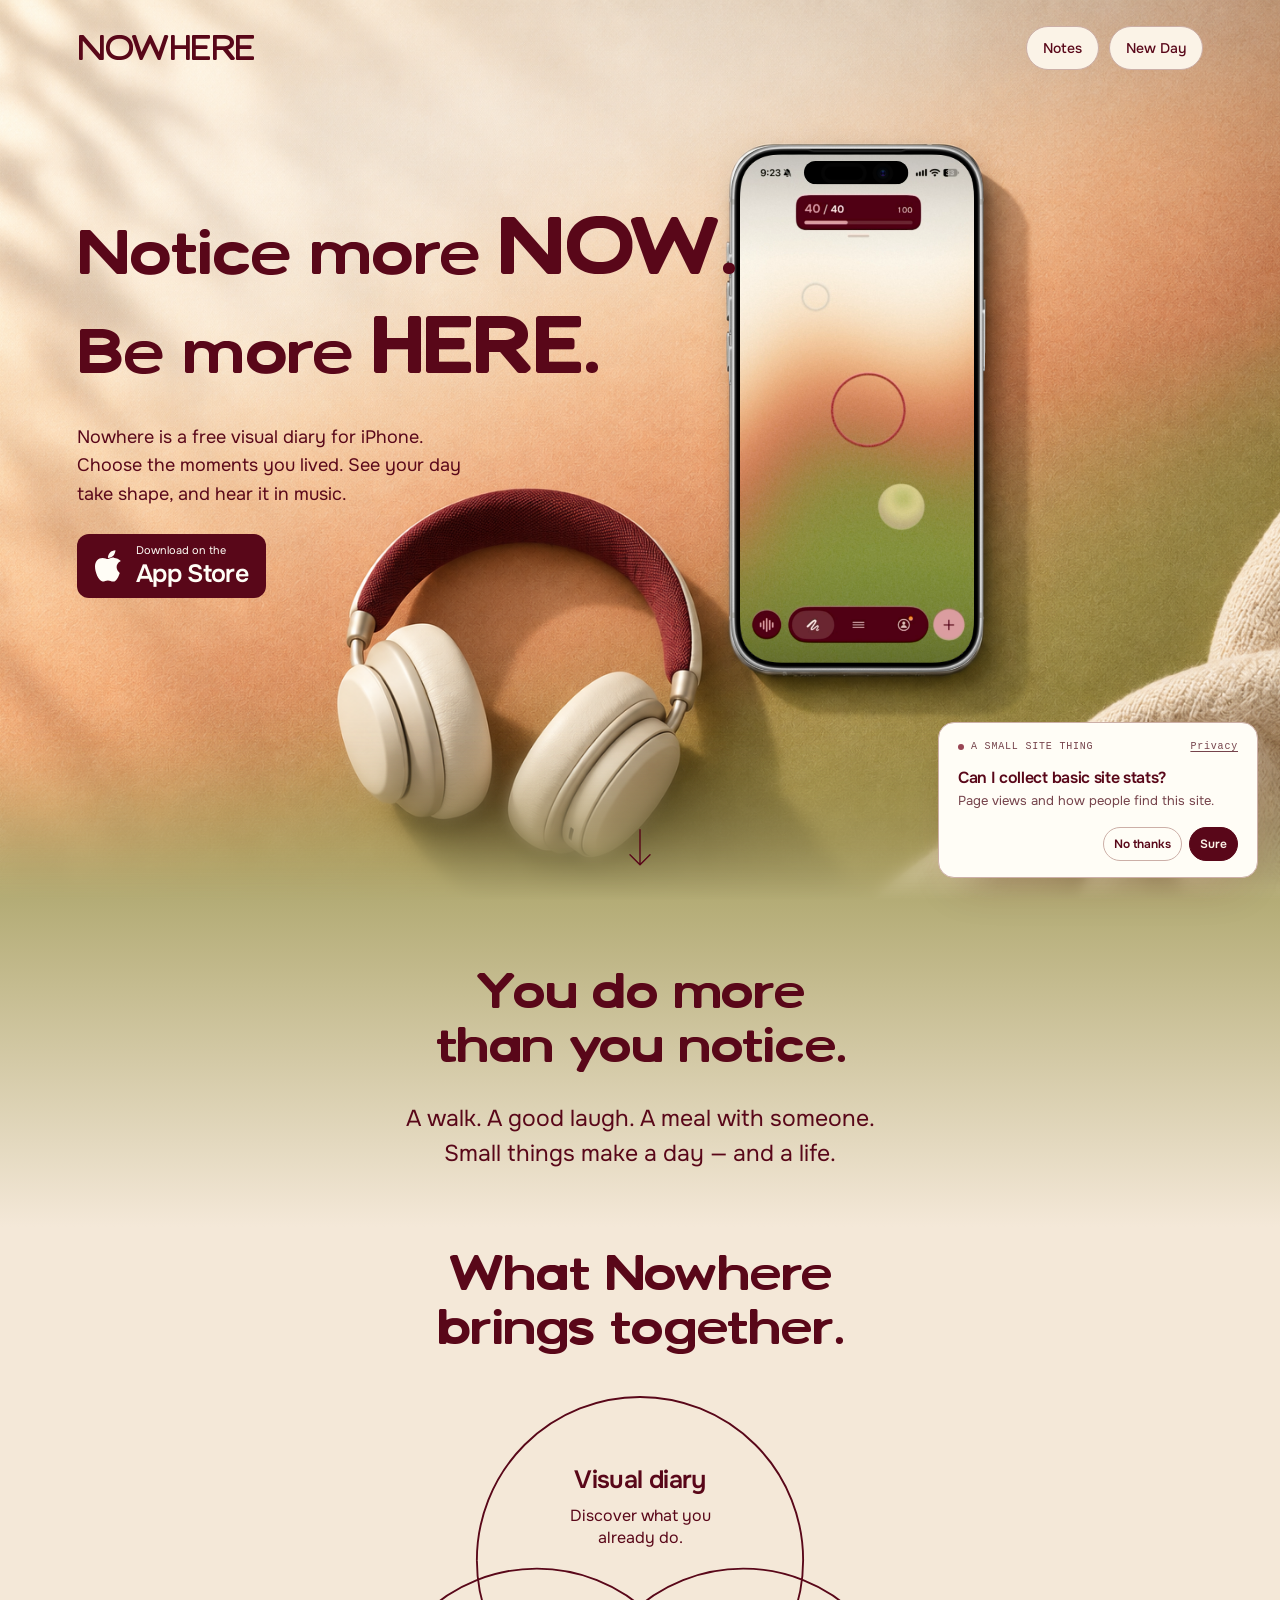
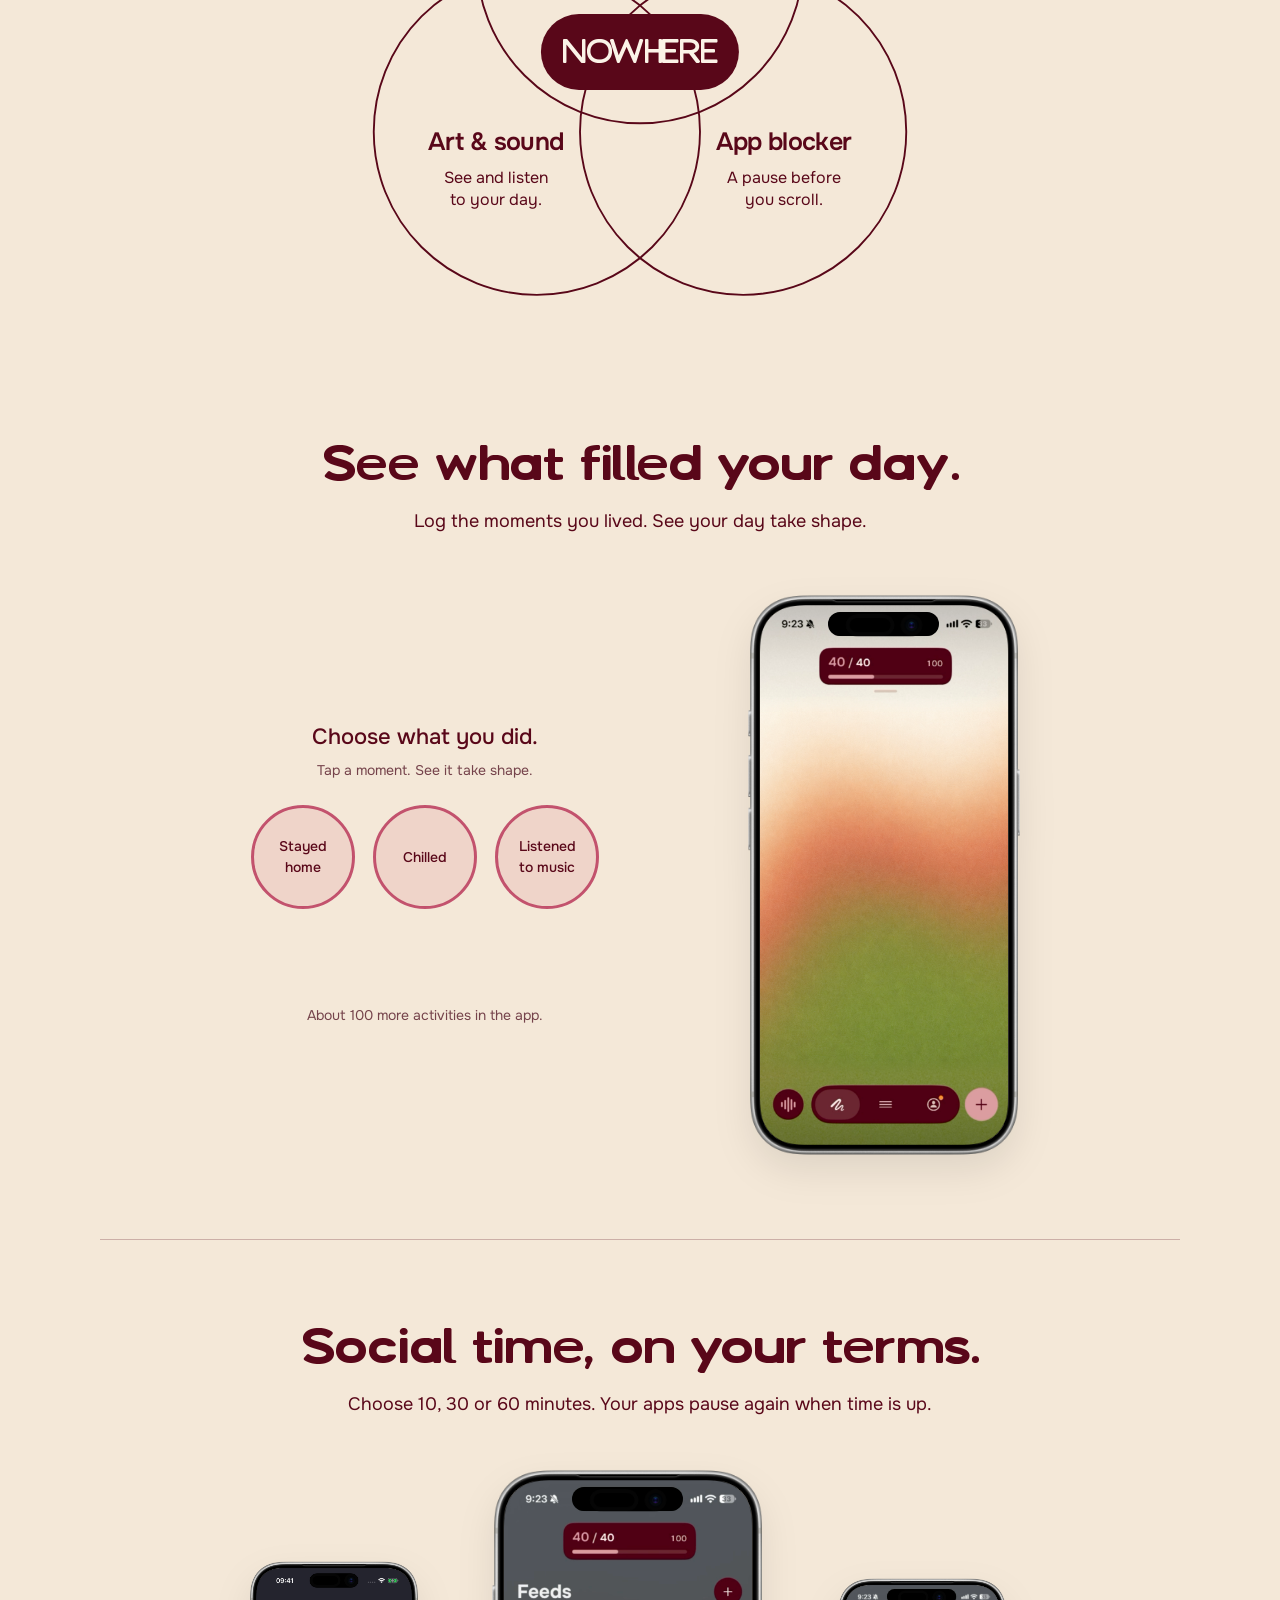
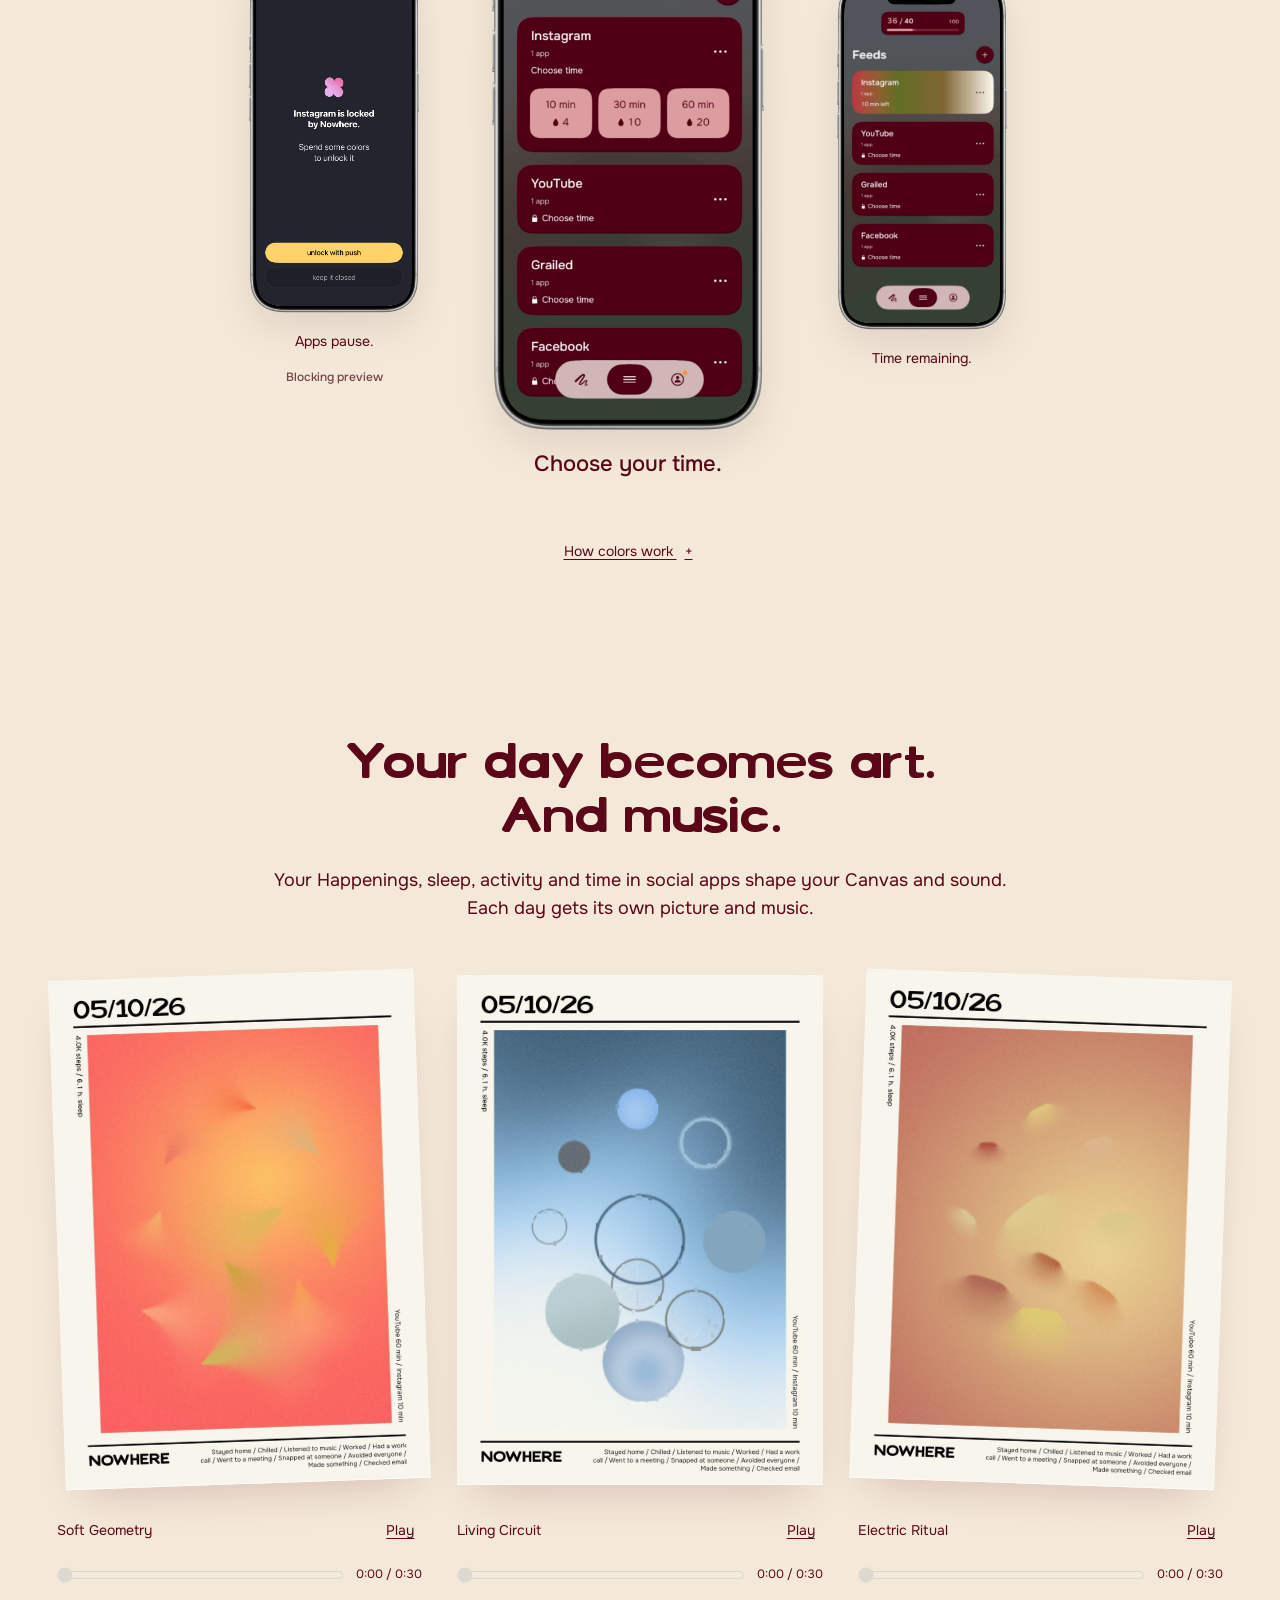
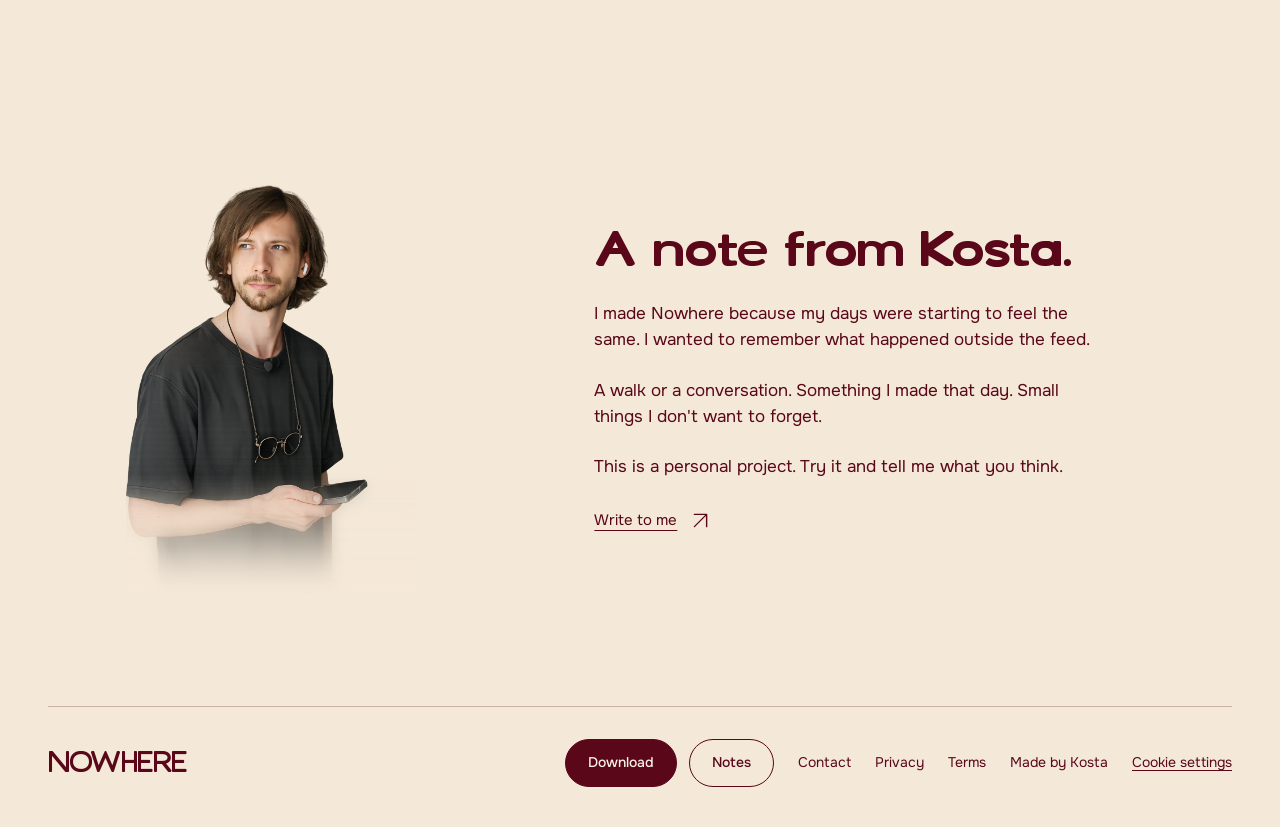
<file: index.html>
<!doctype html>
<html lang="en">
<head>
  <meta charset="utf-8">
  <meta name="viewport" content="width=device-width, initial-scale=1">
  <meta name="theme-color" content="#f1edc5">
  <meta name="description" content="A canvas of your day. Choose the little things you lived, see them take shape, and discover the patterns already in your life.">
  <meta name="google-site-verification" content="zrt524tIe_WqNTHSf52za0iAqjybwlXYNDJ03sdGlcY">
  <meta property="og:title" content="Nowhere — A canvas of your day">
  <meta property="og:description" content="Notice the little things. Give your day a picture.">
  <link rel="canonical" href="https://nowhere.pudan.me/">
  <meta property="og:url" content="https://nowhere.pudan.me/">
  <title>Nowhere — A canvas of your day</title>
  <link rel="icon" href="icon.svg" type="image/svg+xml">
  <link rel="preload" href="assets/Onest-Regular.ttf" as="font" type="font/ttf" crossorigin>
  <script src="theme-init.js?v=day30"></script>
  <link rel="stylesheet" href="style.css">
  <link rel="stylesheet" href="revision.css?v=day34">
  <script src="themes.js?v=day34" defer></script>
  <script src="site-intro.js?v=day30" defer></script>
  <script src="hero.js?v=day30" defer></script>
  <script src="colors-help.js?v=day8" defer></script>
  <script src="diary-preview.js?v=day31" defer></script>
  <script src="supplied-music.js?v=day27" defer></script>
  <link rel="stylesheet" href="/analytics.css">
  <script src="/analytics.js" defer></script>
</head>
<body>
<div class="site-intro" id="site-intro" aria-hidden="true"><span>NOWHERE</span></div>
<a class="skip-link" href="#main">Skip to content</a>
<header class="site-header wrap">
  <a class="wordmark" href="#top" aria-label="Nowhere home">NOWHERE</a>
  <div class="header-actions">
    <a class="new-day header-blog" href="/blog/">Notes</a>
    <button class="new-day" id="new-day" type="button">New Day</button>
  </div>
  <span id="theme-status" class="sr-only" role="status"></span>
</header>
<main id="main">
  <section class="hero-world" id="top" aria-labelledby="hero-title">
    <div class="object-scene">
      <img class="scene-photo" src="assets/hero-blue-gold-v12.png" width="1536" height="1024" alt="A blue and yellow still life with a phone, coffee, a croissant, water and sunglasses" fetchpriority="high">
      <div class="hero-device device-frame">
      <div class="phone-display device-screen" id="hero-display">
        <img id="hero-poster" src="assets/hero-yellow-final-v14.png" width="576" height="1280" alt="A Nowhere Canvas with blue, gold and teal rays for a hangover, coffee and lunch">
        <video id="hero-video" muted playsinline preload="none" hidden aria-label="Nowhere launch, empty Canvas, three moments selected, app unlocked, then the yellow Canvas"></video>
        <span class="phone-island" aria-hidden="true"></span>
      </div>
      <img class="device-artwork" src="assets/iphone-17-pro-silver.png" width="1350" height="2760" alt="" aria-hidden="true">
      </div>
      <button class="recording-toggle" id="hero-playback" type="button" aria-controls="hero-video" aria-label="Play video" hidden><span>Play video</span></button>
    </div>
    <div class="world-copy">
      <h1 id="hero-title"><span>Notice more <strong>NOW.</strong></span><span>Be more <strong>HERE.</strong></span></h1>
      <p>Nowhere is a free visual diary for iPhone. Choose the moments you lived. See your day take shape, and hear it in music.</p>
      <div class="world-actions"><a class="store-badge " href="https://apps.apple.com/app/nowhere-screen-time-control/id6753218397" aria-label="Download Nowhere on the App Store"><svg viewBox="0 0 26 30" aria-hidden="true"><path d="M17 5c1-1 2-3 2-5-2 0-4 1-5 2-1 1-2 3-2 5 2 0 4-1 5-2ZM23 21c-1 3-3 8-6 8-2 0-3-1-5-1s-3 1-5 1C3 28 0 20 0 15 0 10 3 7 7 7c2 0 4 1 5 1s4-2 6-1c2 0 4 1 6 3-6 3-4 9-1 11Z"/></svg><span><small>Download on the</small><strong>App Store</strong></span></a></div>
    </div>
    <a class="scroll-cue" href="#manifesto-title" aria-label="Discover Nowhere"><svg viewBox="0 0 30 48" aria-hidden="true"><path d="M15 2v42M3 32l12 12 12-12"/></svg></a>
  </section>

  <section class="manifesto" aria-labelledby="manifesto-title">
    <div class="wrap">
      <h2 id="manifesto-title">You do more<br>than you notice.</h2>
      <p>A walk. A good laugh. A meal with someone. <br>Small things make a day — and a life.</p>
    </div>
  </section>


  <section class="clover-section" id="possibilities" aria-labelledby="clover-title">
    <div class="clover-layout wrap">
      <div class="clover-intro"><h2 id="clover-title">What Nowhere brings together.</h2></div>
      <div class="clover-diagram" role="img" aria-label="Nowhere brings together a visual diary, personal art and sound, and an app blocker">
        <svg viewBox="0 0 640 565" aria-hidden="true"><path d="M146 190a174 174 0 1 0 348 0 174 174 0 1 0-348 0M36 373a174 174 0 1 0 348 0 174 174 0 1 0-348 0M256 373a174 174 0 1 0 348 0 174 174 0 1 0-348 0" fill="none" stroke="currentColor" stroke-width="2"/></svg>
        <div class="clover-label top"><strong>Visual diary</strong><span>Discover what you<br>already do.</span></div><div class="clover-label left"><strong>Art &amp; sound</strong><span>See and listen<br>to your day.</span></div><div class="clover-label right"><strong>App blocker</strong><span>A pause before<br>you scroll.</span></div><span class="clover-center">NOWHERE</span>
      </div>
    </div>
  </section>


  <section class="how-section product-section" id="how" aria-labelledby="how-title">
    <div class="wrap">
      <header class="product-heading">
        <h2 id="how-title">See what filled your day.</h2>
        <p>Log the moments you lived. See your day take shape.</p>
      </header>
      <div class="diary-composition">
        <div class="diary-moments">
          <div class="diary-input-caption">
            <h3>Choose what you did.</h3>
            <p>Tap a moment. See it take shape.</p>
          </div>
          <ul class="moment-examples" aria-label="Choose moments for your Canvas preview">
            <li><button type="button" data-canvas-moment="first" aria-label="Had a hangover" aria-pressed="false" aria-controls="diary-preview"><svg class="moment-visual" viewBox="-170 -170 340 340" aria-hidden="true"><path class="moment-circle" d="M164 0A164 164 0 1 0-164 0 164 164 0 1 0 164 0Z"/><path class="moment-shape" data-morph-path/></svg><img class="moment-ray" src="assets/ray-hangover-figma.png" alt="" aria-hidden="true" width="1246" height="1130"><span class="moment-label">Had a<br>hangover</span></button></li>
            <li><button type="button" data-canvas-moment="second" aria-label="Had coffee" aria-pressed="false" aria-controls="diary-preview"><svg class="moment-visual" viewBox="-170 -170 340 340" aria-hidden="true"><path class="moment-circle" d="M164 0A164 164 0 1 0-164 0 164 164 0 1 0 164 0Z"/><path class="moment-shape" data-morph-path/></svg><img class="moment-ray" src="assets/ray-coffee-figma.png" alt="" aria-hidden="true" width="1246" height="1130"><span class="moment-label">Had<br>coffee</span></button></li>
            <li><button type="button" data-canvas-moment="third" aria-label="Had lunch" aria-pressed="false" aria-controls="diary-preview"><svg class="moment-visual" viewBox="-170 -170 340 340" aria-hidden="true"><path class="moment-circle" d="M164 0A164 164 0 1 0-164 0 164 164 0 1 0 164 0Z"/><path class="moment-shape" data-morph-path/></svg><img class="moment-ray" src="assets/ray-lunch-figma.png" alt="" aria-hidden="true" width="1246" height="1130"><span class="moment-label">Had<br>lunch</span></button></li>
          </ul>
          <p class="moment-catalog-note">About 100 more activities in the app.</p>
        </div>
        <figure class="native-example diary-canvas">
          <div class="capture-frame device-frame">
            <div class="device-screen diary-demo" id="diary-preview" role="img" aria-labelledby="canvas-preview-title">
              <img class="demo-backdrop" id="diary-backdrop" src="assets/canvas-demo-base-v12.png" width="841" height="1870" alt="" loading="lazy">
              <img class="demo-chrome" id="diary-chrome" src="assets/canvas-native-v12.png" width="576" height="1280" alt="" loading="lazy">
              <svg class="demo-shapes green-forms" viewBox="0 0 1179 2556" aria-hidden="true">
                <defs>
                  <radialGradient id="demo-flower" cx=".68" cy=".32" r=".9"><stop stop-color="#eff795"/><stop offset=".55" stop-color="#e9e782"/><stop offset="1" stop-color="#efd294"/></radialGradient>
                  <linearGradient id="demo-drop" x1="0" y1="1" x2="1" y2="0"><stop stop-color="#a0e5ae" stop-opacity=".68"/><stop offset="1" stop-color="#e3efb0"/></linearGradient>
                  <filter id="demo-soft" x="-10%" y="-10%" width="120%" height="120%"><feGaussianBlur stdDeviation="1.7"/></filter>
                </defs>
                <g transform="translate(328 710)"><g class="canvas-demo-form" data-green-form="first" fill="url(#demo-flower)" filter="url(#demo-soft)"><path data-result-path/></g></g>
                <g transform="translate(590 1278)"><g class="canvas-demo-form" data-green-form="second" filter="url(#demo-soft)"><path data-result-path fill="none" stroke="#e5c0e8" stroke-width="14" stroke-linejoin="round"/></g></g>
                <g transform="translate(864 1838)"><g class="canvas-demo-form" data-green-form="third" fill="url(#demo-drop)" filter="url(#demo-soft)"><path data-result-path/></g></g>
              </svg>
              <svg class="demo-shapes chill-forms" viewBox="0 0 384 848" aria-hidden="true">
                <defs>
                  <radialGradient id="demo-chill-orb" cx=".62" cy=".3" r=".73"><stop stop-color="#b8bc75"/><stop offset=".44" stop-color="#d8d593"/><stop offset="1" stop-color="#d7cc8f"/></radialGradient>
                  <filter id="demo-chill-soft" x="-10%" y="-10%" width="120%" height="120%"><feGaussianBlur stdDeviation=".7"/></filter>
                </defs>
                <g transform="translate(210 425) scale(.451852)"><g class="canvas-demo-form" data-chill-form="first"><path data-result-path fill="none" stroke="#ae4259" stroke-width="7" filter="url(#demo-chill-soft)"/></g></g>
                <g transform="translate(125 237) scale(.451852)"><g class="canvas-demo-form" data-chill-form="second"><path data-result-path fill="none" stroke="#d0cfbb" stroke-width="6" filter="url(#demo-chill-soft)"/></g></g>
                <g transform="translate(265 588) scale(.451852)"><g class="canvas-demo-form" data-chill-form="third"><path data-result-path fill="url(#demo-chill-orb)" filter="url(#demo-chill-soft)"/></g></g>
              </svg>
              <div class="yellow-forms" aria-hidden="true">
                <div class="ray-position ray-hangover"><img class="canvas-demo-form" data-yellow-form="first" src="assets/ray-hangover-figma.png" width="1246" height="1130" alt=""></div>
                <div class="ray-position ray-coffee"><img class="canvas-demo-form" data-yellow-form="second" src="assets/ray-coffee-figma.png" width="1246" height="1130" alt=""></div>
                <div class="ray-position ray-lunch"><img class="canvas-demo-form" data-yellow-form="third" src="assets/ray-lunch-figma.png" width="1246" height="1130" alt=""></div>
              </div>
              <span class="phone-island" aria-hidden="true"></span>
              <span id="canvas-preview-title" class="sr-only">Your Canvas preview. No moments selected.</span>
            </div>
            <img class="device-artwork" src="assets/iphone-17-pro-silver.png" width="1350" height="2760" alt="" aria-hidden="true" loading="lazy">
          </div>
          <p id="canvas-selection-status" class="sr-only" role="status"></p>
        </figure>
      </div>
    </div>
  </section>


  <section class="optional-section product-section" id="app-time" aria-labelledby="optional-title">
    <div class="wrap">
      <header class="product-heading">
        <h2 id="optional-title">Social time, on your terms.</h2>
        <p>Choose 10, 30 or 60 minutes. Your apps pause again when time is up.</p>
      </header>
      <div class="app-limit-composition">
        <figure class="native-example limit-before">
          <div class="capture-frame device-frame"><div class="device-screen"><img src="assets/app-blocked.png" width="1206" height="2622" alt="Blocking screen preview: Instagram is locked by Nowhere, with options to unlock or keep it closed" loading="lazy"></div><img class="device-artwork" src="assets/iphone-17-pro-silver.png" width="1350" height="2760" alt="" aria-hidden="true" loading="lazy"></div>
          <figcaption><span class="desktop-caption">Apps pause.</span><span class="phone-caption">Before you open it</span><small>Blocking preview</small></figcaption>
        </figure>
        <figure class="native-example limit-choice">
          <div class="capture-frame device-frame"><div class="device-screen recorded-capture"><span class="phone-island" aria-hidden="true"></span><img id="feeds-choice" src="assets/feeds-instagram-choice-v15.png" width="576" height="1280" alt="Choose 10, 30 or 60 minutes to unlock Instagram" loading="lazy"></div><img class="device-artwork" src="assets/iphone-17-pro-silver.png" width="1350" height="2760" alt="" aria-hidden="true" loading="lazy"></div>
          <figcaption>Choose your time.</figcaption>
        </figure>
        <figure class="native-example limit-remaining">
          <div class="capture-frame device-frame"><div class="device-screen recorded-capture"><span class="phone-island" aria-hidden="true"></span><img id="feeds-active" src="assets/feeds-active-native-v12.png" width="576" height="1280" alt="Nowhere shows unlocked social apps and their remaining time" loading="lazy"></div><img class="device-artwork" src="assets/iphone-17-pro-silver.png" width="1350" height="2760" alt="" aria-hidden="true" loading="lazy"></div>
          <figcaption><span class="desktop-caption">Time remaining.</span><span class="phone-caption">When it is open</span><small class="phone-caption">Time remaining</small></figcaption>
        </figure>
        <button id="colors-help" class="colors-help" type="button" aria-haspopup="dialog" aria-controls="colors-info">How colors work <span aria-hidden="true">+</span></button>
      </div>
    </div>
  </section>

  <dialog id="colors-info" class="colors-dialog" aria-labelledby="colors-title">
    <div class="colors-dialog-content">
      <h3 id="colors-title">How colors work</h3>
      <p>Up to 100 colors a day.</p>
      <p>Sleep and steps from Apple Health: up to 20 each.</p>
      <p>10 moments you add to Canvas: up to 60.</p>
      <p>Spend colors to unlock apps.</p>
      <form method="dialog"><button type="submit">Close</button></form>
    </div>
  </dialog>

  <section class="day-examples-section" id="days" aria-labelledby="days-title">
    <div class="wrap">
      <div class="section-heading"><h2 id="days-title">Your day becomes art.<br>And music.</h2><p>Your Happenings, sleep, activity and time in social apps shape your Canvas and sound. <br>Each day gets its own picture and music.</p></div>
      <div class="day-examples" id="day-examples" tabindex="0" aria-label="Three example day posters">
        <div class="day-example">
        <figure class="day-poster example-poster">
          <img class="supplied-day-poster" src="assets/day-poster-coral-v17.jpeg" width="918" height="1280" loading="lazy" alt="Nowhere day poster with a coral glow and softly blurred triangular forms">
        </figure>
        <div class="day-music" data-track="Soft Geometry">
          <div class="day-music-heading"><span id="01-soft-geometry-title">Soft Geometry</span><button class="day-music-toggle" type="button" aria-label="Play Soft Geometry" aria-pressed="false" hidden>Play</button></div>
          <audio controls preload="none" aria-labelledby="01-soft-geometry-title" src="assets/01-soft-geometry-v22.m4a"></audio>
          <div class="day-music-seek" hidden><input type="range" min="0" max="30" step="0.1" value="0" aria-label="Seek in Soft Geometry" aria-valuetext="0:00 of 0:30" disabled><span class="day-music-time" aria-hidden="true">0:00 / 0:30</span></div>
          <span class="day-music-status" role="status"></span>
        </div>
        </div>
        <div class="day-example">
        <figure class="day-poster example-poster">
          <img class="supplied-day-poster" src="assets/day-poster-blue-v17.jpeg" width="918" height="1280" loading="lazy" alt="Nowhere day poster with blue circles and overlapping outlined rings">
        </figure>
        <div class="day-music" data-track="Living Circuit">
          <div class="day-music-heading"><span id="02-living-circuit-title">Living Circuit</span><button class="day-music-toggle" type="button" aria-label="Play Living Circuit" aria-pressed="false" hidden>Play</button></div>
          <audio controls preload="none" aria-labelledby="02-living-circuit-title" src="assets/02-living-circuit-v22.m4a"></audio>
          <div class="day-music-seek" hidden><input type="range" min="0" max="30" step="0.1" value="0" aria-label="Seek in Living Circuit" aria-valuetext="0:00 of 0:30" disabled><span class="day-music-time" aria-hidden="true">0:00 / 0:30</span></div>
          <span class="day-music-status" role="status"></span>
        </div>
        </div>
        <div class="day-example">
        <figure class="day-poster example-poster">
          <img class="supplied-day-poster" src="assets/day-poster-peach-v17.jpeg" width="918" height="1280" loading="lazy" alt="Nowhere day poster with softly blurred rounded forms in peach and yellow">
        </figure>
        <div class="day-music" data-track="Electric Ritual">
          <div class="day-music-heading"><span id="03-electric-ritual-title">Electric Ritual</span><button class="day-music-toggle" type="button" aria-label="Play Electric Ritual" aria-pressed="false" hidden>Play</button></div>
          <audio controls preload="none" aria-labelledby="03-electric-ritual-title" src="assets/03-electric-ritual-v22.m4a"></audio>
          <div class="day-music-seek" hidden><input type="range" min="0" max="30" step="0.1" value="0" aria-label="Seek in Electric Ritual" aria-valuetext="0:00 of 0:30" disabled><span class="day-music-time" aria-hidden="true">0:00 / 0:30</span></div>
          <span class="day-music-status" role="status"></span>
        </div>
        </div>
      </div>
    </div>
  </section>


  <section class="maker-section" id="maker" aria-labelledby="maker-title"><div class="maker-layout wrap"><div class="maker-photo"><img src="assets/kosta-portrait.png" width="1024" height="1536" loading="lazy" alt="Kosta, the maker of Nowhere"></div><div><h2 id="maker-title">A note from Kosta.</h2><p>I made Nowhere because my days were starting to feel the same. I wanted to remember what happened outside the feed.</p><p>A walk or a conversation. Something I made that day. Small things I don't want to forget.</p><p>This is a personal project. Try it and tell me what you think.</p><a class="text-link" href="mailto:kostill@gmail.com">Write to me <svg viewBox="0 0 24 24" aria-hidden="true"><path d="M5 19 19 5M5 5h14v14"/></svg></a></div></div></section>
</main>
<footer class="site-footer" id="footer"><div class="footer-layout wrap"><a class="wordmark" href="#top">NOWHERE</a><nav class="footer-actions" aria-label="Get Nowhere and read the blog"><a class="footer-download" href="https://apps.apple.com/app/nowhere-screen-time-control/id6753218397" aria-label="Download Nowhere on the App Store">Download</a><a class="footer-blog" href="/blog/">Notes</a></nav><nav class="footer-links" aria-label="Contact, legal and personal links"><a href="mailto:kostill@gmail.com">Contact</a><a href="https://nowhere.pudan.me/privacy.html">Privacy</a><a href="https://nowhere.pudan.me/terms.html">Terms</a><a href="https://www.pudan.me/" aria-label="Kosta's personal website">Made by Kosta</a></nav></div></footer>
</body>
</html>
</file>
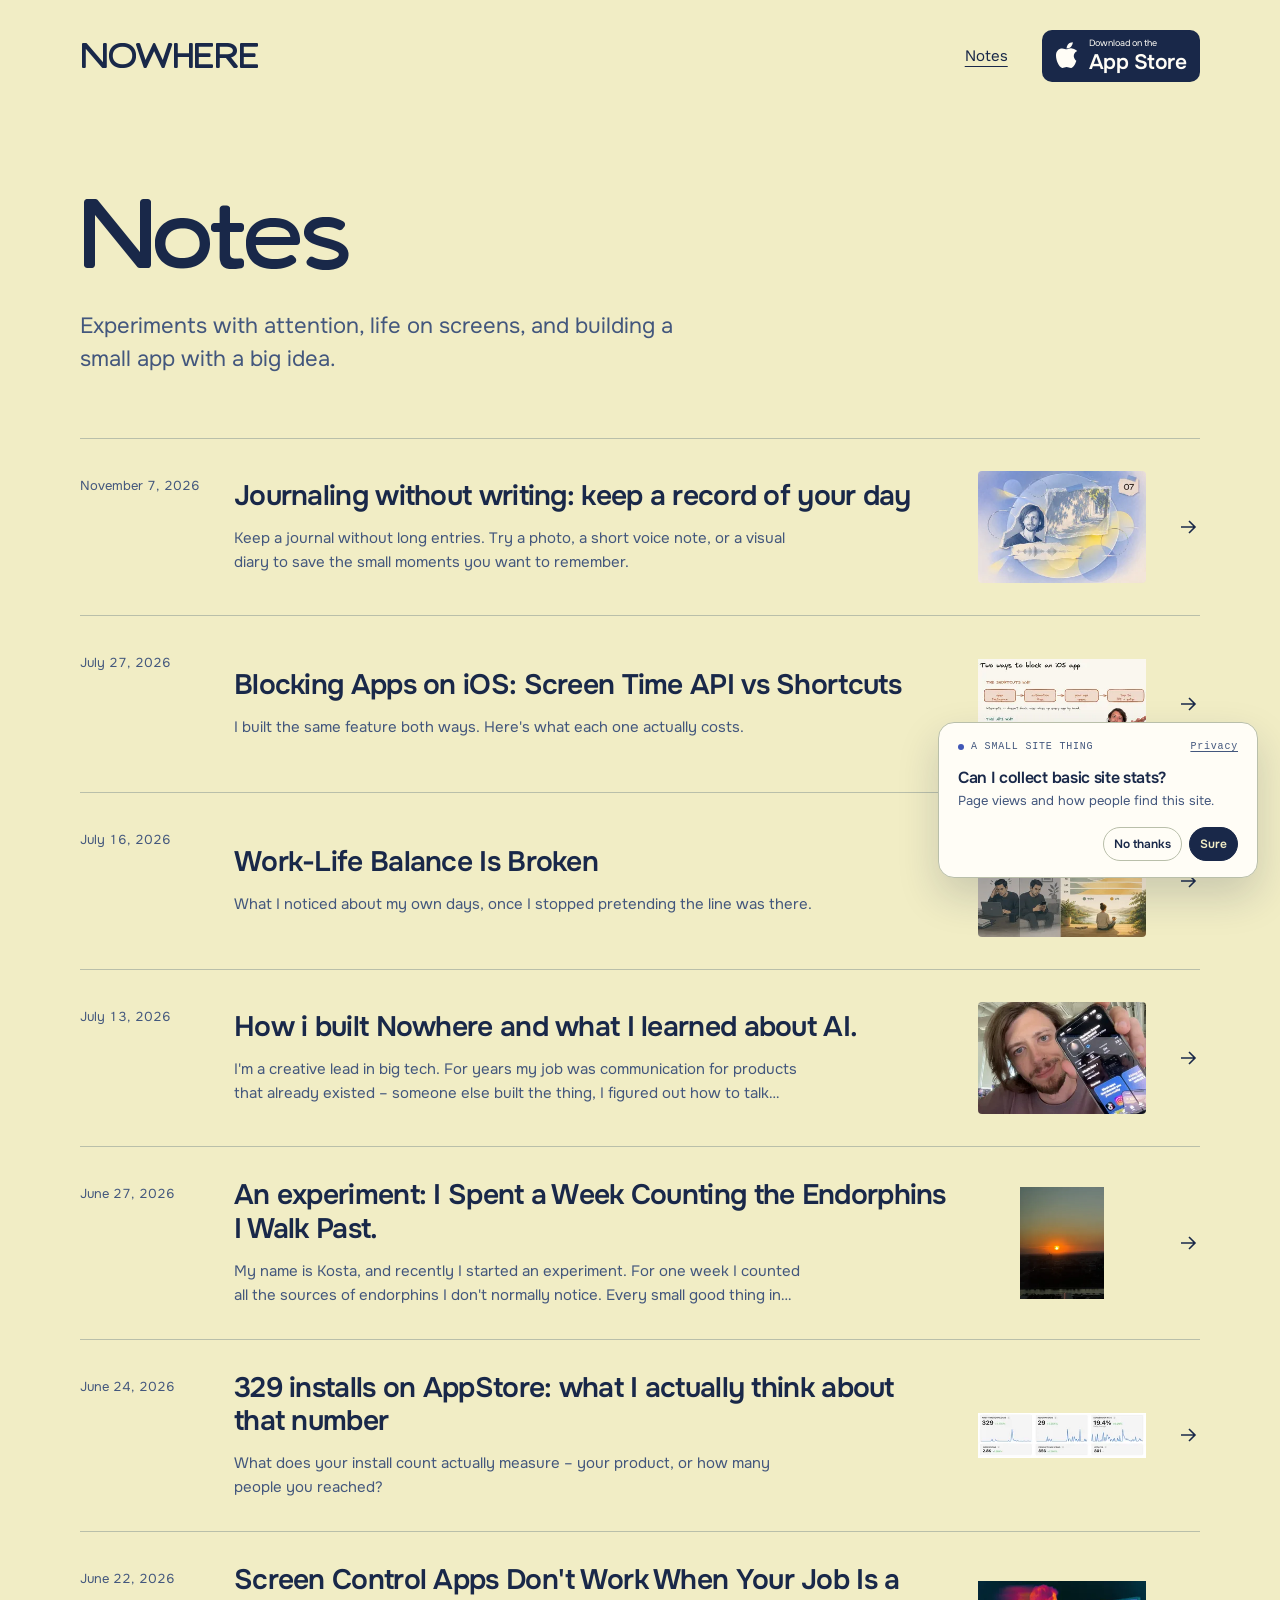
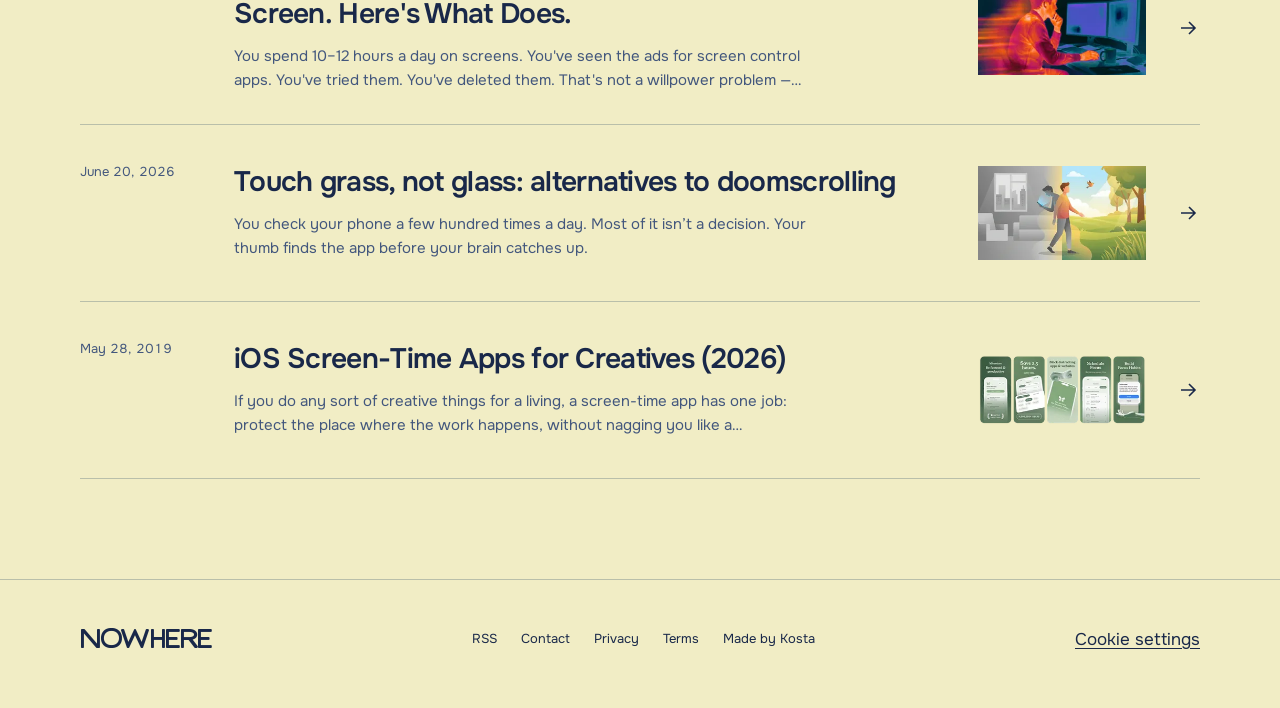
<file: blog/index.html>
<!doctype html>
<html lang="en">
<head>
<meta charset="utf-8">
<meta name="viewport" content="width=device-width, initial-scale=1">
<title>Notes — Nowhere</title>
<meta name="description" content="Notes and experiments about attention, screens, and building Nowhere.">
<meta name="author" content="Kosta Pudan">
<link rel="canonical" href="https://nowhere.pudan.me/blog/">
<link rel="icon" href="/icon.svg" type="image/svg+xml">
<link rel="stylesheet" href="/blog/blog.css?v=nowhere-notes-20261103">
<link rel="alternate" type="application/rss+xml" title="Nowhere Notes" href="/blog/feed.xml">
<meta property="og:site_name" content="Nowhere">
<meta property="og:title" content="Notes">
<meta property="og:description" content="Notes and experiments about attention, screens, and building Nowhere.">
<meta property="og:type" content="website">
<meta property="og:url" content="https://nowhere.pudan.me/blog/">
<meta property="og:image" content="https://nowhere.pudan.me/blog/assets/blocking-apps-on-ios-screen-time-api-vs-shortcuts-01-w1280.webp">
<meta property="og:image:width" content="1280">
<meta property="og:image:height" content="679">
<meta property="og:image:alt" content="Diagram comparing the Shortcuts and Screen Time API paths for blocking an iOS app">
<meta property="og:locale" content="en_US">
<meta name="twitter:card" content="summary_large_image">
<meta name="twitter:title" content="Notes">
<meta name="twitter:description" content="Notes and experiments about attention, screens, and building Nowhere.">
<meta name="twitter:image" content="https://nowhere.pudan.me/blog/assets/blocking-apps-on-ios-screen-time-api-vs-shortcuts-01-w1280.webp">
<meta name="twitter:image:alt" content="Diagram comparing the Shortcuts and Screen Time API paths for blocking an iOS app">
<script type="application/ld+json">{"@context": "https://schema.org", "@type": "CollectionPage", "@id": "https://nowhere.pudan.me/blog/", "url": "https://nowhere.pudan.me/blog/", "name": "Notes", "description": "Notes and experiments about attention, screens, and building Nowhere.", "inLanguage": "en", "isPartOf": {"@type": "WebSite", "name": "Nowhere", "url": "https://nowhere.pudan.me/"}, "mainEntity": {"@type": "ItemList", "itemListElement": [{"@type": "ListItem", "position": 1, "url": "https://nowhere.pudan.me/blog/journaling-without-writing/", "name": "Journaling without writing: keep a record of your day"}, {"@type": "ListItem", "position": 2, "url": "https://nowhere.pudan.me/blog/blocking-apps-on-ios-screen-time-api-vs-shortcuts/", "name": "Blocking Apps on iOS: Screen Time API vs Shortcuts"}, {"@type": "ListItem", "position": 3, "url": "https://nowhere.pudan.me/blog/work-life-balance-is-broken/", "name": "Work-Life Balance Is Broken"}, {"@type": "ListItem", "position": 4, "url": "https://nowhere.pudan.me/blog/how-i-built-nowhere-and-what-i-learned-about-ai/", "name": "How i built Nowhere and what I learned about AI."}, {"@type": "ListItem", "position": 5, "url": "https://nowhere.pudan.me/blog/an-experiment-i-spent-a-week-counting-the-endorphins-i-walk-past/", "name": "An experiment: I Spent a Week Counting the Endorphins I Walk Past."}, {"@type": "ListItem", "position": 6, "url": "https://nowhere.pudan.me/blog/329-installs-on-appstore-what-i-actually-think-about-that-number/", "name": "329 installs on AppStore: what I actually think about that number"}, {"@type": "ListItem", "position": 7, "url": "https://nowhere.pudan.me/blog/how-to-take-rest-from-screens-when-you-work-remotely/", "name": "Screen Control Apps Don't Work When Your Job Is a Screen. Here's What Does."}, {"@type": "ListItem", "position": 8, "url": "https://nowhere.pudan.me/blog/touch-grass-not-glass-alternatives-to-doomscrolling/", "name": "Touch grass, not glass: alternatives to doomscrolling"}, {"@type": "ListItem", "position": 9, "url": "https://nowhere.pudan.me/blog/ios-screen-time-apps-for-creatives-2026/", "name": "iOS Screen-Time Apps for Creatives (2026)"}]}}</script>
  <link rel="stylesheet" href="/analytics.css">
  <script src="/analytics.js" defer></script>
</head>
<body>
<a class="skip-link" href="#main">Skip to content</a><header class="wrap"><nav class="site-nav" aria-label="Main navigation"><a class="wordmark" href="/" aria-label="Nowhere home">NOWHERE</a><div class="nav-right"><a class="nav-link" href="/blog/" aria-current="page">Notes</a><a class="store-badge" href="https://apps.apple.com/app/nowhere-screen-time-control/id6753218397" aria-label="Download Nowhere on the App Store"><svg viewBox="0 0 26 30" aria-hidden="true"><path d="M17 5c1-1 2-3 2-5-2 0-4 1-5 2-1 1-2 3-2 5 2 0 4-1 5-2ZM23 21c-1 3-3 8-6 8-2 0-3-1-5-1s-3 1-5 1C3 28 0 20 0 15 0 10 3 7 7 7c2 0 4 1 5 1s4-2 6-1c2 0 4 1 6 3-6 3-4 9-1 11Z"/></svg><span><small>Download on the</small><strong>App Store</strong></span></a></div></nav></header><main id="main" class="wrap"><header class="blog-head"><h1>Notes</h1><p class="blog-intro">Experiments with attention, life on screens, and building a small app with a big idea.</p></header><ol class="post-list" aria-label="Articles"><li class="post-row"><a class="post-link" href="/blog/journaling-without-writing/"><time class="post-date" datetime="2026-11-07">November 7, 2026</time><div class="post-copy"><h2>Journaling without writing: keep a record of your day</h2><p>Keep a journal without long entries. Try a photo, a short voice note, or a visual diary to save the small moments you want to remember.</p></div><img class="post-thumb" src="/blog/assets/journaling-without-writing-cover-w640.webp" srcset="/blog/assets/journaling-without-writing-cover-w320.webp 320w, /blog/assets/journaling-without-writing-cover-w640.webp 640w, /blog/assets/journaling-without-writing-cover-w1280.webp 1280w" sizes="(max-width: 600px) 96px, 168px" width="1536" height="1024" alt="Collage of a portrait, a photograph, a voice waveform and geometric shapes representing a day&#x27;s journal" loading="lazy" decoding="async"><svg class="post-arrow" viewBox="0 0 24 24" aria-hidden="true"><path d="M5 12h14M13 6l6 6-6 6"/></svg></a></li><li class="post-row"><a class="post-link" href="/blog/blocking-apps-on-ios-screen-time-api-vs-shortcuts/"><time class="post-date" datetime="2026-07-27">July 27, 2026</time><div class="post-copy"><h2>Blocking Apps on iOS: Screen Time API vs Shortcuts</h2><p>I built the same feature both ways. Here&#x27;s what each one actually costs.</p></div><img class="post-thumb" src="/blog/assets/blocking-apps-on-ios-screen-time-api-vs-shortcuts-01-w320.webp" alt="Diagram comparing the Shortcuts and Screen Time API paths for blocking an iOS app" loading="lazy" decoding="async" width="1614" height="856" srcset="/blog/assets/blocking-apps-on-ios-screen-time-api-vs-shortcuts-01-w320.webp 320w, /blog/assets/blocking-apps-on-ios-screen-time-api-vs-shortcuts-01-w640.webp 640w" sizes="(max-width: 600px) 96px, 168px"><svg class="post-arrow" viewBox="0 0 24 24" aria-hidden="true"><path d="M5 12h14M13 6l6 6-6 6"/></svg></a></li><li class="post-row"><a class="post-link" href="/blog/work-life-balance-is-broken/"><time class="post-date" datetime="2026-07-16">July 16, 2026</time><div class="post-copy"><h2>Work-Life Balance Is Broken</h2><p>What I noticed about my own days, once I stopped pretending the line was there.</p></div><img class="post-thumb" src="/blog/assets/work-life-balance-is-broken-01-w320.webp" alt="Illustration comparing screen-filled workdays with moments of outdoor rest" loading="lazy" decoding="async" width="1536" height="1024" srcset="/blog/assets/work-life-balance-is-broken-01-w320.webp 320w, /blog/assets/work-life-balance-is-broken-01-w640.webp 640w" sizes="(max-width: 600px) 96px, 168px"><svg class="post-arrow" viewBox="0 0 24 24" aria-hidden="true"><path d="M5 12h14M13 6l6 6-6 6"/></svg></a></li><li class="post-row"><a class="post-link" href="/blog/how-i-built-nowhere-and-what-i-learned-about-ai/"><time class="post-date" datetime="2026-07-13">July 13, 2026</time><div class="post-copy"><h2>How i built Nowhere and what I learned about AI.</h2><p>I&#x27;m a creative lead in big tech. For years my job was communication for products that already existed – someone else built the thing, I figured out how to talk…</p></div><img class="post-thumb" src="/blog/assets/how-i-built-nowhere-and-what-i-learned-about-ai-01-w320.webp" alt="Kosta holding a phone displaying Nowhere" loading="lazy" decoding="async" width="1440" height="960" srcset="/blog/assets/how-i-built-nowhere-and-what-i-learned-about-ai-01-w320.webp 320w, /blog/assets/how-i-built-nowhere-and-what-i-learned-about-ai-01-w640.webp 640w" sizes="(max-width: 600px) 96px, 168px"><svg class="post-arrow" viewBox="0 0 24 24" aria-hidden="true"><path d="M5 12h14M13 6l6 6-6 6"/></svg></a></li><li class="post-row"><a class="post-link" href="/blog/an-experiment-i-spent-a-week-counting-the-endorphins-i-walk-past/"><time class="post-date" datetime="2026-06-27">June 27, 2026</time><div class="post-copy"><h2>An experiment: I Spent a Week Counting the Endorphins I Walk Past.</h2><p>My name is Kosta, and recently I started an experiment. For one week I counted all the sources of endorphins I don&#x27;t normally notice. Every small good thing in…</p></div><img class="post-thumb" src="/blog/assets/an-experiment-i-spent-a-week-counting-the-endorphins-i-walk-past-01-w320.webp" alt="Sun setting over a distant horizon" loading="lazy" decoding="async" width="960" height="1280" srcset="/blog/assets/an-experiment-i-spent-a-week-counting-the-endorphins-i-walk-past-01-w320.webp 320w, /blog/assets/an-experiment-i-spent-a-week-counting-the-endorphins-i-walk-past-01-w640.webp 640w" sizes="(max-width: 600px) 96px, 168px"><svg class="post-arrow" viewBox="0 0 24 24" aria-hidden="true"><path d="M5 12h14M13 6l6 6-6 6"/></svg></a></li><li class="post-row"><a class="post-link" href="/blog/329-installs-on-appstore-what-i-actually-think-about-that-number/"><time class="post-date" datetime="2026-06-24">June 24, 2026</time><div class="post-copy"><h2>329 installs on AppStore: what I actually think about that number</h2><p>What does your install count actually measure – your product, or how many people you reached?</p></div><img class="post-thumb" src="/blog/assets/329-installs-on-appstore-what-i-actually-think-about-that-number-01-w320.webp" alt="App Store analytics showing 329 installs and activity graphs" loading="lazy" decoding="async" width="2270" height="620" srcset="/blog/assets/329-installs-on-appstore-what-i-actually-think-about-that-number-01-w320.webp 320w, /blog/assets/329-installs-on-appstore-what-i-actually-think-about-that-number-01-w640.webp 640w" sizes="(max-width: 600px) 96px, 168px"><svg class="post-arrow" viewBox="0 0 24 24" aria-hidden="true"><path d="M5 12h14M13 6l6 6-6 6"/></svg></a></li><li class="post-row"><a class="post-link" href="/blog/how-to-take-rest-from-screens-when-you-work-remotely/"><time class="post-date" datetime="2026-06-22">June 22, 2026</time><div class="post-copy"><h2>Screen Control Apps Don&#x27;t Work When Your Job Is a Screen. Here&#x27;s What Does.</h2><p>You spend 10–12 hours a day on screens. You&#x27;ve seen the ads for screen control apps. You&#x27;ve tried them. You&#x27;ve deleted them. That&#x27;s not a willpower problem —…</p></div><img class="post-thumb" src="/blog/assets/how-to-take-rest-from-screens-when-you-work-remotely-01-w320.webp" alt="Thermal-style illustration of a person working at two screens" loading="lazy" decoding="async" width="1376" height="768" srcset="/blog/assets/how-to-take-rest-from-screens-when-you-work-remotely-01-w320.webp 320w, /blog/assets/how-to-take-rest-from-screens-when-you-work-remotely-01-w640.webp 640w" sizes="(max-width: 600px) 96px, 168px"><svg class="post-arrow" viewBox="0 0 24 24" aria-hidden="true"><path d="M5 12h14M13 6l6 6-6 6"/></svg></a></li><li class="post-row"><a class="post-link" href="/blog/touch-grass-not-glass-alternatives-to-doomscrolling/"><time class="post-date" datetime="2026-06-20">June 20, 2026</time><div class="post-copy"><h2>Touch grass, not glass: alternatives to doomscrolling</h2><p>You check your phone a few hundred times a day. Most of it isn’t a decision. Your thumb finds the app before your brain catches up.</p></div><img class="post-thumb" src="/blog/assets/touch-grass-not-glass-alternatives-to-doomscrolling-01-w320.webp" alt="Illustration of a person stepping away from a gray room into a green outdoor scene" loading="lazy" decoding="async" width="1376" height="768" srcset="/blog/assets/touch-grass-not-glass-alternatives-to-doomscrolling-01-w320.webp 320w, /blog/assets/touch-grass-not-glass-alternatives-to-doomscrolling-01-w640.webp 640w" sizes="(max-width: 600px) 96px, 168px"><svg class="post-arrow" viewBox="0 0 24 24" aria-hidden="true"><path d="M5 12h14M13 6l6 6-6 6"/></svg></a></li><li class="post-row"><a class="post-link" href="/blog/ios-screen-time-apps-for-creatives-2026/"><time class="post-date" datetime="2019-05-28">May 28, 2019</time><div class="post-copy"><h2>iOS Screen-Time Apps for Creatives (2026)</h2><p>If you do any sort of creative things for a living, a screen-time app has one job: protect the place where the work happens, without nagging you like a…</p></div><img class="post-thumb" src="/blog/assets/ios-screen-time-apps-for-creatives-2026-01-w320.webp" alt="Promotional screenshots of a screen-time app on green backgrounds" loading="lazy" decoding="async" width="2500" height="1048" srcset="/blog/assets/ios-screen-time-apps-for-creatives-2026-01-w320.webp 320w, /blog/assets/ios-screen-time-apps-for-creatives-2026-01-w640.webp 640w" sizes="(max-width: 600px) 96px, 168px"><svg class="post-arrow" viewBox="0 0 24 24" aria-hidden="true"><path d="M5 12h14M13 6l6 6-6 6"/></svg></a></li></ol></main><footer class="blog-footer"><div class="wrap footer-inner"><a class="wordmark" href="/">NOWHERE</a><div class="footer-links"><a href="/blog/feed.xml">RSS</a><a href="mailto:kostill@gmail.com">Contact</a><a href="/privacy.html">Privacy</a><a href="/terms.html">Terms</a><a href="https://www.pudan.me/">Made by Kosta</a></div></div></footer></body></html>
</file>
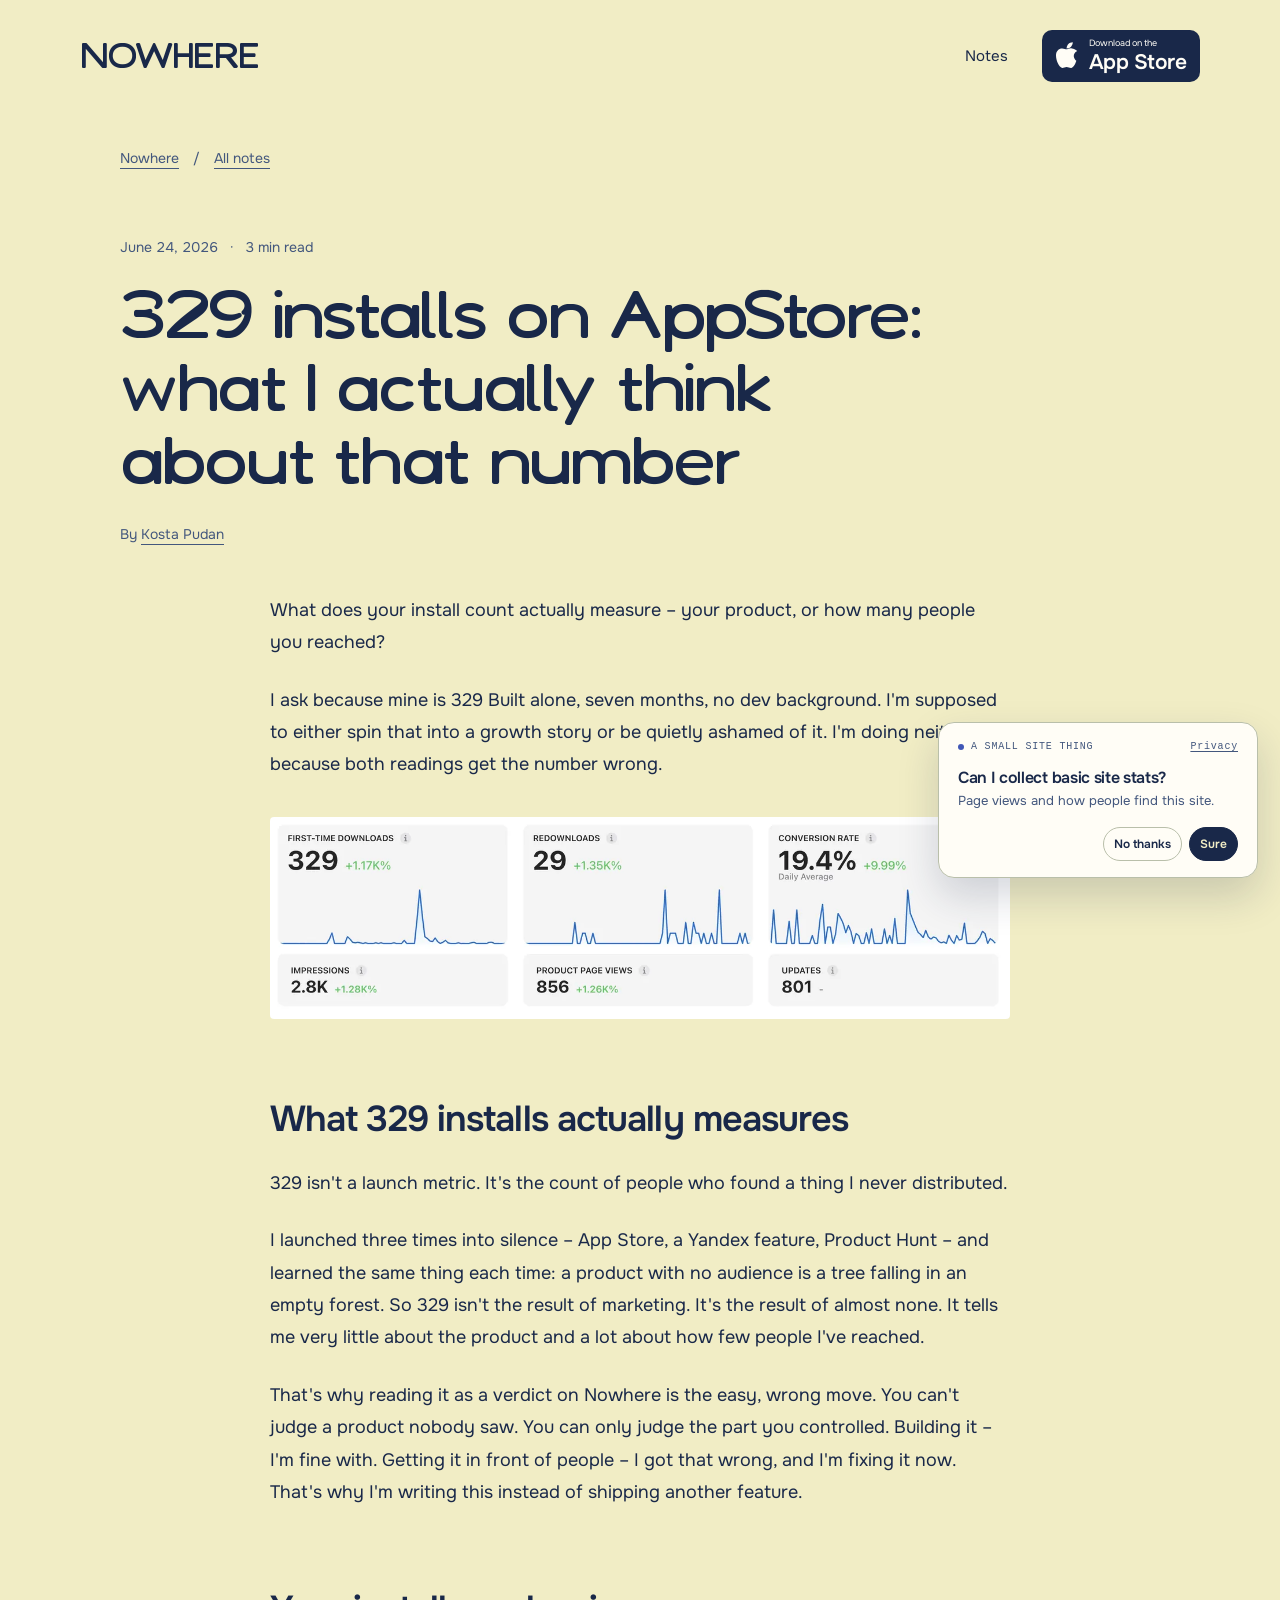
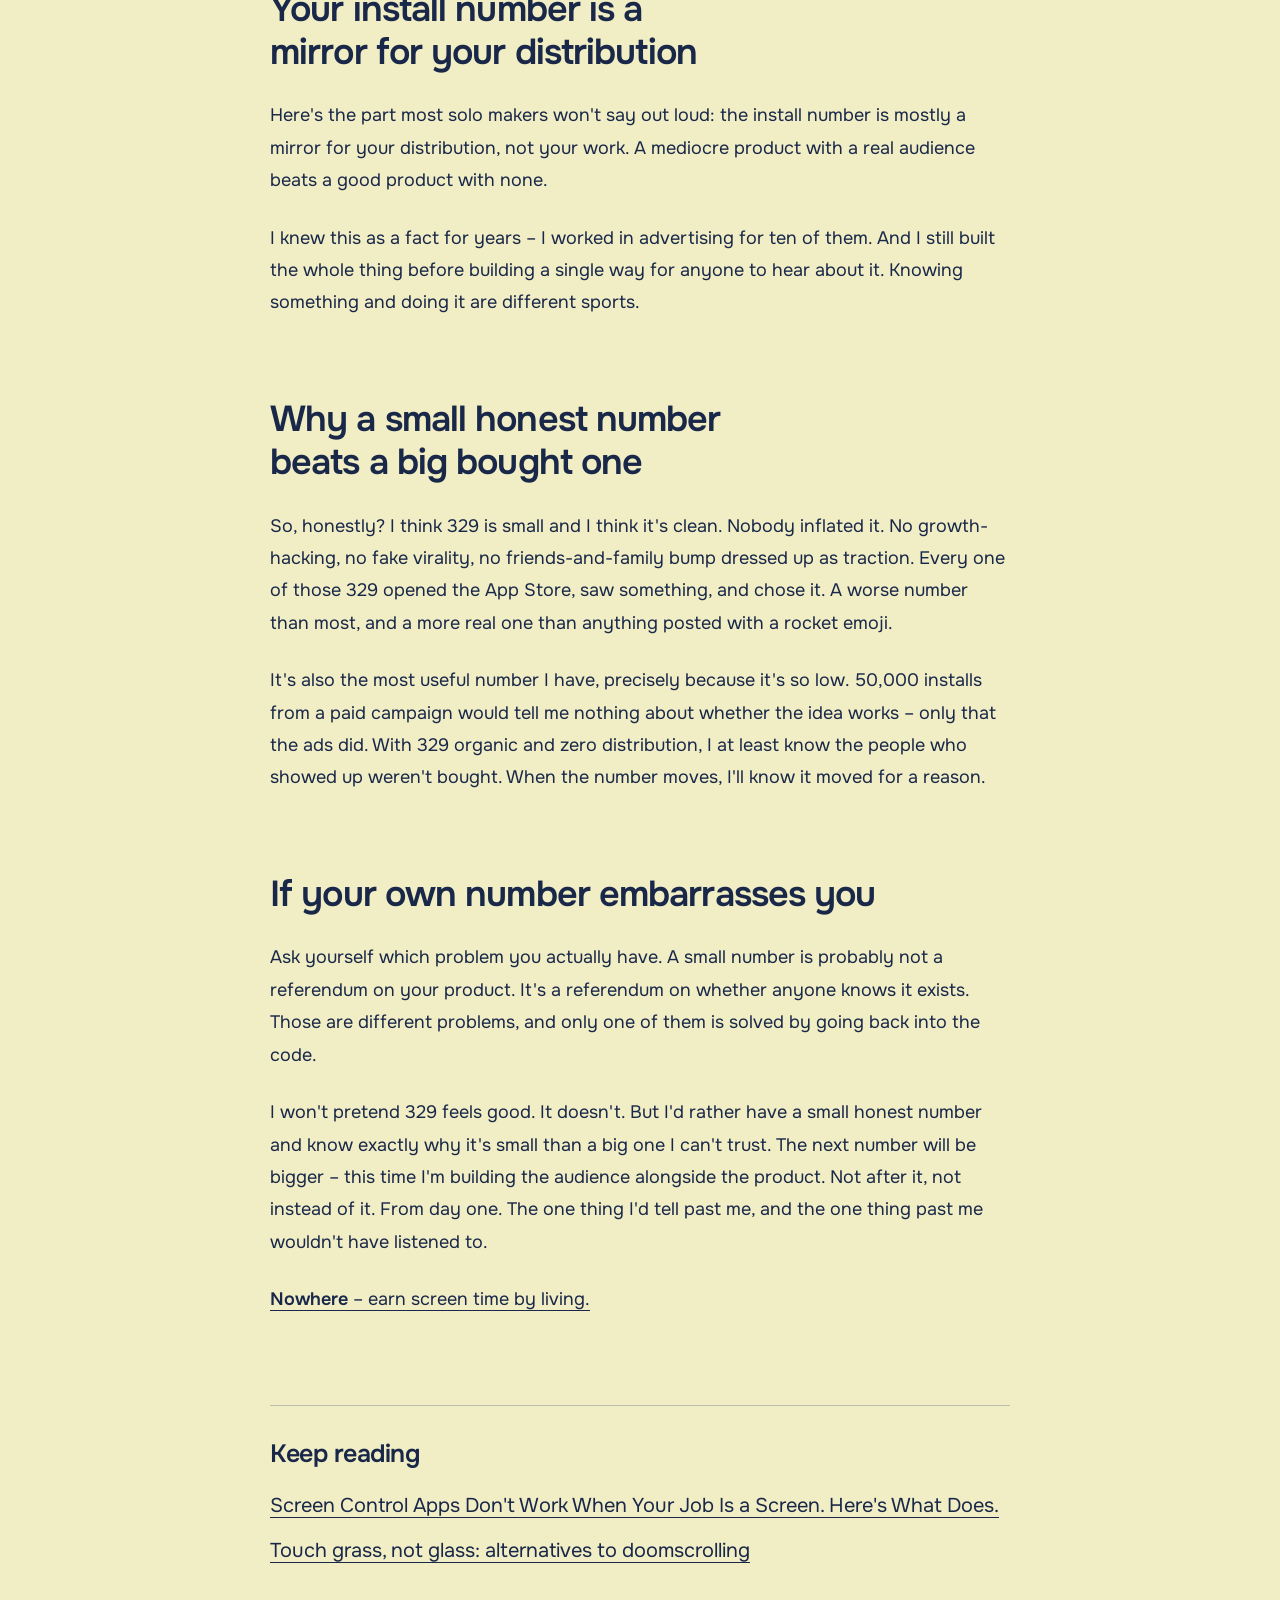
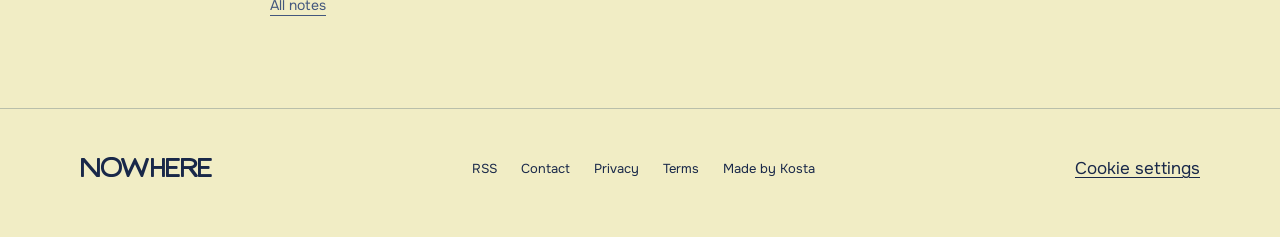
<file: blog/329-installs-on-appstore-what-i-actually-think-about-that-number/index.html>
<!doctype html>
<html lang="en">
<head>
<meta charset="utf-8">
<meta name="viewport" content="width=device-width, initial-scale=1">
<title>329 installs on AppStore: what I actually think about that number — Nowhere Notes</title>
<meta name="description" content="What does your install count actually measure – your product, or how many people you reached?">
<meta name="author" content="Kosta Pudan">
<link rel="canonical" href="https://nowhere.pudan.me/blog/329-installs-on-appstore-what-i-actually-think-about-that-number/">
<link rel="icon" href="/icon.svg" type="image/svg+xml">
<link rel="stylesheet" href="/blog/blog.css?v=nowhere-notes-20261103">
<link rel="alternate" type="application/rss+xml" title="Nowhere Notes" href="/blog/feed.xml">
<meta property="og:site_name" content="Nowhere">
<meta property="og:title" content="329 installs on AppStore: what I actually think about that number">
<meta property="og:description" content="What does your install count actually measure – your product, or how many people you reached?">
<meta property="og:type" content="article">
<meta property="og:url" content="https://nowhere.pudan.me/blog/329-installs-on-appstore-what-i-actually-think-about-that-number/">
<meta property="og:image" content="https://nowhere.pudan.me/blog/assets/329-installs-on-appstore-what-i-actually-think-about-that-number-01-w1280.webp">
<meta property="og:image:width" content="1280">
<meta property="og:image:height" content="350">
<meta property="og:image:alt" content="App Store analytics showing 329 installs and activity graphs">
<meta property="og:locale" content="en_US">
<meta name="twitter:card" content="summary_large_image">
<meta name="twitter:title" content="329 installs on AppStore: what I actually think about that number">
<meta name="twitter:description" content="What does your install count actually measure – your product, or how many people you reached?">
<meta name="twitter:image" content="https://nowhere.pudan.me/blog/assets/329-installs-on-appstore-what-i-actually-think-about-that-number-01-w1280.webp">
<meta name="twitter:image:alt" content="App Store analytics showing 329 installs and activity graphs">
<meta property="article:published_time" content="2026-06-24">
<meta property="article:author" content="https://www.pudan.me/">
<script type="application/ld+json">{"@context": "https://schema.org", "@type": "BlogPosting", "@id": "https://nowhere.pudan.me/blog/329-installs-on-appstore-what-i-actually-think-about-that-number/", "url": "https://nowhere.pudan.me/blog/329-installs-on-appstore-what-i-actually-think-about-that-number/", "name": "329 installs on AppStore: what I actually think about that number", "description": "What does your install count actually measure – your product, or how many people you reached?", "inLanguage": "en", "isPartOf": {"@type": "WebSite", "name": "Nowhere", "url": "https://nowhere.pudan.me/"}, "headline": "329 installs on AppStore: what I actually think about that number", "datePublished": "2026-06-24", "author": {"@type": "Person", "name": "Kosta Pudan", "url": "https://www.pudan.me/"}, "image": ["https://nowhere.pudan.me/blog/assets/329-installs-on-appstore-what-i-actually-think-about-that-number-01-w1280.webp"], "mainEntityOfPage": "https://nowhere.pudan.me/blog/329-installs-on-appstore-what-i-actually-think-about-that-number/"}</script>
  <link rel="stylesheet" href="/analytics.css">
  <script src="/analytics.js" defer></script>
</head>
<body>
<a class="skip-link" href="#main">Skip to content</a><header class="wrap"><nav class="site-nav" aria-label="Main navigation"><a class="wordmark" href="/" aria-label="Nowhere home">NOWHERE</a><div class="nav-right"><a class="nav-link" href="/blog/">Notes</a><a class="store-badge" href="https://apps.apple.com/app/nowhere-screen-time-control/id6753218397" aria-label="Download Nowhere on the App Store"><svg viewBox="0 0 26 30" aria-hidden="true"><path d="M17 5c1-1 2-3 2-5-2 0-4 1-5 2-1 1-2 3-2 5 2 0 4-1 5-2ZM23 21c-1 3-3 8-6 8-2 0-3-1-5-1s-3 1-5 1C3 28 0 20 0 15 0 10 3 7 7 7c2 0 4 1 5 1s4-2 6-1c2 0 4 1 6 3-6 3-4 9-1 11Z"/></svg><span><small>Download on the</small><strong>App Store</strong></span></a></div></nav></header><main id="main" class="wrap post-page"><nav class="post-nav" aria-label="Breadcrumb"><a href="/">Nowhere</a><span aria-hidden="true">/</span><a href="/blog/">All notes</a></nav><article><header class="post-header"><p class="post-meta"><time datetime="2026-06-24">June 24, 2026</time><span aria-hidden="true">·</span><span>3 min read</span></p><h1>329 installs on AppStore: what I actually think about that number</h1><p class="byline">By <a href="https://www.pudan.me/" rel="author">Kosta Pudan</a></p></header><div class="article-body"><p>What does your install count actually measure – your product, or how many people you reached?</p><p>I ask because mine is 329 Built alone, seven months, no dev background. I&#x27;m supposed to either spin that into a growth story or be quietly ashamed of it. I&#x27;m doing neither, because both readings get the number wrong.</p>



  <figure class="article-image"><img src="/blog/assets/329-installs-on-appstore-what-i-actually-think-about-that-number-01-w640.webp" alt="App Store analytics showing 329 installs and activity graphs" loading="lazy" decoding="async" width="2270" height="620" srcset="/blog/assets/329-installs-on-appstore-what-i-actually-think-about-that-number-01-w320.webp 320w, /blog/assets/329-installs-on-appstore-what-i-actually-think-about-that-number-01-w640.webp 640w, /blog/assets/329-installs-on-appstore-what-i-actually-think-about-that-number-01-w1280.webp 1280w" sizes="(max-width: 800px) calc(100vw - 40px), 740px"></figure>





<h2><strong>What 329 installs actually measures</strong></h2><p>329 isn&#x27;t a launch metric. It&#x27;s the count of people who found a thing I never distributed.</p><p>I launched three times into silence – App Store, a Yandex feature, Product Hunt – and learned the same thing each time: a product with no audience is a tree falling in an empty forest. So 329 isn&#x27;t the result of marketing. It&#x27;s the result of almost none. It tells me very little about the product and a lot about how few people I&#x27;ve reached.</p><p>That&#x27;s why reading it as a verdict on Nowhere is the easy, wrong move. You can&#x27;t judge a product nobody saw. You can only judge the part you controlled. Building it – I&#x27;m fine with. Getting it in front of people – I got that wrong, and I&#x27;m fixing it now. That&#x27;s why I&#x27;m writing this instead of shipping another feature.</p><h2><strong>Your install number is a mirror for your distribution</strong></h2><p>Here&#x27;s the part most solo makers won&#x27;t say out loud: the install number is mostly a mirror for your distribution, not your work. A mediocre product with a real audience beats a good product with none.</p><p>I knew this as a fact for years – I worked in advertising for ten of them. And I still built the whole thing before building a single way for anyone to hear about it. Knowing something and doing it are different sports.</p><h2><strong>Why a small honest number beats a big bought one</strong></h2><p>So, honestly? I think 329 is small and I think it&#x27;s clean. Nobody inflated it. No growth-hacking, no fake virality, no friends-and-family bump dressed up as traction. Every one of those 329 opened the App Store, saw something, and chose it. A worse number than most, and a more real one than anything posted with a rocket emoji.</p><p>It&#x27;s also the most useful number I have, precisely because it&#x27;s so low. 50,000 installs from a paid campaign would tell me nothing about whether the idea works – only that the ads did. With 329 organic and zero distribution, I at least know the people who showed up weren&#x27;t bought. When the number moves, I&#x27;ll know it moved for a reason.</p><h2><strong>If your own number embarrasses you</strong></h2><p>Ask yourself which problem you actually have. A small number is probably not a referendum on your product. It&#x27;s a referendum on whether anyone knows it exists. Those are different problems, and only one of them is solved by going back into the code.</p><p>I won&#x27;t pretend 329 feels good. It doesn&#x27;t. But I&#x27;d rather have a small honest number and know exactly why it&#x27;s small than a big one I can&#x27;t trust. The next number will be bigger – this time I&#x27;m building the audience alongside the product. Not after it, not instead of it. From day one. The one thing I&#x27;d tell past me, and the one thing past me wouldn&#x27;t have listened to.</p><p><a href="https://apps.apple.com/us/app/nowhere-screen-time-control/id6753218397"><strong>Nowhere</strong> – earn screen time by living.</a></p></div></article><aside class="next-notes" aria-labelledby="next-title"><h2 id="next-title">Keep reading</h2><ul><li><a href="/blog/how-to-take-rest-from-screens-when-you-work-remotely/">Screen Control Apps Don&#x27;t Work When Your Job Is a Screen. Here&#x27;s What Does.</a></li><li><a href="/blog/touch-grass-not-glass-alternatives-to-doomscrolling/">Touch grass, not glass: alternatives to doomscrolling</a></li></ul><a href="/blog/">All notes</a></aside></main><footer class="blog-footer"><div class="wrap footer-inner"><a class="wordmark" href="/">NOWHERE</a><div class="footer-links"><a href="/blog/feed.xml">RSS</a><a href="mailto:kostill@gmail.com">Contact</a><a href="/privacy.html">Privacy</a><a href="/terms.html">Terms</a><a href="https://www.pudan.me/">Made by Kosta</a></div></div></footer></body></html>
</file>
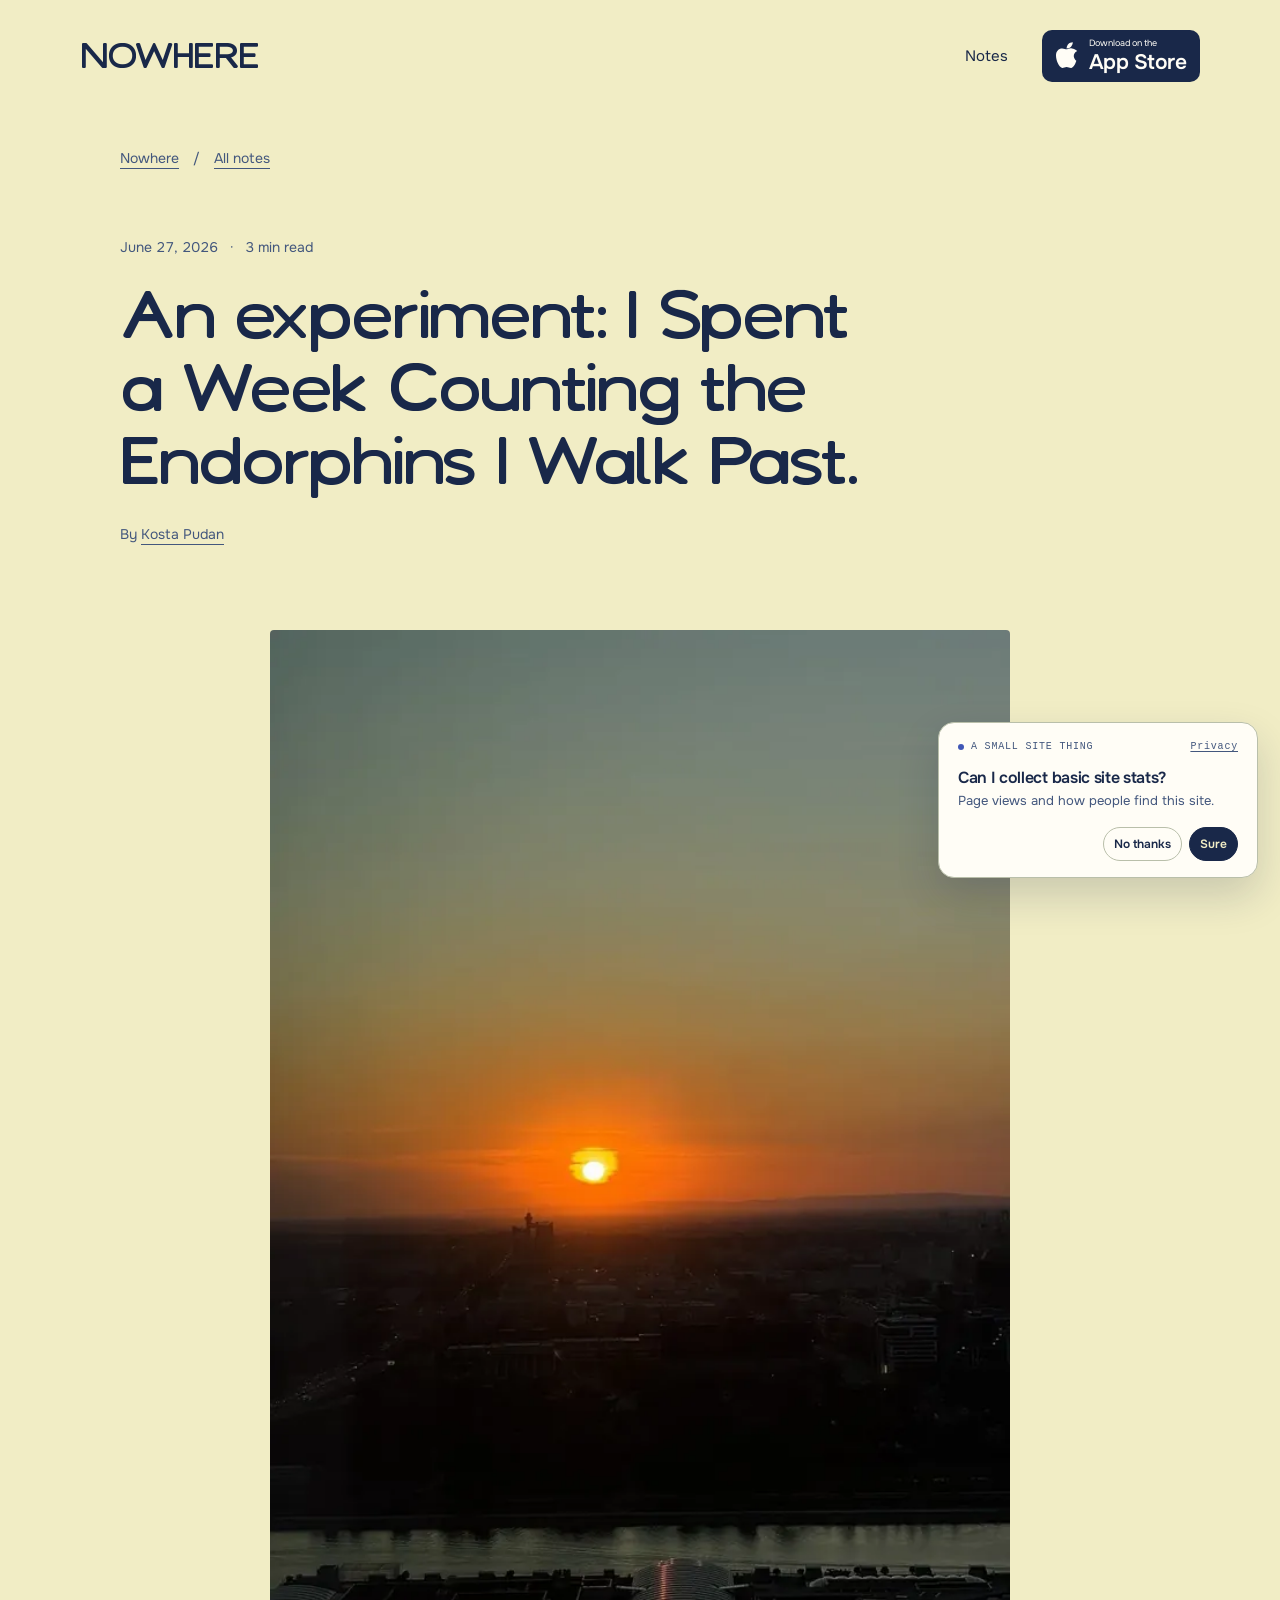
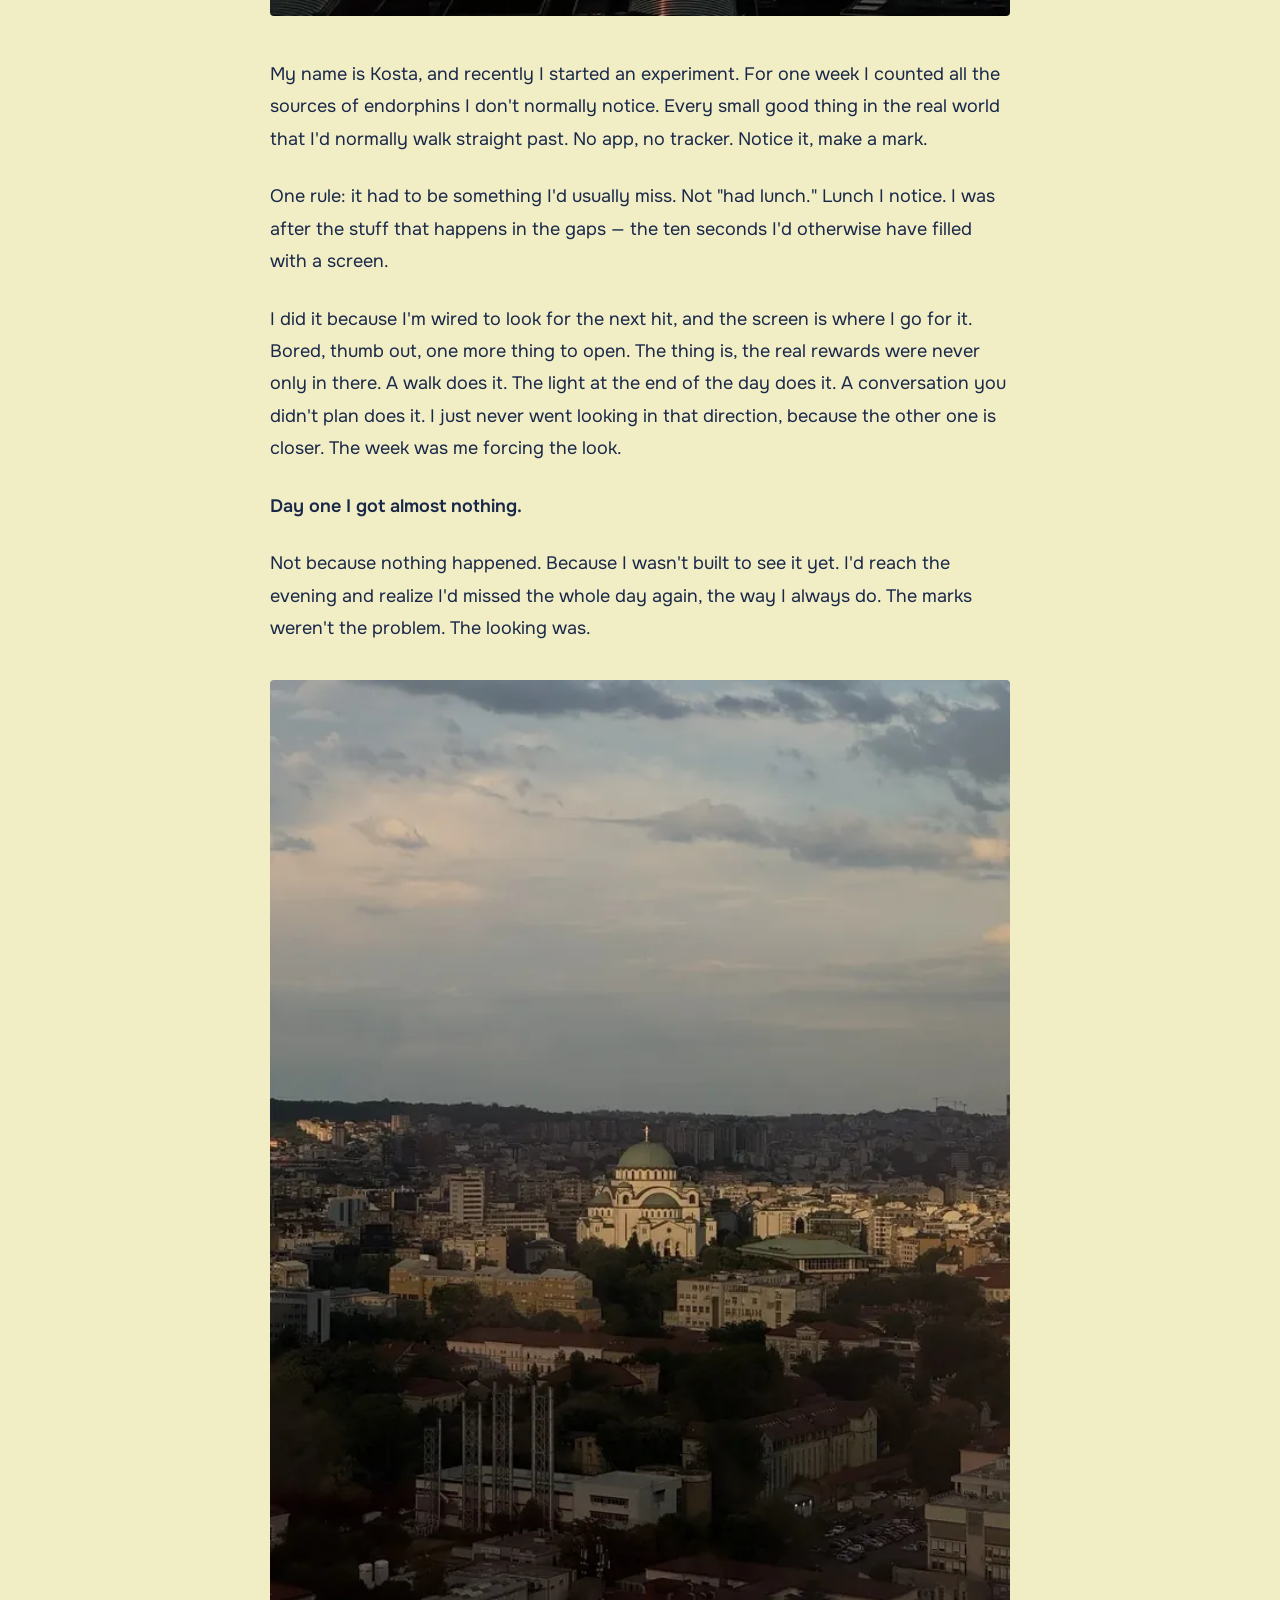
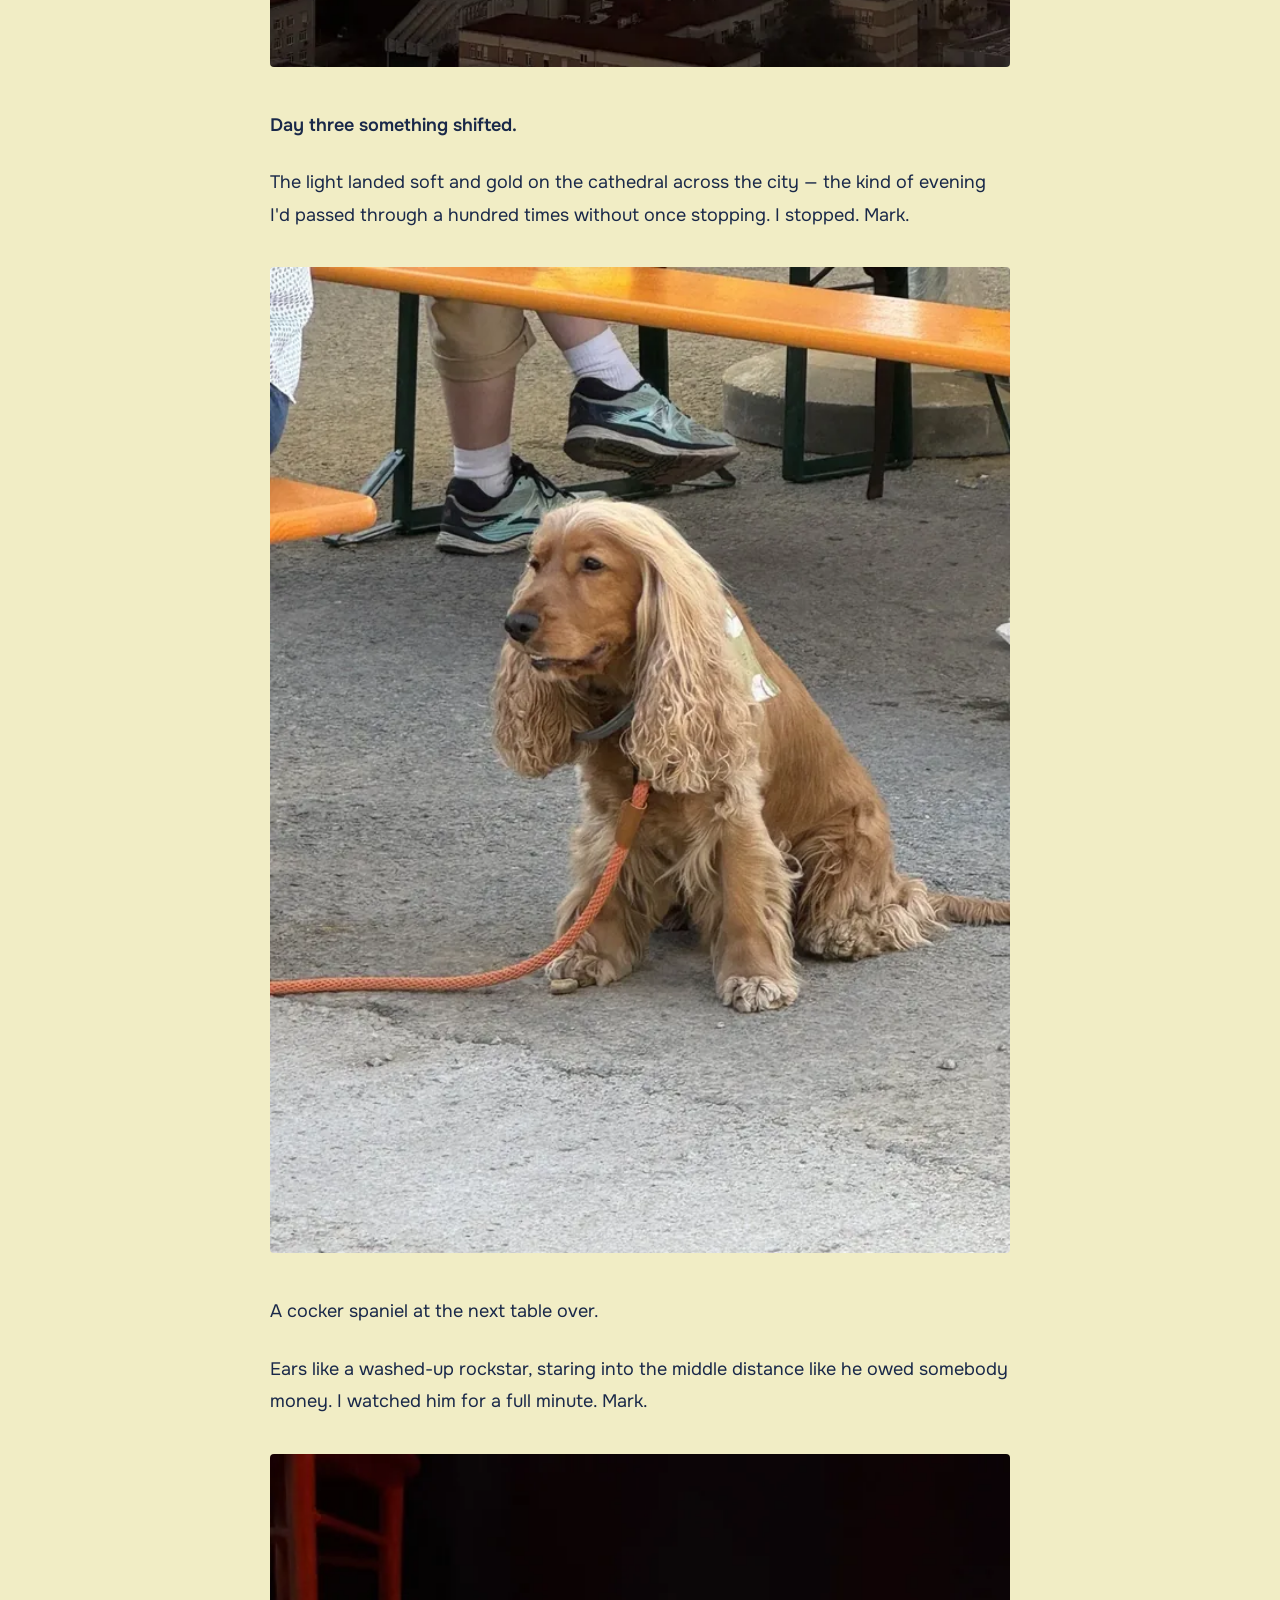
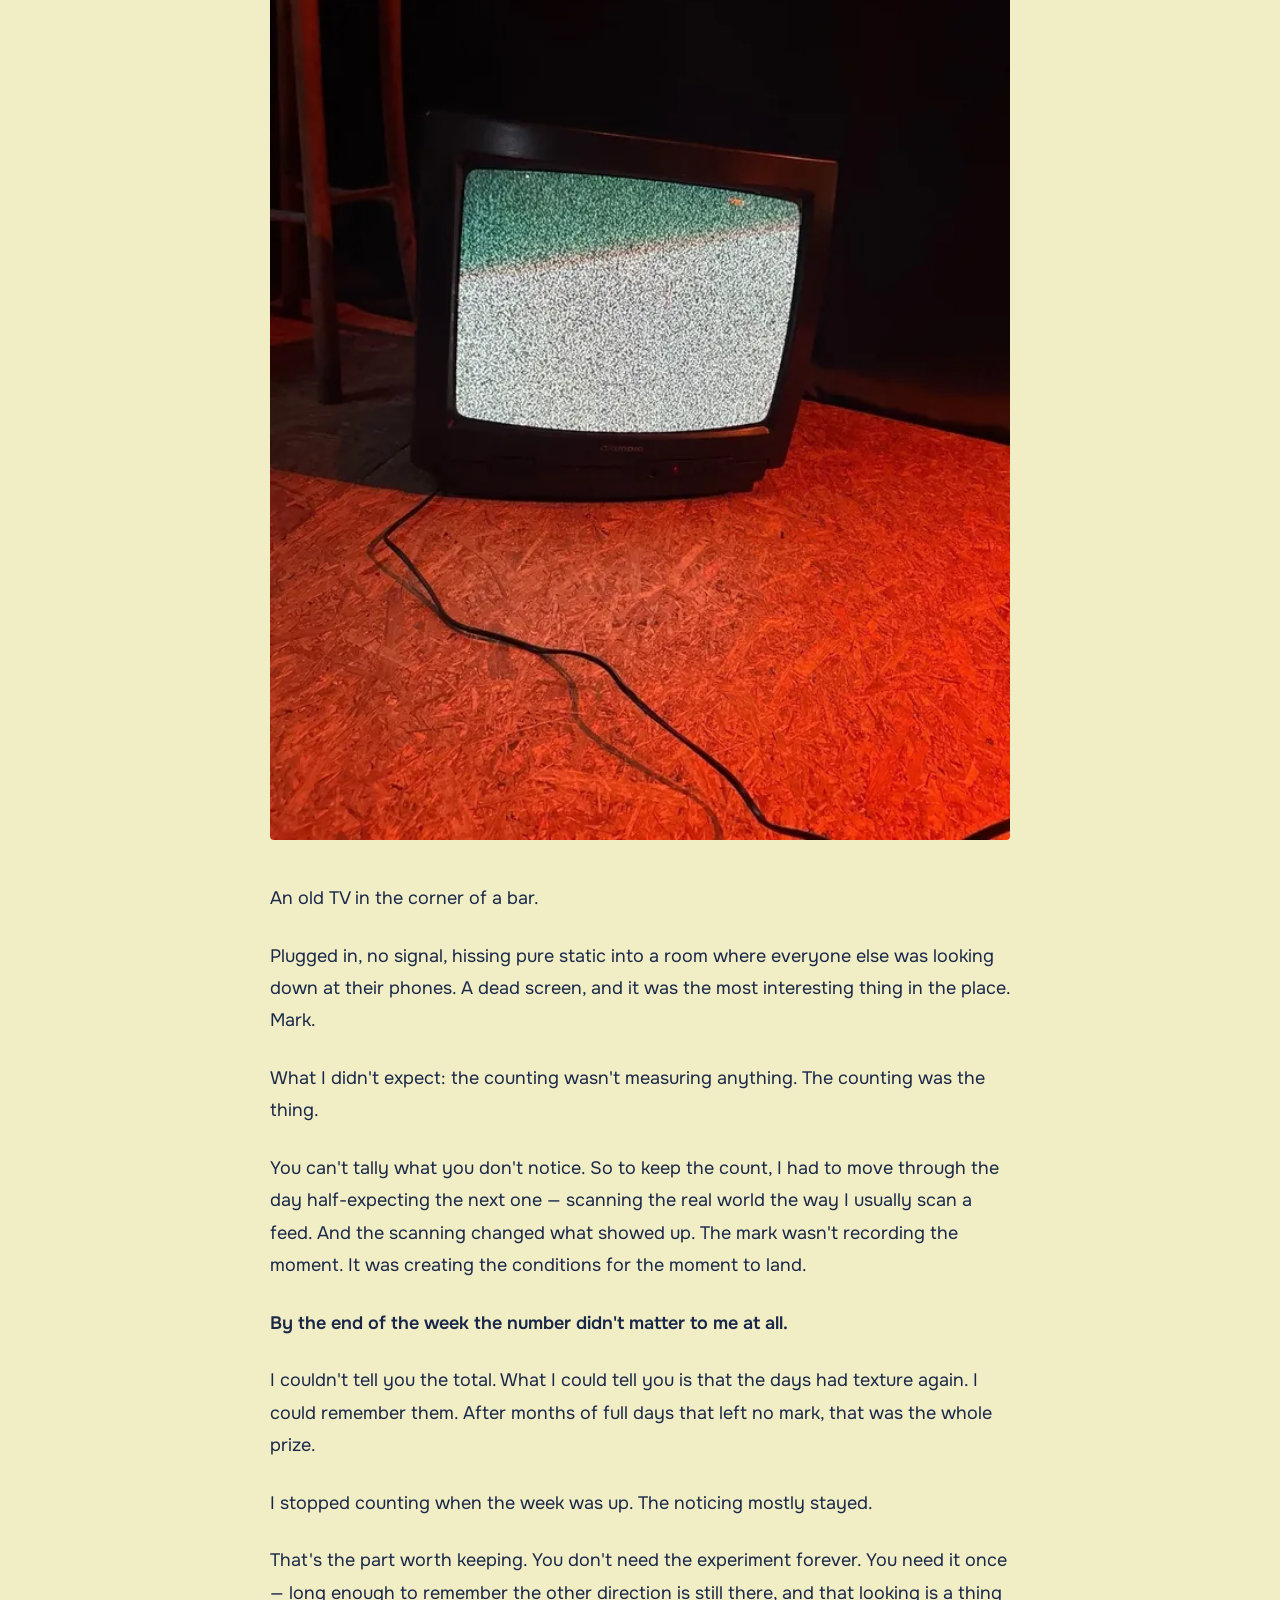
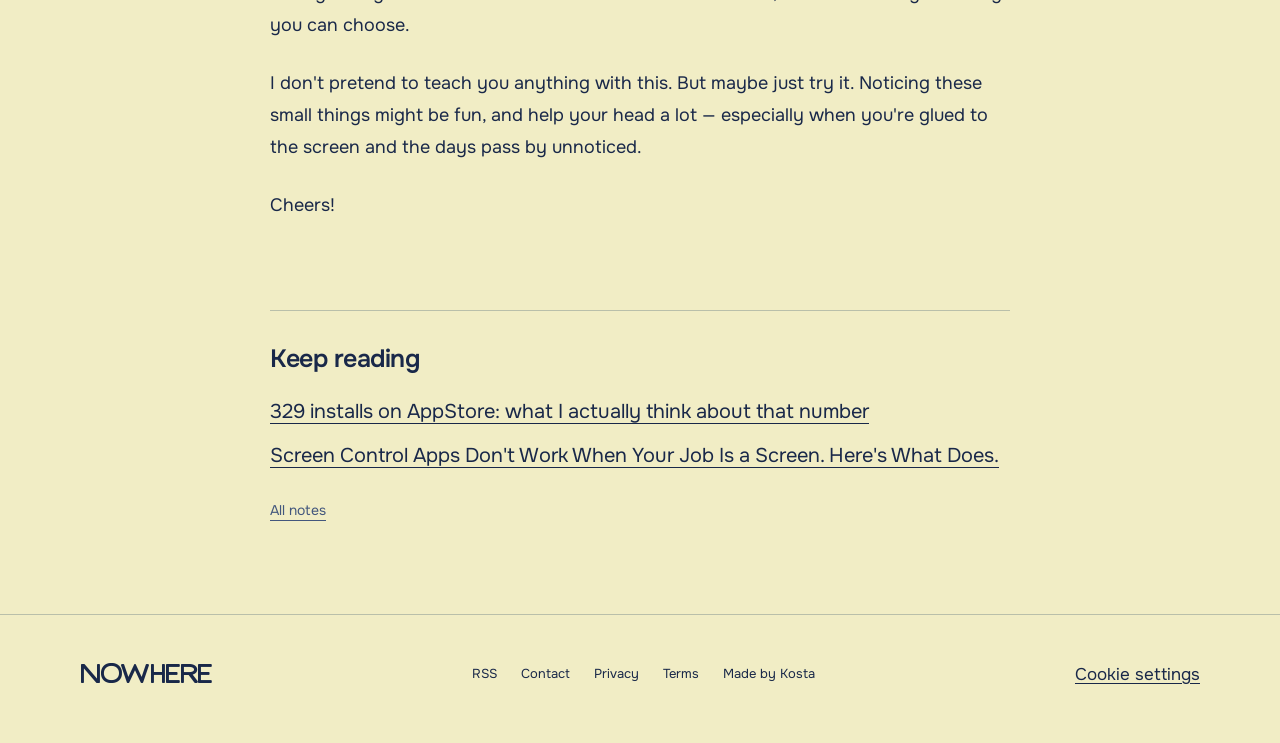
<file: blog/an-experiment-i-spent-a-week-counting-the-endorphins-i-walk-past/index.html>
<!doctype html>
<html lang="en">
<head>
<meta charset="utf-8">
<meta name="viewport" content="width=device-width, initial-scale=1">
<title>An experiment: I Spent a Week Counting the Endorphins I Walk Past. — Nowhere Notes</title>
<meta name="description" content="My name is Kosta, and recently I started an experiment. For one week I counted all the sources of endorphins I don&#x27;t normally notice. Every small good thing…">
<meta name="author" content="Kosta Pudan">
<link rel="canonical" href="https://nowhere.pudan.me/blog/an-experiment-i-spent-a-week-counting-the-endorphins-i-walk-past/">
<link rel="icon" href="/icon.svg" type="image/svg+xml">
<link rel="stylesheet" href="/blog/blog.css?v=nowhere-notes-20261103">
<link rel="alternate" type="application/rss+xml" title="Nowhere Notes" href="/blog/feed.xml">
<meta property="og:site_name" content="Nowhere">
<meta property="og:title" content="An experiment: I Spent a Week Counting the Endorphins I Walk Past.">
<meta property="og:description" content="My name is Kosta, and recently I started an experiment. For one week I counted all the sources of endorphins I don&#x27;t normally notice. Every small good thing…">
<meta property="og:type" content="article">
<meta property="og:url" content="https://nowhere.pudan.me/blog/an-experiment-i-spent-a-week-counting-the-endorphins-i-walk-past/">
<meta property="og:image" content="https://nowhere.pudan.me/blog/assets/an-experiment-i-spent-a-week-counting-the-endorphins-i-walk-past-01.webp">
<meta property="og:image:width" content="960">
<meta property="og:image:height" content="1280">
<meta property="og:image:alt" content="Sun setting over a distant horizon">
<meta property="og:locale" content="en_US">
<meta name="twitter:card" content="summary_large_image">
<meta name="twitter:title" content="An experiment: I Spent a Week Counting the Endorphins I Walk Past.">
<meta name="twitter:description" content="My name is Kosta, and recently I started an experiment. For one week I counted all the sources of endorphins I don&#x27;t normally notice. Every small good thing…">
<meta name="twitter:image" content="https://nowhere.pudan.me/blog/assets/an-experiment-i-spent-a-week-counting-the-endorphins-i-walk-past-01.webp">
<meta name="twitter:image:alt" content="Sun setting over a distant horizon">
<meta property="article:published_time" content="2026-06-27">
<meta property="article:author" content="https://www.pudan.me/">
<script type="application/ld+json">{"@context": "https://schema.org", "@type": "BlogPosting", "@id": "https://nowhere.pudan.me/blog/an-experiment-i-spent-a-week-counting-the-endorphins-i-walk-past/", "url": "https://nowhere.pudan.me/blog/an-experiment-i-spent-a-week-counting-the-endorphins-i-walk-past/", "name": "An experiment: I Spent a Week Counting the Endorphins I Walk Past.", "description": "My name is Kosta, and recently I started an experiment. For one week I counted all the sources of endorphins I don't normally notice. Every small good thing…", "inLanguage": "en", "isPartOf": {"@type": "WebSite", "name": "Nowhere", "url": "https://nowhere.pudan.me/"}, "headline": "An experiment: I Spent a Week Counting the Endorphins I Walk Past.", "datePublished": "2026-06-27", "author": {"@type": "Person", "name": "Kosta Pudan", "url": "https://www.pudan.me/"}, "image": ["https://nowhere.pudan.me/blog/assets/an-experiment-i-spent-a-week-counting-the-endorphins-i-walk-past-01.webp"], "mainEntityOfPage": "https://nowhere.pudan.me/blog/an-experiment-i-spent-a-week-counting-the-endorphins-i-walk-past/"}</script>
  <link rel="stylesheet" href="/analytics.css">
  <script src="/analytics.js" defer></script>
</head>
<body>
<a class="skip-link" href="#main">Skip to content</a><header class="wrap"><nav class="site-nav" aria-label="Main navigation"><a class="wordmark" href="/" aria-label="Nowhere home">NOWHERE</a><div class="nav-right"><a class="nav-link" href="/blog/">Notes</a><a class="store-badge" href="https://apps.apple.com/app/nowhere-screen-time-control/id6753218397" aria-label="Download Nowhere on the App Store"><svg viewBox="0 0 26 30" aria-hidden="true"><path d="M17 5c1-1 2-3 2-5-2 0-4 1-5 2-1 1-2 3-2 5 2 0 4-1 5-2ZM23 21c-1 3-3 8-6 8-2 0-3-1-5-1s-3 1-5 1C3 28 0 20 0 15 0 10 3 7 7 7c2 0 4 1 5 1s4-2 6-1c2 0 4 1 6 3-6 3-4 9-1 11Z"/></svg><span><small>Download on the</small><strong>App Store</strong></span></a></div></nav></header><main id="main" class="wrap post-page"><nav class="post-nav" aria-label="Breadcrumb"><a href="/">Nowhere</a><span aria-hidden="true">/</span><a href="/blog/">All notes</a></nav><article><header class="post-header"><p class="post-meta"><time datetime="2026-06-27">June 27, 2026</time><span aria-hidden="true">·</span><span>3 min read</span></p><h1>An experiment: I Spent a Week Counting the Endorphins I Walk Past.</h1><p class="byline">By <a href="https://www.pudan.me/" rel="author">Kosta Pudan</a></p></header><div class="article-body"><figure class="article-image"><img src="/blog/assets/an-experiment-i-spent-a-week-counting-the-endorphins-i-walk-past-01-w640.webp" alt="Sun setting over a distant horizon" loading="lazy" decoding="async" width="960" height="1280" srcset="/blog/assets/an-experiment-i-spent-a-week-counting-the-endorphins-i-walk-past-01-w320.webp 320w, /blog/assets/an-experiment-i-spent-a-week-counting-the-endorphins-i-walk-past-01-w640.webp 640w" sizes="(max-width: 800px) calc(100vw - 40px), 740px"></figure>



    <p>My name is Kosta, and recently I started an experiment. For one week I counted all the sources of endorphins I don&#x27;t normally notice. Every small good thing in the real world that I&#x27;d normally walk straight past. No app, no tracker. Notice it, make a mark.</p><p>One rule: it had to be something I&#x27;d usually miss. Not &quot;had lunch.&quot; Lunch I notice. I was after the stuff that happens in the gaps — the ten seconds I&#x27;d otherwise have filled with a screen.</p>



<p>I did it because I&#x27;m wired to look for the next hit, and the screen is where I go for it. Bored, thumb out, one more thing to open. The thing is, the real rewards were never only in there. A walk does it. The light at the end of the day does it. A conversation you didn&#x27;t plan does it. I just never went looking in that direction, because the other one is closer. The week was me forcing the look.</p><p><strong>Day one I got almost nothing.</strong></p><p>Not because nothing happened. Because I wasn&#x27;t built to see it yet. I&#x27;d reach the evening and realize I&#x27;d missed the whole day again, the way I always do. The marks weren&#x27;t the problem. The looking was.</p>



  <figure class="article-image"><img src="/blog/assets/an-experiment-i-spent-a-week-counting-the-endorphins-i-walk-past-02-w640.webp" alt="City rooftops beneath a cloudy evening sky" loading="lazy" decoding="async" width="960" height="1280" srcset="/blog/assets/an-experiment-i-spent-a-week-counting-the-endorphins-i-walk-past-02-w320.webp 320w, /blog/assets/an-experiment-i-spent-a-week-counting-the-endorphins-i-walk-past-02-w640.webp 640w" sizes="(max-width: 800px) calc(100vw - 40px), 740px"></figure>


    <p><strong>Day three something shifted.</strong></p>
    <p>The light landed soft and gold on the cathedral across the city — the kind of evening I&#x27;d passed through a hundred times without once stopping. I stopped. Mark.</p>







  <figure class="article-image"><img src="/blog/assets/an-experiment-i-spent-a-week-counting-the-endorphins-i-walk-past-03-w640.webp" alt="A dog sitting beside an outdoor bench" loading="lazy" decoding="async" width="960" height="1280" srcset="/blog/assets/an-experiment-i-spent-a-week-counting-the-endorphins-i-walk-past-03-w320.webp 320w, /blog/assets/an-experiment-i-spent-a-week-counting-the-endorphins-i-walk-past-03-w640.webp 640w" sizes="(max-width: 800px) calc(100vw - 40px), 740px"></figure>


    <p>A cocker spaniel at the next table over.</p>
    <p>Ears like a washed-up rockstar, staring into the middle distance like he owed somebody money. I watched him for a full minute. Mark.</p>







  <figure class="article-image"><img src="/blog/assets/an-experiment-i-spent-a-week-counting-the-endorphins-i-walk-past-04-w640.webp" alt="A television showing static in a red-lit room" loading="lazy" decoding="async" width="960" height="1280" srcset="/blog/assets/an-experiment-i-spent-a-week-counting-the-endorphins-i-walk-past-04-w320.webp 320w, /blog/assets/an-experiment-i-spent-a-week-counting-the-endorphins-i-walk-past-04-w640.webp 640w" sizes="(max-width: 800px) calc(100vw - 40px), 740px"></figure>


    <p>An old TV in the corner of a bar. </p>
    <p>Plugged in, no signal, hissing pure static into a room where everyone else was looking down at their phones. A dead screen, and it was the most interesting thing in the place. Mark.</p>



<p>What I didn&#x27;t expect: the counting wasn&#x27;t measuring anything. The counting was the thing.</p><p>You can&#x27;t tally what you don&#x27;t notice. So to keep the count, I had to move through the day half-expecting the next one — scanning the real world the way I usually scan a feed. And the scanning changed what showed up. The mark wasn&#x27;t recording the moment. It was creating the conditions for the moment to land.</p><p><strong>By the end of the week the number didn&#x27;t matter to me at all.</strong></p><p>I couldn&#x27;t tell you the total. What I could tell you is that the days had texture again. I could remember them. After months of full days that left no mark, that was the whole prize.</p><p>I stopped counting when the week was up. The noticing mostly stayed.</p><p>That&#x27;s the part worth keeping. You don&#x27;t need the experiment forever. You need it once — long enough to remember the other direction is still there, and that looking is a thing you can choose.</p><p>I don&#x27;t pretend to teach you anything with this. But maybe just try it. Noticing these small things might be fun, and help your head a lot — especially when you&#x27;re glued to the screen and the days pass by unnoticed.</p><p>Cheers!</p></div></article><aside class="next-notes" aria-labelledby="next-title"><h2 id="next-title">Keep reading</h2><ul><li><a href="/blog/329-installs-on-appstore-what-i-actually-think-about-that-number/">329 installs on AppStore: what I actually think about that number</a></li><li><a href="/blog/how-to-take-rest-from-screens-when-you-work-remotely/">Screen Control Apps Don&#x27;t Work When Your Job Is a Screen. Here&#x27;s What Does.</a></li></ul><a href="/blog/">All notes</a></aside></main><footer class="blog-footer"><div class="wrap footer-inner"><a class="wordmark" href="/">NOWHERE</a><div class="footer-links"><a href="/blog/feed.xml">RSS</a><a href="mailto:kostill@gmail.com">Contact</a><a href="/privacy.html">Privacy</a><a href="/terms.html">Terms</a><a href="https://www.pudan.me/">Made by Kosta</a></div></div></footer></body></html>
</file>
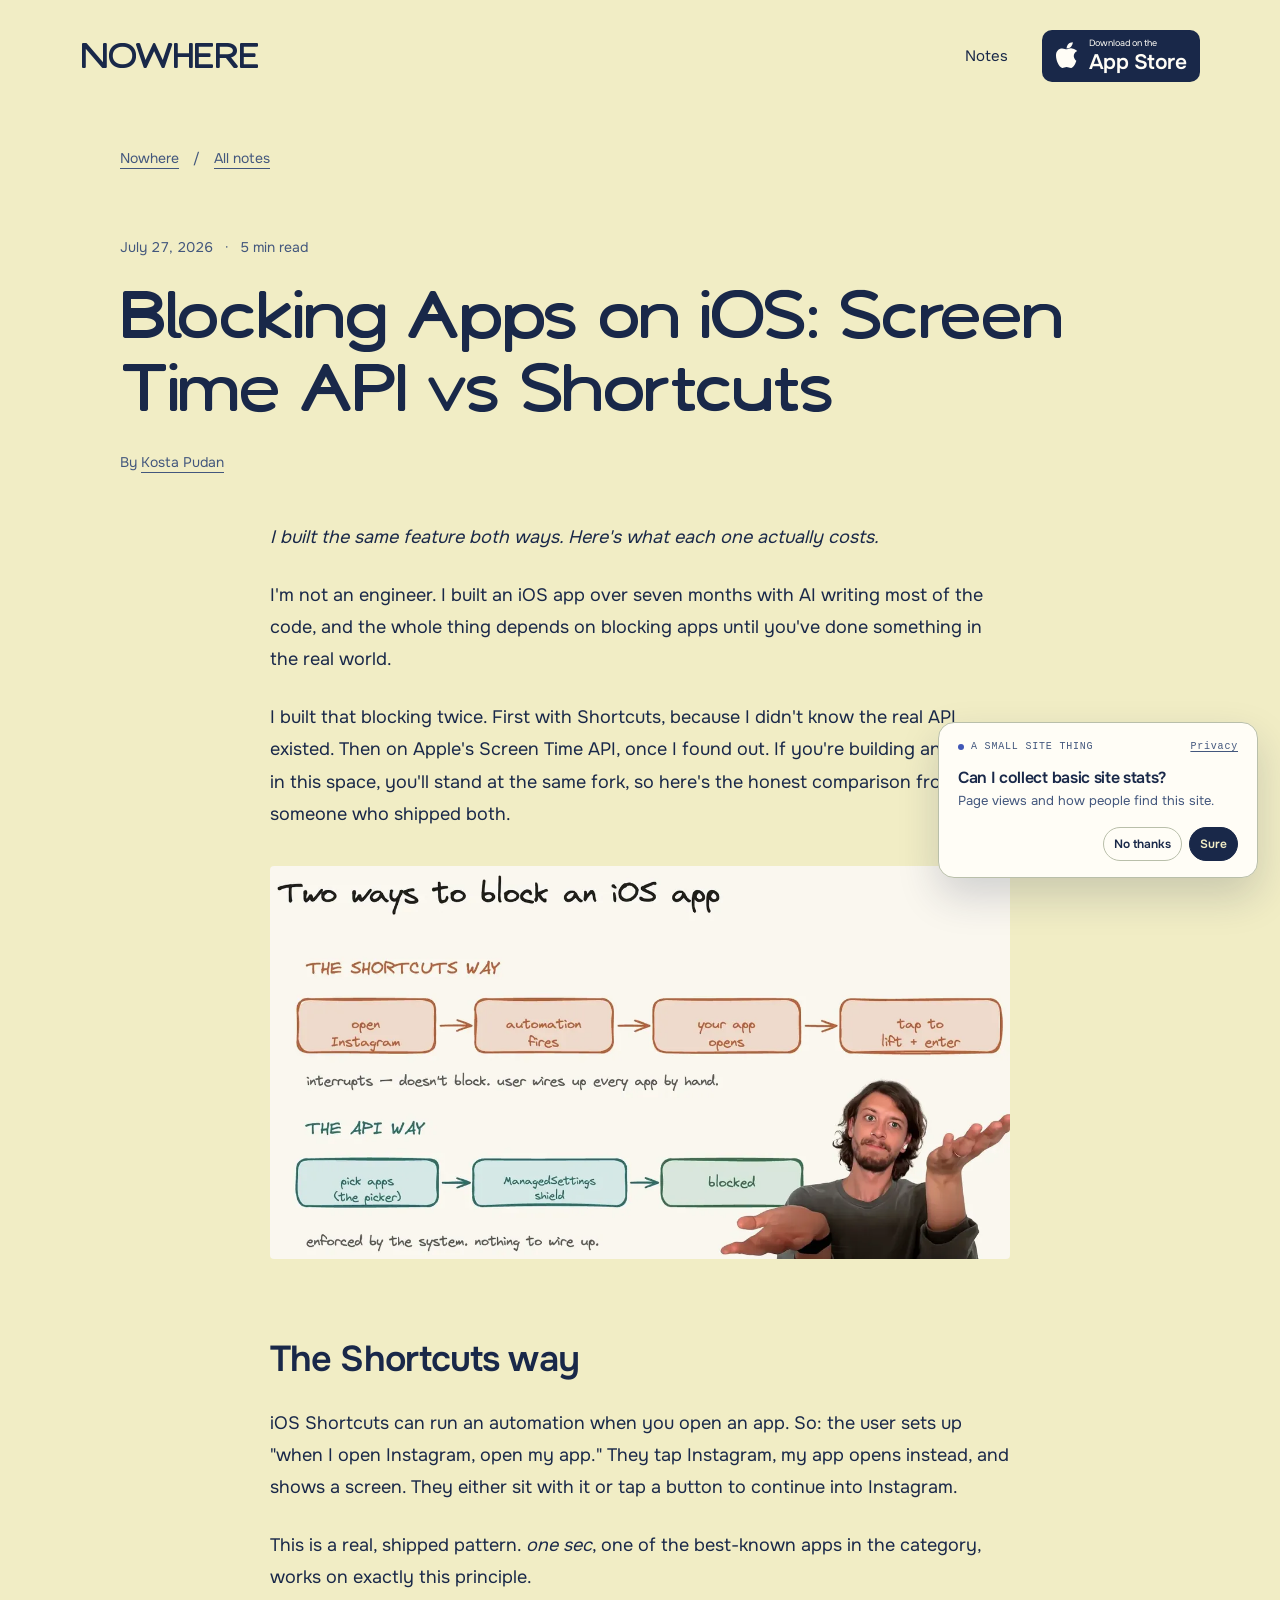
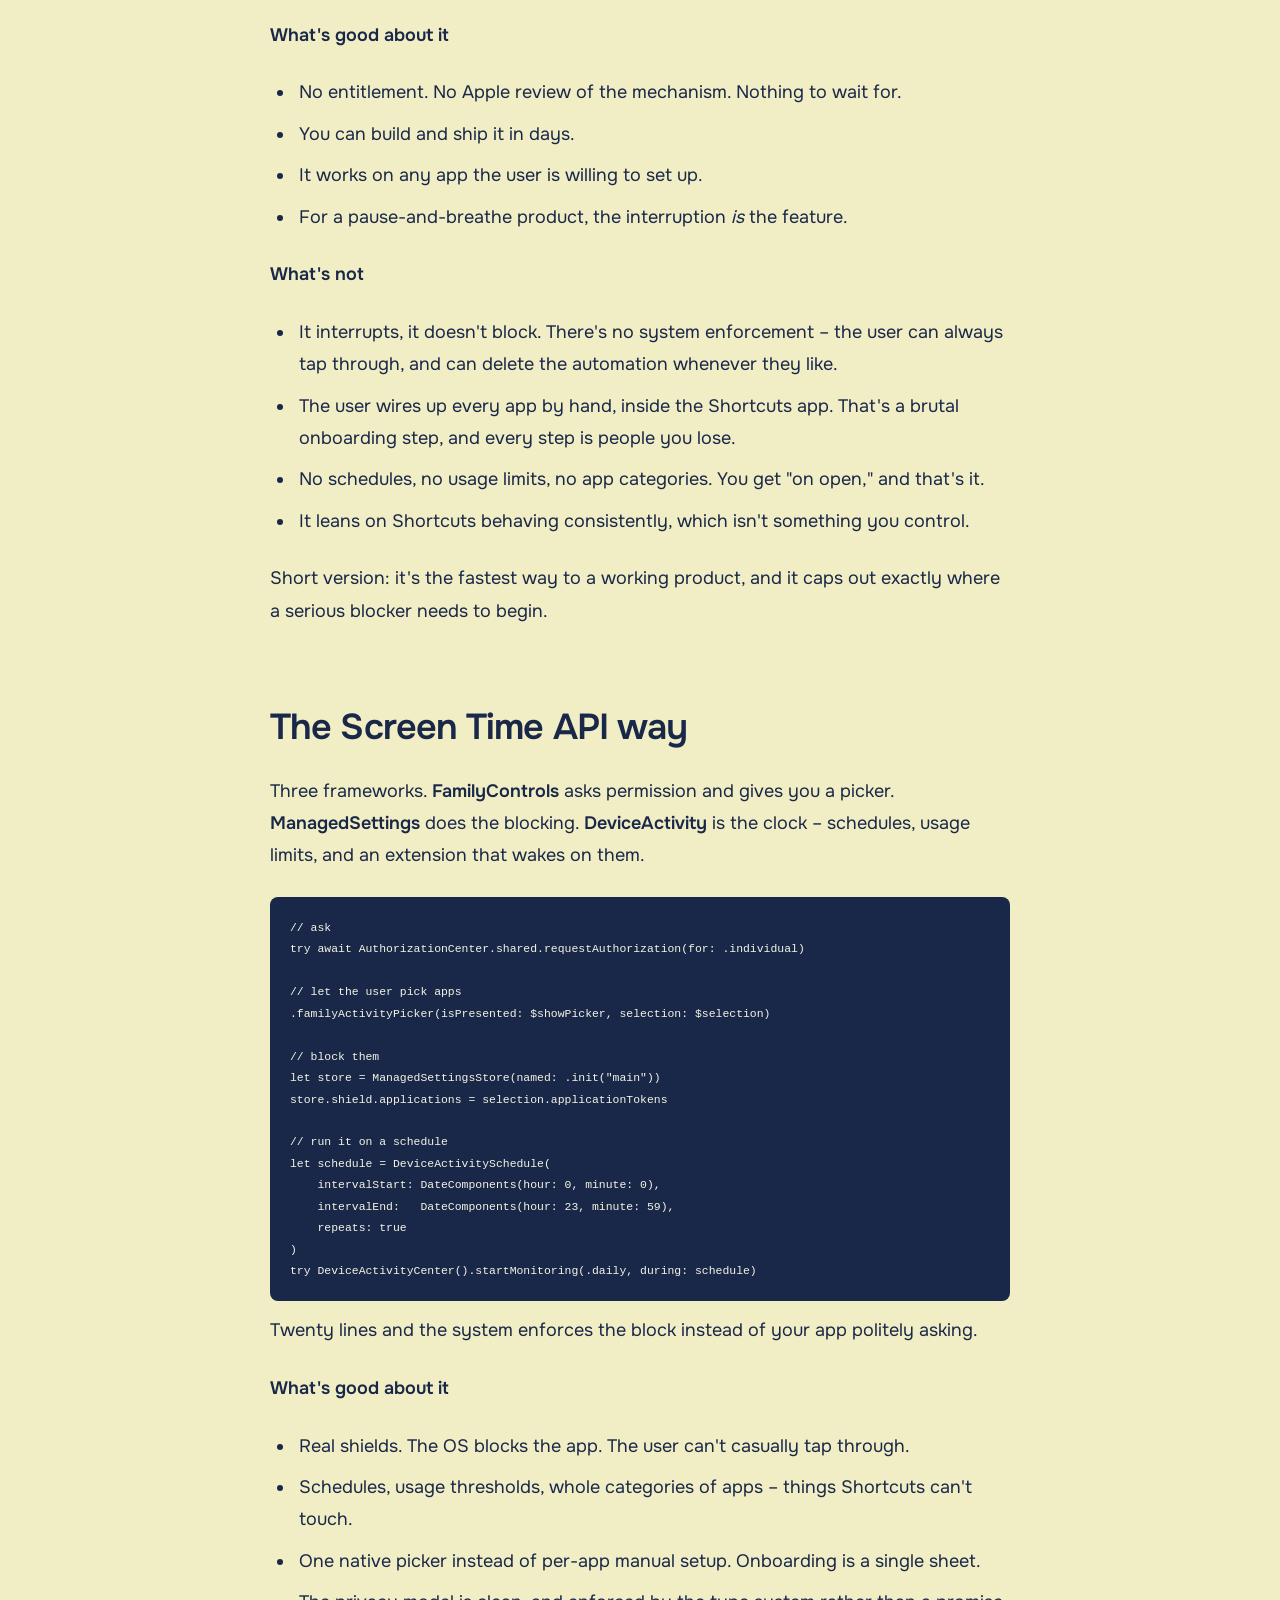
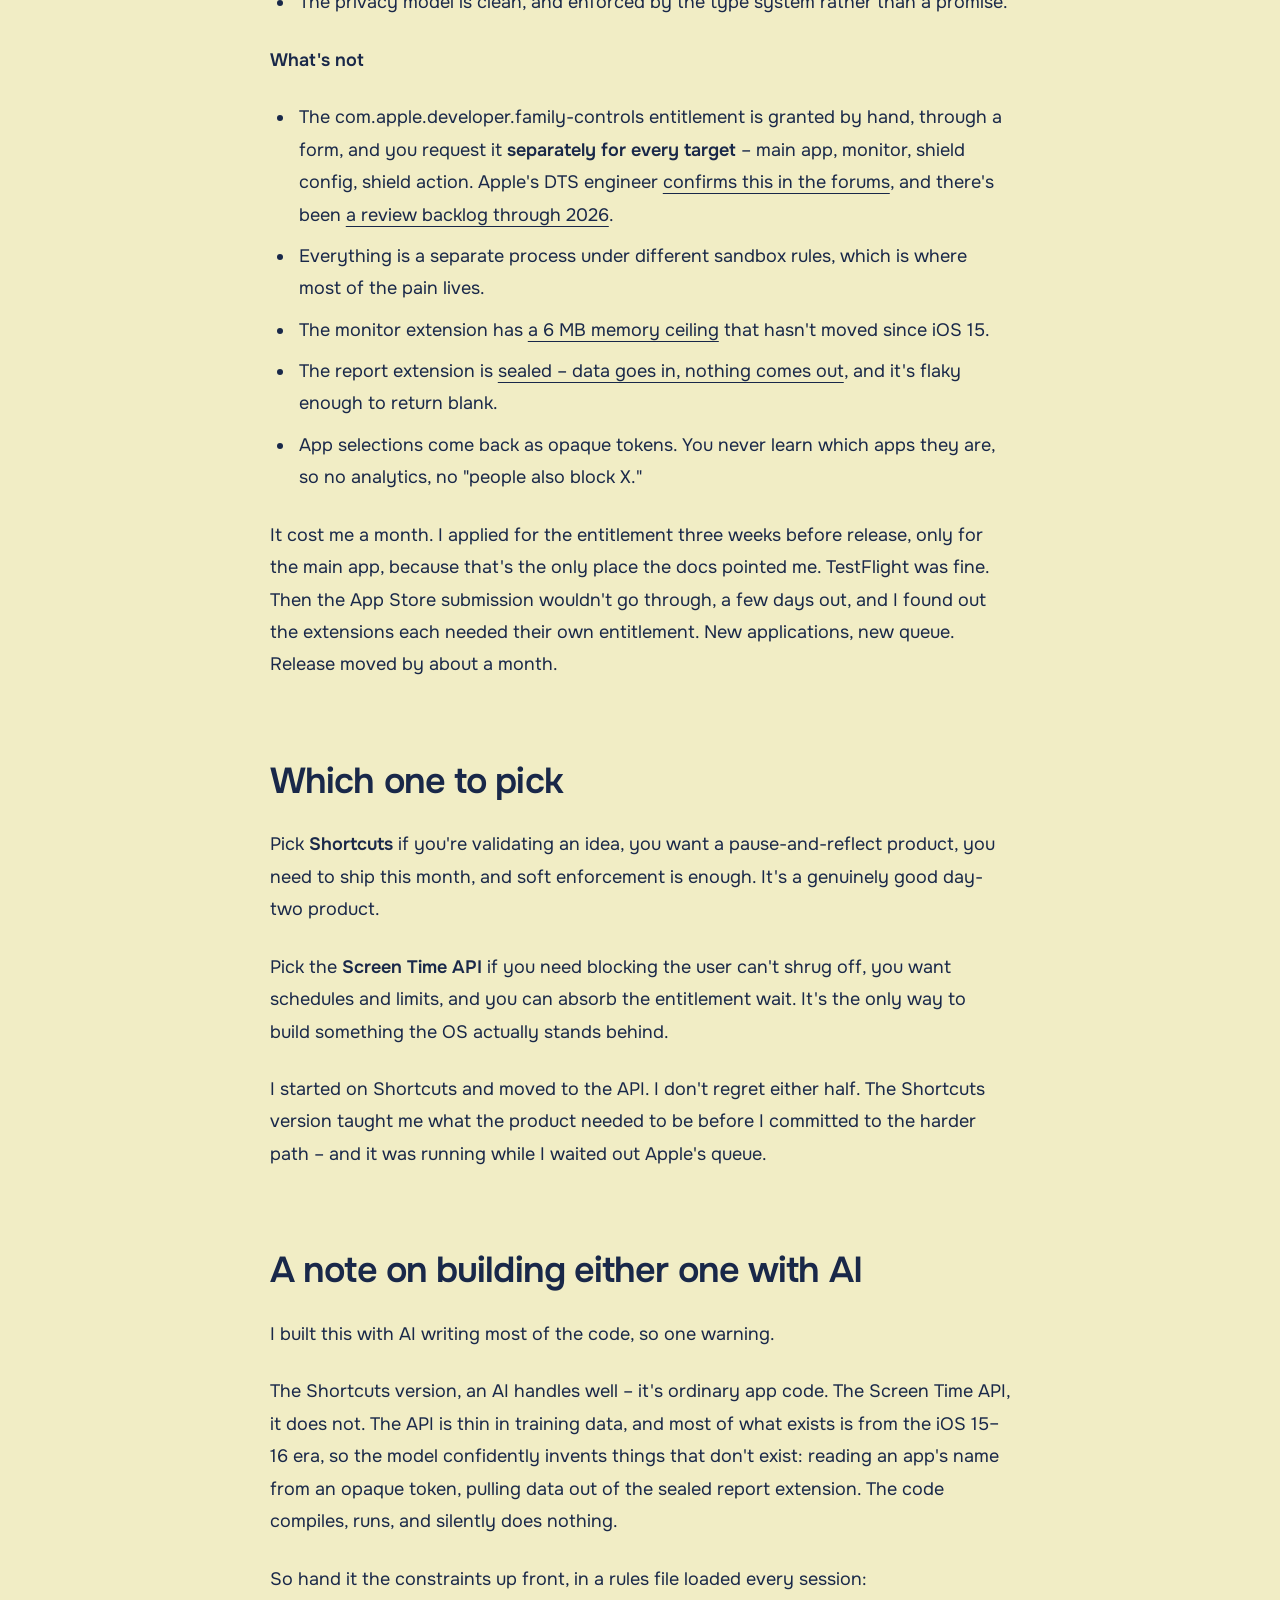
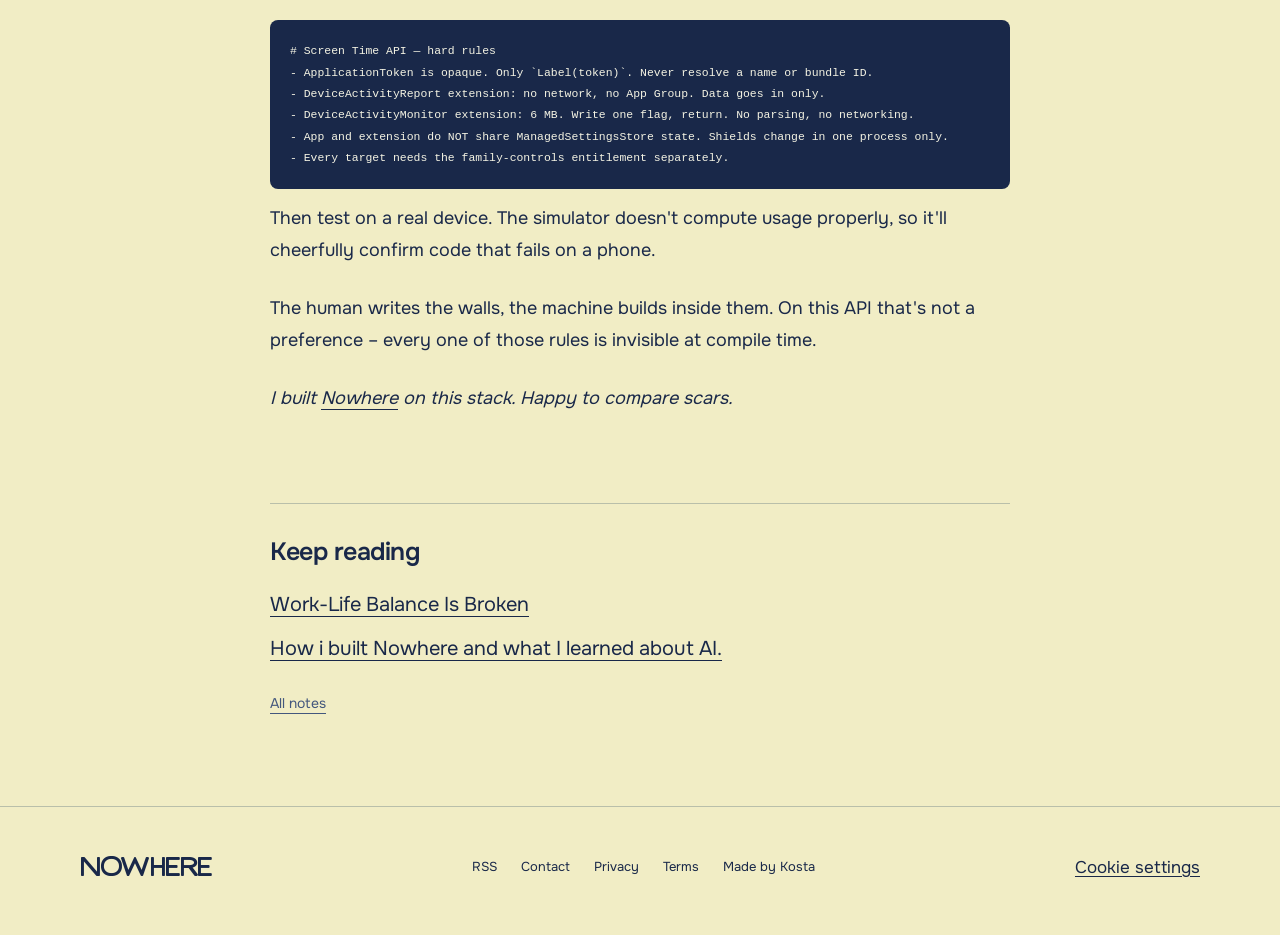
<file: blog/blocking-apps-on-ios-screen-time-api-vs-shortcuts/index.html>
<!doctype html>
<html lang="en">
<head>
<meta charset="utf-8">
<meta name="viewport" content="width=device-width, initial-scale=1">
<title>Blocking Apps on iOS: Screen Time API vs Shortcuts — Nowhere Notes</title>
<meta name="description" content="I built the same feature both ways. Here&#x27;s what each one actually costs.">
<meta name="author" content="Kosta Pudan">
<link rel="canonical" href="https://nowhere.pudan.me/blog/blocking-apps-on-ios-screen-time-api-vs-shortcuts/">
<link rel="icon" href="/icon.svg" type="image/svg+xml">
<link rel="stylesheet" href="/blog/blog.css?v=nowhere-notes-20261103">
<link rel="alternate" type="application/rss+xml" title="Nowhere Notes" href="/blog/feed.xml">
<meta property="og:site_name" content="Nowhere">
<meta property="og:title" content="Blocking Apps on iOS: Screen Time API vs Shortcuts">
<meta property="og:description" content="I built the same feature both ways. Here&#x27;s what each one actually costs.">
<meta property="og:type" content="article">
<meta property="og:url" content="https://nowhere.pudan.me/blog/blocking-apps-on-ios-screen-time-api-vs-shortcuts/">
<meta property="og:image" content="https://nowhere.pudan.me/blog/assets/blocking-apps-on-ios-screen-time-api-vs-shortcuts-01-w1280.webp">
<meta property="og:image:width" content="1280">
<meta property="og:image:height" content="679">
<meta property="og:image:alt" content="Diagram comparing the Shortcuts and Screen Time API paths for blocking an iOS app">
<meta property="og:locale" content="en_US">
<meta name="twitter:card" content="summary_large_image">
<meta name="twitter:title" content="Blocking Apps on iOS: Screen Time API vs Shortcuts">
<meta name="twitter:description" content="I built the same feature both ways. Here&#x27;s what each one actually costs.">
<meta name="twitter:image" content="https://nowhere.pudan.me/blog/assets/blocking-apps-on-ios-screen-time-api-vs-shortcuts-01-w1280.webp">
<meta name="twitter:image:alt" content="Diagram comparing the Shortcuts and Screen Time API paths for blocking an iOS app">
<meta property="article:published_time" content="2026-07-27">
<meta property="article:author" content="https://www.pudan.me/">
<script type="application/ld+json">{"@context": "https://schema.org", "@type": "BlogPosting", "@id": "https://nowhere.pudan.me/blog/blocking-apps-on-ios-screen-time-api-vs-shortcuts/", "url": "https://nowhere.pudan.me/blog/blocking-apps-on-ios-screen-time-api-vs-shortcuts/", "name": "Blocking Apps on iOS: Screen Time API vs Shortcuts", "description": "I built the same feature both ways. Here's what each one actually costs.", "inLanguage": "en", "isPartOf": {"@type": "WebSite", "name": "Nowhere", "url": "https://nowhere.pudan.me/"}, "headline": "Blocking Apps on iOS: Screen Time API vs Shortcuts", "datePublished": "2026-07-27", "author": {"@type": "Person", "name": "Kosta Pudan", "url": "https://www.pudan.me/"}, "image": ["https://nowhere.pudan.me/blog/assets/blocking-apps-on-ios-screen-time-api-vs-shortcuts-01-w1280.webp"], "mainEntityOfPage": "https://nowhere.pudan.me/blog/blocking-apps-on-ios-screen-time-api-vs-shortcuts/"}</script>
  <link rel="stylesheet" href="/analytics.css">
  <script src="/analytics.js" defer></script>
</head>
<body>
<a class="skip-link" href="#main">Skip to content</a><header class="wrap"><nav class="site-nav" aria-label="Main navigation"><a class="wordmark" href="/" aria-label="Nowhere home">NOWHERE</a><div class="nav-right"><a class="nav-link" href="/blog/">Notes</a><a class="store-badge" href="https://apps.apple.com/app/nowhere-screen-time-control/id6753218397" aria-label="Download Nowhere on the App Store"><svg viewBox="0 0 26 30" aria-hidden="true"><path d="M17 5c1-1 2-3 2-5-2 0-4 1-5 2-1 1-2 3-2 5 2 0 4-1 5-2ZM23 21c-1 3-3 8-6 8-2 0-3-1-5-1s-3 1-5 1C3 28 0 20 0 15 0 10 3 7 7 7c2 0 4 1 5 1s4-2 6-1c2 0 4 1 6 3-6 3-4 9-1 11Z"/></svg><span><small>Download on the</small><strong>App Store</strong></span></a></div></nav></header><main id="main" class="wrap post-page"><nav class="post-nav" aria-label="Breadcrumb"><a href="/">Nowhere</a><span aria-hidden="true">/</span><a href="/blog/">All notes</a></nav><article><header class="post-header"><p class="post-meta"><time datetime="2026-07-27">July 27, 2026</time><span aria-hidden="true">·</span><span>5 min read</span></p><h1>Blocking Apps on iOS: Screen Time API vs Shortcuts</h1><p class="byline">By <a href="https://www.pudan.me/" rel="author">Kosta Pudan</a></p></header><div class="article-body"><p><em>I built the same feature both ways. Here&#x27;s what each one actually costs.</em> </p><p>I&#x27;m not an engineer. I built an iOS app over seven months with AI writing most of the code, and the whole thing depends on blocking apps until you&#x27;ve done something in the real world.</p><p>I built that blocking twice. First with Shortcuts, because I didn&#x27;t know the real API existed. Then on Apple&#x27;s Screen Time API, once I found out. If you&#x27;re building anything in this space, you&#x27;ll stand at the same fork, so here&#x27;s the honest comparison from someone who shipped both.</p>



  <figure class="article-image"><img src="/blog/assets/blocking-apps-on-ios-screen-time-api-vs-shortcuts-01-w640.webp" alt="Diagram comparing the Shortcuts and Screen Time API paths for blocking an iOS app" loading="lazy" decoding="async" width="1614" height="856" srcset="/blog/assets/blocking-apps-on-ios-screen-time-api-vs-shortcuts-01-w320.webp 320w, /blog/assets/blocking-apps-on-ios-screen-time-api-vs-shortcuts-01-w640.webp 640w, /blog/assets/blocking-apps-on-ios-screen-time-api-vs-shortcuts-01-w1280.webp 1280w" sizes="(max-width: 800px) calc(100vw - 40px), 740px"></figure>





<h2>The Shortcuts way</h2><p>iOS Shortcuts can run an automation when you open an app. So: the user sets up &quot;when I open Instagram, open my app.&quot; They tap Instagram, my app opens instead, and shows a screen. They either sit with it or tap a button to continue into Instagram.</p><p>This is a real, shipped pattern. <em>one sec</em>, one of the best-known apps in the category, works on exactly this principle.</p><p><strong>What&#x27;s good about it</strong></p><ul><li><p>No entitlement. No Apple review of the mechanism. Nothing to wait for.</p></li><li><p>You can build and ship it in days.</p></li><li><p>It works on any app the user is willing to set up.</p></li><li><p>For a pause-and-breathe product, the interruption <em>is</em> the feature.</p></li></ul><p><strong>What&#x27;s not</strong></p><ul><li><p>It interrupts, it doesn&#x27;t block. There&#x27;s no system enforcement – the user can always tap through, and can delete the automation whenever they like.</p></li><li><p>The user wires up every app by hand, inside the Shortcuts app. That&#x27;s a brutal onboarding step, and every step is people you lose.</p></li><li><p>No schedules, no usage limits, no app categories. You get &quot;on open,&quot; and that&#x27;s it.</p></li><li><p>It leans on Shortcuts behaving consistently, which isn&#x27;t something you control.</p></li></ul><p>Short version: it&#x27;s the fastest way to a working product, and it caps out exactly where a serious blocker needs to begin.</p><h2>The Screen Time API way</h2><p>Three frameworks. <strong>FamilyControls</strong> asks permission and gives you a picker. <strong>ManagedSettings</strong> does the blocking. <strong>DeviceActivity</strong> is the clock – schedules, usage limits, and an extension that wakes on them.</p><pre><code>// ask
try await AuthorizationCenter.shared.requestAuthorization(for: .individual)

// let the user pick apps
.familyActivityPicker(isPresented: $showPicker, selection: $selection)

// block them
let store = ManagedSettingsStore(named: .init(&quot;main&quot;))
store.shield.applications = selection.applicationTokens

// run it on a schedule
let schedule = DeviceActivitySchedule(
    intervalStart: DateComponents(hour: 0, minute: 0),
    intervalEnd:   DateComponents(hour: 23, minute: 59),
    repeats: true
)
try DeviceActivityCenter().startMonitoring(.daily, during: schedule)</code></pre><p>Twenty lines and the system enforces the block instead of your app politely asking.</p><p><strong>What&#x27;s good about it</strong></p><ul><li><p>Real shields. The OS blocks the app. The user can&#x27;t casually tap through.</p></li><li><p>Schedules, usage thresholds, whole categories of apps – things Shortcuts can&#x27;t touch.</p></li><li><p>One native picker instead of per-app manual setup. Onboarding is a single sheet.</p></li><li><p>The privacy model is clean, and enforced by the type system rather than a promise.</p></li></ul><p><strong>What&#x27;s not</strong></p><ul><li><p>The com.apple.developer.family-controls entitlement is granted by hand, through a form, and you request it <strong>separately for every target</strong> – main app, monitor, shield config, shield action. Apple&#x27;s DTS engineer <a href="https://developer.apple.com/forums/thread/796770">confirms this in the forums</a>, and there&#x27;s been <a href="https://origin-devforums.apple.com/forums/thread/821650">a review backlog through 2026</a>.</p></li><li><p>Everything is a separate process under different sandbox rules, which is where most of the pain lives.</p></li><li><p>The monitor extension has <a href="https://developer.apple.com/forums/tags/device-activity">a 6 MB memory ceiling</a> that hasn&#x27;t moved since iOS 15.</p></li><li><p>The report extension is <a href="https://developer.apple.com/documentation/deviceactivity/deviceactivityreport">sealed – data goes in, nothing comes out</a>, and it&#x27;s flaky enough to return blank.</p></li><li><p>App selections come back as opaque tokens. You never learn which apps they are, so no analytics, no &quot;people also block X.&quot; </p></li></ul><p>It cost me a month. I applied for the entitlement three weeks before release, only for the main app, because that&#x27;s the only place the docs pointed me. TestFlight was fine. Then the App Store submission wouldn&#x27;t go through, a few days out, and I found out the extensions each needed their own entitlement. New applications, new queue. Release moved by about a month. </p><h2>Which one to pick</h2><p>Pick <strong>Shortcuts</strong> if you&#x27;re validating an idea, you want a pause-and-reflect product, you need to ship this month, and soft enforcement is enough. It&#x27;s a genuinely good day-two product.</p><p>Pick the <strong>Screen Time API</strong> if you need blocking the user can&#x27;t shrug off, you want schedules and limits, and you can absorb the entitlement wait. It&#x27;s the only way to build something the OS actually stands behind.</p><p>I started on Shortcuts and moved to the API. I don&#x27;t regret either half. The Shortcuts version taught me what the product needed to be before I committed to the harder path – and it was running while I waited out Apple&#x27;s queue. </p><h2>A note on building either one with AI</h2><p>I built this with AI writing most of the code, so one warning.</p><p>The Shortcuts version, an AI handles well – it&#x27;s ordinary app code. The Screen Time API, it does not. The API is thin in training data, and most of what exists is from the iOS 15–16 era, so the model confidently invents things that don&#x27;t exist: reading an app&#x27;s name from an opaque token, pulling data out of the sealed report extension. The code compiles, runs, and silently does nothing.</p><p>So hand it the constraints up front, in a rules file loaded every session:</p><pre><code># Screen Time API — hard rules
- ApplicationToken is opaque. Only `Label(token)`. Never resolve a name or bundle ID.
- DeviceActivityReport extension: no network, no App Group. Data goes in only.
- DeviceActivityMonitor extension: 6 MB. Write one flag, return. No parsing, no networking.
- App and extension do NOT share ManagedSettingsStore state. Shields change in one process only.
- Every target needs the family-controls entitlement separately.</code></pre><p>Then test on a real device. The simulator doesn&#x27;t compute usage properly, so it&#x27;ll cheerfully confirm code that fails on a phone.</p><p>The human writes the walls, the machine builds inside them. On this API that&#x27;s not a preference – every one of those rules is invisible at compile time.</p><p><em>I built </em><a href="https://nowhere.pudan.me/"><em>Nowhere</em></a><em> on this stack. Happy to compare scars.</em></p></div></article><aside class="next-notes" aria-labelledby="next-title"><h2 id="next-title">Keep reading</h2><ul><li><a href="/blog/work-life-balance-is-broken/">Work-Life Balance Is Broken</a></li><li><a href="/blog/how-i-built-nowhere-and-what-i-learned-about-ai/">How i built Nowhere and what I learned about AI.</a></li></ul><a href="/blog/">All notes</a></aside></main><footer class="blog-footer"><div class="wrap footer-inner"><a class="wordmark" href="/">NOWHERE</a><div class="footer-links"><a href="/blog/feed.xml">RSS</a><a href="mailto:kostill@gmail.com">Contact</a><a href="/privacy.html">Privacy</a><a href="/terms.html">Terms</a><a href="https://www.pudan.me/">Made by Kosta</a></div></div></footer></body></html>
</file>
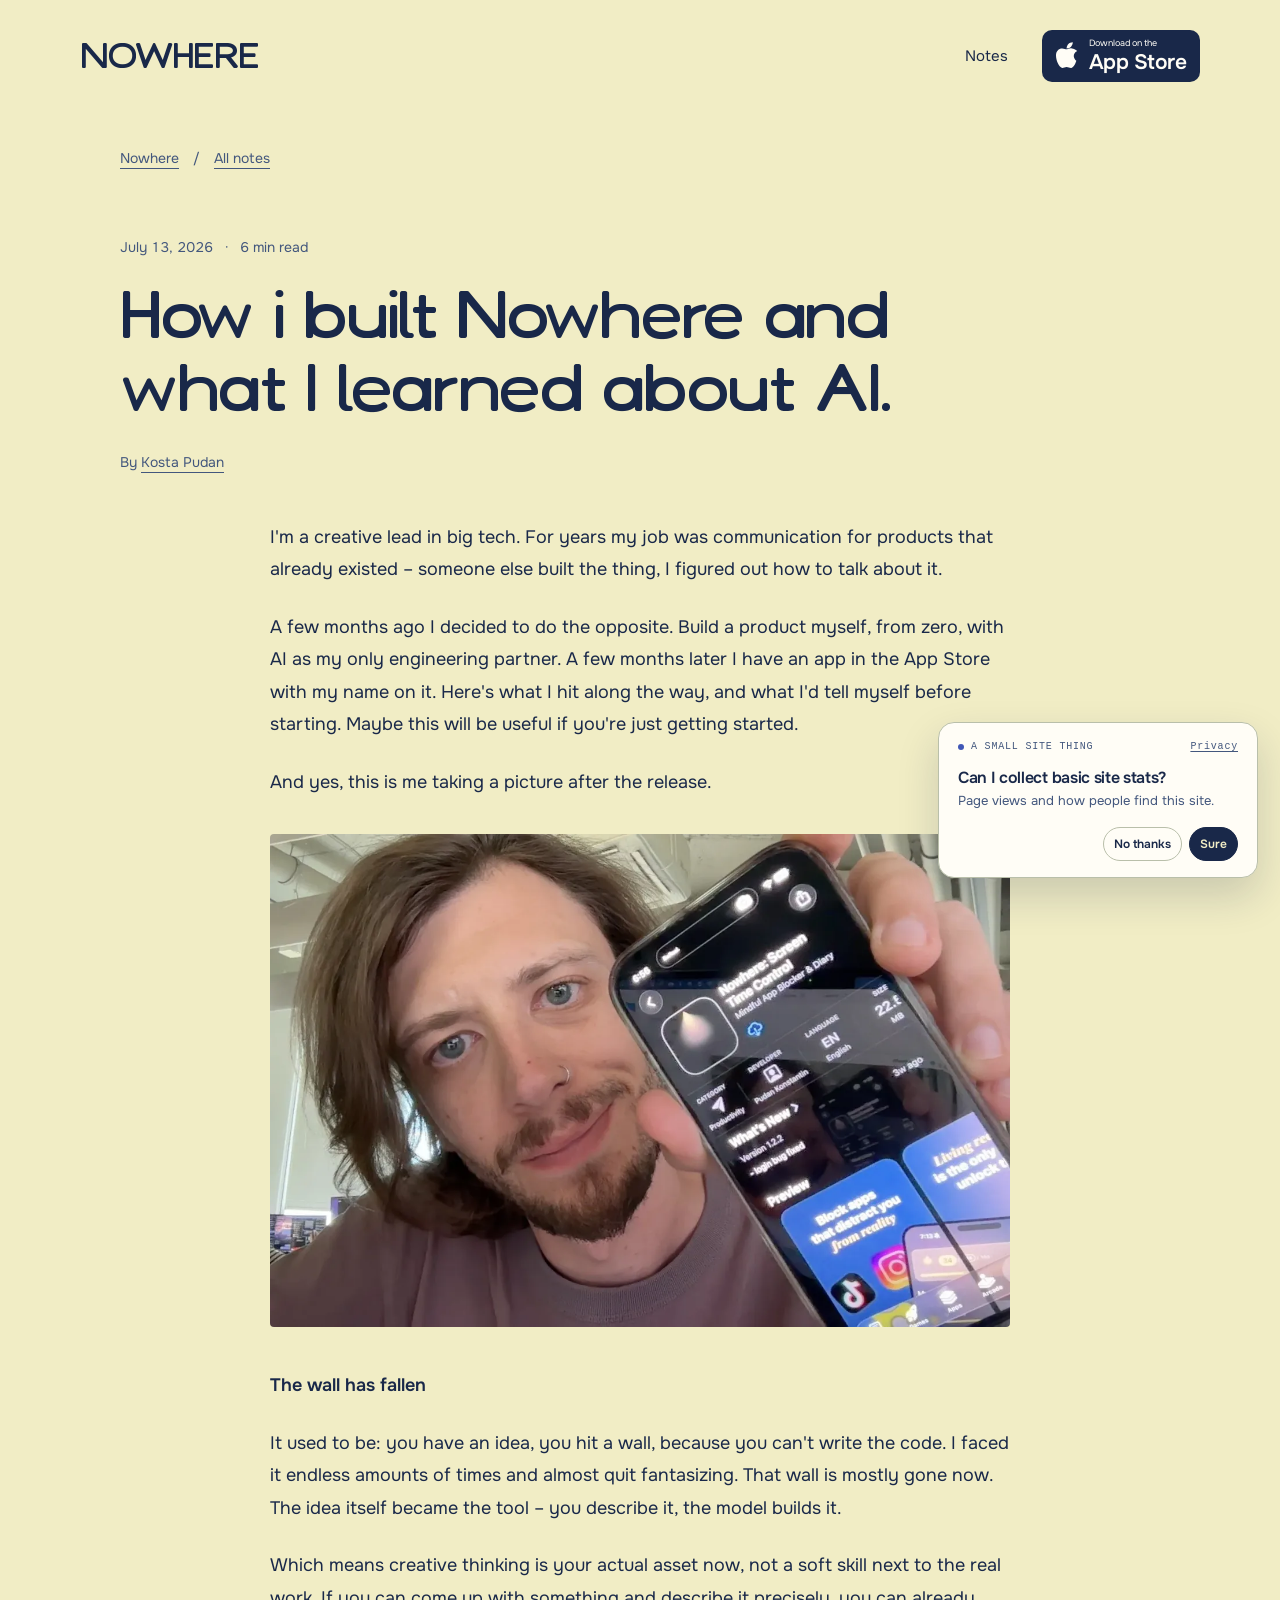
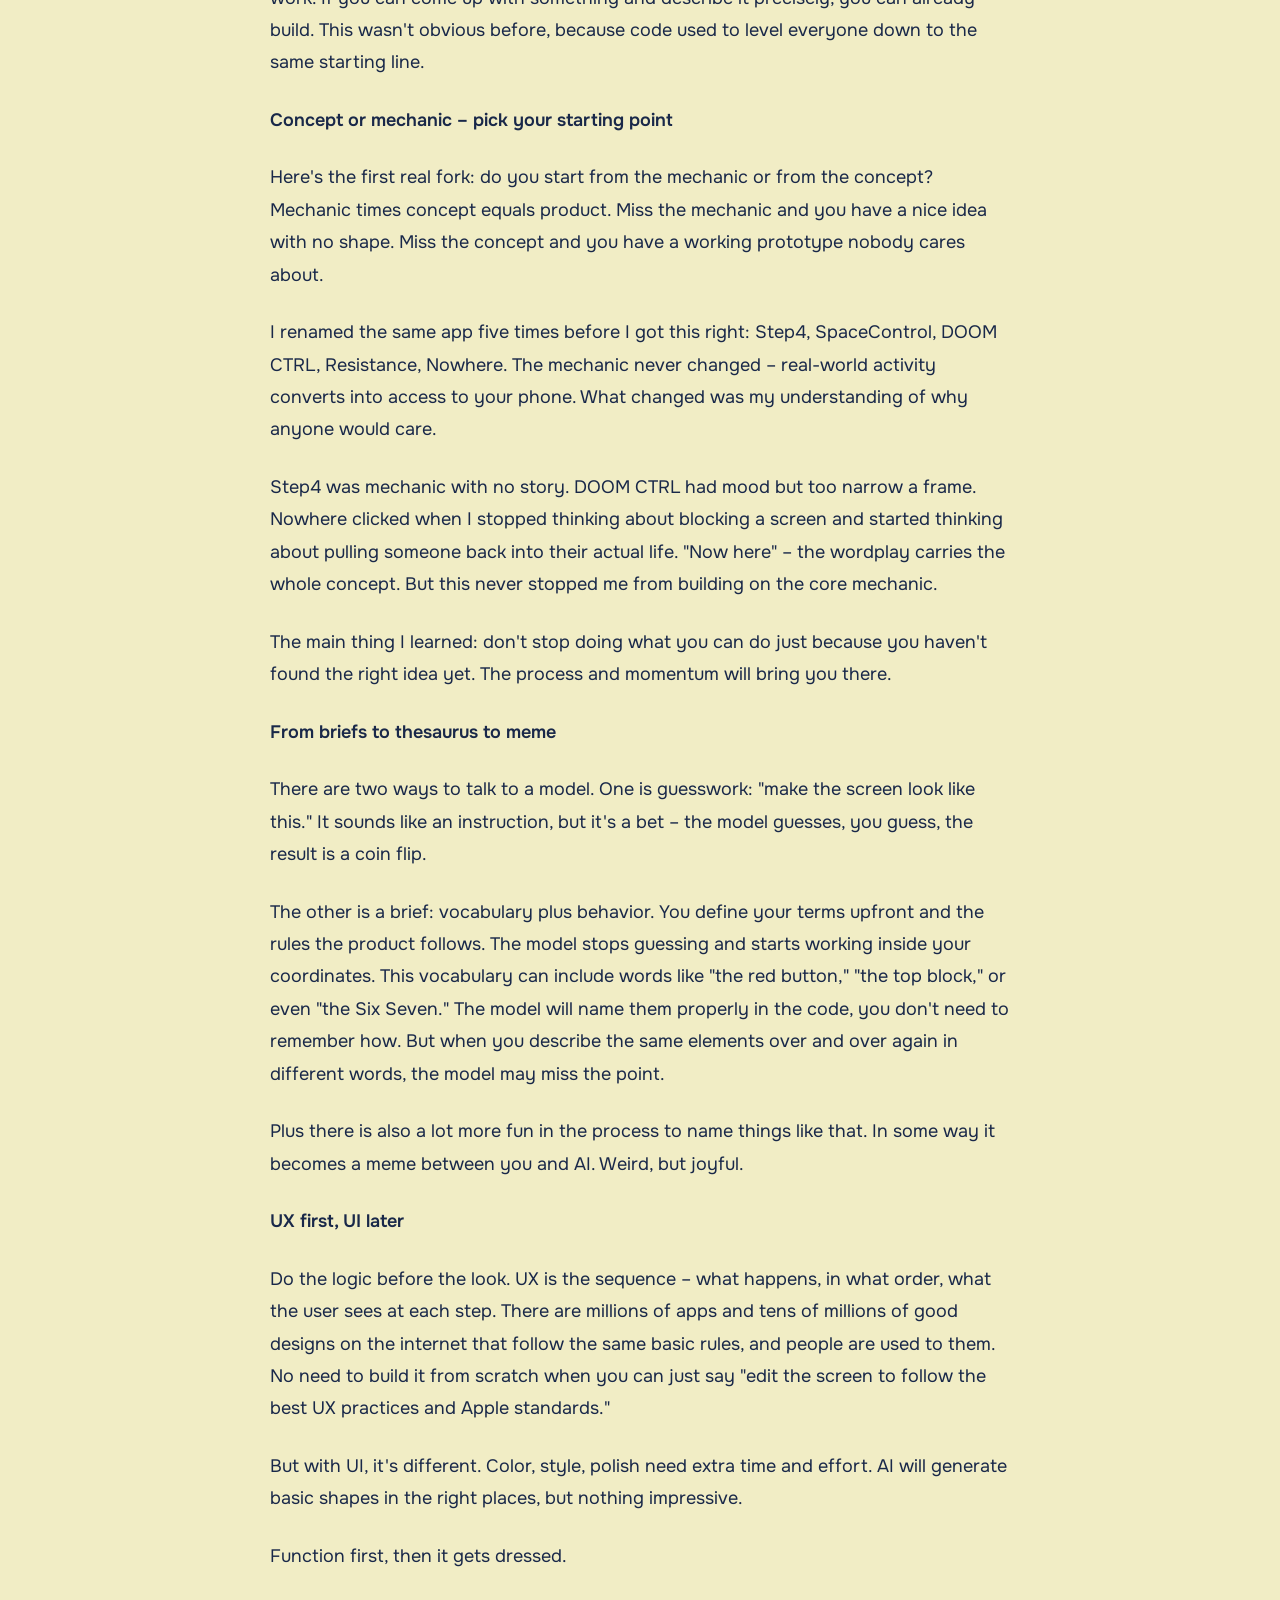
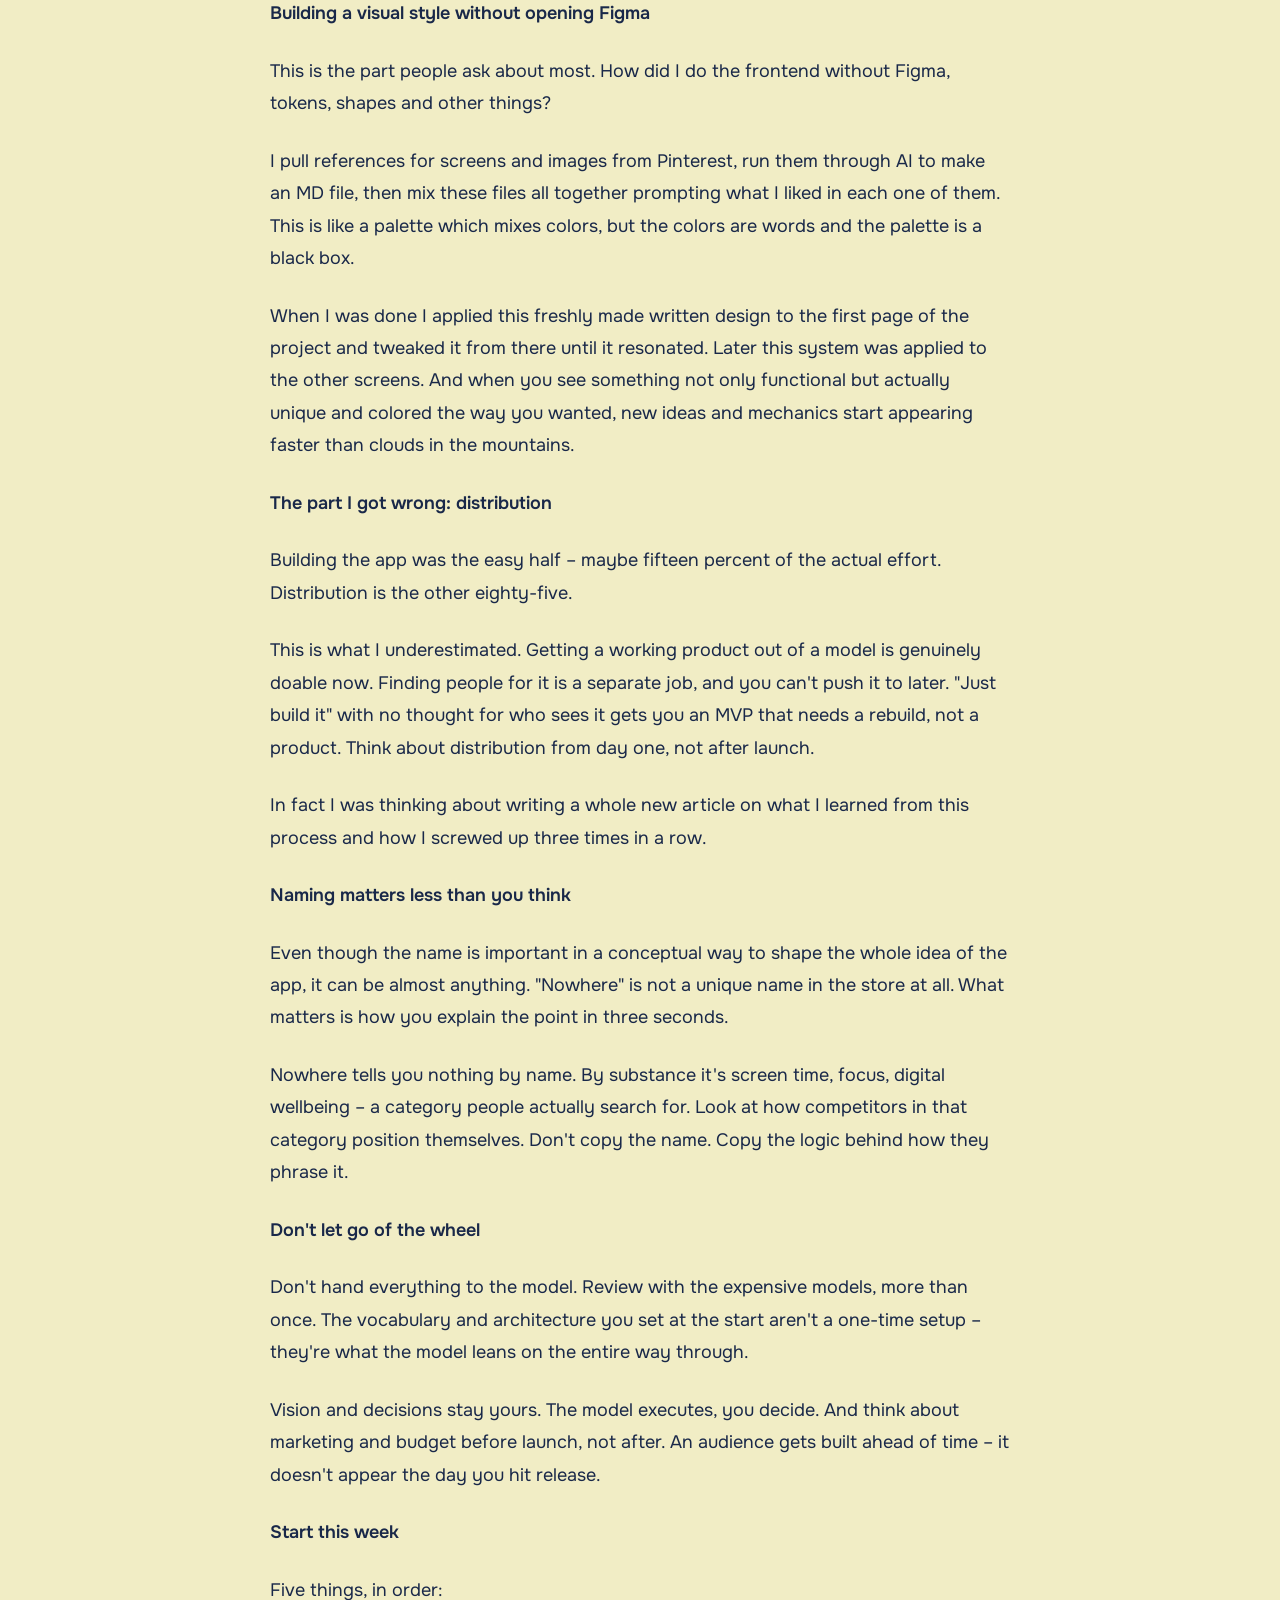
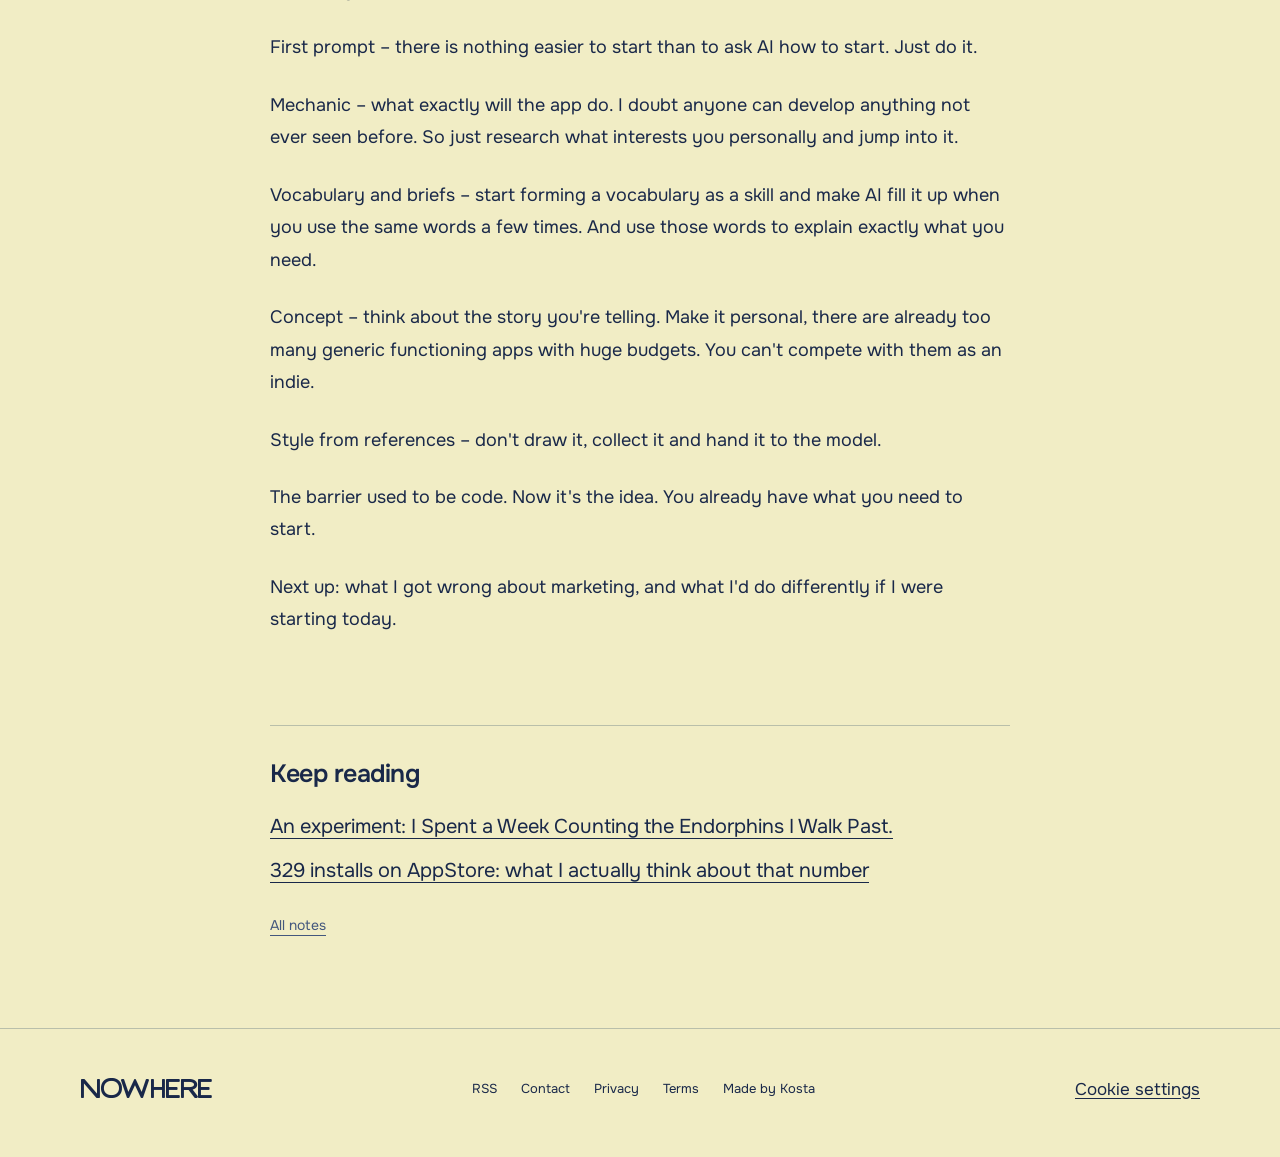
<file: blog/how-i-built-nowhere-and-what-i-learned-about-ai/index.html>
<!doctype html>
<html lang="en">
<head>
<meta charset="utf-8">
<meta name="viewport" content="width=device-width, initial-scale=1">
<title>How i built Nowhere and what I learned about AI. — Nowhere Notes</title>
<meta name="description" content="I&#x27;m a creative lead in big tech. For years my job was communication for products that already existed – someone else built the thing, I figured out how to…">
<meta name="author" content="Kosta Pudan">
<link rel="canonical" href="https://nowhere.pudan.me/blog/how-i-built-nowhere-and-what-i-learned-about-ai/">
<link rel="icon" href="/icon.svg" type="image/svg+xml">
<link rel="stylesheet" href="/blog/blog.css?v=nowhere-notes-20261103">
<link rel="alternate" type="application/rss+xml" title="Nowhere Notes" href="/blog/feed.xml">
<meta property="og:site_name" content="Nowhere">
<meta property="og:title" content="How i built Nowhere and what I learned about AI.">
<meta property="og:description" content="I&#x27;m a creative lead in big tech. For years my job was communication for products that already existed – someone else built the thing, I figured out how to…">
<meta property="og:type" content="article">
<meta property="og:url" content="https://nowhere.pudan.me/blog/how-i-built-nowhere-and-what-i-learned-about-ai/">
<meta property="og:image" content="https://nowhere.pudan.me/blog/assets/how-i-built-nowhere-and-what-i-learned-about-ai-01-w1280.webp">
<meta property="og:image:width" content="1280">
<meta property="og:image:height" content="853">
<meta property="og:image:alt" content="Kosta holding a phone displaying Nowhere">
<meta property="og:locale" content="en_US">
<meta name="twitter:card" content="summary_large_image">
<meta name="twitter:title" content="How i built Nowhere and what I learned about AI.">
<meta name="twitter:description" content="I&#x27;m a creative lead in big tech. For years my job was communication for products that already existed – someone else built the thing, I figured out how to…">
<meta name="twitter:image" content="https://nowhere.pudan.me/blog/assets/how-i-built-nowhere-and-what-i-learned-about-ai-01-w1280.webp">
<meta name="twitter:image:alt" content="Kosta holding a phone displaying Nowhere">
<meta property="article:published_time" content="2026-07-13">
<meta property="article:author" content="https://www.pudan.me/">
<script type="application/ld+json">{"@context": "https://schema.org", "@type": "BlogPosting", "@id": "https://nowhere.pudan.me/blog/how-i-built-nowhere-and-what-i-learned-about-ai/", "url": "https://nowhere.pudan.me/blog/how-i-built-nowhere-and-what-i-learned-about-ai/", "name": "How i built Nowhere and what I learned about AI.", "description": "I'm a creative lead in big tech. For years my job was communication for products that already existed – someone else built the thing, I figured out how to…", "inLanguage": "en", "isPartOf": {"@type": "WebSite", "name": "Nowhere", "url": "https://nowhere.pudan.me/"}, "headline": "How i built Nowhere and what I learned about AI.", "datePublished": "2026-07-13", "author": {"@type": "Person", "name": "Kosta Pudan", "url": "https://www.pudan.me/"}, "image": ["https://nowhere.pudan.me/blog/assets/how-i-built-nowhere-and-what-i-learned-about-ai-01-w1280.webp"], "mainEntityOfPage": "https://nowhere.pudan.me/blog/how-i-built-nowhere-and-what-i-learned-about-ai/"}</script>
  <link rel="stylesheet" href="/analytics.css">
  <script src="/analytics.js" defer></script>
</head>
<body>
<a class="skip-link" href="#main">Skip to content</a><header class="wrap"><nav class="site-nav" aria-label="Main navigation"><a class="wordmark" href="/" aria-label="Nowhere home">NOWHERE</a><div class="nav-right"><a class="nav-link" href="/blog/">Notes</a><a class="store-badge" href="https://apps.apple.com/app/nowhere-screen-time-control/id6753218397" aria-label="Download Nowhere on the App Store"><svg viewBox="0 0 26 30" aria-hidden="true"><path d="M17 5c1-1 2-3 2-5-2 0-4 1-5 2-1 1-2 3-2 5 2 0 4-1 5-2ZM23 21c-1 3-3 8-6 8-2 0-3-1-5-1s-3 1-5 1C3 28 0 20 0 15 0 10 3 7 7 7c2 0 4 1 5 1s4-2 6-1c2 0 4 1 6 3-6 3-4 9-1 11Z"/></svg><span><small>Download on the</small><strong>App Store</strong></span></a></div></nav></header><main id="main" class="wrap post-page"><nav class="post-nav" aria-label="Breadcrumb"><a href="/">Nowhere</a><span aria-hidden="true">/</span><a href="/blog/">All notes</a></nav><article><header class="post-header"><p class="post-meta"><time datetime="2026-07-13">July 13, 2026</time><span aria-hidden="true">·</span><span>6 min read</span></p><h1>How i built Nowhere and what I learned about AI.</h1><p class="byline">By <a href="https://www.pudan.me/" rel="author">Kosta Pudan</a></p></header><div class="article-body"><p>I&#x27;m a creative lead in big tech. For years my job was communication for products that already existed – someone else built the thing, I figured out how to talk about it.</p><p>A few months ago I decided to do the opposite. Build a product myself, from zero, with AI as my only engineering partner. A few months later I have an app in the App Store with my name on it. Here&#x27;s what I hit along the way, and what I&#x27;d tell myself before starting. Maybe this will be useful if you&#x27;re just getting started.</p><p>And yes, this is me taking a picture after the release.</p>



  <figure class="article-image"><img src="/blog/assets/how-i-built-nowhere-and-what-i-learned-about-ai-01-w640.webp" alt="Kosta holding a phone displaying Nowhere" loading="lazy" decoding="async" width="1440" height="960" srcset="/blog/assets/how-i-built-nowhere-and-what-i-learned-about-ai-01-w320.webp 320w, /blog/assets/how-i-built-nowhere-and-what-i-learned-about-ai-01-w640.webp 640w, /blog/assets/how-i-built-nowhere-and-what-i-learned-about-ai-01-w1280.webp 1280w" sizes="(max-width: 800px) calc(100vw - 40px), 740px"></figure>





<p><strong>The wall has fallen</strong></p><p>It used to be: you have an idea, you hit a wall, because you can&#x27;t write the code. I faced it endless amounts of times and almost quit fantasizing. That wall is mostly gone now. The idea itself became the tool – you describe it, the model builds it.</p><p>Which means creative thinking is your actual asset now, not a soft skill next to the real work. If you can come up with something and describe it precisely, you can already build. This wasn&#x27;t obvious before, because code used to level everyone down to the same starting line.</p><p><strong>Concept or mechanic – pick your starting point</strong></p><p>Here&#x27;s the first real fork: do you start from the mechanic or from the concept? Mechanic times concept equals product. Miss the mechanic and you have a nice idea with no shape. Miss the concept and you have a working prototype nobody cares about.</p><p>I renamed the same app five times before I got this right: Step4, SpaceControl, DOOM CTRL, Resistance, Nowhere. The mechanic never changed – real-world activity converts into access to your phone. What changed was my understanding of why anyone would care.</p><p>Step4 was mechanic with no story. DOOM CTRL had mood but too narrow a frame. Nowhere clicked when I stopped thinking about blocking a screen and started thinking about pulling someone back into their actual life. &quot;Now here&quot; – the wordplay carries the whole concept. But this never stopped me from building on the core mechanic.</p><p>The main thing I learned: don&#x27;t stop doing what you can do just because you haven&#x27;t found the right idea yet. The process and momentum will bring you there.</p><p><strong>From briefs to thesaurus to meme</strong></p><p>There are two ways to talk to a model. One is guesswork: &quot;make the screen look like this.&quot; It sounds like an instruction, but it&#x27;s a bet – the model guesses, you guess, the result is a coin flip.</p><p>The other is a brief: vocabulary plus behavior. You define your terms upfront and the rules the product follows. The model stops guessing and starts working inside your coordinates. This vocabulary can include words like &quot;the red button,&quot; &quot;the top block,&quot; or even &quot;the Six Seven.&quot; The model will name them properly in the code, you don&#x27;t need to remember how. But when you describe the same elements over and over again in different words, the model may miss the point.</p><p>Plus there is also a lot more fun in the process to name things like that. In some way it becomes a meme between you and AI. Weird, but joyful.</p><p><strong>UX first, UI later</strong></p><p>Do the logic before the look. UX is the sequence – what happens, in what order, what the user sees at each step. There are millions of apps and tens of millions of good designs on the internet that follow the same basic rules, and people are used to them. No need to build it from scratch when you can just say &quot;edit the screen to follow the best UX practices and Apple standards.&quot;</p><p>But with UI, it&#x27;s different. Color, style, polish need extra time and effort. AI will generate basic shapes in the right places, but nothing impressive.</p><p>Function first, then it gets dressed.</p><p><strong>Building a visual style without opening Figma</strong></p><p>This is the part people ask about most. How did I do the frontend without Figma, tokens, shapes and other things?</p><p>I pull references for screens and images from Pinterest, run them through AI to make an MD file, then mix these files all together prompting what I liked in each one of them. This is like a palette which mixes colors, but the colors are words and the palette is a black box.</p><p>When I was done I applied this freshly made written design to the first page of the project and tweaked it from there until it resonated. Later this system was applied to the other screens. And when you see something not only functional but actually unique and colored the way you wanted, new ideas and mechanics start appearing faster than clouds in the mountains.</p><p><strong>The part I got wrong: distribution</strong></p><p>Building the app was the easy half – maybe fifteen percent of the actual effort. Distribution is the other eighty-five.</p><p>This is what I underestimated. Getting a working product out of a model is genuinely doable now. Finding people for it is a separate job, and you can&#x27;t push it to later. &quot;Just build it&quot; with no thought for who sees it gets you an MVP that needs a rebuild, not a product. Think about distribution from day one, not after launch.</p><p>In fact I was thinking about writing a whole new article on what I learned from this process and how I screwed up three times in a row.</p><p><strong>Naming matters less than you think</strong></p><p>Even though the name is important in a conceptual way to shape the whole idea of the app, it can be almost anything. &quot;Nowhere&quot; is not a unique name in the store at all. What matters is how you explain the point in three seconds.</p><p>Nowhere tells you nothing by name. By substance it&#x27;s screen time, focus, digital wellbeing – a category people actually search for. Look at how competitors in that category position themselves. Don&#x27;t copy the name. Copy the logic behind how they phrase it.</p><p><strong>Don&#x27;t let go of the wheel</strong></p><p>Don&#x27;t hand everything to the model. Review with the expensive models, more than once. The vocabulary and architecture you set at the start aren&#x27;t a one-time setup – they&#x27;re what the model leans on the entire way through.</p><p>Vision and decisions stay yours. The model executes, you decide. And think about marketing and budget before launch, not after. An audience gets built ahead of time – it doesn&#x27;t appear the day you hit release.</p><p><strong>Start this week</strong></p><p>Five things, in order:</p><p>First prompt – there is nothing easier to start than to ask AI how to start. Just do it.</p><p>Mechanic – what exactly will the app do. I doubt anyone can develop anything not ever seen before. So just research what interests you personally and jump into it.</p><p>Vocabulary and briefs – start forming a vocabulary as a skill and make AI fill it up when you use the same words a few times. And use those words to explain exactly what you need.</p><p>Concept – think about the story you&#x27;re telling. Make it personal, there are already too many generic functioning apps with huge budgets. You can&#x27;t compete with them as an indie.</p><p>Style from references – don&#x27;t draw it, collect it and hand it to the model.</p><p>The barrier used to be code. Now it&#x27;s the idea. You already have what you need to start.</p><p>Next up: what I got wrong about marketing, and what I&#x27;d do differently if I were starting today.</p></div></article><aside class="next-notes" aria-labelledby="next-title"><h2 id="next-title">Keep reading</h2><ul><li><a href="/blog/an-experiment-i-spent-a-week-counting-the-endorphins-i-walk-past/">An experiment: I Spent a Week Counting the Endorphins I Walk Past.</a></li><li><a href="/blog/329-installs-on-appstore-what-i-actually-think-about-that-number/">329 installs on AppStore: what I actually think about that number</a></li></ul><a href="/blog/">All notes</a></aside></main><footer class="blog-footer"><div class="wrap footer-inner"><a class="wordmark" href="/">NOWHERE</a><div class="footer-links"><a href="/blog/feed.xml">RSS</a><a href="mailto:kostill@gmail.com">Contact</a><a href="/privacy.html">Privacy</a><a href="/terms.html">Terms</a><a href="https://www.pudan.me/">Made by Kosta</a></div></div></footer></body></html>
</file>
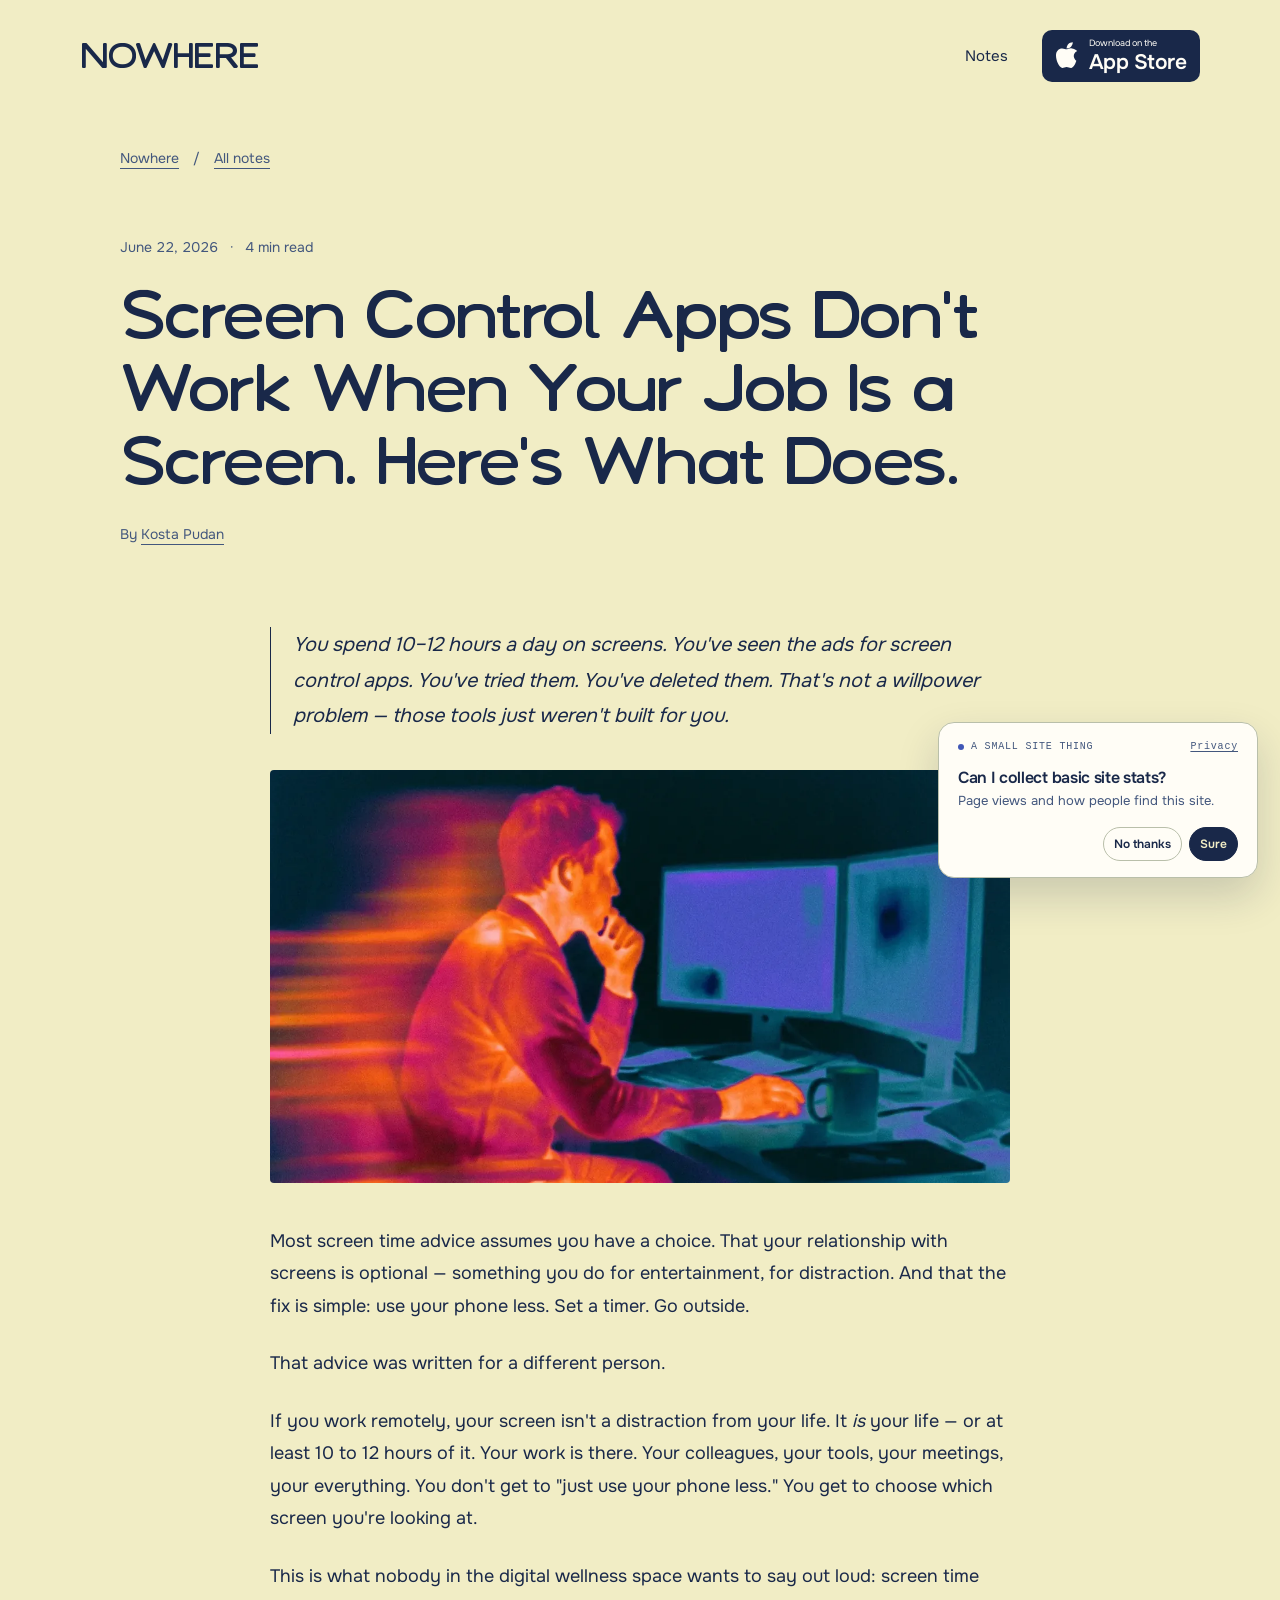
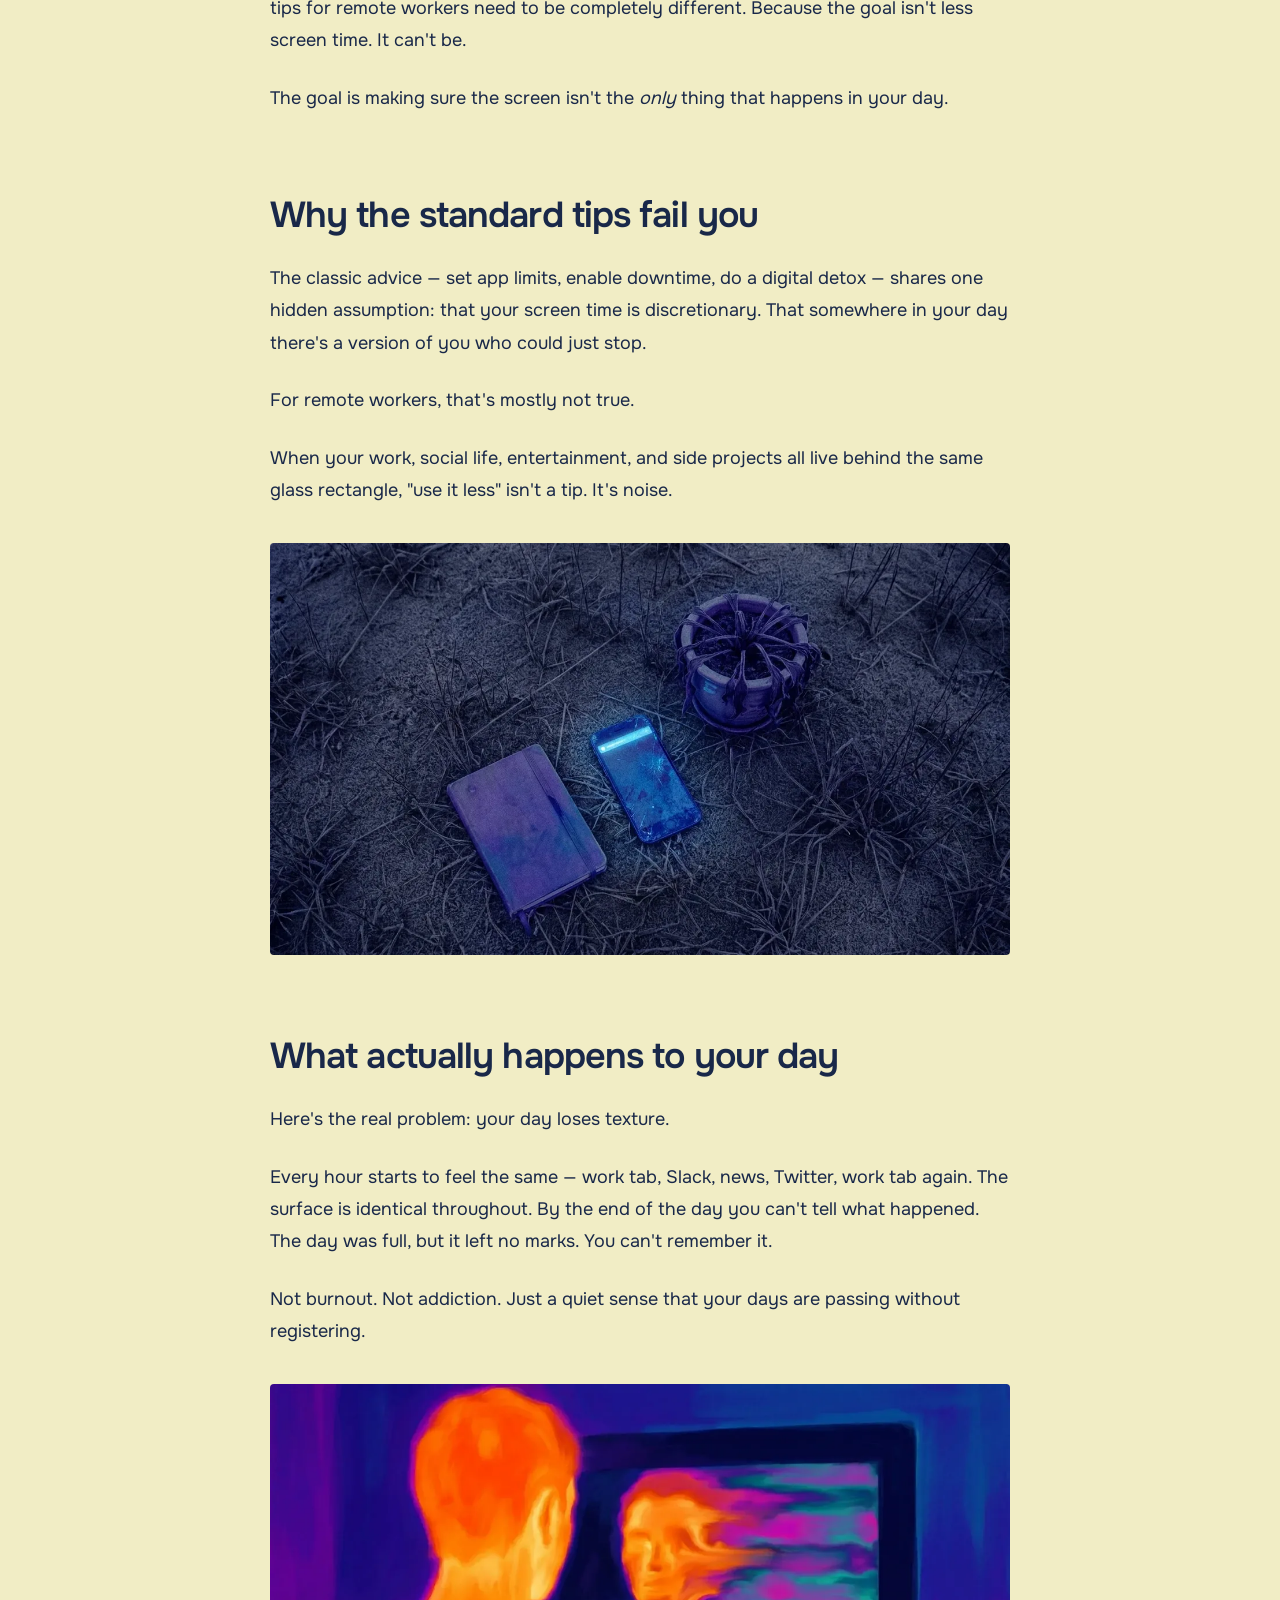
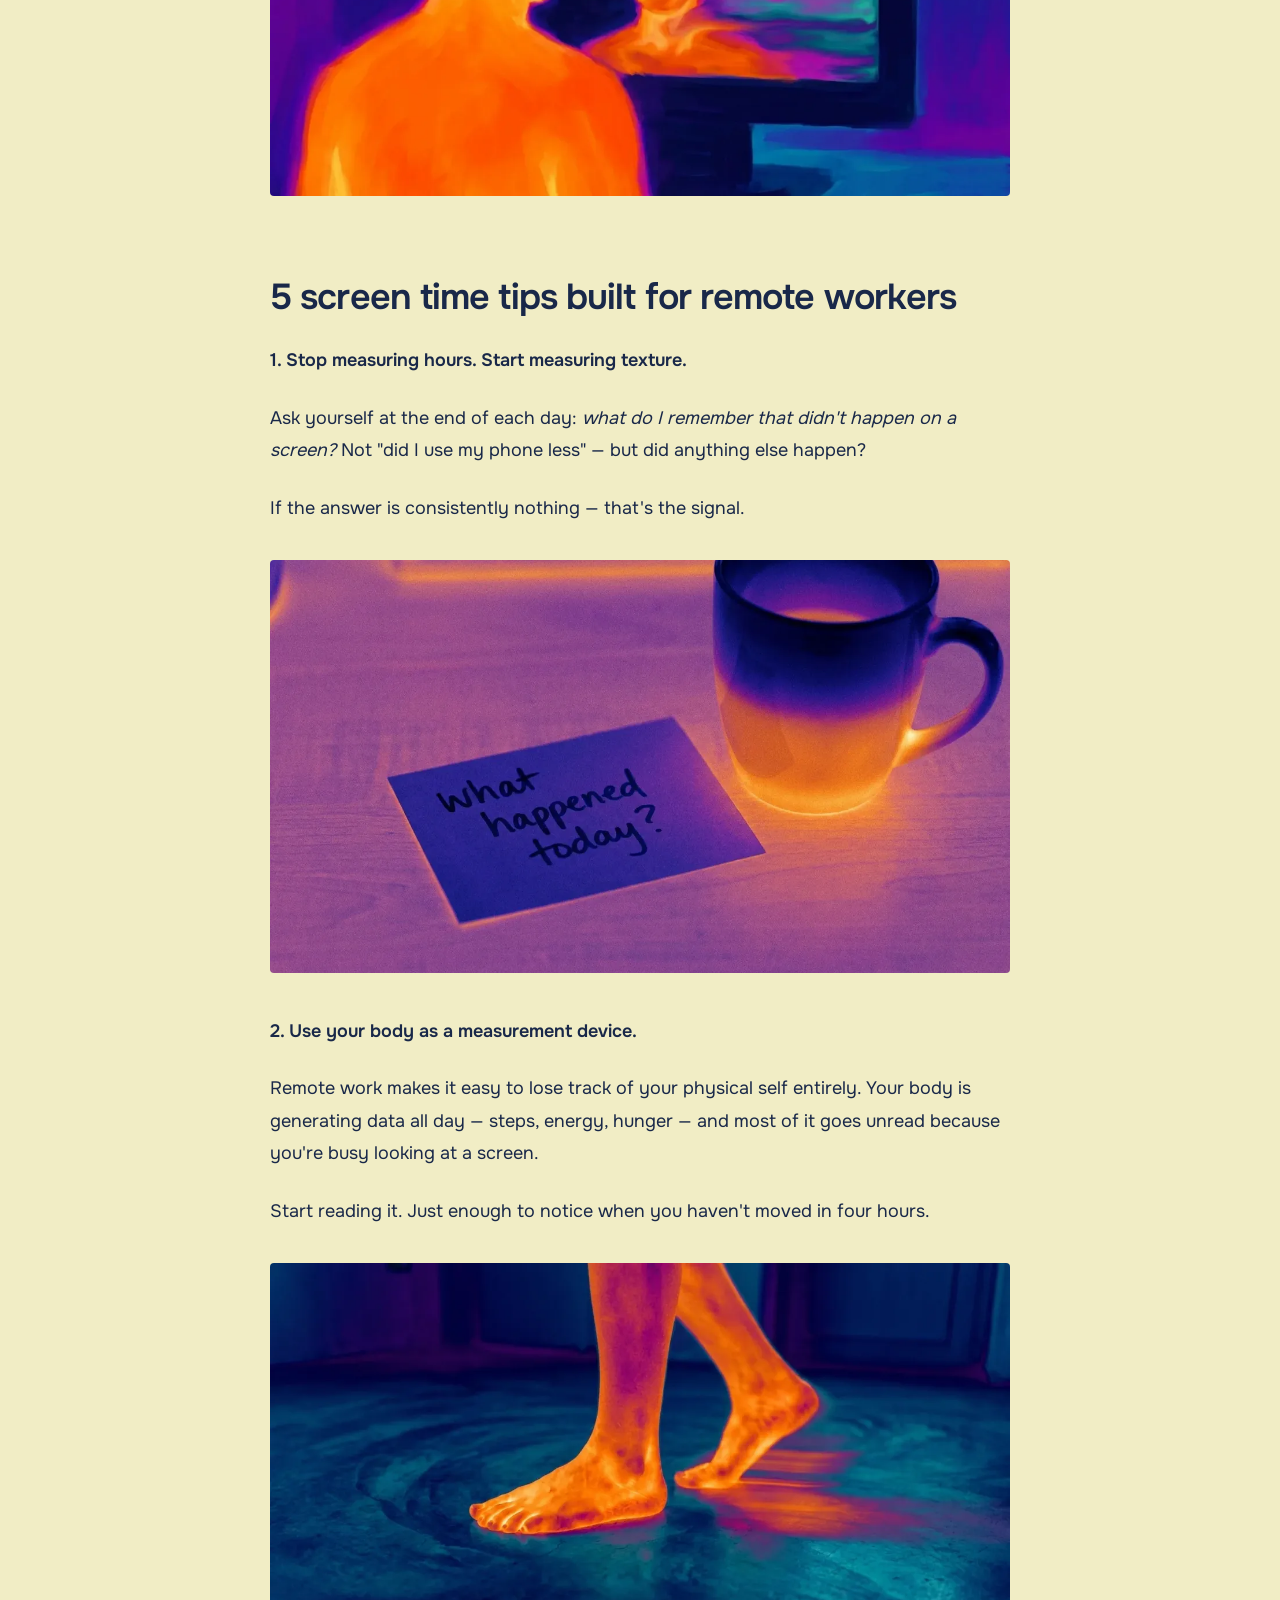
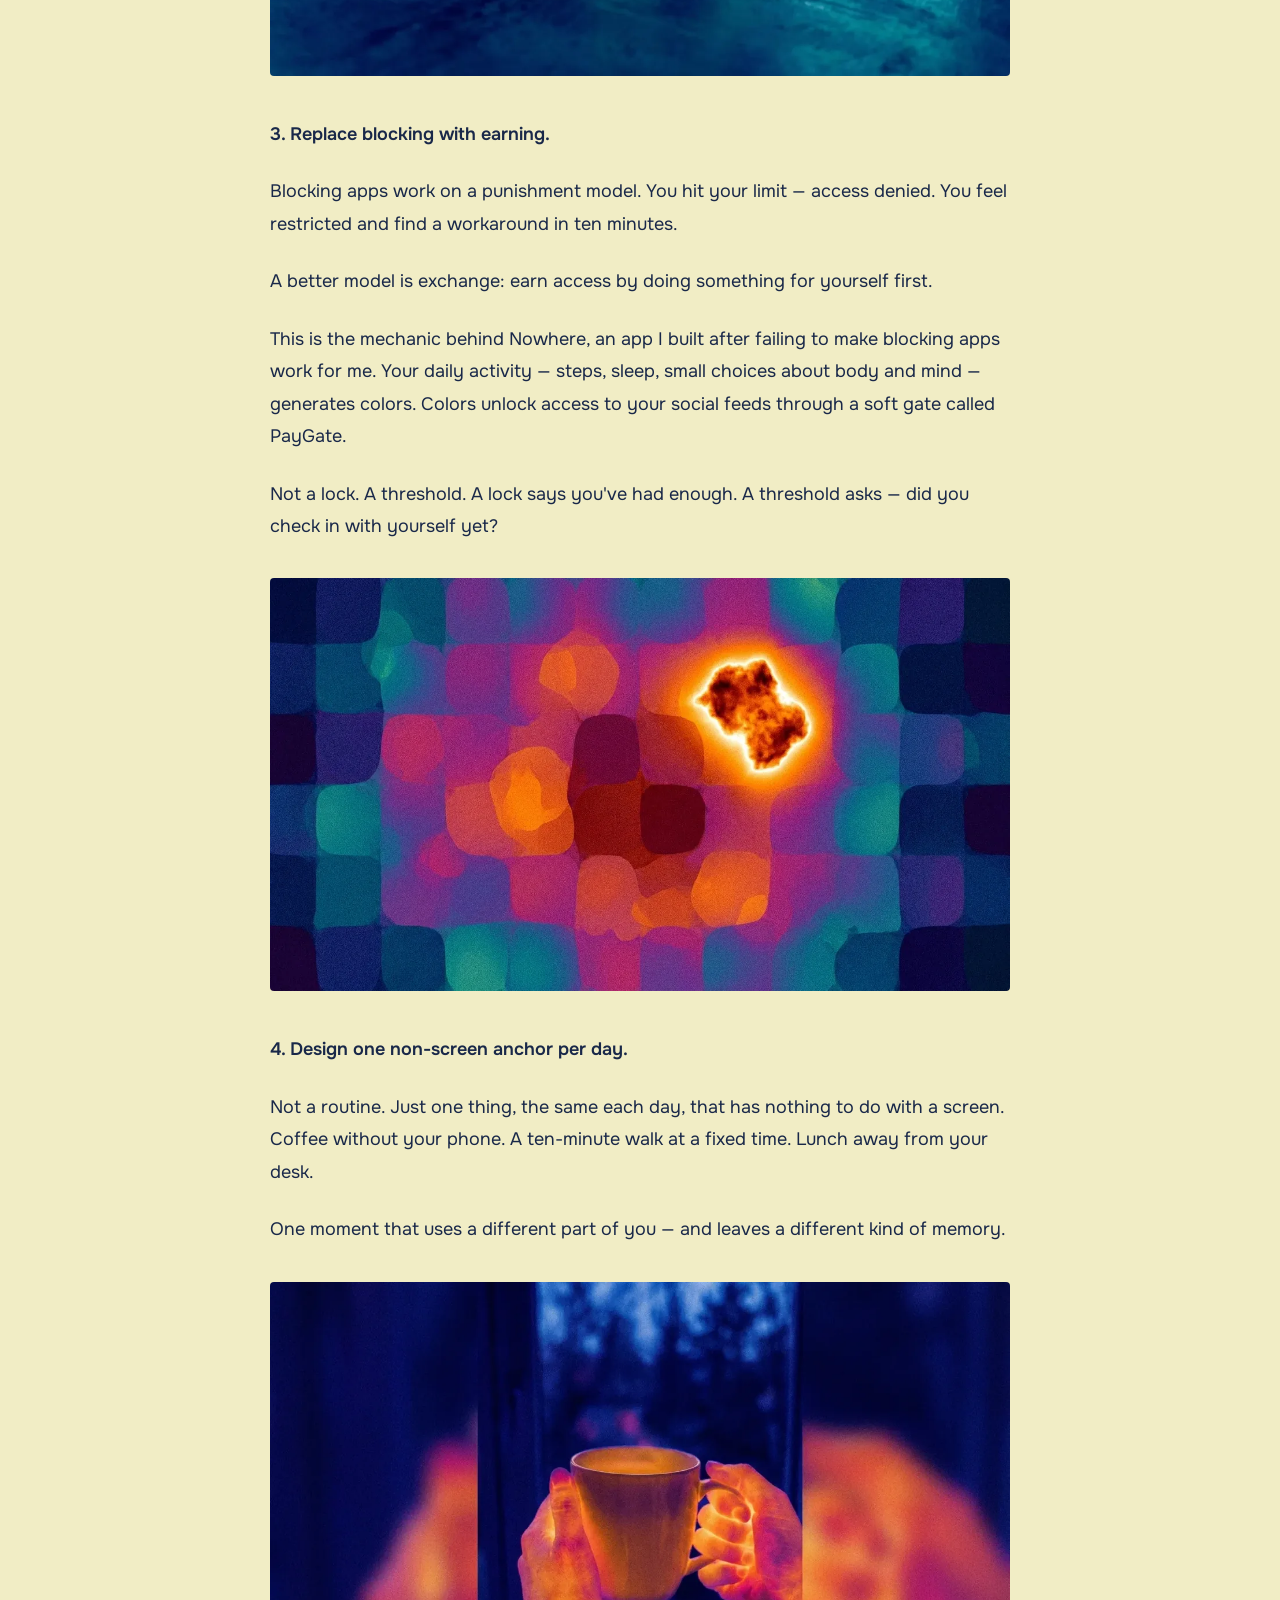
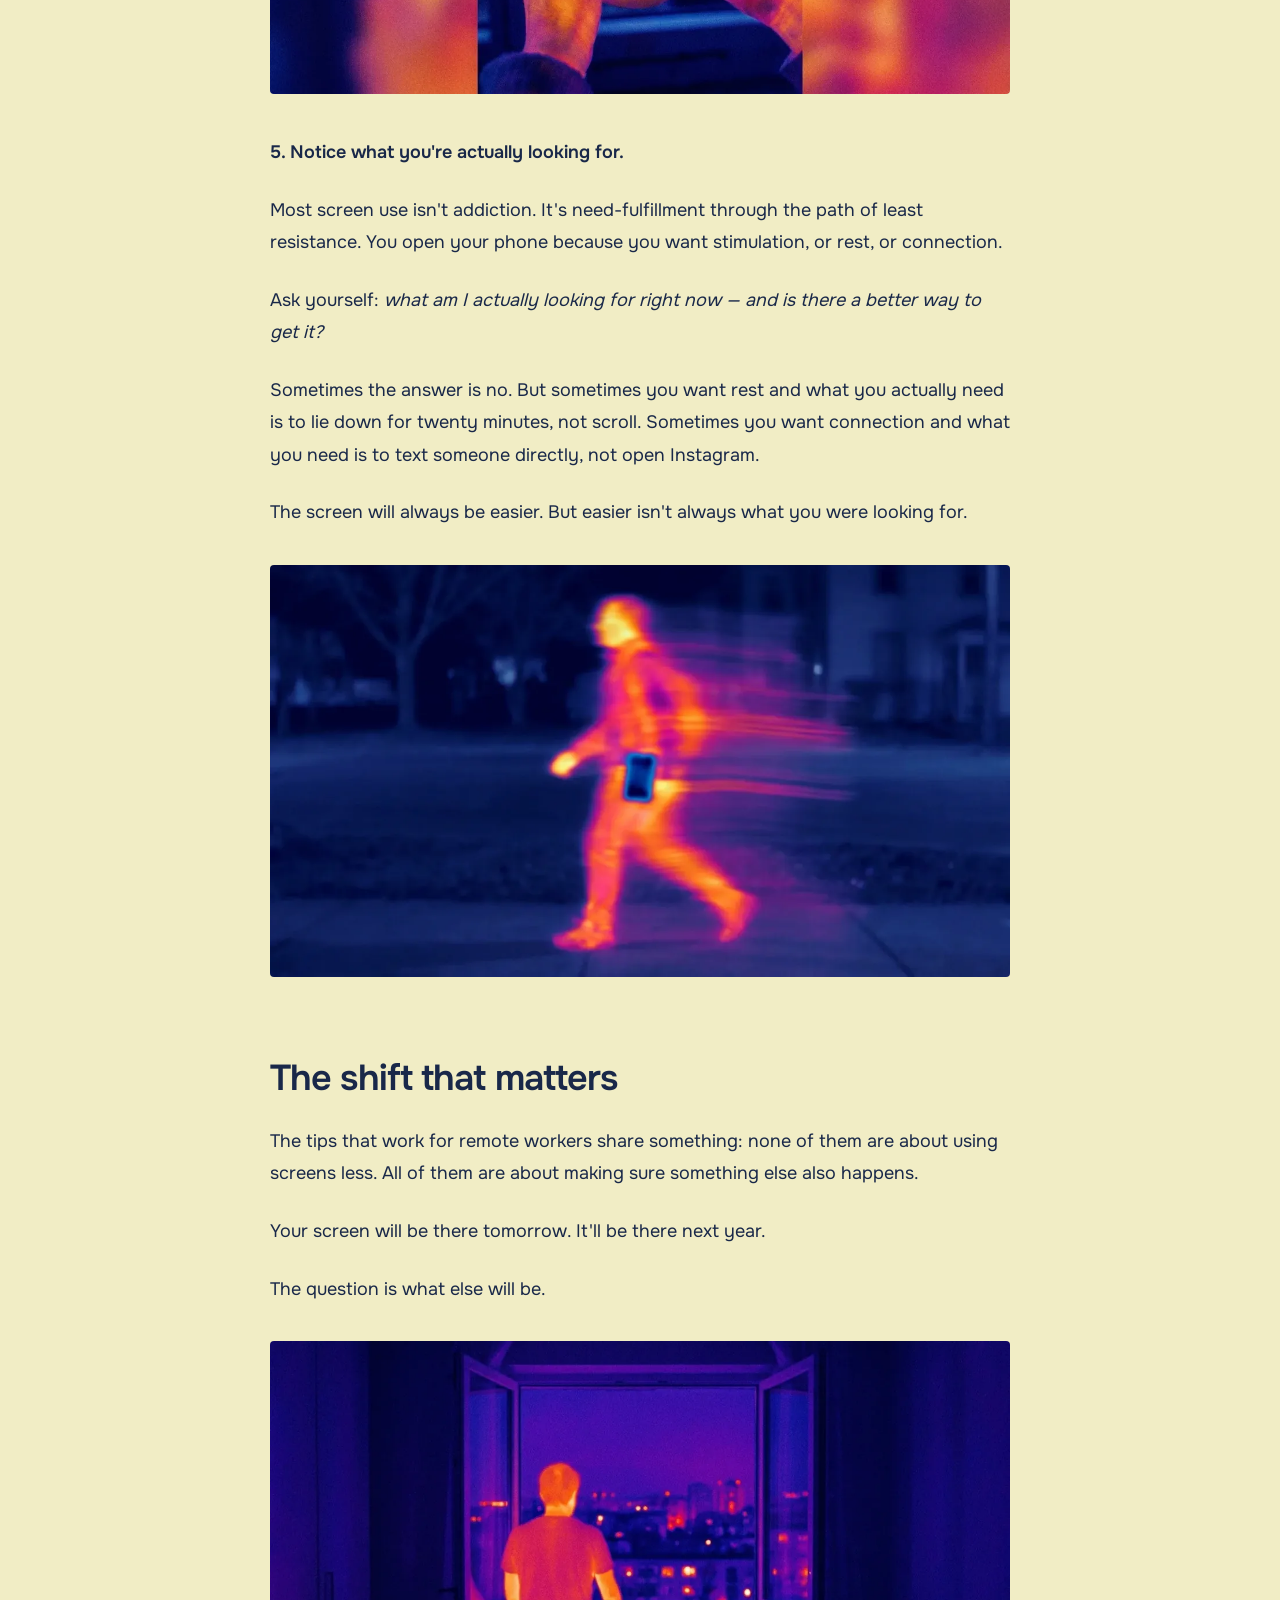
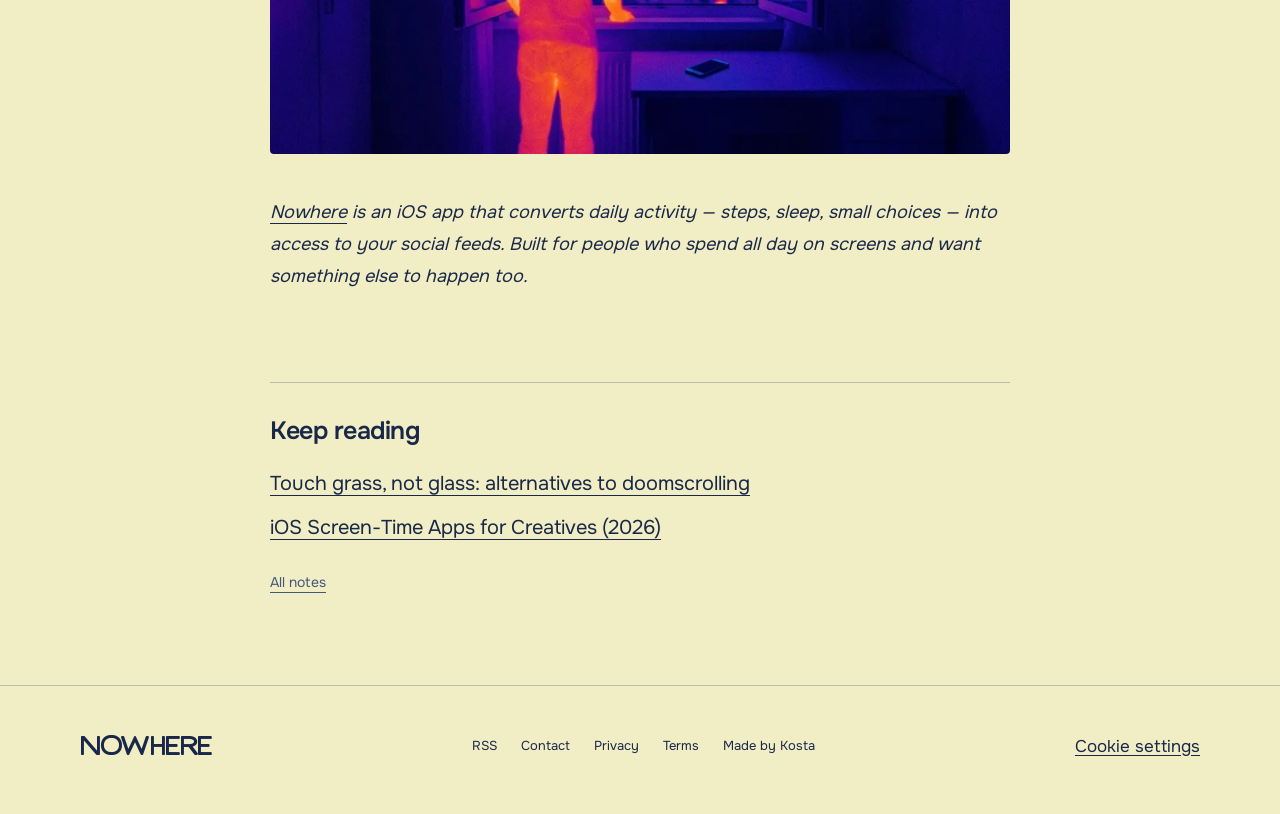
<file: blog/how-to-take-rest-from-screens-when-you-work-remotely/index.html>
<!doctype html>
<html lang="en">
<head>
<meta charset="utf-8">
<meta name="viewport" content="width=device-width, initial-scale=1">
<title>Screen Control Apps Don&#x27;t Work When Your Job Is a Screen. Here&#x27;s What Does. — Nowhere Notes</title>
<meta name="description" content="You spend 10–12 hours a day on screens. You&#x27;ve seen the ads for screen control apps. You&#x27;ve tried them. You&#x27;ve deleted them. That&#x27;s not a willpower problem…">
<meta name="author" content="Kosta Pudan">
<link rel="canonical" href="https://nowhere.pudan.me/blog/how-to-take-rest-from-screens-when-you-work-remotely/">
<link rel="icon" href="/icon.svg" type="image/svg+xml">
<link rel="stylesheet" href="/blog/blog.css?v=nowhere-notes-20261103">
<link rel="alternate" type="application/rss+xml" title="Nowhere Notes" href="/blog/feed.xml">
<meta property="og:site_name" content="Nowhere">
<meta property="og:title" content="Screen Control Apps Don&#x27;t Work When Your Job Is a Screen. Here&#x27;s What Does.">
<meta property="og:description" content="You spend 10–12 hours a day on screens. You&#x27;ve seen the ads for screen control apps. You&#x27;ve tried them. You&#x27;ve deleted them. That&#x27;s not a willpower problem…">
<meta property="og:type" content="article">
<meta property="og:url" content="https://nowhere.pudan.me/blog/how-to-take-rest-from-screens-when-you-work-remotely/">
<meta property="og:image" content="https://nowhere.pudan.me/blog/assets/how-to-take-rest-from-screens-when-you-work-remotely-01-w1280.webp">
<meta property="og:image:width" content="1280">
<meta property="og:image:height" content="714">
<meta property="og:image:alt" content="Thermal-style illustration of a person working at two screens">
<meta property="og:locale" content="en_US">
<meta name="twitter:card" content="summary_large_image">
<meta name="twitter:title" content="Screen Control Apps Don&#x27;t Work When Your Job Is a Screen. Here&#x27;s What Does.">
<meta name="twitter:description" content="You spend 10–12 hours a day on screens. You&#x27;ve seen the ads for screen control apps. You&#x27;ve tried them. You&#x27;ve deleted them. That&#x27;s not a willpower problem…">
<meta name="twitter:image" content="https://nowhere.pudan.me/blog/assets/how-to-take-rest-from-screens-when-you-work-remotely-01-w1280.webp">
<meta name="twitter:image:alt" content="Thermal-style illustration of a person working at two screens">
<meta property="article:published_time" content="2026-06-22">
<meta property="article:author" content="https://www.pudan.me/">
<script type="application/ld+json">{"@context": "https://schema.org", "@type": "BlogPosting", "@id": "https://nowhere.pudan.me/blog/how-to-take-rest-from-screens-when-you-work-remotely/", "url": "https://nowhere.pudan.me/blog/how-to-take-rest-from-screens-when-you-work-remotely/", "name": "Screen Control Apps Don't Work When Your Job Is a Screen. Here's What Does.", "description": "You spend 10–12 hours a day on screens. You've seen the ads for screen control apps. You've tried them. You've deleted them. That's not a willpower problem…", "inLanguage": "en", "isPartOf": {"@type": "WebSite", "name": "Nowhere", "url": "https://nowhere.pudan.me/"}, "headline": "Screen Control Apps Don't Work When Your Job Is a Screen. Here's What Does.", "datePublished": "2026-06-22", "author": {"@type": "Person", "name": "Kosta Pudan", "url": "https://www.pudan.me/"}, "image": ["https://nowhere.pudan.me/blog/assets/how-to-take-rest-from-screens-when-you-work-remotely-01-w1280.webp"], "mainEntityOfPage": "https://nowhere.pudan.me/blog/how-to-take-rest-from-screens-when-you-work-remotely/"}</script>
  <link rel="stylesheet" href="/analytics.css">
  <script src="/analytics.js" defer></script>
</head>
<body>
<a class="skip-link" href="#main">Skip to content</a><header class="wrap"><nav class="site-nav" aria-label="Main navigation"><a class="wordmark" href="/" aria-label="Nowhere home">NOWHERE</a><div class="nav-right"><a class="nav-link" href="/blog/">Notes</a><a class="store-badge" href="https://apps.apple.com/app/nowhere-screen-time-control/id6753218397" aria-label="Download Nowhere on the App Store"><svg viewBox="0 0 26 30" aria-hidden="true"><path d="M17 5c1-1 2-3 2-5-2 0-4 1-5 2-1 1-2 3-2 5 2 0 4-1 5-2ZM23 21c-1 3-3 8-6 8-2 0-3-1-5-1s-3 1-5 1C3 28 0 20 0 15 0 10 3 7 7 7c2 0 4 1 5 1s4-2 6-1c2 0 4 1 6 3-6 3-4 9-1 11Z"/></svg><span><small>Download on the</small><strong>App Store</strong></span></a></div></nav></header><main id="main" class="wrap post-page"><nav class="post-nav" aria-label="Breadcrumb"><a href="/">Nowhere</a><span aria-hidden="true">/</span><a href="/blog/">All notes</a></nav><article><header class="post-header"><p class="post-meta"><time datetime="2026-06-22">June 22, 2026</time><span aria-hidden="true">·</span><span>4 min read</span></p><h1>Screen Control Apps Don&#x27;t Work When Your Job Is a Screen. Here&#x27;s What Does.</h1><p class="byline">By <a href="https://www.pudan.me/" rel="author">Kosta Pudan</a></p></header><div class="article-body"><blockquote><p><em>You spend 10–12 hours a day on screens. You&#x27;ve seen the ads for screen control apps. You&#x27;ve tried them. You&#x27;ve deleted them. That&#x27;s not a willpower problem — those tools just weren&#x27;t built for you.</em></p></blockquote>



  <figure class="article-image"><img src="/blog/assets/how-to-take-rest-from-screens-when-you-work-remotely-01-w640.webp" alt="Thermal-style illustration of a person working at two screens" loading="lazy" decoding="async" width="1376" height="768" srcset="/blog/assets/how-to-take-rest-from-screens-when-you-work-remotely-01-w320.webp 320w, /blog/assets/how-to-take-rest-from-screens-when-you-work-remotely-01-w640.webp 640w, /blog/assets/how-to-take-rest-from-screens-when-you-work-remotely-01-w1280.webp 1280w" sizes="(max-width: 800px) calc(100vw - 40px), 740px"></figure>





<p>Most screen time advice assumes you have a choice. That your relationship with screens is optional — something you do for entertainment, for distraction. And that the fix is simple: use your phone less. Set a timer. Go outside.</p><p>That advice was written for a different person.</p><p>If you work remotely, your screen isn&#x27;t a distraction from your life. It <em>is</em> your life — or at least 10 to 12 hours of it. Your work is there. Your colleagues, your tools, your meetings, your everything. You don&#x27;t get to &quot;just use your phone less.&quot; You get to choose which screen you&#x27;re looking at.</p><p>This is what nobody in the digital wellness space wants to say out loud: screen time tips for remote workers need to be completely different. Because the goal isn&#x27;t less screen time. It can&#x27;t be.</p><p>The goal is making sure the screen isn&#x27;t the <em>only</em> thing that happens in your day.</p><h2>Why the standard tips fail you</h2><p>The classic advice — set app limits, enable downtime, do a digital detox — shares one hidden assumption: that your screen time is discretionary. That somewhere in your day there&#x27;s a version of you who could just stop.</p><p>For remote workers, that&#x27;s mostly not true.</p><p>When your work, social life, entertainment, and side projects all live behind the same glass rectangle, &quot;use it less&quot; isn&#x27;t a tip. It&#x27;s noise.</p>



  <figure class="article-image"><img src="/blog/assets/how-to-take-rest-from-screens-when-you-work-remotely-02-w640.webp" alt="A notebook and phone resting on the ground outdoors" loading="lazy" decoding="async" width="1376" height="768" srcset="/blog/assets/how-to-take-rest-from-screens-when-you-work-remotely-02-w320.webp 320w, /blog/assets/how-to-take-rest-from-screens-when-you-work-remotely-02-w640.webp 640w, /blog/assets/how-to-take-rest-from-screens-when-you-work-remotely-02-w1280.webp 1280w" sizes="(max-width: 800px) calc(100vw - 40px), 740px"></figure>





<h2>What actually happens to your day</h2><p>Here&#x27;s the real problem: your day loses texture.</p><p>Every hour starts to feel the same — work tab, Slack, news, Twitter, work tab again. The surface is identical throughout. By the end of the day you can&#x27;t tell what happened. The day was full, but it left no marks. You can&#x27;t remember it.</p><p>Not burnout. Not addiction. Just a quiet sense that your days are passing without registering.</p>



  <figure class="article-image"><img src="/blog/assets/how-to-take-rest-from-screens-when-you-work-remotely-03-w640.webp" alt="Thermal-style illustration of a person facing a glowing screen" loading="lazy" decoding="async" width="1376" height="768" srcset="/blog/assets/how-to-take-rest-from-screens-when-you-work-remotely-03-w320.webp 320w, /blog/assets/how-to-take-rest-from-screens-when-you-work-remotely-03-w640.webp 640w, /blog/assets/how-to-take-rest-from-screens-when-you-work-remotely-03-w1280.webp 1280w" sizes="(max-width: 800px) calc(100vw - 40px), 740px"></figure>





<h2>5 screen time tips built for remote workers</h2><p><strong>1. Stop measuring hours. Start measuring texture.</strong></p><p>Ask yourself at the end of each day: <em>what do I remember that didn&#x27;t happen on a screen?</em> Not &quot;did I use my phone less&quot; — but did anything else happen?</p><p>If the answer is consistently nothing — that&#x27;s the signal.</p>



  <figure class="article-image"><img src="/blog/assets/how-to-take-rest-from-screens-when-you-work-remotely-04-w640.webp" alt="A cup beside a note asking what happened today" loading="lazy" decoding="async" width="1376" height="768" srcset="/blog/assets/how-to-take-rest-from-screens-when-you-work-remotely-04-w320.webp 320w, /blog/assets/how-to-take-rest-from-screens-when-you-work-remotely-04-w640.webp 640w, /blog/assets/how-to-take-rest-from-screens-when-you-work-remotely-04-w1280.webp 1280w" sizes="(max-width: 800px) calc(100vw - 40px), 740px"></figure>





<p><strong>2. Use your body as a measurement device.</strong></p><p>Remote work makes it easy to lose track of your physical self entirely. Your body is generating data all day — steps, energy, hunger — and most of it goes unread because you&#x27;re busy looking at a screen.</p><p>Start reading it. Just enough to notice when you haven&#x27;t moved in four hours.</p>



  <figure class="article-image"><img src="/blog/assets/how-to-take-rest-from-screens-when-you-work-remotely-05-w640.webp" alt="Thermal-style illustration of bare feet on a floor" loading="lazy" decoding="async" width="1376" height="768" srcset="/blog/assets/how-to-take-rest-from-screens-when-you-work-remotely-05-w320.webp 320w, /blog/assets/how-to-take-rest-from-screens-when-you-work-remotely-05-w640.webp 640w, /blog/assets/how-to-take-rest-from-screens-when-you-work-remotely-05-w1280.webp 1280w" sizes="(max-width: 800px) calc(100vw - 40px), 740px"></figure>





<p><strong>3. Replace blocking with earning.</strong></p><p>Blocking apps work on a punishment model. You hit your limit — access denied. You feel restricted and find a workaround in ten minutes.</p><p>A better model is exchange: earn access by doing something for yourself first.</p><p>This is the mechanic behind Nowhere, an app I built after failing to make blocking apps work for me. Your daily activity — steps, sleep, small choices about body and mind — generates colors. Colors unlock access to your social feeds through a soft gate called PayGate.</p><p>Not a lock. A threshold. A lock says you&#x27;ve had enough. A threshold asks — did you check in with yourself yet?</p>



  <figure class="article-image"><img src="/blog/assets/how-to-take-rest-from-screens-when-you-work-remotely-06-w640.webp" alt="An orange glow surrounded by blue and green pixels" loading="lazy" decoding="async" width="1376" height="768" srcset="/blog/assets/how-to-take-rest-from-screens-when-you-work-remotely-06-w320.webp 320w, /blog/assets/how-to-take-rest-from-screens-when-you-work-remotely-06-w640.webp 640w, /blog/assets/how-to-take-rest-from-screens-when-you-work-remotely-06-w1280.webp 1280w" sizes="(max-width: 800px) calc(100vw - 40px), 740px"></figure>





<p><strong>4. Design one non-screen anchor per day.</strong></p><p>Not a routine. Just one thing, the same each day, that has nothing to do with a screen. Coffee without your phone. A ten-minute walk at a fixed time. Lunch away from your desk.</p><p>One moment that uses a different part of you — and leaves a different kind of memory.</p>



  <figure class="article-image"><img src="/blog/assets/how-to-take-rest-from-screens-when-you-work-remotely-07-w640.webp" alt="Hands holding a warm cup in thermal-style colors" loading="lazy" decoding="async" width="1376" height="768" srcset="/blog/assets/how-to-take-rest-from-screens-when-you-work-remotely-07-w320.webp 320w, /blog/assets/how-to-take-rest-from-screens-when-you-work-remotely-07-w640.webp 640w, /blog/assets/how-to-take-rest-from-screens-when-you-work-remotely-07-w1280.webp 1280w" sizes="(max-width: 800px) calc(100vw - 40px), 740px"></figure>





<p><strong>5. Notice what you&#x27;re actually looking for.</strong></p><p>Most screen use isn&#x27;t addiction. It&#x27;s need-fulfillment through the path of least resistance. You open your phone because you want stimulation, or rest, or connection.</p><p>Ask yourself: <em>what am I actually looking for right now — and is there a better way to get it?</em></p><p>Sometimes the answer is no. But sometimes you want rest and what you actually need is to lie down for twenty minutes, not scroll. Sometimes you want connection and what you need is to text someone directly, not open Instagram.</p><p>The screen will always be easier. But easier isn&#x27;t always what you were looking for.</p>



  <figure class="article-image"><img src="/blog/assets/how-to-take-rest-from-screens-when-you-work-remotely-08-w640.webp" alt="A person walking outdoors in thermal-style colors" loading="lazy" decoding="async" width="1376" height="768" srcset="/blog/assets/how-to-take-rest-from-screens-when-you-work-remotely-08-w320.webp 320w, /blog/assets/how-to-take-rest-from-screens-when-you-work-remotely-08-w640.webp 640w, /blog/assets/how-to-take-rest-from-screens-when-you-work-remotely-08-w1280.webp 1280w" sizes="(max-width: 800px) calc(100vw - 40px), 740px"></figure>





<h2>The shift that matters</h2><p>The tips that work for remote workers share something: none of them are about using screens less. All of them are about making sure something else also happens.</p><p>Your screen will be there tomorrow. It&#x27;ll be there next year.</p><p>The question is what else will be.</p>



  <figure class="article-image"><img src="/blog/assets/how-to-take-rest-from-screens-when-you-work-remotely-09-w640.webp" alt="A person looking through a window at a city at night" loading="lazy" decoding="async" width="1376" height="768" srcset="/blog/assets/how-to-take-rest-from-screens-when-you-work-remotely-09-w320.webp 320w, /blog/assets/how-to-take-rest-from-screens-when-you-work-remotely-09-w640.webp 640w, /blog/assets/how-to-take-rest-from-screens-when-you-work-remotely-09-w1280.webp 1280w" sizes="(max-width: 800px) calc(100vw - 40px), 740px"></figure>





<p><a href="https://apps.apple.com/us/app/nowhere-screen-time-control/id6753218397"><em>Nowhere</em></a><em> is an iOS app that converts daily activity — steps, sleep, small choices — into access to your social feeds. Built for people who spend all day on screens and want something else to happen too. </em></p></div></article><aside class="next-notes" aria-labelledby="next-title"><h2 id="next-title">Keep reading</h2><ul><li><a href="/blog/touch-grass-not-glass-alternatives-to-doomscrolling/">Touch grass, not glass: alternatives to doomscrolling</a></li><li><a href="/blog/ios-screen-time-apps-for-creatives-2026/">iOS Screen-Time Apps for Creatives (2026)</a></li></ul><a href="/blog/">All notes</a></aside></main><footer class="blog-footer"><div class="wrap footer-inner"><a class="wordmark" href="/">NOWHERE</a><div class="footer-links"><a href="/blog/feed.xml">RSS</a><a href="mailto:kostill@gmail.com">Contact</a><a href="/privacy.html">Privacy</a><a href="/terms.html">Terms</a><a href="https://www.pudan.me/">Made by Kosta</a></div></div></footer></body></html>
</file>
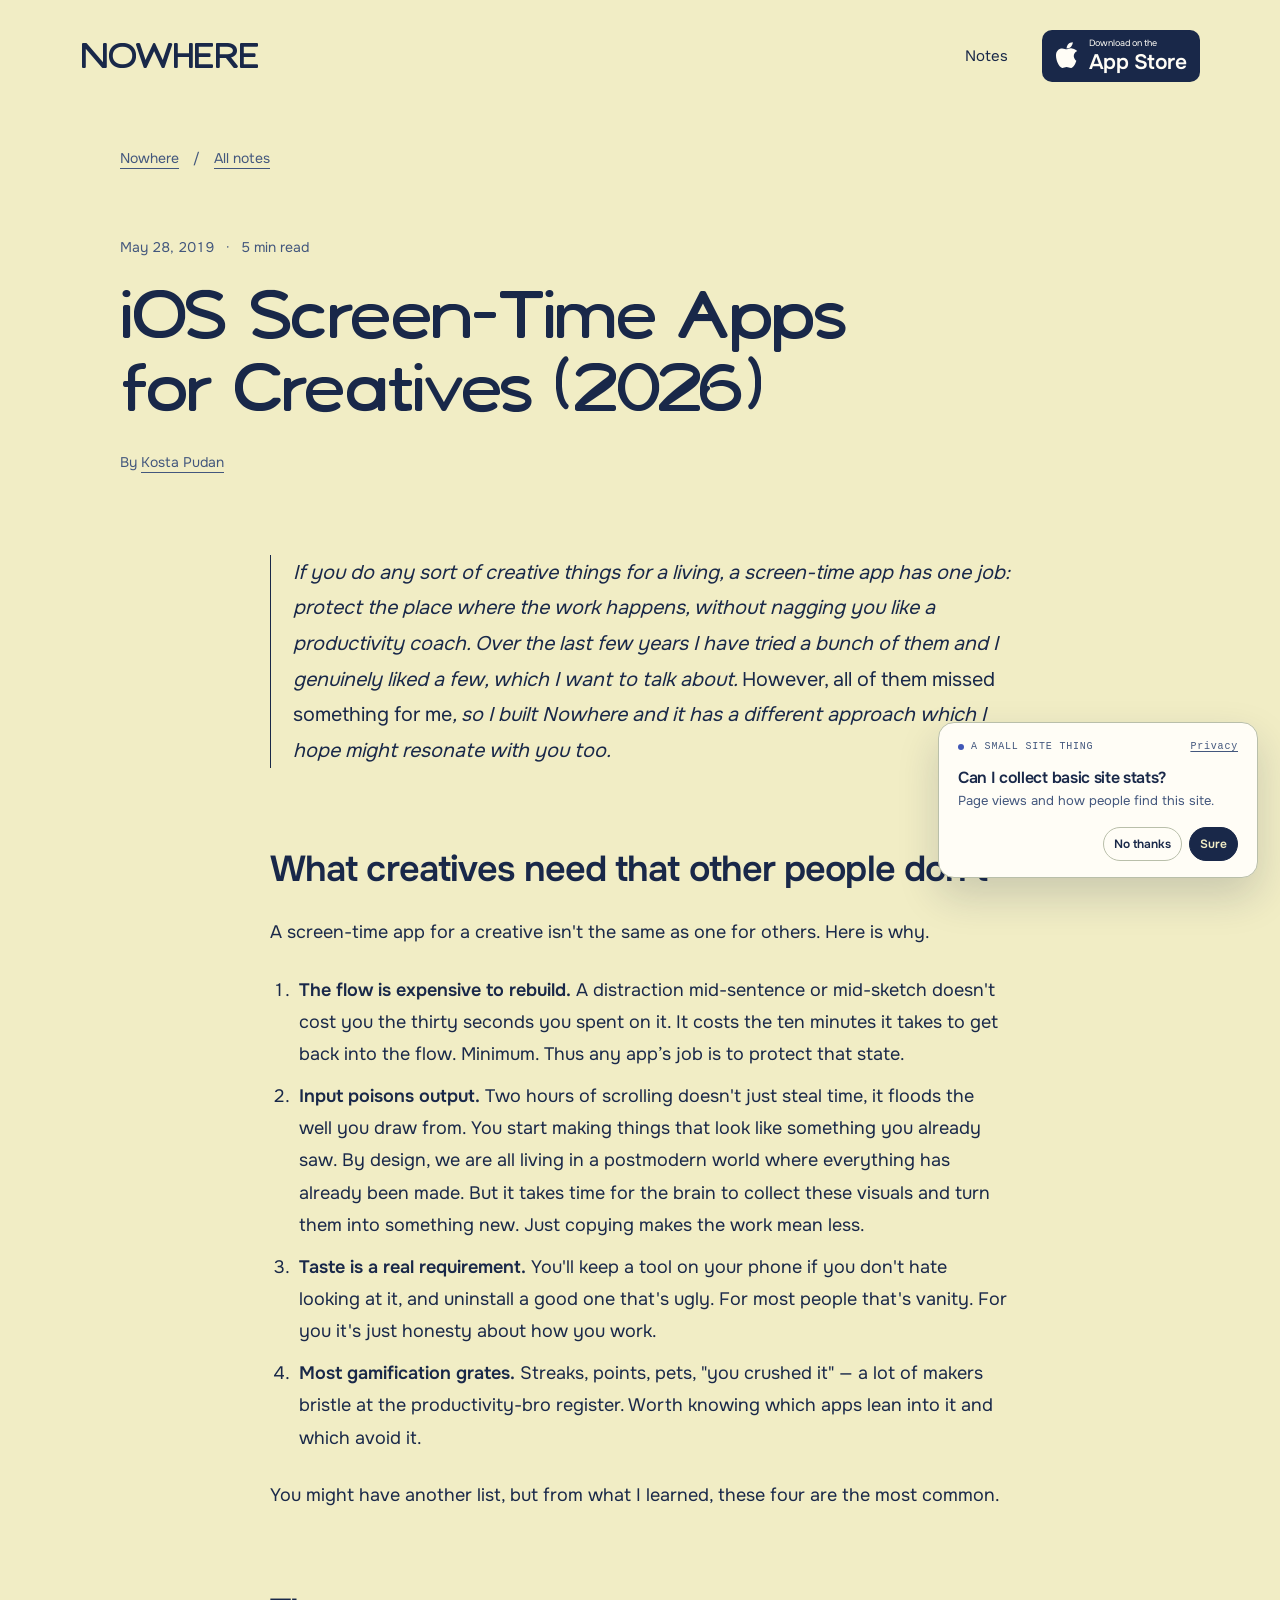
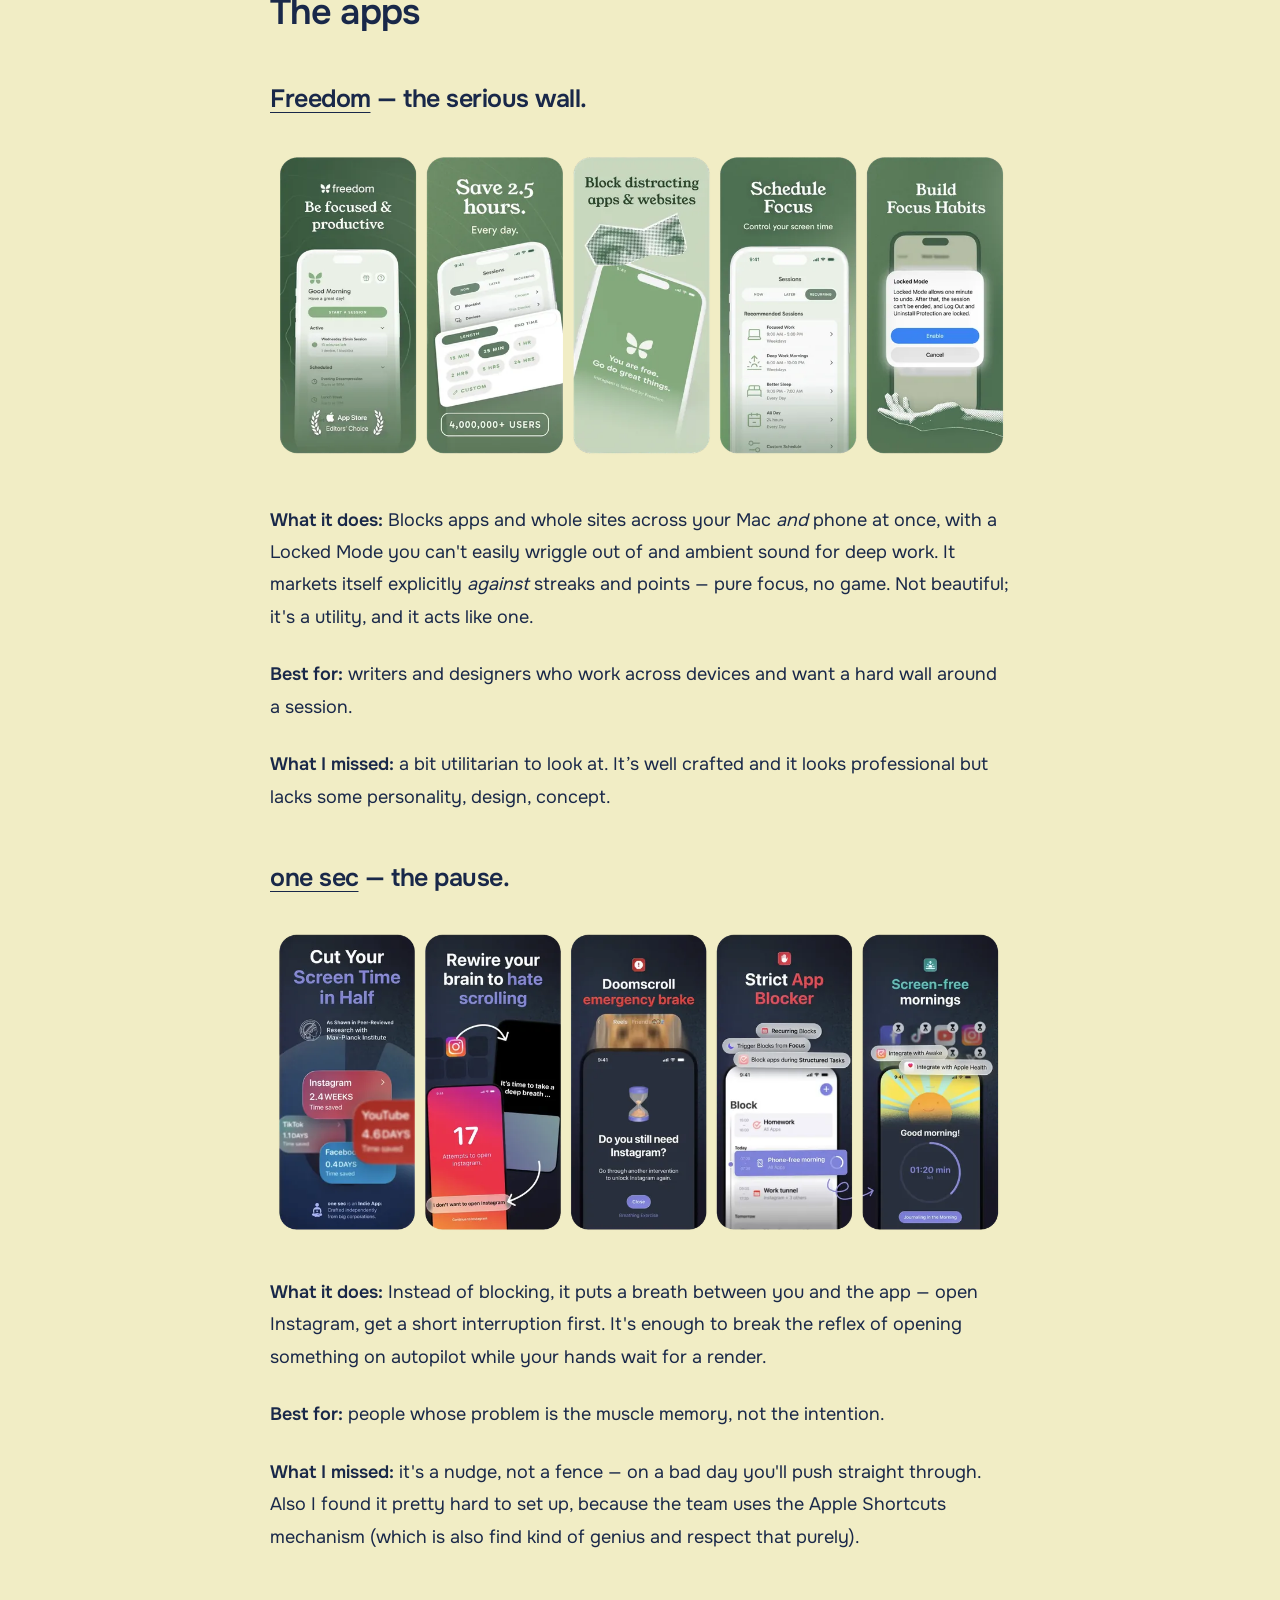
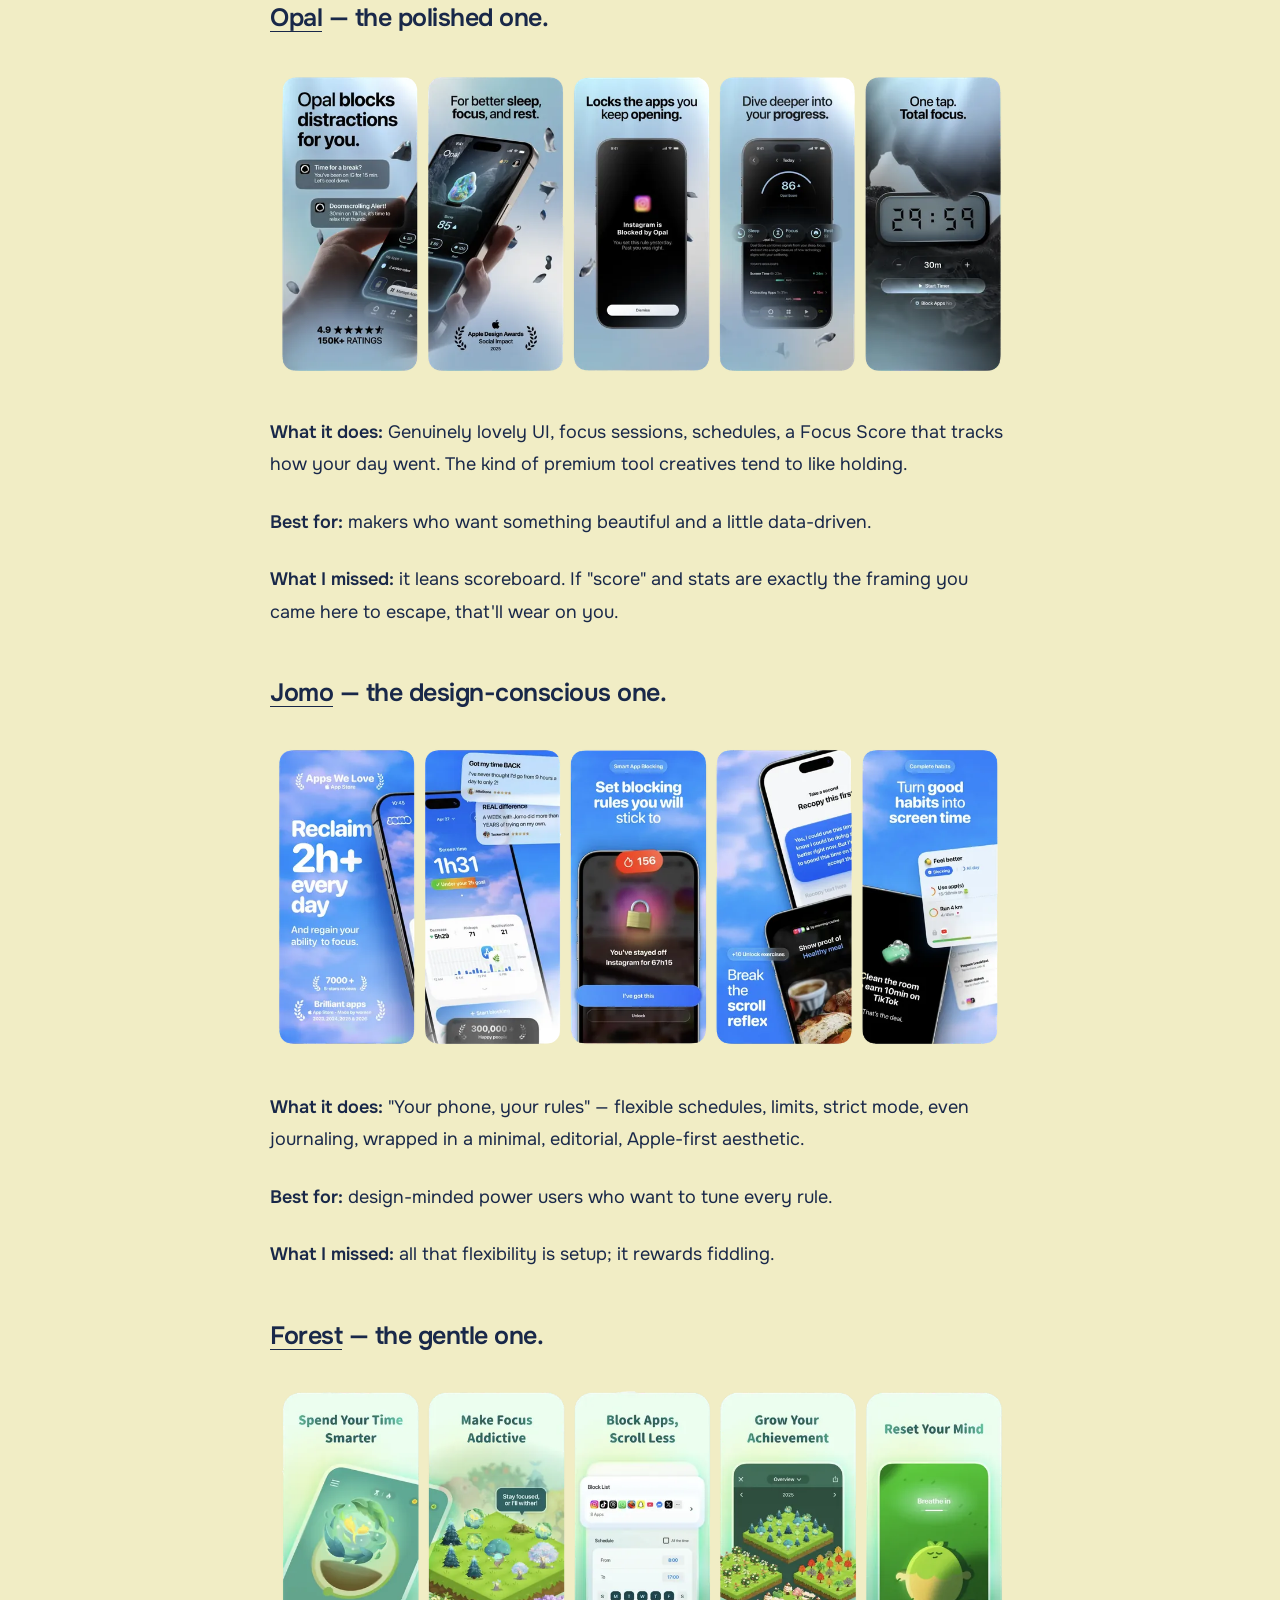
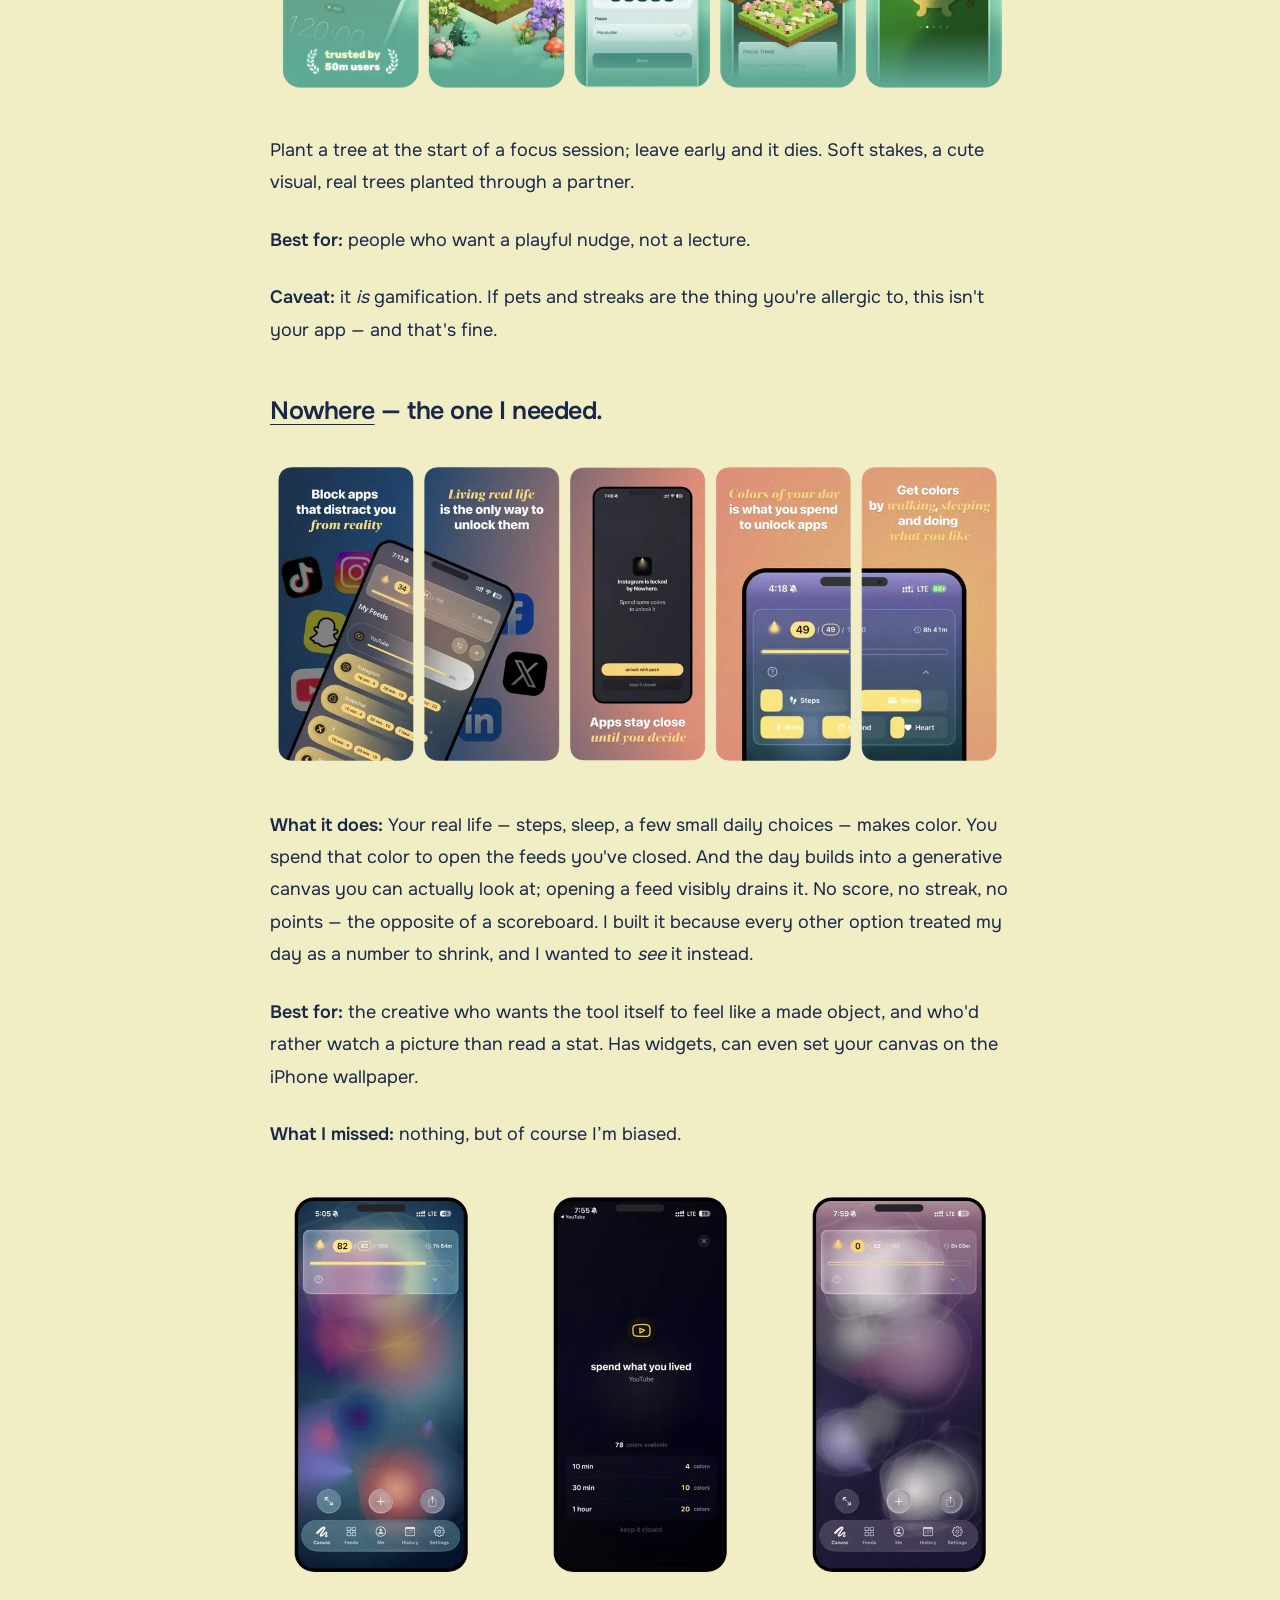
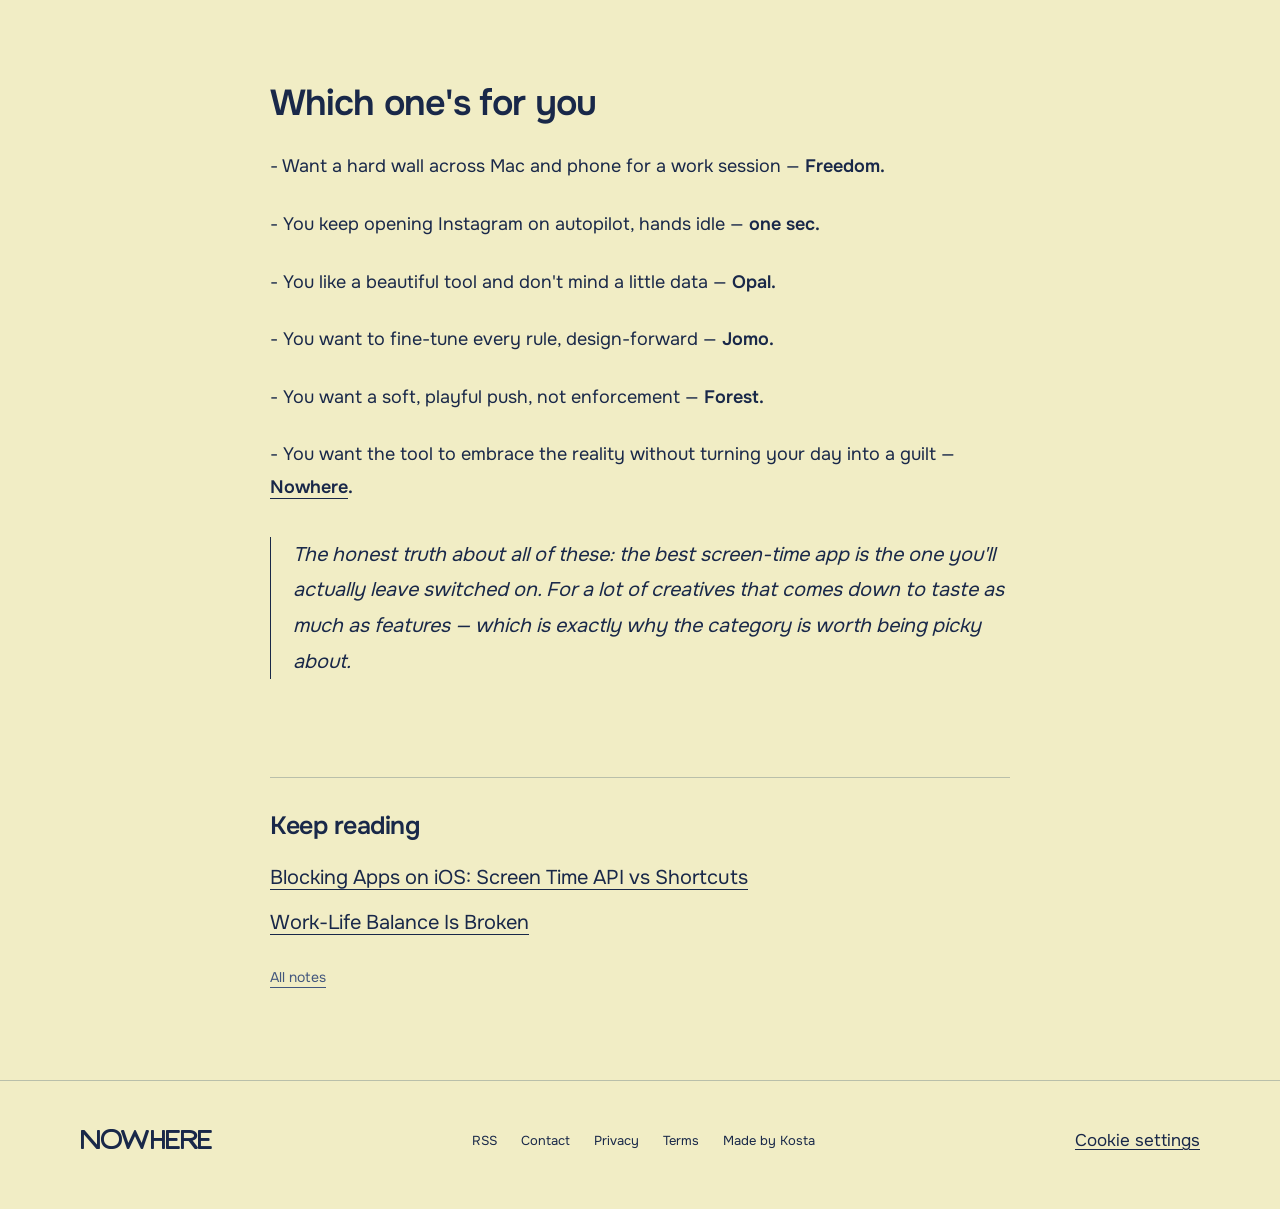
<file: blog/ios-screen-time-apps-for-creatives-2026/index.html>
<!doctype html>
<html lang="en">
<head>
<meta charset="utf-8">
<meta name="viewport" content="width=device-width, initial-scale=1">
<title>iOS Screen-Time Apps for Creatives (2026) — Nowhere Notes</title>
<meta name="description" content="If you do any sort of creative things for a living, a screen-time app has one job: protect the place where the work happens, without nagging you like a…">
<meta name="author" content="Kosta Pudan">
<link rel="canonical" href="https://nowhere.pudan.me/blog/ios-screen-time-apps-for-creatives-2026/">
<link rel="icon" href="/icon.svg" type="image/svg+xml">
<link rel="stylesheet" href="/blog/blog.css?v=nowhere-notes-20261103">
<link rel="alternate" type="application/rss+xml" title="Nowhere Notes" href="/blog/feed.xml">
<meta property="og:site_name" content="Nowhere">
<meta property="og:title" content="iOS Screen-Time Apps for Creatives (2026)">
<meta property="og:description" content="If you do any sort of creative things for a living, a screen-time app has one job: protect the place where the work happens, without nagging you like a…">
<meta property="og:type" content="article">
<meta property="og:url" content="https://nowhere.pudan.me/blog/ios-screen-time-apps-for-creatives-2026/">
<meta property="og:image" content="https://nowhere.pudan.me/blog/assets/ios-screen-time-apps-for-creatives-2026-01-w1280.webp">
<meta property="og:image:width" content="1280">
<meta property="og:image:height" content="537">
<meta property="og:image:alt" content="Promotional screenshots of a screen-time app on green backgrounds">
<meta property="og:locale" content="en_US">
<meta name="twitter:card" content="summary_large_image">
<meta name="twitter:title" content="iOS Screen-Time Apps for Creatives (2026)">
<meta name="twitter:description" content="If you do any sort of creative things for a living, a screen-time app has one job: protect the place where the work happens, without nagging you like a…">
<meta name="twitter:image" content="https://nowhere.pudan.me/blog/assets/ios-screen-time-apps-for-creatives-2026-01-w1280.webp">
<meta name="twitter:image:alt" content="Promotional screenshots of a screen-time app on green backgrounds">
<meta property="article:published_time" content="2019-05-28">
<meta property="article:author" content="https://www.pudan.me/">
<script type="application/ld+json">{"@context": "https://schema.org", "@type": "BlogPosting", "@id": "https://nowhere.pudan.me/blog/ios-screen-time-apps-for-creatives-2026/", "url": "https://nowhere.pudan.me/blog/ios-screen-time-apps-for-creatives-2026/", "name": "iOS Screen-Time Apps for Creatives (2026)", "description": "If you do any sort of creative things for a living, a screen-time app has one job: protect the place where the work happens, without nagging you like a…", "inLanguage": "en", "isPartOf": {"@type": "WebSite", "name": "Nowhere", "url": "https://nowhere.pudan.me/"}, "headline": "iOS Screen-Time Apps for Creatives (2026)", "datePublished": "2019-05-28", "author": {"@type": "Person", "name": "Kosta Pudan", "url": "https://www.pudan.me/"}, "image": ["https://nowhere.pudan.me/blog/assets/ios-screen-time-apps-for-creatives-2026-01-w1280.webp"], "mainEntityOfPage": "https://nowhere.pudan.me/blog/ios-screen-time-apps-for-creatives-2026/"}</script>
  <link rel="stylesheet" href="/analytics.css">
  <script src="/analytics.js" defer></script>
</head>
<body>
<a class="skip-link" href="#main">Skip to content</a><header class="wrap"><nav class="site-nav" aria-label="Main navigation"><a class="wordmark" href="/" aria-label="Nowhere home">NOWHERE</a><div class="nav-right"><a class="nav-link" href="/blog/">Notes</a><a class="store-badge" href="https://apps.apple.com/app/nowhere-screen-time-control/id6753218397" aria-label="Download Nowhere on the App Store"><svg viewBox="0 0 26 30" aria-hidden="true"><path d="M17 5c1-1 2-3 2-5-2 0-4 1-5 2-1 1-2 3-2 5 2 0 4-1 5-2ZM23 21c-1 3-3 8-6 8-2 0-3-1-5-1s-3 1-5 1C3 28 0 20 0 15 0 10 3 7 7 7c2 0 4 1 5 1s4-2 6-1c2 0 4 1 6 3-6 3-4 9-1 11Z"/></svg><span><small>Download on the</small><strong>App Store</strong></span></a></div></nav></header><main id="main" class="wrap post-page"><nav class="post-nav" aria-label="Breadcrumb"><a href="/">Nowhere</a><span aria-hidden="true">/</span><a href="/blog/">All notes</a></nav><article><header class="post-header"><p class="post-meta"><time datetime="2019-05-28">May 28, 2019</time><span aria-hidden="true">·</span><span>5 min read</span></p><h1>iOS Screen-Time Apps for Creatives (2026)</h1><p class="byline">By <a href="https://www.pudan.me/" rel="author">Kosta Pudan</a></p></header><div class="article-body"><blockquote><p><em>If you do any sort of creative things for a living, a screen-time app has one job: protect the place where the work happens, without nagging you like a productivity coach. Over the last few years I have tried a bunch of them and I genuinely liked a few, which I want to talk about. </em>However, all of them missed something for me<em>, so I built Nowhere and it has a different approach which I hope might resonate with you too.</em></p></blockquote><h2>What creatives need that other people don&#x27;t</h2><p>A screen-time app for a creative isn&#x27;t the same as one for others. Here is why.</p><ol><li><p><strong>The flow is expensive to rebuild.</strong> A distraction mid-sentence or mid-sketch doesn&#x27;t cost you the thirty seconds you spent on it. It costs the ten minutes it takes to get back into the flow. Minimum. Thus any app’s job is to protect that state.</p></li><li><p><strong>Input poisons output.</strong> Two hours of scrolling doesn&#x27;t just steal time, it floods the well you draw from. You start making things that look like something you already saw. By design, we are all living in a postmodern world where everything has already been made. But it takes time for the brain to collect these visuals and turn them into something new. Just copying makes the work mean less.</p></li><li><p><strong>Taste is a real requirement.</strong> You&#x27;ll keep a tool on your phone if you don&#x27;t hate looking at it, and uninstall a good one that&#x27;s ugly. For most people that&#x27;s vanity. For you it&#x27;s just honesty about how you work.</p></li><li><p><strong>Most gamification grates.</strong> Streaks, points, pets, &quot;you crushed it&quot; — a lot of makers bristle at the productivity-bro register. Worth knowing which apps lean into it and which avoid it.</p></li></ol><p>You might have another list, but from what I learned, these four are the most common. </p><h2>The apps</h2><h3><a href="https://apps.apple.com/rs/app/freedom-screen-time-control/id1269788228"><strong>Freedom</strong></a><strong> — the serious wall.</strong></h3>



  <figure class="article-image"><img src="/blog/assets/ios-screen-time-apps-for-creatives-2026-01-w640.webp" alt="Promotional screenshots of a screen-time app on green backgrounds" loading="lazy" decoding="async" width="2500" height="1048" srcset="/blog/assets/ios-screen-time-apps-for-creatives-2026-01-w320.webp 320w, /blog/assets/ios-screen-time-apps-for-creatives-2026-01-w640.webp 640w, /blog/assets/ios-screen-time-apps-for-creatives-2026-01-w1280.webp 1280w" sizes="(max-width: 800px) calc(100vw - 40px), 740px"></figure>





<p><strong>What it does:</strong> Blocks apps and whole sites across your Mac <em>and</em> phone at once, with a Locked Mode you can&#x27;t easily wriggle out of and ambient sound for deep work. It markets itself explicitly <em>against</em> streaks and points — pure focus, no game. Not beautiful; it&#x27;s a utility, and it acts like one. </p><p><strong>Best for:</strong> writers and designers who work across devices and want a hard wall around a session. </p><p><strong>What I missed:</strong> a bit utilitarian to look at. It’s well crafted and it looks professional but lacks some personality, design, concept. </p><h3><a href="https://apps.apple.com/rs/app/one-sec-screen-time-focus/id1532875441"><strong>one sec</strong></a><strong> — the pause.</strong></h3>



  <figure class="article-image"><img src="/blog/assets/ios-screen-time-apps-for-creatives-2026-02-w640.webp" alt="Promotional screen-time app screenshots on dark backgrounds" loading="lazy" decoding="async" width="2500" height="1026" srcset="/blog/assets/ios-screen-time-apps-for-creatives-2026-02-w320.webp 320w, /blog/assets/ios-screen-time-apps-for-creatives-2026-02-w640.webp 640w, /blog/assets/ios-screen-time-apps-for-creatives-2026-02-w1280.webp 1280w" sizes="(max-width: 800px) calc(100vw - 40px), 740px"></figure>





<p><strong>What it does: </strong>Instead of blocking, it puts a breath between you and the app — open Instagram, get a short interruption first. It&#x27;s enough to break the reflex of opening something on autopilot while your hands wait for a render. </p><p><strong>Best for:</strong> people whose problem is the muscle memory, not the intention. </p><p><strong>What I missed:</strong> it&#x27;s a nudge, not a fence — on a bad day you&#x27;ll push straight through. Also I found it pretty hard to set up, because the team uses the Apple Shortcuts mechanism (which is also find kind of genius and respect that purely).</p><h3><a href="https://apps.apple.com/rs/app/opal-screen-time-control/id1497465230"><strong>Opal</strong></a><strong> — the polished one.</strong></h3>



  <figure class="article-image"><img src="/blog/assets/ios-screen-time-apps-for-creatives-2026-03-w640.webp" alt="Screenshots showing screen-time controls on an iPhone" loading="lazy" decoding="async" width="2500" height="1026" srcset="/blog/assets/ios-screen-time-apps-for-creatives-2026-03-w320.webp 320w, /blog/assets/ios-screen-time-apps-for-creatives-2026-03-w640.webp 640w, /blog/assets/ios-screen-time-apps-for-creatives-2026-03-w1280.webp 1280w" sizes="(max-width: 800px) calc(100vw - 40px), 740px"></figure>





<p><strong>What it does: </strong>Genuinely lovely UI, focus sessions, schedules, a Focus Score that tracks how your day went. The kind of premium tool creatives tend to like holding. </p><p><strong>Best for:</strong> makers who want something beautiful and a little data-driven. </p><p><strong>What I missed:</strong> it leans scoreboard. If &quot;score&quot; and stats are exactly the framing you came here to escape, that&#x27;ll wear on you.</p><h3><a href="https://apps.apple.com/rs/app/jomo-screen-time-blocker/id1609960918"><strong>Jomo</strong></a><strong> — the design-conscious one.</strong></h3>



  <figure class="article-image"><img src="/blog/assets/ios-screen-time-apps-for-creatives-2026-04-w640.webp" alt="Promotional app screenshots with blue and purple backgrounds" loading="lazy" decoding="async" width="2500" height="1026" srcset="/blog/assets/ios-screen-time-apps-for-creatives-2026-04-w320.webp 320w, /blog/assets/ios-screen-time-apps-for-creatives-2026-04-w640.webp 640w, /blog/assets/ios-screen-time-apps-for-creatives-2026-04-w1280.webp 1280w" sizes="(max-width: 800px) calc(100vw - 40px), 740px"></figure>





<p><strong>What it does: </strong>&quot;Your phone, your rules&quot; — flexible schedules, limits, strict mode, even journaling, wrapped in a minimal, editorial, Apple-first aesthetic. </p><p><strong>Best for:</strong> design-minded power users who want to tune every rule. </p><p><strong>What I missed:</strong> all that flexibility is setup; it rewards fiddling.</p><h3><a href="https://apps.apple.com/rs/app/forest-focus-for-productivity/id866450515"><strong>Forest</strong></a><strong> — the gentle one.</strong></h3>



  <figure class="article-image"><img src="/blog/assets/ios-screen-time-apps-for-creatives-2026-05-w640.webp" alt="Forest app screenshots showing focus timers and growing trees" loading="lazy" decoding="async" width="2500" height="1026" srcset="/blog/assets/ios-screen-time-apps-for-creatives-2026-05-w320.webp 320w, /blog/assets/ios-screen-time-apps-for-creatives-2026-05-w640.webp 640w, /blog/assets/ios-screen-time-apps-for-creatives-2026-05-w1280.webp 1280w" sizes="(max-width: 800px) calc(100vw - 40px), 740px"></figure>





<p>Plant a tree at the start of a focus session; leave early and it dies. Soft stakes, a cute visual, real trees planted through a partner. </p><p><strong>Best for:</strong> people who want a playful nudge, not a lecture. </p><p><strong>Caveat:</strong> it <em>is</em> gamification. If pets and streaks are the thing you&#x27;re allergic to, this isn&#x27;t your app — and that&#x27;s fine.</p><h3><a href="https://apps.apple.com/us/app/nowhere-screen-time-control/id6753218397"><strong>Nowhere</strong></a><strong> — the one I needed.</strong></h3>



  <figure class="article-image"><img src="/blog/assets/ios-screen-time-apps-for-creatives-2026-06-w640.webp" alt="Screen-time app screenshots showing limits and activity controls" loading="lazy" decoding="async" width="2500" height="1026" srcset="/blog/assets/ios-screen-time-apps-for-creatives-2026-06-w320.webp 320w, /blog/assets/ios-screen-time-apps-for-creatives-2026-06-w640.webp 640w, /blog/assets/ios-screen-time-apps-for-creatives-2026-06-w1280.webp 1280w" sizes="(max-width: 800px) calc(100vw - 40px), 740px"></figure>





<p><strong>What it does: </strong>Your real life — steps, sleep, a few small daily choices — makes color. You spend that color to open the feeds you&#x27;ve closed. And the day builds into a generative canvas you can actually look at; opening a feed visibly drains it. No score, no streak, no points — the opposite of a scoreboard. I built it because every other option treated my day as a number to shrink, and I wanted to <em>see</em> it instead. </p><p><strong>Best for:</strong> the creative who wants the tool itself to feel like a made object, and who&#x27;d rather watch a picture than read a stat. Has widgets, can even set your canvas on the iPhone wallpaper.</p><p><strong>What I missed:</strong> nothing, but of course I’m biased.  </p>



  <figure class="article-image"><img src="/blog/assets/ios-screen-time-apps-for-creatives-2026-07-w640.webp" alt="Three Nowhere screens showing selected apps, a locked app and timed access" loading="lazy" decoding="async" width="1920" height="1080" srcset="/blog/assets/ios-screen-time-apps-for-creatives-2026-07-w320.webp 320w, /blog/assets/ios-screen-time-apps-for-creatives-2026-07-w640.webp 640w, /blog/assets/ios-screen-time-apps-for-creatives-2026-07-w1280.webp 1280w" sizes="(max-width: 800px) calc(100vw - 40px), 740px"></figure>





<h2>Which one&#x27;s for you</h2><p>- Want a hard wall across Mac and phone for a work session — <strong>Freedom.</strong></p><p>- You keep opening Instagram on autopilot, hands idle — <strong>one sec.</strong></p><p>- You like a beautiful tool and don&#x27;t mind a little data — <strong>Opal.</strong></p><p>- You want to fine-tune every rule, design-forward — <strong>Jomo.</strong></p><p>- You want a soft, playful push, not enforcement — <strong>Forest.</strong></p><p>- You want the tool to embrace the reality without turning your day into a guilt — <a href="https://apps.apple.com/us/app/nowhere-screen-time-control/id6753218397"><strong>Nowhere</strong></a><strong>.</strong></p><blockquote><p><em>The honest truth about all of these: the best screen-time app is the one you&#x27;ll actually leave switched on. For a lot of creatives that comes down to taste as much as features — which is exactly why the category is worth being picky about.</em></p></blockquote></div></article><aside class="next-notes" aria-labelledby="next-title"><h2 id="next-title">Keep reading</h2><ul><li><a href="/blog/blocking-apps-on-ios-screen-time-api-vs-shortcuts/">Blocking Apps on iOS: Screen Time API vs Shortcuts</a></li><li><a href="/blog/work-life-balance-is-broken/">Work-Life Balance Is Broken</a></li></ul><a href="/blog/">All notes</a></aside></main><footer class="blog-footer"><div class="wrap footer-inner"><a class="wordmark" href="/">NOWHERE</a><div class="footer-links"><a href="/blog/feed.xml">RSS</a><a href="mailto:kostill@gmail.com">Contact</a><a href="/privacy.html">Privacy</a><a href="/terms.html">Terms</a><a href="https://www.pudan.me/">Made by Kosta</a></div></div></footer></body></html>
</file>
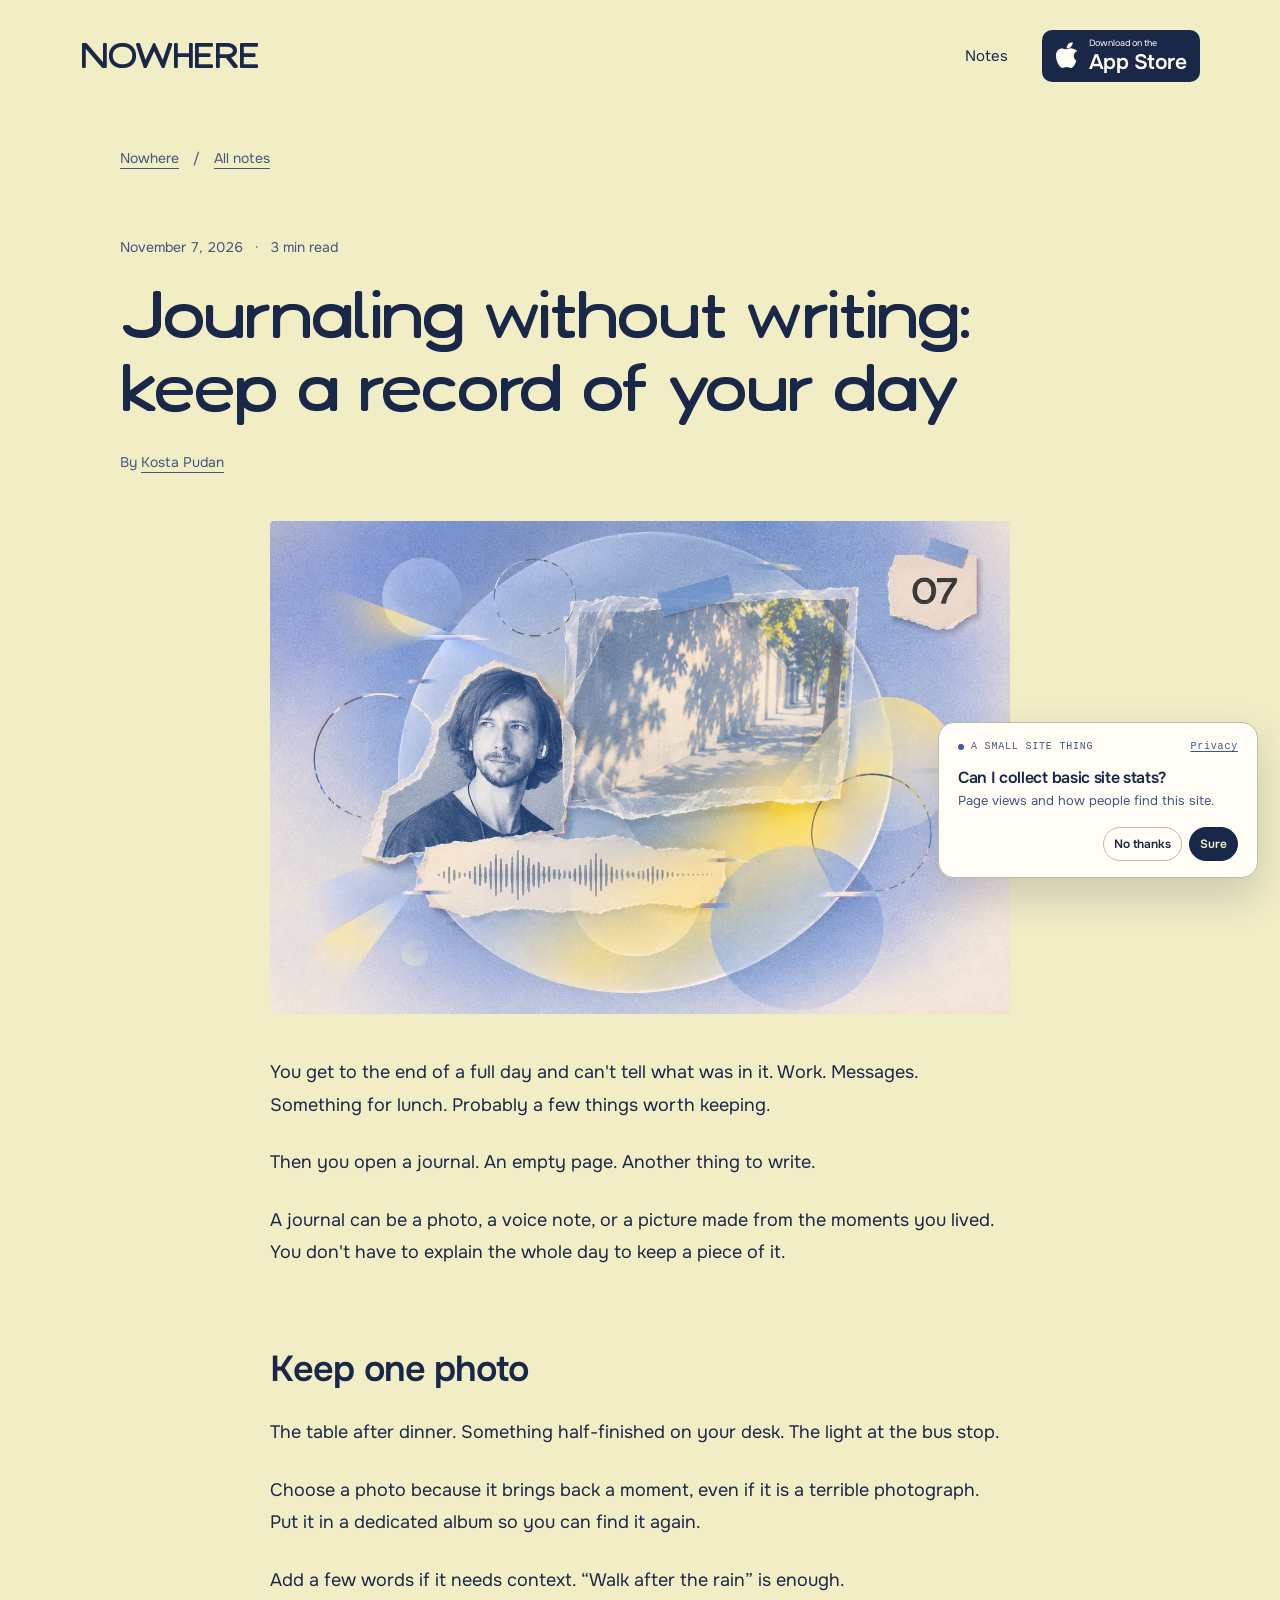
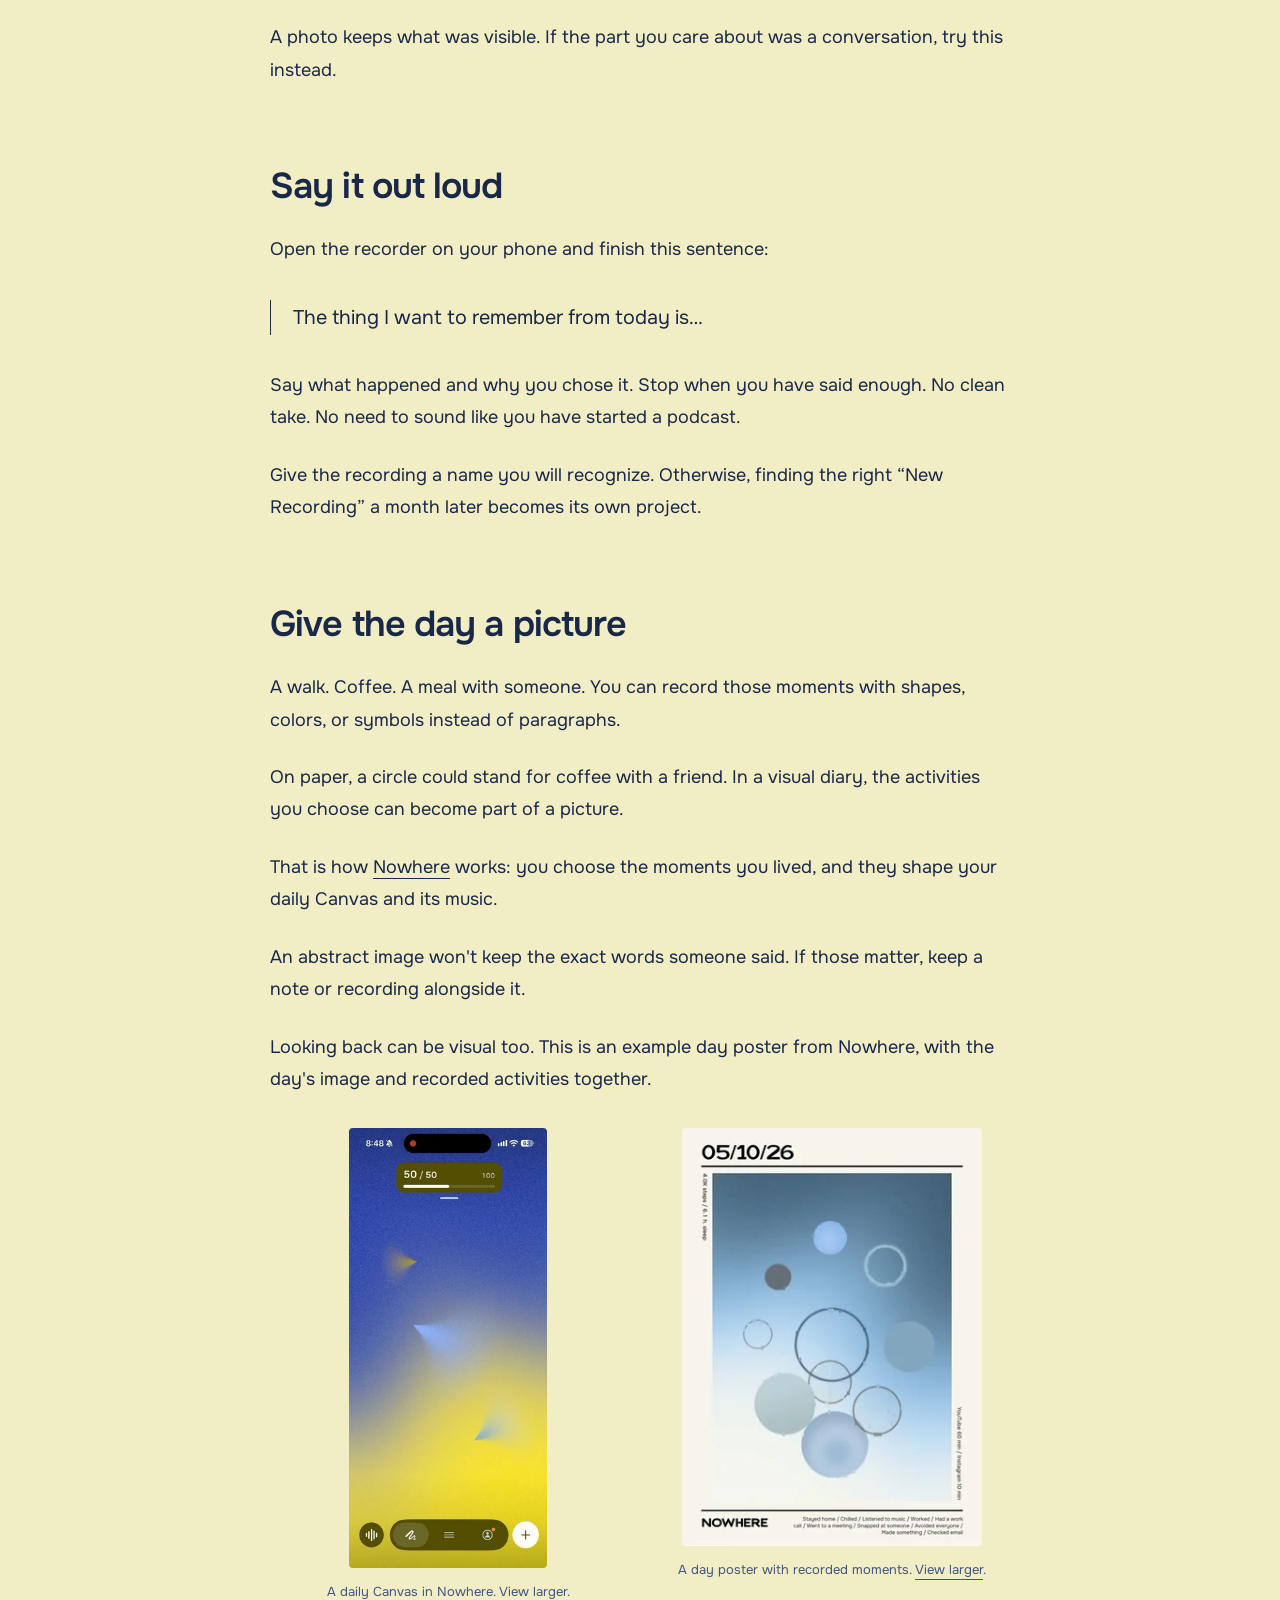
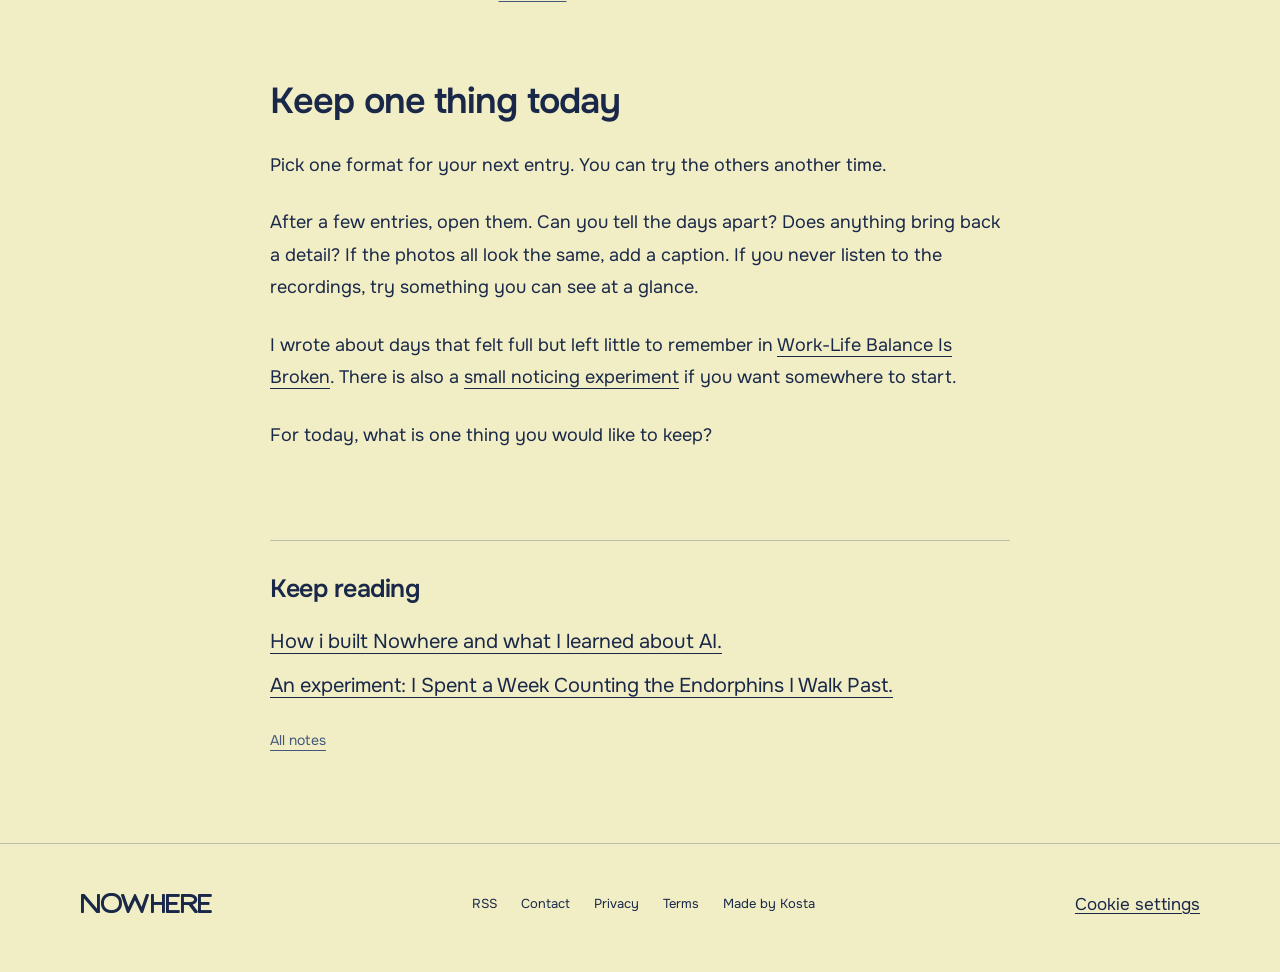
<file: blog/journaling-without-writing/index.html>
<!doctype html>
<html lang="en">
<head>
<meta charset="utf-8">
<meta name="viewport" content="width=device-width, initial-scale=1">
<title>Journaling Without Writing: 3 Simple Ways | Nowhere</title>
<meta name="description" content="Keep a journal without long entries. Try a photo, a short voice note, or a visual diary to save the small moments you want to remember.">
<meta name="author" content="Kosta Pudan">
<link rel="canonical" href="https://nowhere.pudan.me/blog/journaling-without-writing/">
<link rel="icon" href="/icon.svg" type="image/svg+xml">
<link rel="stylesheet" href="/blog/blog.css?v=nowhere-notes-20261103">
<link rel="alternate" type="application/rss+xml" title="Nowhere Notes" href="/blog/feed.xml">
<meta property="og:site_name" content="Nowhere">
<meta property="og:title" content="Journaling without writing: keep a record of your day">
<meta property="og:description" content="Keep a journal without long entries. Try a photo, a short voice note, or a visual diary to save the small moments you want to remember.">
<meta property="og:type" content="article">
<meta property="og:url" content="https://nowhere.pudan.me/blog/journaling-without-writing/">
<meta property="og:image" content="https://nowhere.pudan.me/blog/assets/journaling-without-writing-cover-w1280.webp">
<meta property="og:image:width" content="1280">
<meta property="og:image:height" content="853">
<meta property="og:image:alt" content="Collage of a portrait, a photograph, a voice waveform and geometric shapes representing a day&#x27;s journal">
<meta property="og:locale" content="en_US">
<meta name="twitter:card" content="summary_large_image">
<meta name="twitter:title" content="Journaling without writing: keep a record of your day">
<meta name="twitter:description" content="Keep a journal without long entries. Try a photo, a short voice note, or a visual diary to save the small moments you want to remember.">
<meta name="twitter:image" content="https://nowhere.pudan.me/blog/assets/journaling-without-writing-cover-w1280.webp">
<meta name="twitter:image:alt" content="Collage of a portrait, a photograph, a voice waveform and geometric shapes representing a day&#x27;s journal">
<meta property="article:published_time" content="2026-11-07">
<meta property="article:author" content="https://www.pudan.me/">
<script type="application/ld+json">{"@context": "https://schema.org", "@type": "BlogPosting", "@id": "https://nowhere.pudan.me/blog/journaling-without-writing/", "url": "https://nowhere.pudan.me/blog/journaling-without-writing/", "name": "Journaling without writing: keep a record of your day", "description": "Keep a journal without long entries. Try a photo, a short voice note, or a visual diary to save the small moments you want to remember.", "inLanguage": "en", "isPartOf": {"@type": "WebSite", "name": "Nowhere", "url": "https://nowhere.pudan.me/"}, "headline": "Journaling without writing: keep a record of your day", "datePublished": "2026-11-07", "author": {"@type": "Person", "name": "Kosta Pudan", "url": "https://www.pudan.me/"}, "image": ["https://nowhere.pudan.me/blog/assets/journaling-without-writing-cover-w1280.webp"], "mainEntityOfPage": "https://nowhere.pudan.me/blog/journaling-without-writing/"}</script>
  <link rel="stylesheet" href="/analytics.css">
  <script src="/analytics.js" defer></script>
<link rel="stylesheet" href="/blog/journaling.css?v=20261107">
</head>
<body>
<a class="skip-link" href="#main">Skip to content</a><header class="wrap"><nav class="site-nav" aria-label="Main navigation"><a class="wordmark" href="/" aria-label="Nowhere home">NOWHERE</a><div class="nav-right"><a class="nav-link" href="/blog/">Notes</a><a class="store-badge" href="https://apps.apple.com/app/nowhere-screen-time-control/id6753218397" aria-label="Download Nowhere on the App Store"><svg viewBox="0 0 26 30" aria-hidden="true"><path d="M17 5c1-1 2-3 2-5-2 0-4 1-5 2-1 1-2 3-2 5 2 0 4-1 5-2ZM23 21c-1 3-3 8-6 8-2 0-3-1-5-1s-3 1-5 1C3 28 0 20 0 15 0 10 3 7 7 7c2 0 4 1 5 1s4-2 6-1c2 0 4 1 6 3-6 3-4 9-1 11Z"/></svg><span><small>Download on the</small><strong>App Store</strong></span></a></div></nav></header><main id="main" class="wrap post-page post-journaling"><nav class="post-nav" aria-label="Breadcrumb"><a href="/">Nowhere</a><span aria-hidden="true">/</span><a href="/blog/">All notes</a></nav><article><header class="post-header"><p class="post-meta"><time datetime="2026-11-07">November 7, 2026</time><span aria-hidden="true">·</span><span>3 min read</span></p><h1>Journaling without writing: keep a record of your day</h1><p class="byline">By <a href="https://www.pudan.me/" rel="author">Kosta Pudan</a></p></header><div class="article-body"><figure class="article-image journal-cover"><img src="/blog/assets/journaling-without-writing-cover-w640.webp" srcset="/blog/assets/journaling-without-writing-cover-w320.webp 320w, /blog/assets/journaling-without-writing-cover-w640.webp 640w, /blog/assets/journaling-without-writing-cover-w1280.webp 1280w" sizes="(max-width: 800px) calc(100vw - 40px), 740px" width="1536" height="1024" alt="Collage of a portrait, a photograph, a voice waveform and geometric shapes representing a day&#x27;s journal" fetchpriority="high" decoding="async"></figure>
<p>You get to the end of a full day and can&#x27;t tell what was in it. Work. Messages. Something for lunch. Probably a few things worth keeping.</p>
<p>Then you open a journal. An empty page. Another thing to write.</p>
<p>A journal can be a photo, a voice note, or a picture made from the moments you lived. You don&#x27;t have to explain the whole day to keep a piece of it.</p>
<h2>Keep one photo</h2>
<p>The table after dinner. Something half-finished on your desk. The light at the bus stop.</p>
<p>Choose a photo because it brings back a moment, even if it is a terrible photograph. Put it in a dedicated album so you can find it again.</p>
<p>Add a few words if it needs context. “Walk after the rain” is enough.</p>
<p>A photo keeps what was visible. If the part you care about was a conversation, try this instead.</p>
<h2>Say it out loud</h2>
<p>Open the recorder on your phone and finish this sentence:</p>
<blockquote><p>The thing I want to remember from today is…</p></blockquote>
<p>Say what happened and why you chose it. Stop when you have said enough. No clean take. No need to sound like you have started a podcast.</p>
<p>Give the recording a name you will recognize. Otherwise, finding the right “New Recording” a month later becomes its own project.</p>
<h2>Give the day a picture</h2>
<p>A walk. Coffee. A meal with someone. You can record those moments with shapes, colors, or symbols instead of paragraphs.</p>
<p>On paper, a circle could stand for coffee with a friend. In a visual diary, the activities you choose can become part of a picture.</p>
<p>That is how <a href="https://nowhere.pudan.me/">Nowhere</a> works: you choose the moments you lived, and they shape your daily Canvas and its music.</p>
<p>An abstract image won&#x27;t keep the exact words someone said. If those matter, keep a note or recording alongside it.</p>
<p>Looking back can be visual too. This is an example day poster from Nowhere, with the day&#x27;s image and recorded activities together.</p>
<div class="journal-examples"><figure class="article-image journal-example"><img src="/blog/assets/journaling-without-writing-canvas-w640.webp" srcset="/blog/assets/journaling-without-writing-canvas-w320.webp 320w, /blog/assets/journaling-without-writing-canvas-w640.webp 640w" sizes="(max-width: 500px) calc(50vw - 30px), 300px" width="576" height="1280" alt="Nowhere Canvas example with three soft rays on a blue and yellow gradient" loading="lazy" decoding="async"><figcaption>A daily Canvas in Nowhere. <a href="/blog/assets/journaling-without-writing-canvas-w640.webp">View larger</a>.</figcaption></figure><figure class="article-image journal-example"><img src="/blog/assets/journaling-without-writing-day-poster-w640.webp" srcset="/blog/assets/journaling-without-writing-day-poster-w320.webp 320w, /blog/assets/journaling-without-writing-day-poster-w640.webp 640w" sizes="(max-width: 500px) calc(50vw - 30px), 300px" width="918" height="1280" alt="Nowhere day poster combining abstract circles with a date and recorded activities" loading="lazy" decoding="async"><figcaption>A day poster with recorded moments. <a href="/blog/assets/journaling-without-writing-day-poster-w640.webp">View larger</a>.</figcaption></figure></div>
<h2>Keep one thing today</h2>
<p>Pick one format for your next entry. You can try the others another time.</p>
<p>After a few entries, open them. Can you tell the days apart? Does anything bring back a detail? If the photos all look the same, add a caption. If you never listen to the recordings, try something you can see at a glance.</p>
<p>I wrote about days that felt full but left little to remember in <a href="https://nowhere.pudan.me/blog/work-life-balance-is-broken/">Work-Life Balance Is Broken</a>. There is also a <a href="https://nowhere.pudan.me/blog/an-experiment-i-spent-a-week-counting-the-endorphins-i-walk-past/">small noticing experiment</a> if you want somewhere to start.</p>
<p>For today, what is one thing you would like to keep?</p></div></article><aside class="next-notes" aria-labelledby="next-title"><h2 id="next-title">Keep reading</h2><ul><li><a href="/blog/how-i-built-nowhere-and-what-i-learned-about-ai/">How i built Nowhere and what I learned about AI.</a></li><li><a href="/blog/an-experiment-i-spent-a-week-counting-the-endorphins-i-walk-past/">An experiment: I Spent a Week Counting the Endorphins I Walk Past.</a></li></ul><a href="/blog/">All notes</a></aside></main><footer class="blog-footer"><div class="wrap footer-inner"><a class="wordmark" href="/">NOWHERE</a><div class="footer-links"><a href="/blog/feed.xml">RSS</a><a href="mailto:kostill@gmail.com">Contact</a><a href="/privacy.html">Privacy</a><a href="/terms.html">Terms</a><a href="https://www.pudan.me/">Made by Kosta</a></div></div></footer></body></html>
</file>
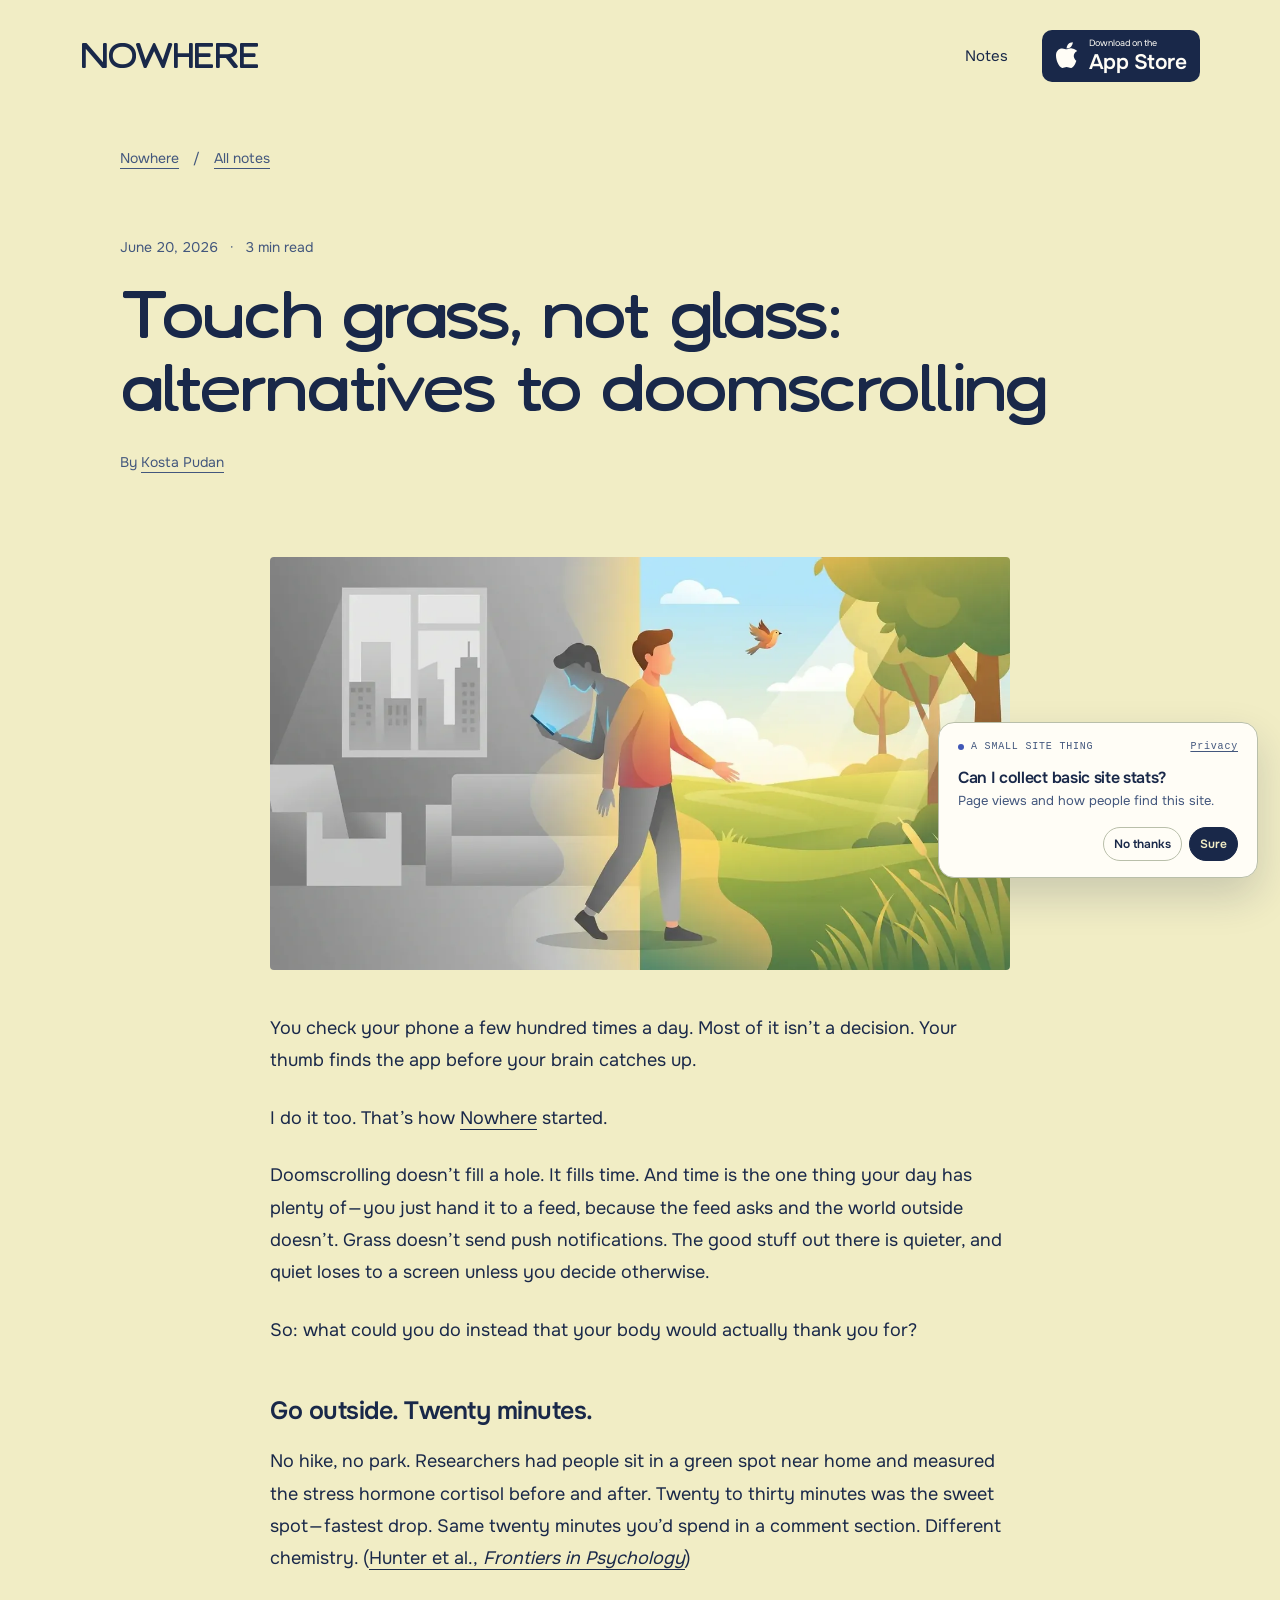
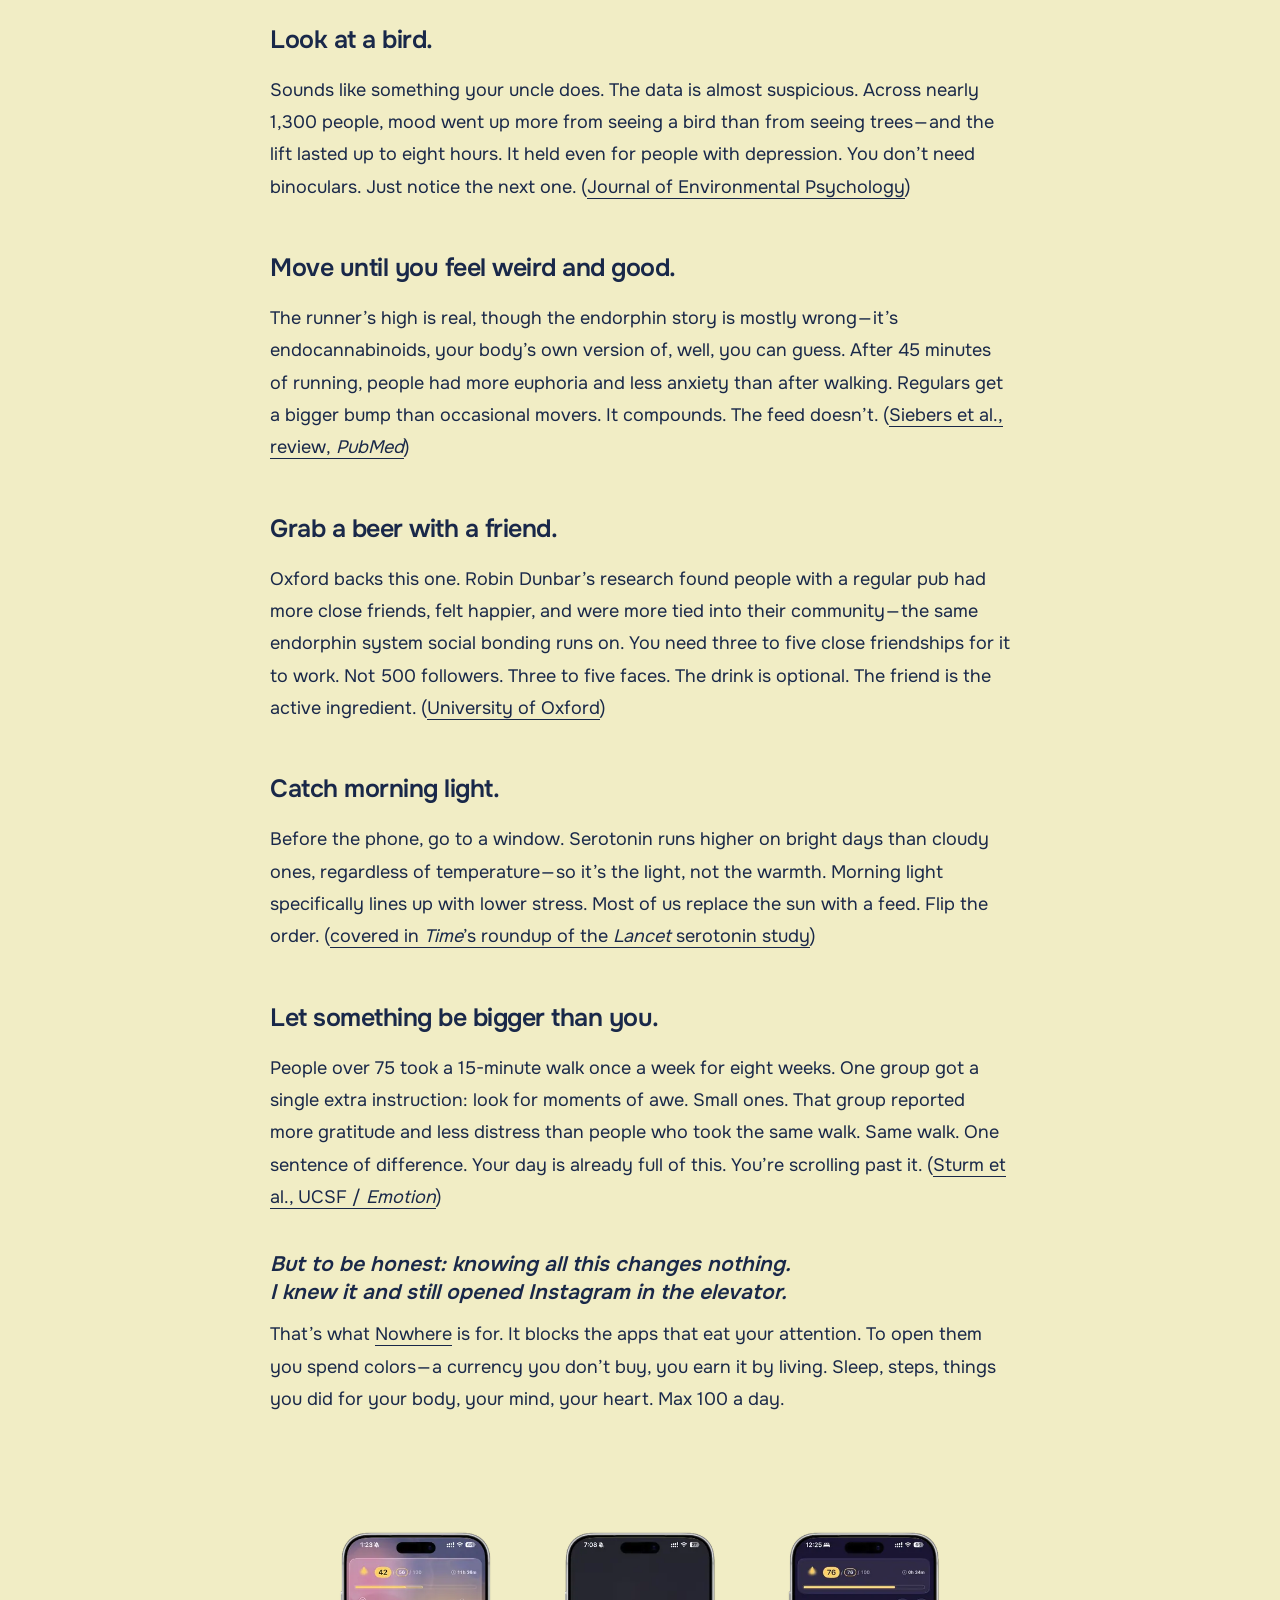
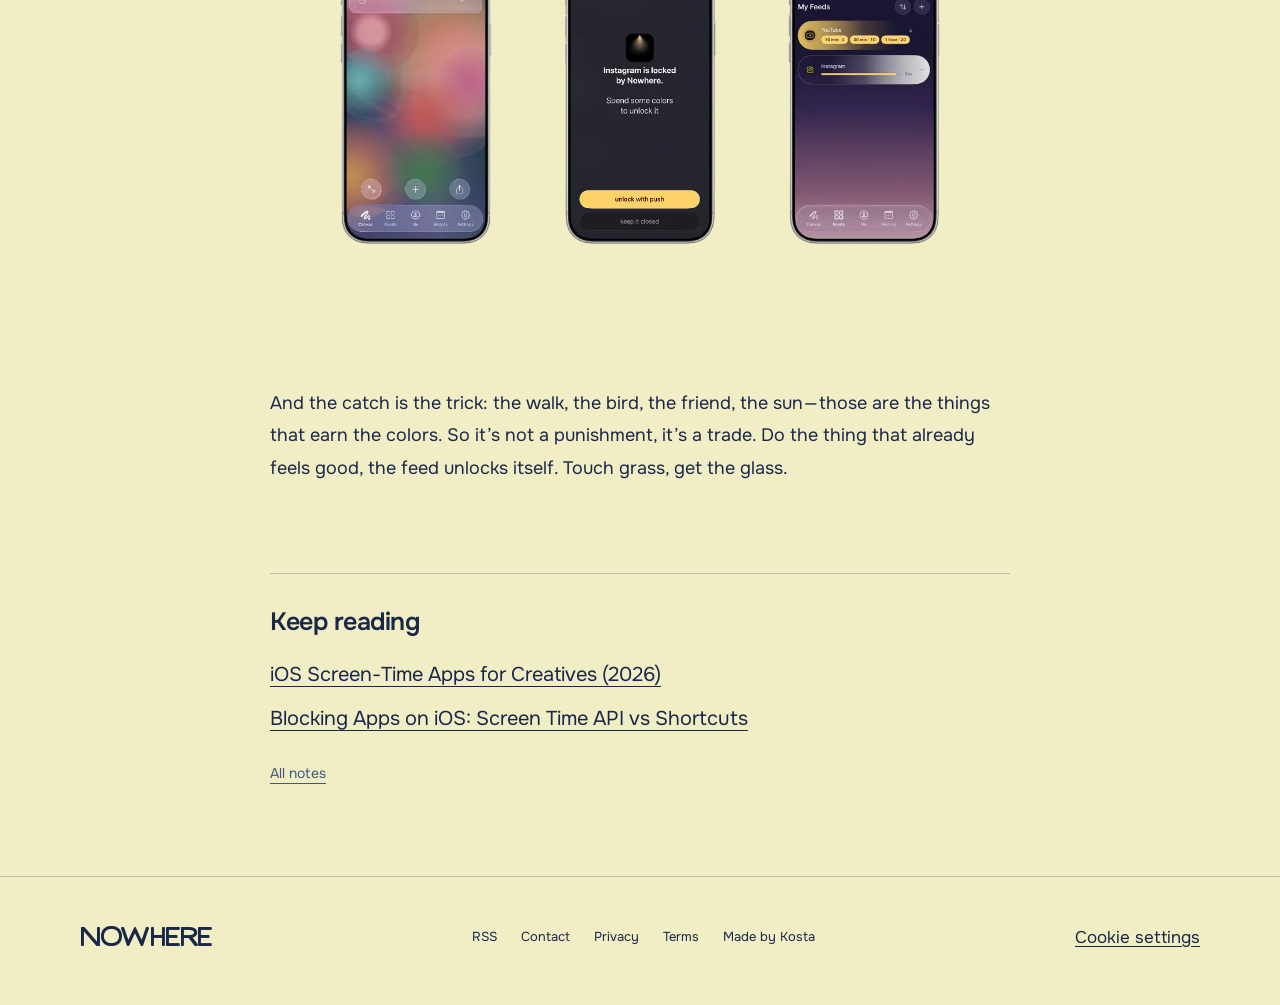
<file: blog/touch-grass-not-glass-alternatives-to-doomscrolling/index.html>
<!doctype html>
<html lang="en">
<head>
<meta charset="utf-8">
<meta name="viewport" content="width=device-width, initial-scale=1">
<title>Touch grass, not glass: alternatives to doomscrolling — Nowhere Notes</title>
<meta name="description" content="You check your phone a few hundred times a day. Most of it isn’t a decision. Your thumb finds the app before your brain catches up.">
<meta name="author" content="Kosta Pudan">
<link rel="canonical" href="https://nowhere.pudan.me/blog/touch-grass-not-glass-alternatives-to-doomscrolling/">
<link rel="icon" href="/icon.svg" type="image/svg+xml">
<link rel="stylesheet" href="/blog/blog.css?v=nowhere-notes-20261103">
<link rel="alternate" type="application/rss+xml" title="Nowhere Notes" href="/blog/feed.xml">
<meta property="og:site_name" content="Nowhere">
<meta property="og:title" content="Touch grass, not glass: alternatives to doomscrolling">
<meta property="og:description" content="You check your phone a few hundred times a day. Most of it isn’t a decision. Your thumb finds the app before your brain catches up.">
<meta property="og:type" content="article">
<meta property="og:url" content="https://nowhere.pudan.me/blog/touch-grass-not-glass-alternatives-to-doomscrolling/">
<meta property="og:image" content="https://nowhere.pudan.me/blog/assets/touch-grass-not-glass-alternatives-to-doomscrolling-01-w1280.webp">
<meta property="og:image:width" content="1280">
<meta property="og:image:height" content="714">
<meta property="og:image:alt" content="Illustration of a person stepping away from a gray room into a green outdoor scene">
<meta property="og:locale" content="en_US">
<meta name="twitter:card" content="summary_large_image">
<meta name="twitter:title" content="Touch grass, not glass: alternatives to doomscrolling">
<meta name="twitter:description" content="You check your phone a few hundred times a day. Most of it isn’t a decision. Your thumb finds the app before your brain catches up.">
<meta name="twitter:image" content="https://nowhere.pudan.me/blog/assets/touch-grass-not-glass-alternatives-to-doomscrolling-01-w1280.webp">
<meta name="twitter:image:alt" content="Illustration of a person stepping away from a gray room into a green outdoor scene">
<meta property="article:published_time" content="2026-06-20">
<meta property="article:author" content="https://www.pudan.me/">
<script type="application/ld+json">{"@context": "https://schema.org", "@type": "BlogPosting", "@id": "https://nowhere.pudan.me/blog/touch-grass-not-glass-alternatives-to-doomscrolling/", "url": "https://nowhere.pudan.me/blog/touch-grass-not-glass-alternatives-to-doomscrolling/", "name": "Touch grass, not glass: alternatives to doomscrolling", "description": "You check your phone a few hundred times a day. Most of it isn’t a decision. Your thumb finds the app before your brain catches up.", "inLanguage": "en", "isPartOf": {"@type": "WebSite", "name": "Nowhere", "url": "https://nowhere.pudan.me/"}, "headline": "Touch grass, not glass: alternatives to doomscrolling", "datePublished": "2026-06-20", "author": {"@type": "Person", "name": "Kosta Pudan", "url": "https://www.pudan.me/"}, "image": ["https://nowhere.pudan.me/blog/assets/touch-grass-not-glass-alternatives-to-doomscrolling-01-w1280.webp"], "mainEntityOfPage": "https://nowhere.pudan.me/blog/touch-grass-not-glass-alternatives-to-doomscrolling/"}</script>
  <link rel="stylesheet" href="/analytics.css">
  <script src="/analytics.js" defer></script>
</head>
<body>
<a class="skip-link" href="#main">Skip to content</a><header class="wrap"><nav class="site-nav" aria-label="Main navigation"><a class="wordmark" href="/" aria-label="Nowhere home">NOWHERE</a><div class="nav-right"><a class="nav-link" href="/blog/">Notes</a><a class="store-badge" href="https://apps.apple.com/app/nowhere-screen-time-control/id6753218397" aria-label="Download Nowhere on the App Store"><svg viewBox="0 0 26 30" aria-hidden="true"><path d="M17 5c1-1 2-3 2-5-2 0-4 1-5 2-1 1-2 3-2 5 2 0 4-1 5-2ZM23 21c-1 3-3 8-6 8-2 0-3-1-5-1s-3 1-5 1C3 28 0 20 0 15 0 10 3 7 7 7c2 0 4 1 5 1s4-2 6-1c2 0 4 1 6 3-6 3-4 9-1 11Z"/></svg><span><small>Download on the</small><strong>App Store</strong></span></a></div></nav></header><main id="main" class="wrap post-page"><nav class="post-nav" aria-label="Breadcrumb"><a href="/">Nowhere</a><span aria-hidden="true">/</span><a href="/blog/">All notes</a></nav><article><header class="post-header"><p class="post-meta"><time datetime="2026-06-20">June 20, 2026</time><span aria-hidden="true">·</span><span>3 min read</span></p><h1>Touch grass, not glass: alternatives to doomscrolling</h1><p class="byline">By <a href="https://www.pudan.me/" rel="author">Kosta Pudan</a></p></header><div class="article-body"><figure class="article-image"><img src="/blog/assets/touch-grass-not-glass-alternatives-to-doomscrolling-01-w640.webp" alt="Illustration of a person stepping away from a gray room into a green outdoor scene" loading="lazy" decoding="async" width="1376" height="768" srcset="/blog/assets/touch-grass-not-glass-alternatives-to-doomscrolling-01-w320.webp 320w, /blog/assets/touch-grass-not-glass-alternatives-to-doomscrolling-01-w640.webp 640w, /blog/assets/touch-grass-not-glass-alternatives-to-doomscrolling-01-w1280.webp 1280w" sizes="(max-width: 800px) calc(100vw - 40px), 740px"></figure>





<p>You check your phone a few hundred times a day. Most of it isn’t a decision. Your thumb finds the app before your brain catches up.</p><p>I do it too. That’s how <a href="https://apps.apple.com/us/app/nowhere-screen-time-control/id6753218397" target="_blank" rel="noopener noreferrer">Nowhere</a> started.</p><p>Doomscrolling doesn’t fill a hole. It fills time. And time is the one thing your day has plenty of — you just hand it to a feed, because the feed asks and the world outside doesn’t. Grass doesn’t send push notifications. The good stuff out there is quieter, and quiet loses to a screen unless you decide otherwise.</p><p>So: what could you do instead that your body would actually thank you for? </p><h3><strong>Go outside. Twenty minutes.</strong></h3><p>No hike, no park. Researchers had people sit in a green spot near home and measured the stress hormone cortisol before and after. Twenty to thirty minutes was the sweet spot — fastest drop. Same twenty minutes you’d spend in a comment section. Different chemistry. (<a href="https://www.frontiersin.org/articles/10.3389/fpsyg.2019.00722/full" target="_blank" rel="noopener noreferrer">Hunter et al., <em>Frontiers in Psychology</em></a>)</p><h3><strong>Look at a bird.</strong></h3><p>Sounds like something your uncle does. The data is almost suspicious. Across nearly 1,300 people, mood went up more from seeing a bird than from seeing trees — and the lift lasted up to eight hours. It held even for people with depression. You don’t need binoculars. Just notice the next one. (<a href="https://www.sciencedirect.com/science/article/abs/pii/S0272494424000793" target="_blank" rel="noopener noreferrer">Journal of Environmental Psychology</a>)</p><h3><strong>Move until you feel weird and good.</strong></h3><p>The runner’s high is real, though the endorphin story is mostly wrong — it’s endocannabinoids, your body’s own version of, well, you can guess. After 45 minutes of running, people had more euphoria and less anxiety than after walking. Regulars get a bigger bump than occasional movers. It compounds. The feed doesn’t. (<a href="https://pubmed.ncbi.nlm.nih.gov/35081831/" target="_blank" rel="noopener noreferrer">Siebers et al., review, <em>PubMed</em></a>)</p><h3><strong>Grab a beer with a friend.</strong></h3><p>Oxford backs this one. Robin Dunbar’s research found people with a regular pub had more close friends, felt happier, and were more tied into their community — the same endorphin system social bonding runs on. You need three to five close friendships for it to work. Not 500 followers. Three to five faces. The drink is optional. The friend is the active ingredient. (<a href="https://www.ox.ac.uk/news/2017-01-06-your-health-benefits-social-drinking" target="_blank" rel="noopener noreferrer">University of Oxford</a>)</p><h3><strong>Catch morning light.</strong></h3><p>Before the phone, go to a window. Serotonin runs higher on bright days than cloudy ones, regardless of temperature — so it’s the light, not the warmth. Morning light specifically lines up with lower stress. Most of us replace the sun with a feed. Flip the order. (<a href="https://time.com/4888327/why-sunlight-is-so-good-for-you/" target="_blank" rel="noopener noreferrer">covered in <em>Time</em>’s roundup of the <em>Lancet</em> serotonin study</a>)</p><h3><strong>Let something be bigger than you.</strong></h3><p>People over 75 took a 15-minute walk once a week for eight weeks. One group got a single extra instruction: look for moments of awe. Small ones. That group reported more gratitude and less distress than people who took the same walk. Same walk. One sentence of difference. Your day is already full of this. You’re scrolling past it. (<a href="https://www.ucsf.edu/news/2020/09/418551/awe-walks-boost-emotional-well-being" target="_blank" rel="noopener noreferrer">Sturm et al., UCSF / <em>Emotion</em></a>)</p><h4><strong><em>But to be honest: knowing all this changes nothing. I knew it and still opened Instagram in the elevator.</em></strong></h4><p>That’s what <a href="https://apps.apple.com/us/app/nowhere-screen-time-control/id6753218397" target="_blank" rel="noopener noreferrer">Nowhere</a> is for. It blocks the apps that eat your attention. To open them you spend colors — a currency you don’t buy, you earn it by living. Sleep, steps, things you did for your body, your mind, your heart. Max 100 a day.</p>



  <figure class="article-image"><img src="/blog/assets/touch-grass-not-glass-alternatives-to-doomscrolling-02-w640.webp" alt="Three Nowhere phone screens showing apps, an app shield and timed access" loading="lazy" decoding="async" width="1620" height="1080" srcset="/blog/assets/touch-grass-not-glass-alternatives-to-doomscrolling-02-w320.webp 320w, /blog/assets/touch-grass-not-glass-alternatives-to-doomscrolling-02-w640.webp 640w, /blog/assets/touch-grass-not-glass-alternatives-to-doomscrolling-02-w1280.webp 1280w" sizes="(max-width: 800px) calc(100vw - 40px), 740px"></figure>





<p>And the catch is the trick: the walk, the bird, the friend, the sun — those are the things that earn the colors. So it’s not a punishment, it’s a trade. Do the thing that already feels good, the feed unlocks itself. Touch grass, get the glass.</p></div></article><aside class="next-notes" aria-labelledby="next-title"><h2 id="next-title">Keep reading</h2><ul><li><a href="/blog/ios-screen-time-apps-for-creatives-2026/">iOS Screen-Time Apps for Creatives (2026)</a></li><li><a href="/blog/blocking-apps-on-ios-screen-time-api-vs-shortcuts/">Blocking Apps on iOS: Screen Time API vs Shortcuts</a></li></ul><a href="/blog/">All notes</a></aside></main><footer class="blog-footer"><div class="wrap footer-inner"><a class="wordmark" href="/">NOWHERE</a><div class="footer-links"><a href="/blog/feed.xml">RSS</a><a href="mailto:kostill@gmail.com">Contact</a><a href="/privacy.html">Privacy</a><a href="/terms.html">Terms</a><a href="https://www.pudan.me/">Made by Kosta</a></div></div></footer></body></html>
</file>
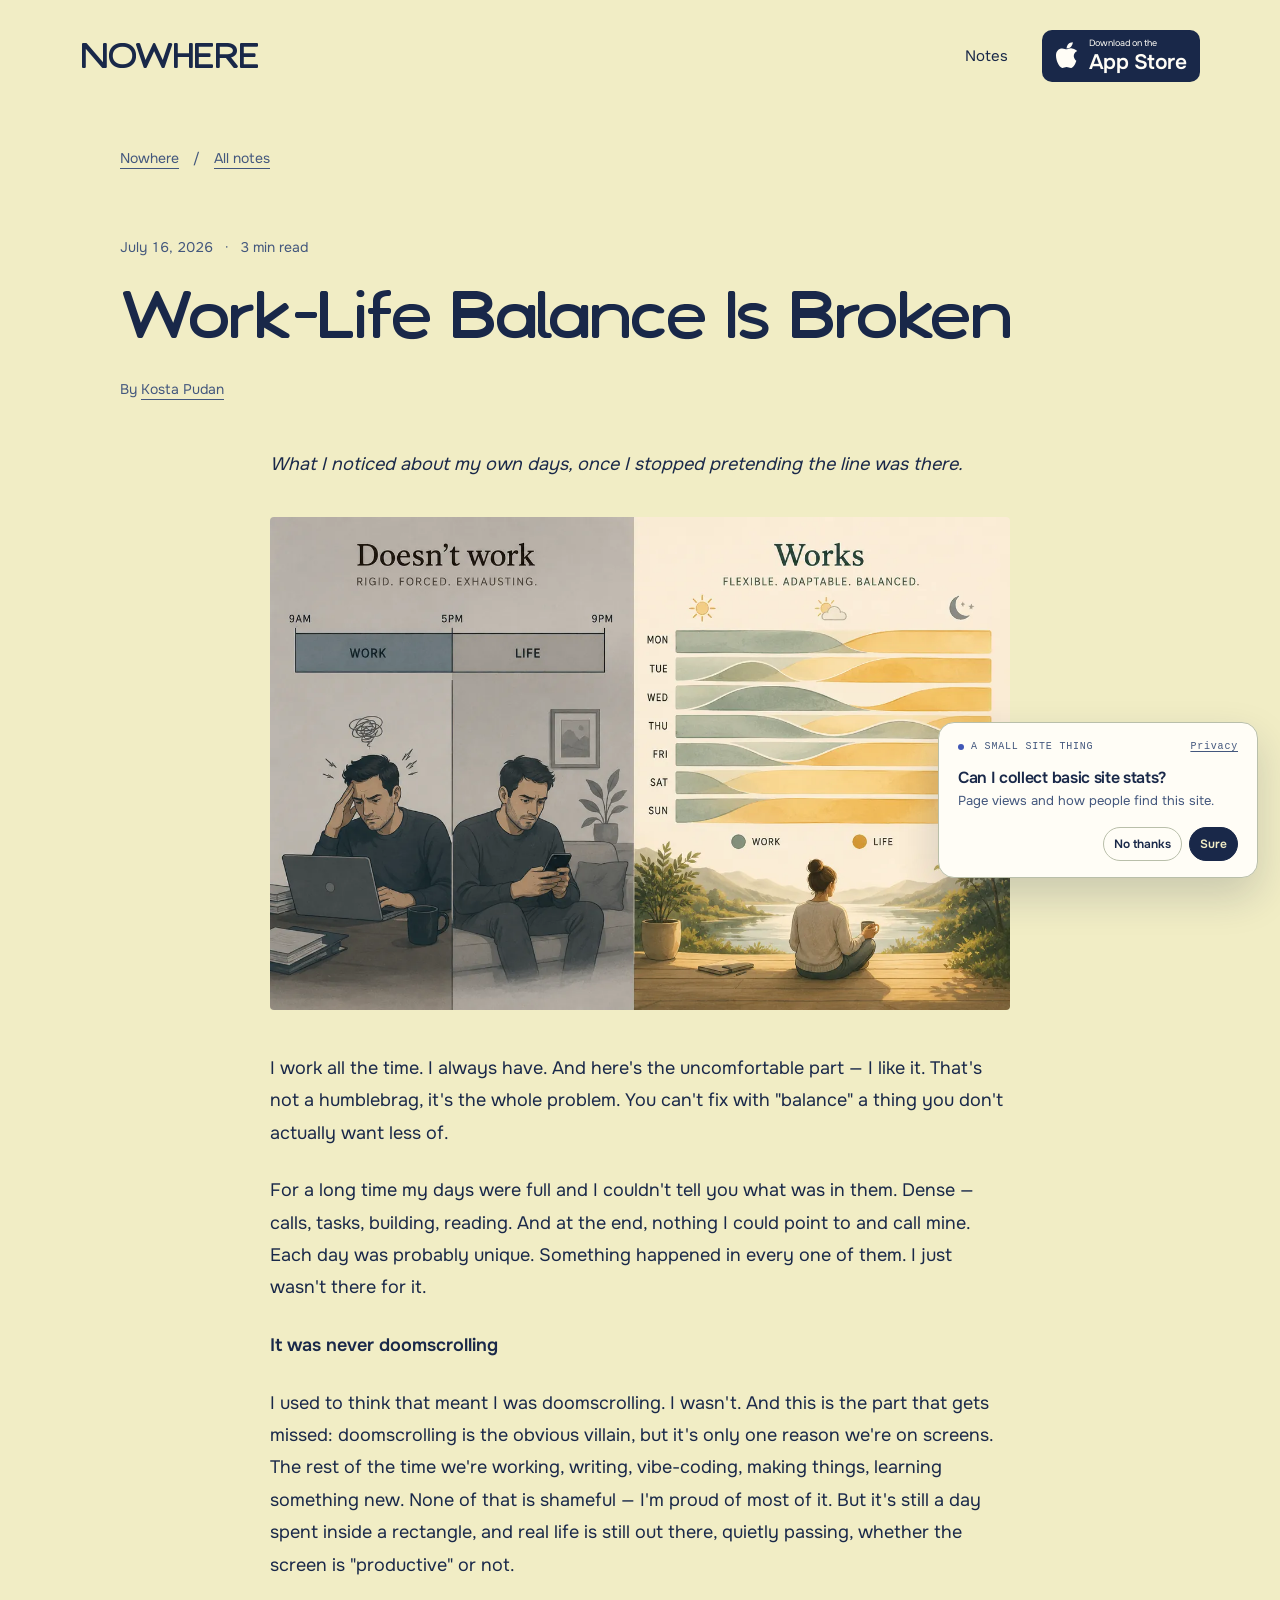
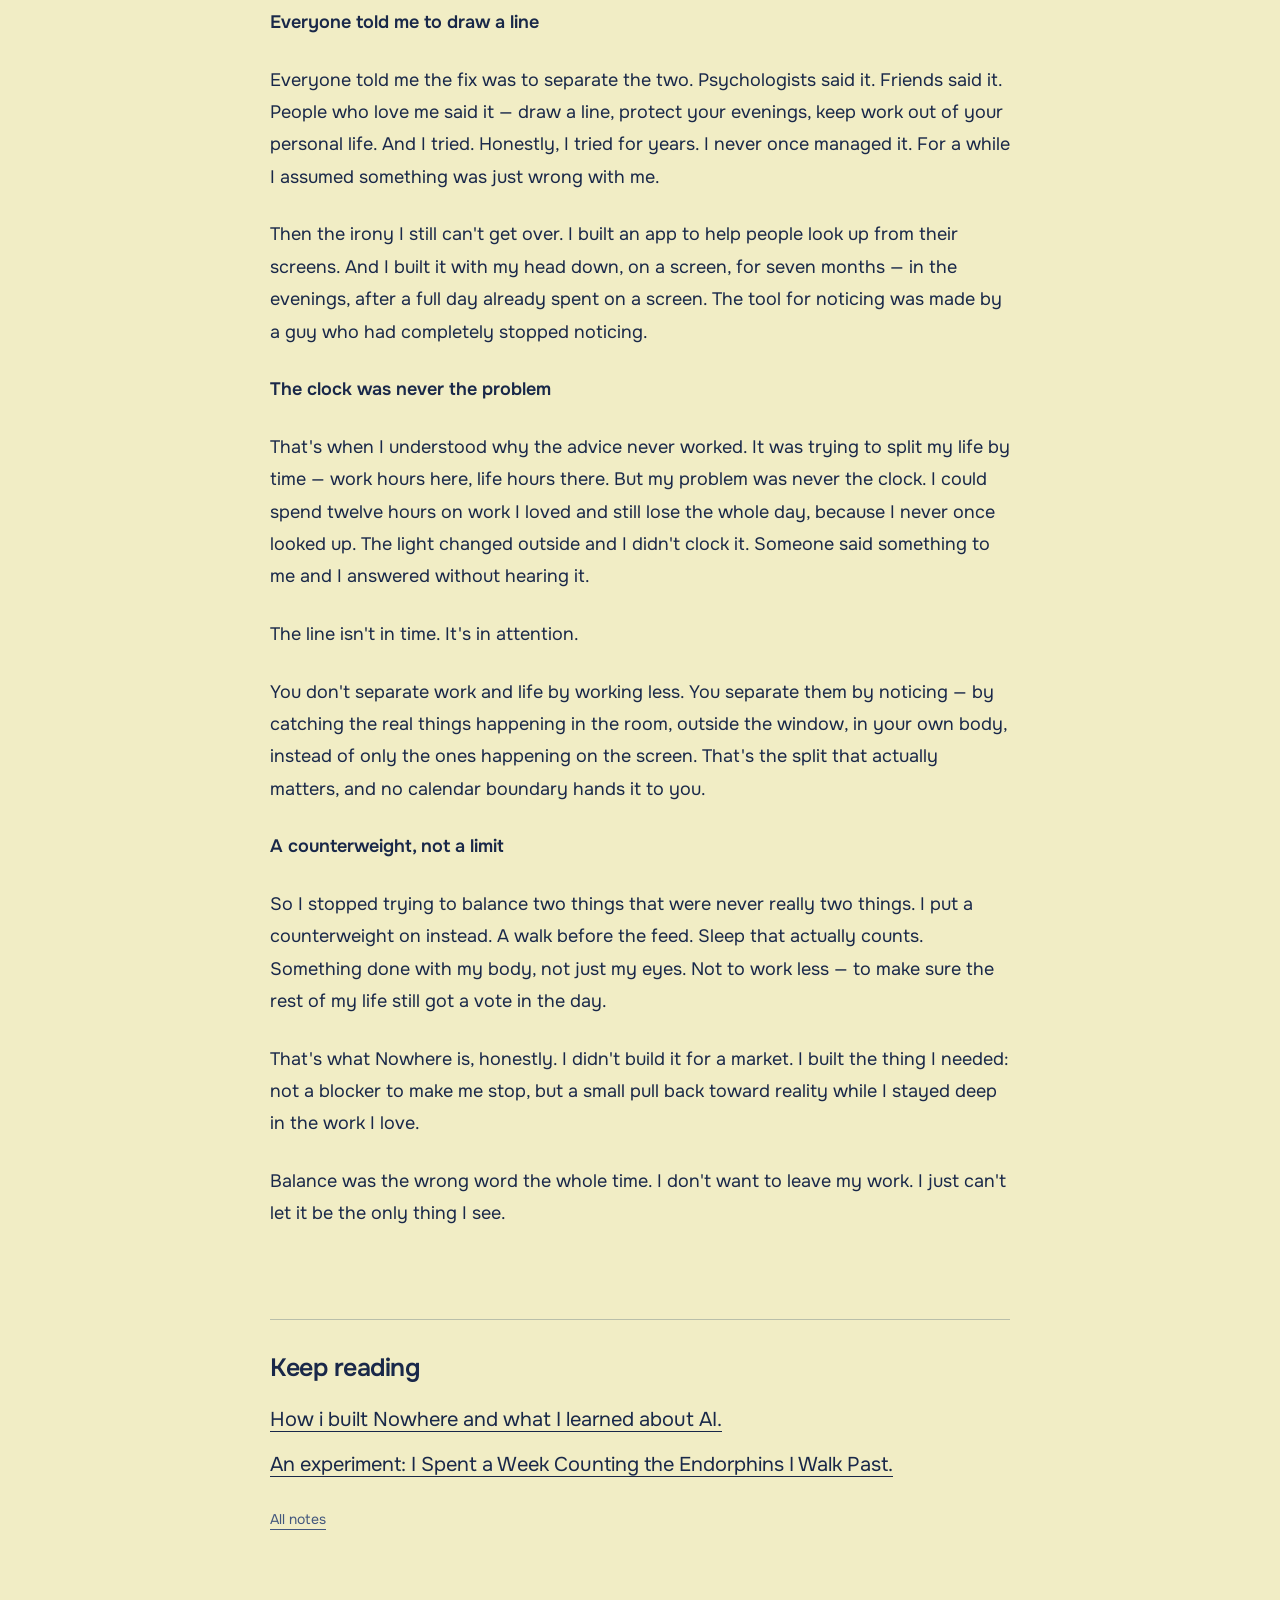
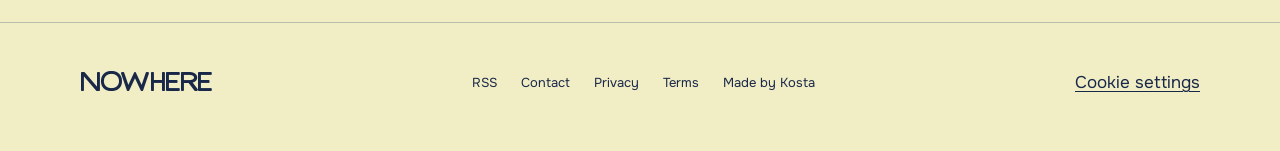
<file: blog/work-life-balance-is-broken/index.html>
<!doctype html>
<html lang="en">
<head>
<meta charset="utf-8">
<meta name="viewport" content="width=device-width, initial-scale=1">
<title>Work-Life Balance Is Broken — Nowhere Notes</title>
<meta name="description" content="What I noticed about my own days, once I stopped pretending the line was there.">
<meta name="author" content="Kosta Pudan">
<link rel="canonical" href="https://nowhere.pudan.me/blog/work-life-balance-is-broken/">
<link rel="icon" href="/icon.svg" type="image/svg+xml">
<link rel="stylesheet" href="/blog/blog.css?v=nowhere-notes-20261103">
<link rel="alternate" type="application/rss+xml" title="Nowhere Notes" href="/blog/feed.xml">
<meta property="og:site_name" content="Nowhere">
<meta property="og:title" content="Work-Life Balance Is Broken">
<meta property="og:description" content="What I noticed about my own days, once I stopped pretending the line was there.">
<meta property="og:type" content="article">
<meta property="og:url" content="https://nowhere.pudan.me/blog/work-life-balance-is-broken/">
<meta property="og:image" content="https://nowhere.pudan.me/blog/assets/work-life-balance-is-broken-01-w1280.webp">
<meta property="og:image:width" content="1280">
<meta property="og:image:height" content="853">
<meta property="og:image:alt" content="Illustration comparing screen-filled workdays with moments of outdoor rest">
<meta property="og:locale" content="en_US">
<meta name="twitter:card" content="summary_large_image">
<meta name="twitter:title" content="Work-Life Balance Is Broken">
<meta name="twitter:description" content="What I noticed about my own days, once I stopped pretending the line was there.">
<meta name="twitter:image" content="https://nowhere.pudan.me/blog/assets/work-life-balance-is-broken-01-w1280.webp">
<meta name="twitter:image:alt" content="Illustration comparing screen-filled workdays with moments of outdoor rest">
<meta property="article:published_time" content="2026-07-16">
<meta property="article:author" content="https://www.pudan.me/">
<script type="application/ld+json">{"@context": "https://schema.org", "@type": "BlogPosting", "@id": "https://nowhere.pudan.me/blog/work-life-balance-is-broken/", "url": "https://nowhere.pudan.me/blog/work-life-balance-is-broken/", "name": "Work-Life Balance Is Broken", "description": "What I noticed about my own days, once I stopped pretending the line was there.", "inLanguage": "en", "isPartOf": {"@type": "WebSite", "name": "Nowhere", "url": "https://nowhere.pudan.me/"}, "headline": "Work-Life Balance Is Broken", "datePublished": "2026-07-16", "author": {"@type": "Person", "name": "Kosta Pudan", "url": "https://www.pudan.me/"}, "image": ["https://nowhere.pudan.me/blog/assets/work-life-balance-is-broken-01-w1280.webp"], "mainEntityOfPage": "https://nowhere.pudan.me/blog/work-life-balance-is-broken/"}</script>
  <link rel="stylesheet" href="/analytics.css">
  <script src="/analytics.js" defer></script>
</head>
<body>
<a class="skip-link" href="#main">Skip to content</a><header class="wrap"><nav class="site-nav" aria-label="Main navigation"><a class="wordmark" href="/" aria-label="Nowhere home">NOWHERE</a><div class="nav-right"><a class="nav-link" href="/blog/">Notes</a><a class="store-badge" href="https://apps.apple.com/app/nowhere-screen-time-control/id6753218397" aria-label="Download Nowhere on the App Store"><svg viewBox="0 0 26 30" aria-hidden="true"><path d="M17 5c1-1 2-3 2-5-2 0-4 1-5 2-1 1-2 3-2 5 2 0 4-1 5-2ZM23 21c-1 3-3 8-6 8-2 0-3-1-5-1s-3 1-5 1C3 28 0 20 0 15 0 10 3 7 7 7c2 0 4 1 5 1s4-2 6-1c2 0 4 1 6 3-6 3-4 9-1 11Z"/></svg><span><small>Download on the</small><strong>App Store</strong></span></a></div></nav></header><main id="main" class="wrap post-page"><nav class="post-nav" aria-label="Breadcrumb"><a href="/">Nowhere</a><span aria-hidden="true">/</span><a href="/blog/">All notes</a></nav><article><header class="post-header"><p class="post-meta"><time datetime="2026-07-16">July 16, 2026</time><span aria-hidden="true">·</span><span>3 min read</span></p><h1>Work-Life Balance Is Broken</h1><p class="byline">By <a href="https://www.pudan.me/" rel="author">Kosta Pudan</a></p></header><div class="article-body"><p><em>What I noticed about my own days, once I stopped pretending the line was there.</em></p>



  <figure class="article-image"><img src="/blog/assets/work-life-balance-is-broken-01-w640.webp" alt="Illustration comparing screen-filled workdays with moments of outdoor rest" loading="lazy" decoding="async" width="1536" height="1024" srcset="/blog/assets/work-life-balance-is-broken-01-w320.webp 320w, /blog/assets/work-life-balance-is-broken-01-w640.webp 640w, /blog/assets/work-life-balance-is-broken-01-w1280.webp 1280w" sizes="(max-width: 800px) calc(100vw - 40px), 740px"></figure>





<p>I work all the time. I always have. And here&#x27;s the uncomfortable part — I like it. That&#x27;s not a humblebrag, it&#x27;s the whole problem. You can&#x27;t fix with &quot;balance&quot; a thing you don&#x27;t actually want less of.</p><p>For a long time my days were full and I couldn&#x27;t tell you what was in them. Dense — calls, tasks, building, reading. And at the end, nothing I could point to and call mine. Each day was probably unique. Something happened in every one of them. I just wasn&#x27;t there for it.</p><p><strong>It was never doomscrolling</strong></p><p>I used to think that meant I was doomscrolling. I wasn&#x27;t. And this is the part that gets missed: doomscrolling is the obvious villain, but it&#x27;s only one reason we&#x27;re on screens. The rest of the time we&#x27;re working, writing, vibe-coding, making things, learning something new. None of that is shameful — I&#x27;m proud of most of it. But it&#x27;s still a day spent inside a rectangle, and real life is still out there, quietly passing, whether the screen is &quot;productive&quot; or not.</p><p><strong>Everyone told me to draw a line</strong></p><p>Everyone told me the fix was to separate the two. Psychologists said it. Friends said it. People who love me said it — draw a line, protect your evenings, keep work out of your personal life. And I tried. Honestly, I tried for years. I never once managed it. For a while I assumed something was just wrong with me.</p><p>Then the irony I still can&#x27;t get over. I built an app to help people look up from their screens. And I built it with my head down, on a screen, for seven months — in the evenings, after a full day already spent on a screen. The tool for noticing was made by a guy who had completely stopped noticing.</p><p><strong>The clock was never the problem</strong></p><p>That&#x27;s when I understood why the advice never worked. It was trying to split my life by time — work hours here, life hours there. But my problem was never the clock. I could spend twelve hours on work I loved and still lose the whole day, because I never once looked up. The light changed outside and I didn&#x27;t clock it. Someone said something to me and I answered without hearing it.</p><p>The line isn&#x27;t in time. It&#x27;s in attention.</p><p>You don&#x27;t separate work and life by working less. You separate them by noticing — by catching the real things happening in the room, outside the window, in your own body, instead of only the ones happening on the screen. That&#x27;s the split that actually matters, and no calendar boundary hands it to you.</p><p><strong>A counterweight, not a limit</strong></p><p>So I stopped trying to balance two things that were never really two things. I put a counterweight on instead. A walk before the feed. Sleep that actually counts. Something done with my body, not just my eyes. Not to work less — to make sure the rest of my life still got a vote in the day.</p><p>That&#x27;s what Nowhere is, honestly. I didn&#x27;t build it for a market. I built the thing I needed: not a blocker to make me stop, but a small pull back toward reality while I stayed deep in the work I love.</p><p>Balance was the wrong word the whole time. I don&#x27;t want to leave my work. I just can&#x27;t let it be the only thing I see.</p></div></article><aside class="next-notes" aria-labelledby="next-title"><h2 id="next-title">Keep reading</h2><ul><li><a href="/blog/how-i-built-nowhere-and-what-i-learned-about-ai/">How i built Nowhere and what I learned about AI.</a></li><li><a href="/blog/an-experiment-i-spent-a-week-counting-the-endorphins-i-walk-past/">An experiment: I Spent a Week Counting the Endorphins I Walk Past.</a></li></ul><a href="/blog/">All notes</a></aside></main><footer class="blog-footer"><div class="wrap footer-inner"><a class="wordmark" href="/">NOWHERE</a><div class="footer-links"><a href="/blog/feed.xml">RSS</a><a href="mailto:kostill@gmail.com">Contact</a><a href="/privacy.html">Privacy</a><a href="/terms.html">Terms</a><a href="https://www.pudan.me/">Made by Kosta</a></div></div></footer></body></html>
</file>
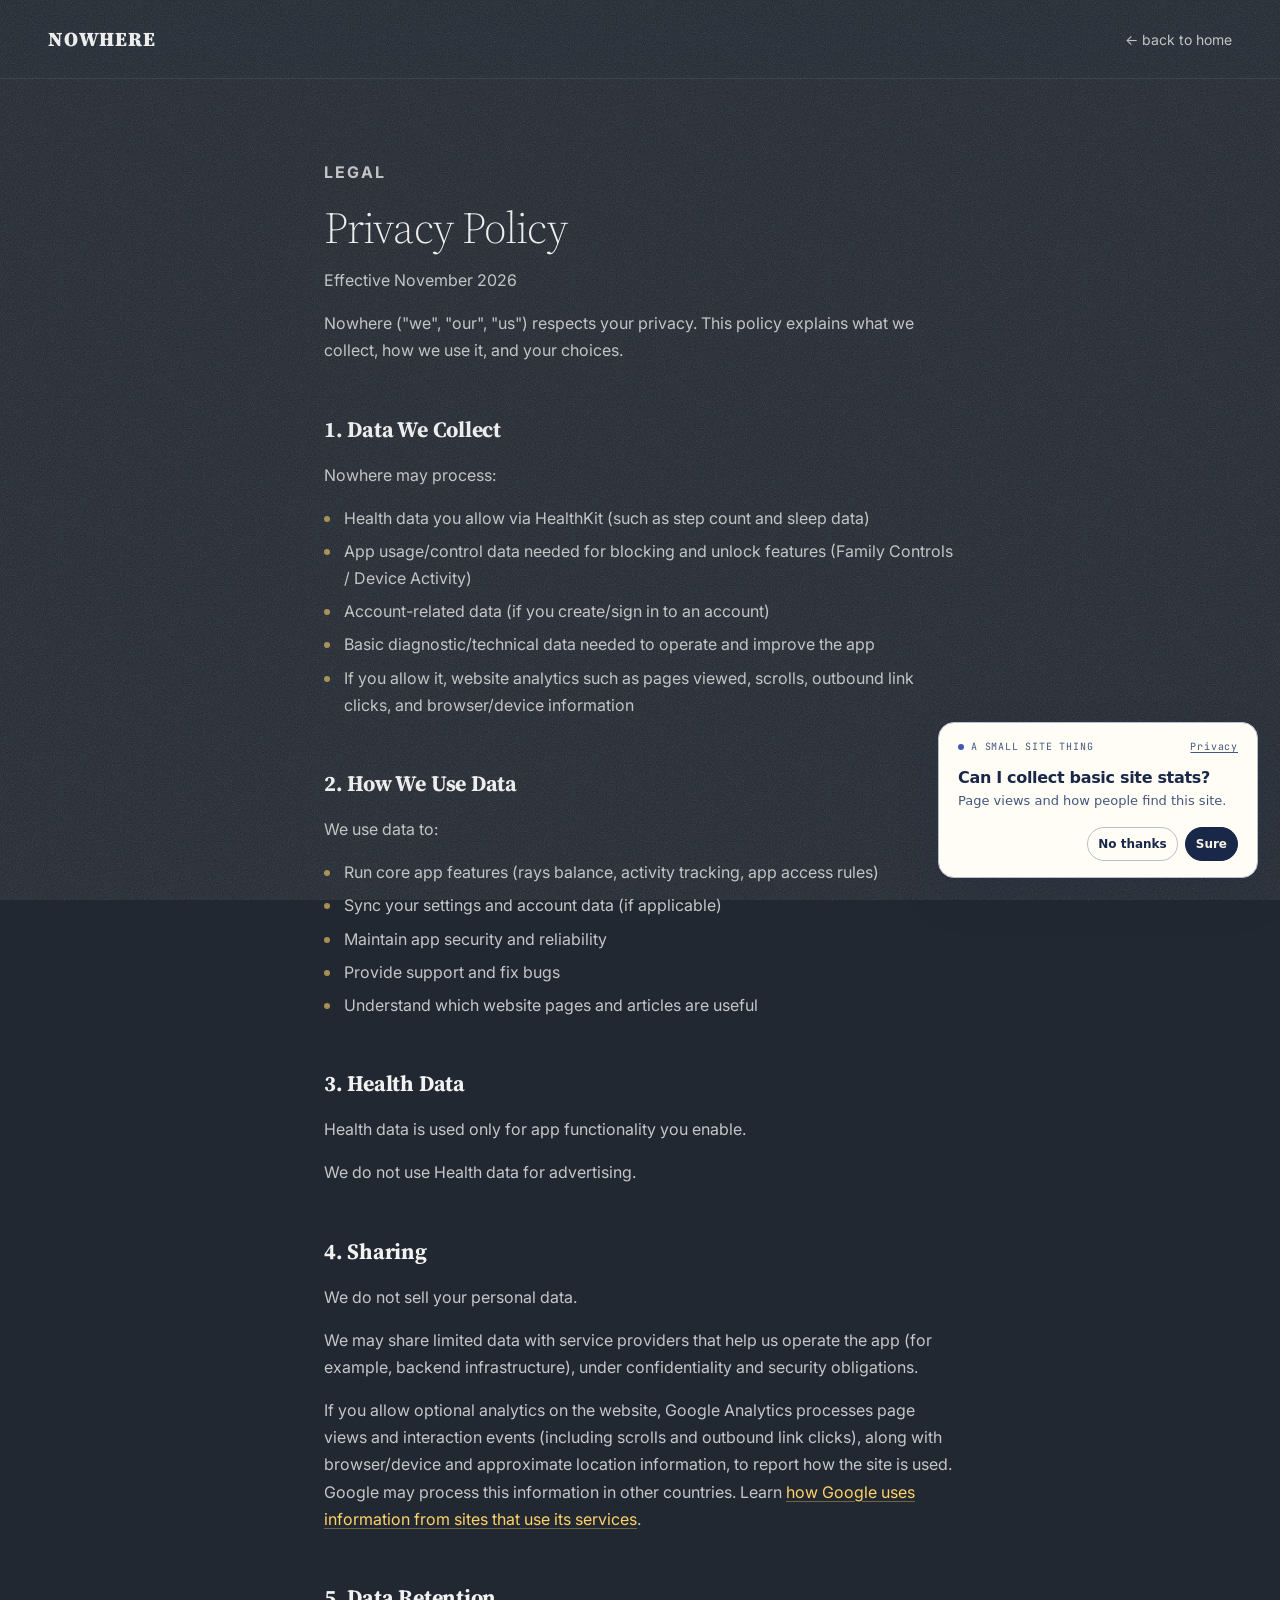
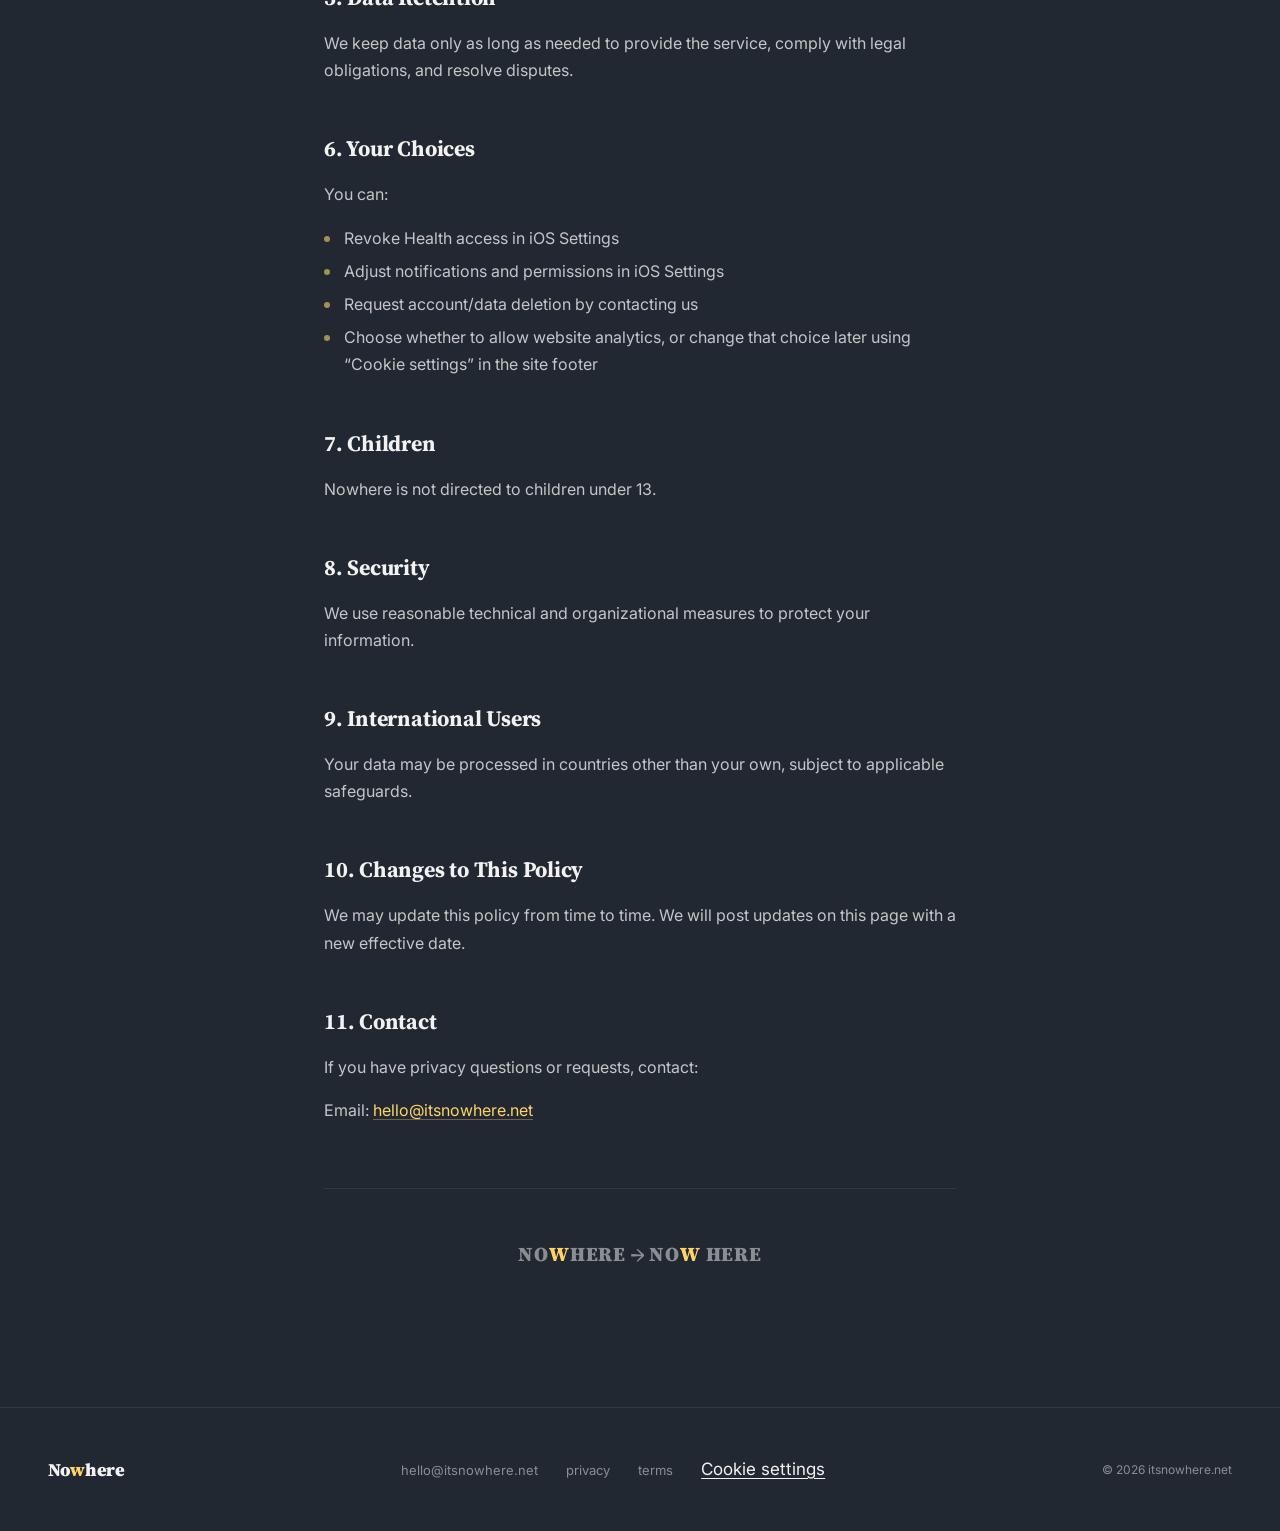
<file: privacy.html>
<!DOCTYPE html>
<html lang="en" data-theme="night">
<head>
  <meta charset="utf-8">
  <meta name="viewport" content="width=device-width, initial-scale=1">
  <title>Privacy Policy — Nowhere</title>
  <meta name="description" content="Nowhere privacy policy — what we collect, how we use it, and your choices.">
  <meta name="theme-color" content="#222831">
  <link rel="icon" href="icon.svg" type="image/svg+xml">

  <link rel="preconnect" href="https://fonts.googleapis.com">
  <link rel="preconnect" href="https://fonts.gstatic.com" crossorigin>
  <link href="https://fonts.googleapis.com/css2?family=Source+Serif+4:ital,opsz,wght@0,8..60,300..900;1,8..60,300..900&family=Inter:wght@300;400;500;600;700&family=JetBrains+Mono:wght@400;500&display=swap" rel="stylesheet">

  <style>
    :root {
      --brand-gold: #FFD369;
      --accent: rgb(255 211 105);
      --night-bg: #222831;
      --night-bg-2: #30303A;
      --night-fg: #F2F2F2;
      --night-fg-2: rgba(242,242,242,.78);
      --night-fg-3: rgba(242,242,242,.50);
      --night-stroke: rgba(255,255,255,.08);
      --font-serif: "Source Serif 4", Georgia, serif;
      --font-ui: "Inter", system-ui, sans-serif;
      --font-mono: "JetBrains Mono", ui-monospace, monospace;
      --ease-std: cubic-bezier(0.4,0,0.2,1);
    }

    *, *::before, *::after { box-sizing: border-box; margin: 0; padding: 0; }
    html { scroll-behavior: smooth; background: var(--night-bg); }

    body {
      background: transparent;
      color: var(--night-fg);
      font-family: var(--font-ui);
      font-size: 17px;
      line-height: 1.5;
      -webkit-font-smoothing: antialiased;
      overflow-x: hidden;
    }

    a { color: inherit; text-decoration: none; }

    .grain {
      position: fixed;
      inset: 0;
      z-index: 9999;
      pointer-events: none;
      opacity: .18;
      background-image: url("data:image/svg+xml,%3Csvg viewBox='0 0 256 256' xmlns='http://www.w3.org/2000/svg'%3E%3Cfilter id='noise'%3E%3CfeTurbulence type='fractalNoise' baseFrequency='0.9' numOctaves='4' stitchTiles='stitch'/%3E%3C/filter%3E%3Crect width='100%25' height='100%25' filter='url(%23noise)' opacity='1'/%3E%3C/svg%3E");
      background-size: 256px 256px;
    }

    .site { position: relative; z-index: 2; }

    /* Nav */
    nav {
      display: flex;
      align-items: center;
      justify-content: space-between;
      padding: 24px 48px;
      position: sticky;
      top: 0;
      z-index: 10;
      background: rgba(34,40,49,.6);
      backdrop-filter: blur(20px) saturate(1.4);
      -webkit-backdrop-filter: blur(20px) saturate(1.4);
      border-bottom: 1px solid var(--night-stroke);
    }
    .nav-wordmark {
      font-family: var(--font-serif);
      font-weight: 900;
      font-size: 20px;
      letter-spacing: .04em;
      text-transform: uppercase;
    }
    .nav-back {
      font-size: 14px;
      color: var(--night-fg-2);
      transition: color .2s var(--ease-std);
    }
    .nav-back:hover { color: var(--night-fg); }

    /* Content */
    .policy {
      max-width: 680px;
      margin: 0 auto;
      padding: 80px 24px 120px;
    }

    .policy-label {
      font-size: 11px;
      font-weight: 700;
      letter-spacing: .14em;
      text-transform: uppercase;
      color: var(--brand-gold);
      margin-bottom: 16px;
    }

    .policy h1 {
      font-family: var(--font-serif);
      font-weight: 300;
      font-size: clamp(28px, 4vw, 44px);
      line-height: 1.2;
      letter-spacing: -.02em;
      margin-bottom: 12px;
    }

    .policy-date {
      font-size: 13px;
      color: var(--night-fg-3);
      margin-bottom: 48px;
    }

    .policy-intro {
      font-size: 16px;
      color: var(--night-fg-2);
      line-height: 1.7;
      margin-bottom: 48px;
    }

    .policy h2 {
      font-family: var(--font-serif);
      font-weight: 700;
      font-size: 22px;
      letter-spacing: -.01em;
      margin-top: 48px;
      margin-bottom: 16px;
      color: var(--night-fg);
    }

    .policy p {
      font-size: 16px;
      color: var(--night-fg-2);
      line-height: 1.7;
      margin-bottom: 16px;
    }

    .policy ul {
      list-style: none;
      padding-left: 0;
      margin-bottom: 16px;
    }

    .policy ul li {
      position: relative;
      padding-left: 20px;
      font-size: 16px;
      color: var(--night-fg-2);
      line-height: 1.7;
      margin-bottom: 6px;
    }

    .policy ul li::before {
      content: "";
      position: absolute;
      left: 0;
      top: 11px;
      width: 6px;
      height: 6px;
      border-radius: 50%;
      background: var(--brand-gold);
      opacity: .6;
    }

    .policy a.email-link {
      color: var(--brand-gold);
      text-decoration: underline;
      text-underline-offset: 3px;
      text-decoration-color: rgba(255,211,105,.35);
      transition: text-decoration-color .2s;
    }
    .policy a.email-link:hover {
      text-decoration-color: var(--brand-gold);
    }

    .policy-closer {
      margin-top: 64px;
      padding-top: 48px;
      border-top: 1px solid var(--night-stroke);
      text-align: center;
    }

    .policy-closer p {
      font-family: var(--font-serif);
      font-weight: 900;
      font-size: 20px;
      letter-spacing: .04em;
      text-transform: uppercase;
      color: var(--night-fg-3);
    }

    .policy-closer .gold { color: var(--brand-gold); }

    /* Footer */
    footer {
      padding: 48px 48px;
      display: flex;
      align-items: center;
      justify-content: space-between;
      flex-wrap: wrap;
      gap: 16px;
      border-top: 1px solid var(--night-stroke);
    }
    .footer-wordmark {
      font-family: var(--font-serif);
      font-weight: 900;
      font-size: 18px;
      letter-spacing: -.02em;
    }
    .footer-wordmark .now { color: var(--brand-gold); }
    .footer-links {
      display: flex;
      gap: 28px;
      list-style: none;
    }
    .footer-links a {
      font-size: 13px;
      color: var(--night-fg-3);
      transition: color .2s var(--ease-std);
    }
    .footer-links a:hover { color: var(--night-fg); }
    .footer-copy {
      font-size: 12px;
      color: var(--night-fg-3);
    }

    @media (max-width: 768px) {
      nav { padding: 18px 20px; }
      .policy { padding: 60px 20px 80px; }
      footer { padding: 40px 20px; flex-direction: column; align-items: flex-start; }
    }
  </style>
  <link rel="stylesheet" href="/analytics.css">
  <script src="/analytics.js" defer></script>
</head>

<body>
  <div class="site">
    <div class="grain" aria-hidden="true"></div>

    <nav aria-label="Main navigation">
      <a href="/" class="nav-wordmark">NOWHERE</a>
      <a href="/" class="nav-back">&larr; back to home</a>
    </nav>

    <main class="policy">
      <p class="policy-label">legal</p>
      <h1>Privacy Policy</h1>
      <p class="policy-date">Effective November 2026</p>

      <p class="policy-intro">Nowhere ("we", "our", "us") respects your privacy. This policy explains what we collect, how we use it, and your choices.</p>

      <h2>1. Data We Collect</h2>
      <p>Nowhere may process:</p>
      <ul>
        <li>Health data you allow via HealthKit (such as step count and sleep data)</li>
        <li>App usage/control data needed for blocking and unlock features (Family Controls / Device Activity)</li>
        <li>Account-related data (if you create/sign in to an account)</li>
        <li>Basic diagnostic/technical data needed to operate and improve the app</li>
        <li>If you allow it, website analytics such as pages viewed, scrolls, outbound link clicks, and browser/device information</li>
      </ul>

      <h2>2. How We Use Data</h2>
      <p>We use data to:</p>
      <ul>
        <li>Run core app features (rays balance, activity tracking, app access rules)</li>
        <li>Sync your settings and account data (if applicable)</li>
        <li>Maintain app security and reliability</li>
        <li>Provide support and fix bugs</li>
        <li>Understand which website pages and articles are useful</li>
      </ul>

      <h2>3. Health Data</h2>
      <p>Health data is used only for app functionality you enable.</p>
      <p>We do not use Health data for advertising.</p>

      <h2>4. Sharing</h2>
      <p>We do not sell your personal data.</p>
      <p>We may share limited data with service providers that help us operate the app (for example, backend infrastructure), under confidentiality and security obligations.</p>
      <p>If you allow optional analytics on the website, Google Analytics processes page views and interaction events (including scrolls and outbound link clicks), along with browser/device and approximate location information, to report how the site is used. Google may process this information in other countries. Learn <a href="https://policies.google.com/technologies/partner-sites" class="email-link">how Google uses information from sites that use its services</a>.</p>

      <h2>5. Data Retention</h2>
      <p>We keep data only as long as needed to provide the service, comply with legal obligations, and resolve disputes.</p>

      <h2>6. Your Choices</h2>
      <p>You can:</p>
      <ul>
        <li>Revoke Health access in iOS Settings</li>
        <li>Adjust notifications and permissions in iOS Settings</li>
        <li>Request account/data deletion by contacting us</li>
        <li>Choose whether to allow website analytics, or change that choice later using “Cookie settings” in the site footer</li>
      </ul>

      <h2>7. Children</h2>
      <p>Nowhere is not directed to children under 13.</p>

      <h2>8. Security</h2>
      <p>We use reasonable technical and organizational measures to protect your information.</p>

      <h2>9. International Users</h2>
      <p>Your data may be processed in countries other than your own, subject to applicable safeguards.</p>

      <h2>10. Changes to This Policy</h2>
      <p>We may update this policy from time to time. We will post updates on this page with a new effective date.</p>

      <h2>11. Contact</h2>
      <p>If you have privacy questions or requests, contact:</p>
      <p>Email: <a href="mailto:hello@itsnowhere.net" class="email-link">hello@itsnowhere.net</a></p>

      <div class="policy-closer">
        <p>NO<span class="gold">W</span>HERE &rarr; NO<span class="gold">W</span> HERE</p>
      </div>
    </main>

    <footer>
      <a href="/" class="footer-wordmark">No<span class="now">w</span>here</a>
      <ul class="footer-links">
        <li><a href="mailto:hello@itsnowhere.net">hello@itsnowhere.net</a></li>
        <li><a href="privacy.html">privacy</a></li>
        <li><a href="terms.html">terms</a></li>
      </ul>
      <p class="footer-copy">&copy; <span id="copy-year">2026</span> itsnowhere.net</p>
    </footer>
  </div>

  <script>
    const y = document.getElementById('copy-year');
    if (y) y.textContent = new Date().getFullYear();
  </script>
</body>
</html>
</file>
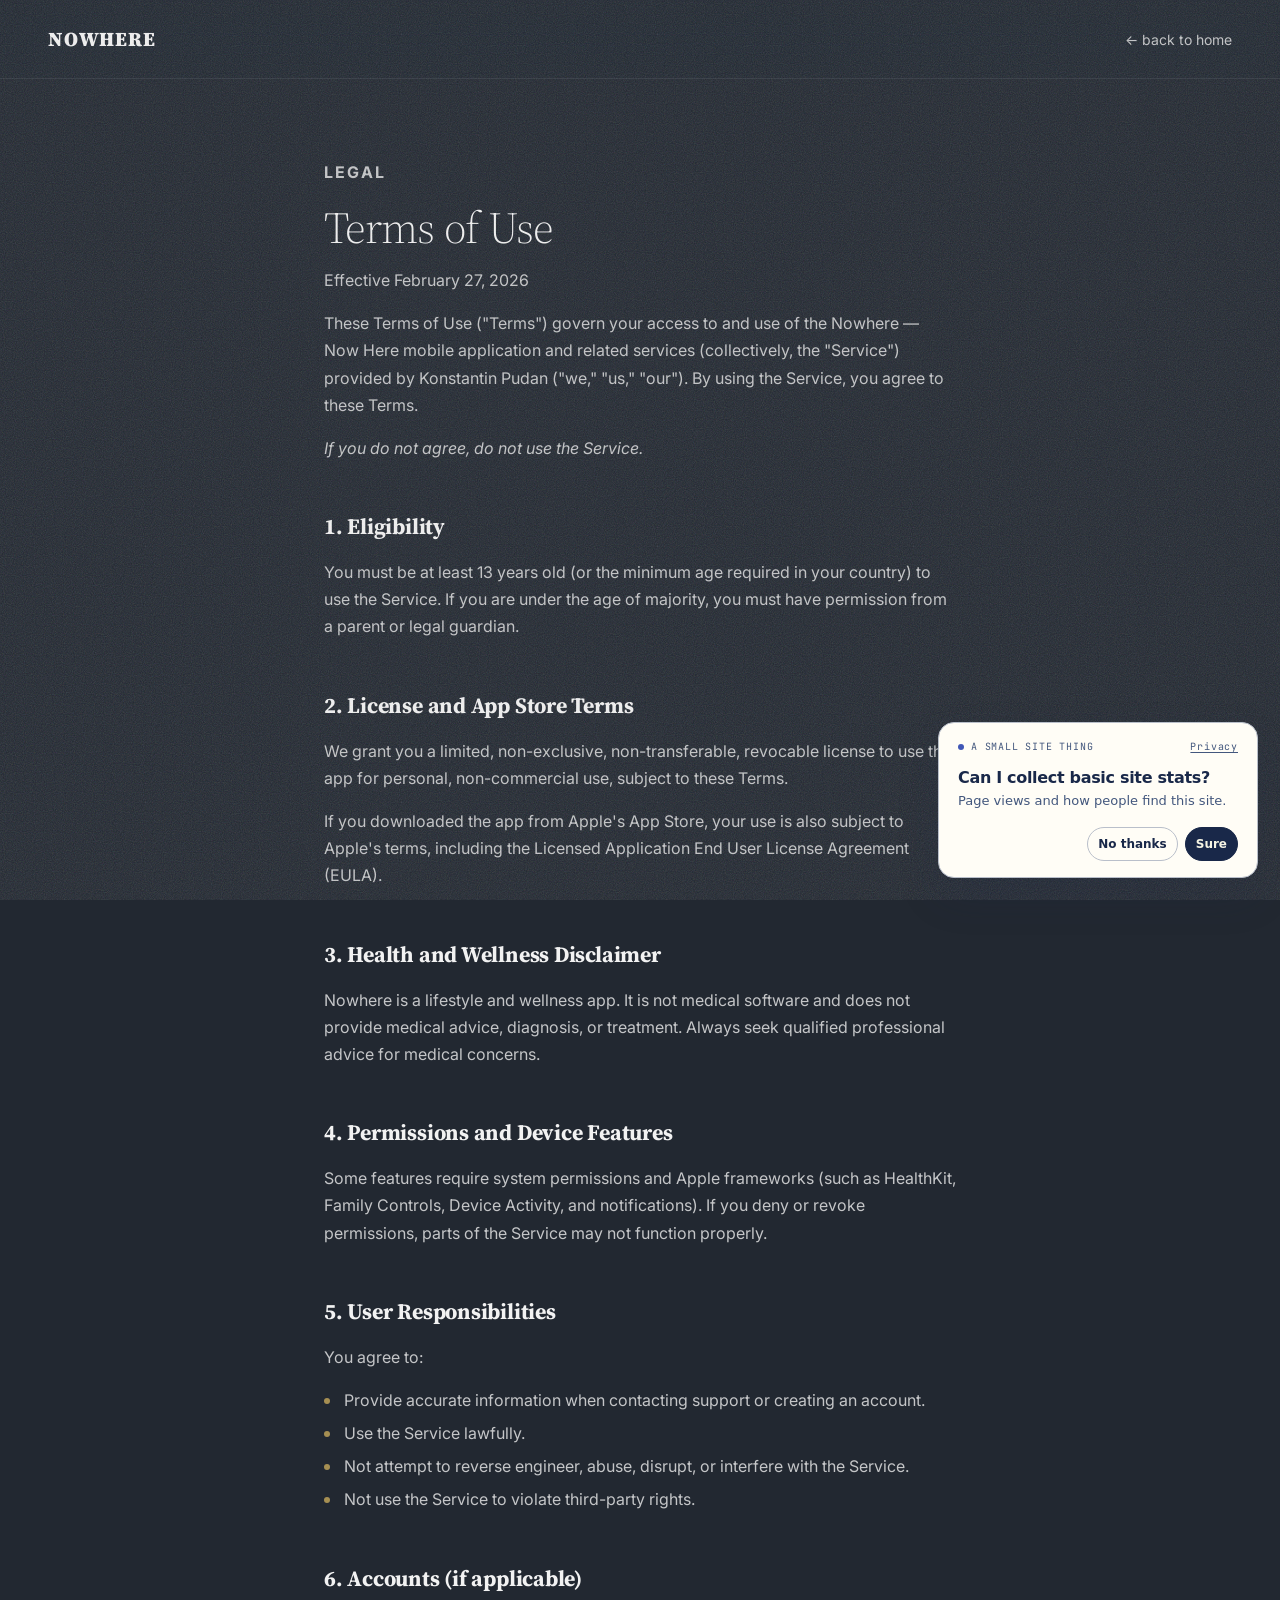
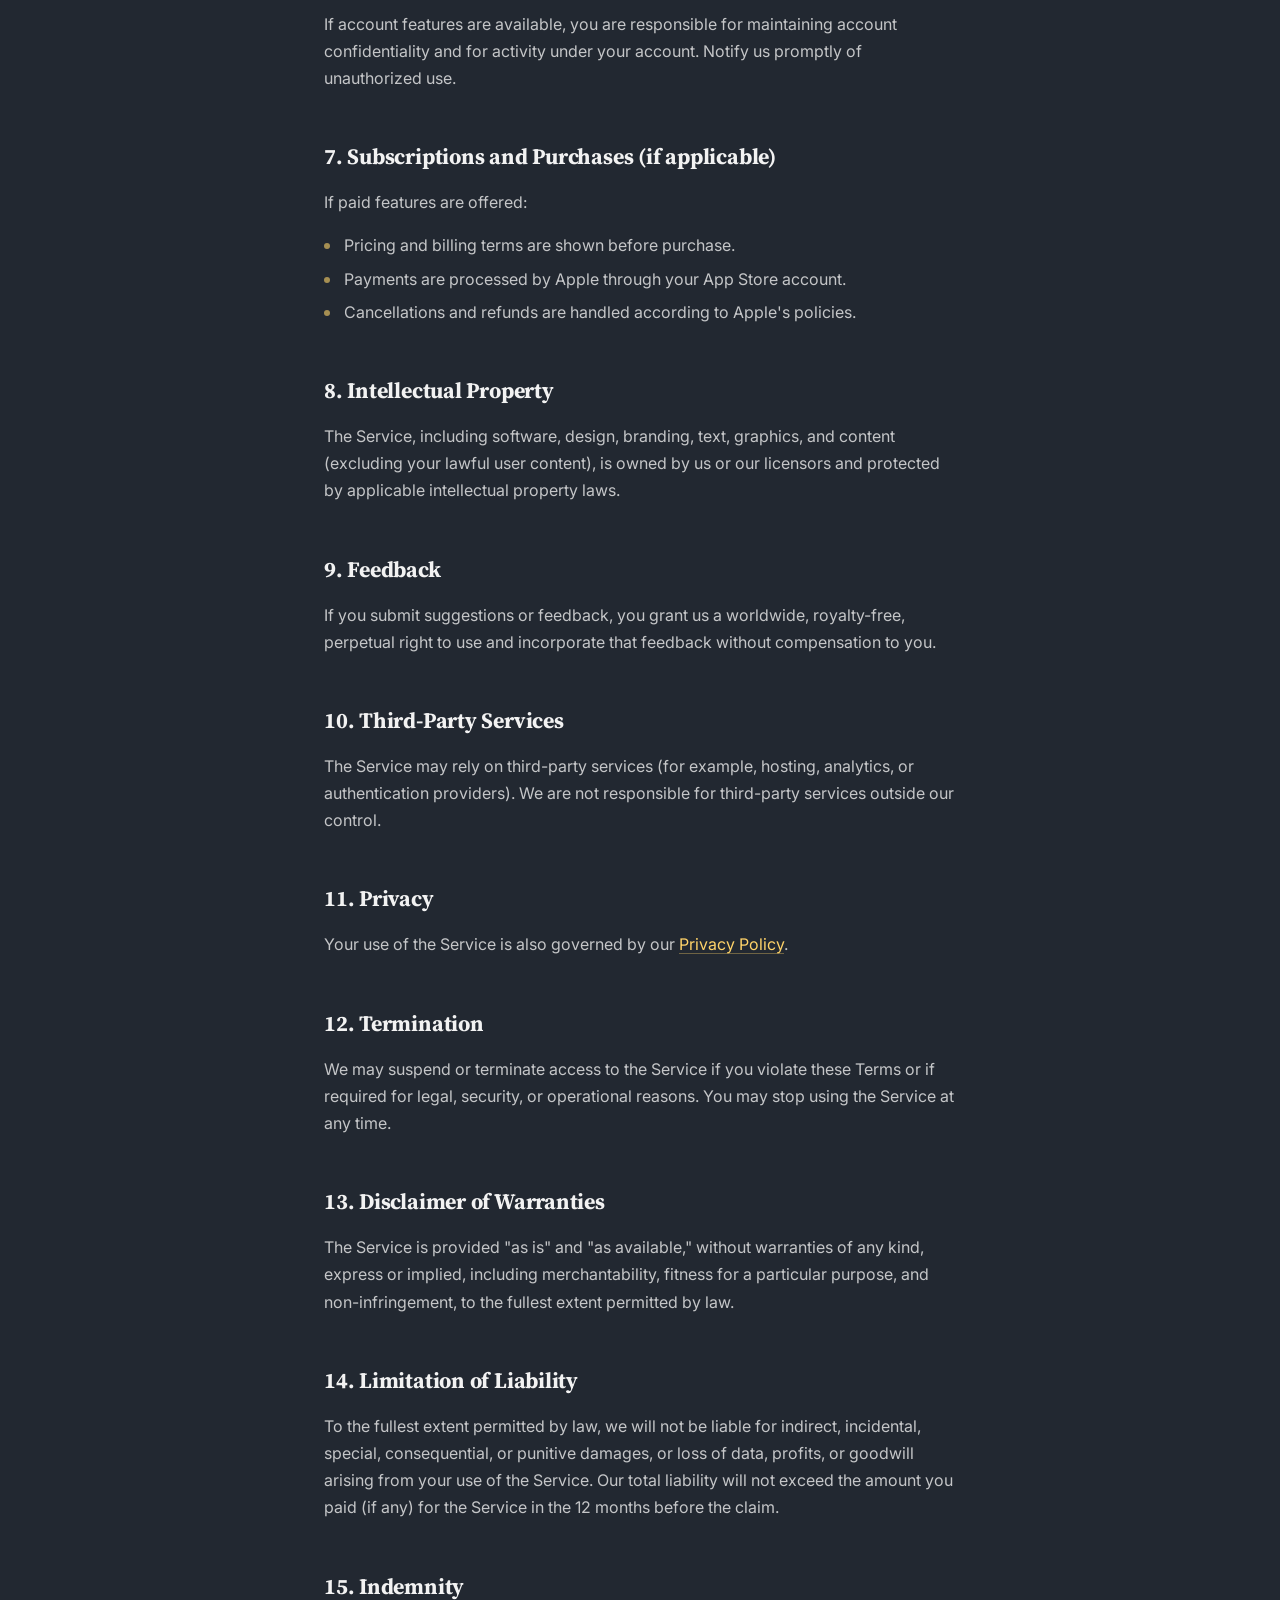
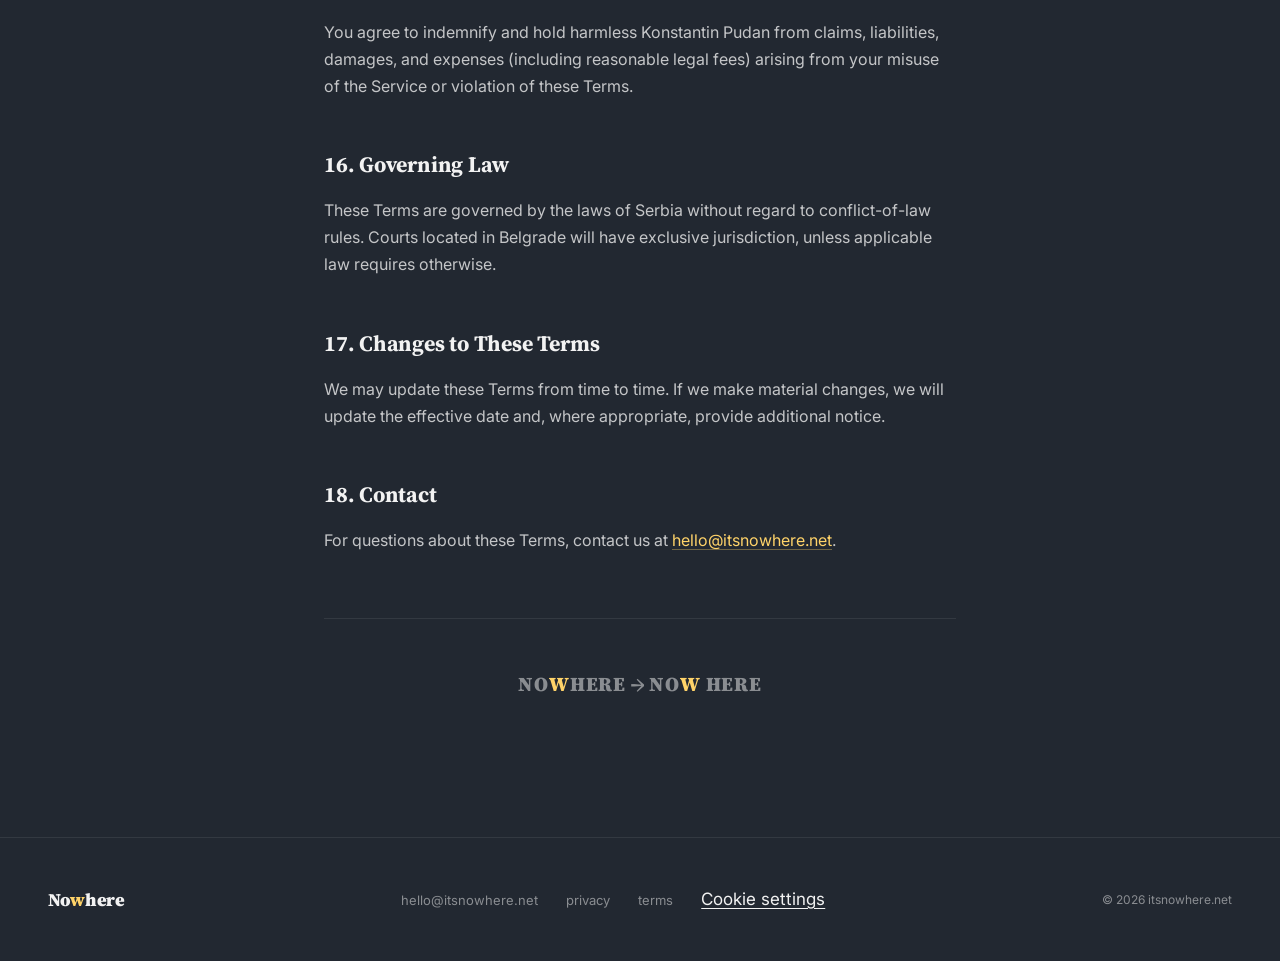
<file: terms.html>
<!DOCTYPE html>
<html lang="en" data-theme="night">
<head>
  <meta charset="utf-8">
  <meta name="viewport" content="width=device-width, initial-scale=1">
  <title>Terms of Use — Nowhere</title>
  <meta name="description" content="Nowhere terms of use — your rights, responsibilities, and how the service works.">
  <meta name="theme-color" content="#222831">
  <link rel="icon" href="icon.svg" type="image/svg+xml">

  <link rel="preconnect" href="https://fonts.googleapis.com">
  <link rel="preconnect" href="https://fonts.gstatic.com" crossorigin>
  <link href="https://fonts.googleapis.com/css2?family=Source+Serif+4:ital,opsz,wght@0,8..60,300..900;1,8..60,300..900&family=Inter:wght@300;400;500;600;700&family=JetBrains+Mono:wght@400;500&display=swap" rel="stylesheet">

  <style>
    :root {
      --brand-gold: #FFD369;
      --accent: rgb(255 211 105);
      --night-bg: #222831;
      --night-bg-2: #30303A;
      --night-fg: #F2F2F2;
      --night-fg-2: rgba(242,242,242,.78);
      --night-fg-3: rgba(242,242,242,.50);
      --night-stroke: rgba(255,255,255,.08);
      --font-serif: "Source Serif 4", Georgia, serif;
      --font-ui: "Inter", system-ui, sans-serif;
      --font-mono: "JetBrains Mono", ui-monospace, monospace;
      --ease-std: cubic-bezier(0.4,0,0.2,1);
    }

    *, *::before, *::after { box-sizing: border-box; margin: 0; padding: 0; }
    html { scroll-behavior: smooth; background: var(--night-bg); }

    body {
      background: transparent;
      color: var(--night-fg);
      font-family: var(--font-ui);
      font-size: 17px;
      line-height: 1.5;
      -webkit-font-smoothing: antialiased;
      overflow-x: hidden;
    }

    a { color: inherit; text-decoration: none; }

    .grain {
      position: fixed;
      inset: 0;
      z-index: 9999;
      pointer-events: none;
      opacity: .18;
      background-image: url("data:image/svg+xml,%3Csvg viewBox='0 0 256 256' xmlns='http://www.w3.org/2000/svg'%3E%3Cfilter id='noise'%3E%3CfeTurbulence type='fractalNoise' baseFrequency='0.9' numOctaves='4' stitchTiles='stitch'/%3E%3C/filter%3E%3Crect width='100%25' height='100%25' filter='url(%23noise)' opacity='1'/%3E%3C/svg%3E");
      background-size: 256px 256px;
    }

    .site { position: relative; z-index: 2; }

    nav {
      display: flex;
      align-items: center;
      justify-content: space-between;
      padding: 24px 48px;
      position: sticky;
      top: 0;
      z-index: 10;
      background: rgba(34,40,49,.6);
      backdrop-filter: blur(20px) saturate(1.4);
      -webkit-backdrop-filter: blur(20px) saturate(1.4);
      border-bottom: 1px solid var(--night-stroke);
    }
    .nav-wordmark {
      font-family: var(--font-serif);
      font-weight: 900;
      font-size: 20px;
      letter-spacing: .04em;
      text-transform: uppercase;
    }
    .nav-back {
      font-size: 14px;
      color: var(--night-fg-2);
      transition: color .2s var(--ease-std);
    }
    .nav-back:hover { color: var(--night-fg); }

    .legal {
      max-width: 680px;
      margin: 0 auto;
      padding: 80px 24px 120px;
    }

    .legal-label {
      font-size: 11px;
      font-weight: 700;
      letter-spacing: .14em;
      text-transform: uppercase;
      color: var(--brand-gold);
      margin-bottom: 16px;
    }

    .legal h1 {
      font-family: var(--font-serif);
      font-weight: 300;
      font-size: clamp(28px, 4vw, 44px);
      line-height: 1.2;
      letter-spacing: -.02em;
      margin-bottom: 12px;
    }

    .legal-date {
      font-size: 13px;
      color: var(--night-fg-3);
      margin-bottom: 48px;
    }

    .legal-intro {
      font-size: 16px;
      color: var(--night-fg-2);
      line-height: 1.7;
      margin-bottom: 16px;
    }

    .legal-caveat {
      font-size: 15px;
      color: var(--night-fg-3);
      line-height: 1.7;
      margin-bottom: 48px;
      font-style: italic;
    }

    .legal h2 {
      font-family: var(--font-serif);
      font-weight: 700;
      font-size: 22px;
      letter-spacing: -.01em;
      margin-top: 48px;
      margin-bottom: 16px;
      color: var(--night-fg);
    }

    .legal p {
      font-size: 16px;
      color: var(--night-fg-2);
      line-height: 1.7;
      margin-bottom: 16px;
    }

    .legal ul {
      list-style: none;
      padding-left: 0;
      margin-bottom: 16px;
    }

    .legal ul li {
      position: relative;
      padding-left: 20px;
      font-size: 16px;
      color: var(--night-fg-2);
      line-height: 1.7;
      margin-bottom: 6px;
    }

    .legal ul li::before {
      content: "";
      position: absolute;
      left: 0;
      top: 11px;
      width: 6px;
      height: 6px;
      border-radius: 50%;
      background: var(--brand-gold);
      opacity: .6;
    }

    .legal a.inline-link {
      color: var(--brand-gold);
      text-decoration: underline;
      text-underline-offset: 3px;
      text-decoration-color: rgba(255,211,105,.35);
      transition: text-decoration-color .2s;
    }
    .legal a.inline-link:hover {
      text-decoration-color: var(--brand-gold);
    }

    .legal-closer {
      margin-top: 64px;
      padding-top: 48px;
      border-top: 1px solid var(--night-stroke);
      text-align: center;
    }

    .legal-closer p {
      font-family: var(--font-serif);
      font-weight: 900;
      font-size: 20px;
      letter-spacing: .04em;
      text-transform: uppercase;
      color: var(--night-fg-3);
    }

    .legal-closer .gold { color: var(--brand-gold); }

    footer {
      padding: 48px 48px;
      display: flex;
      align-items: center;
      justify-content: space-between;
      flex-wrap: wrap;
      gap: 16px;
      border-top: 1px solid var(--night-stroke);
    }
    .footer-wordmark {
      font-family: var(--font-serif);
      font-weight: 900;
      font-size: 18px;
      letter-spacing: -.02em;
    }
    .footer-wordmark .now { color: var(--brand-gold); }
    .footer-links {
      display: flex;
      gap: 28px;
      list-style: none;
    }
    .footer-links a {
      font-size: 13px;
      color: var(--night-fg-3);
      transition: color .2s var(--ease-std);
    }
    .footer-links a:hover { color: var(--night-fg); }
    .footer-copy {
      font-size: 12px;
      color: var(--night-fg-3);
    }

    @media (max-width: 768px) {
      nav { padding: 18px 20px; }
      .legal { padding: 60px 20px 80px; }
      footer { padding: 40px 20px; flex-direction: column; align-items: flex-start; }
    }
  </style>
  <link rel="stylesheet" href="/analytics.css">
  <script src="/analytics.js" defer></script>
</head>

<body>
  <div class="site">
    <div class="grain" aria-hidden="true"></div>

    <nav aria-label="Main navigation">
      <a href="/" class="nav-wordmark">NOWHERE</a>
      <a href="/" class="nav-back">&larr; back to home</a>
    </nav>

    <main class="legal">
      <p class="legal-label">legal</p>
      <h1>Terms of Use</h1>
      <p class="legal-date">Effective February 27, 2026</p>

      <p class="legal-intro">These Terms of Use ("Terms") govern your access to and use of the Nowhere — Now Here mobile application and related services (collectively, the "Service") provided by Konstantin Pudan ("we," "us," "our"). By using the Service, you agree to these Terms.</p>
      <p class="legal-caveat">If you do not agree, do not use the Service.</p>

      <h2>1. Eligibility</h2>
      <p>You must be at least 13 years old (or the minimum age required in your country) to use the Service. If you are under the age of majority, you must have permission from a parent or legal guardian.</p>

      <h2>2. License and App Store Terms</h2>
      <p>We grant you a limited, non-exclusive, non-transferable, revocable license to use the app for personal, non-commercial use, subject to these Terms.</p>
      <p>If you downloaded the app from Apple's App Store, your use is also subject to Apple's terms, including the Licensed Application End User License Agreement (EULA).</p>

      <h2>3. Health and Wellness Disclaimer</h2>
      <p>Nowhere is a lifestyle and wellness app. It is not medical software and does not provide medical advice, diagnosis, or treatment. Always seek qualified professional advice for medical concerns.</p>

      <h2>4. Permissions and Device Features</h2>
      <p>Some features require system permissions and Apple frameworks (such as HealthKit, Family Controls, Device Activity, and notifications). If you deny or revoke permissions, parts of the Service may not function properly.</p>

      <h2>5. User Responsibilities</h2>
      <p>You agree to:</p>
      <ul>
        <li>Provide accurate information when contacting support or creating an account.</li>
        <li>Use the Service lawfully.</li>
        <li>Not attempt to reverse engineer, abuse, disrupt, or interfere with the Service.</li>
        <li>Not use the Service to violate third-party rights.</li>
      </ul>

      <h2>6. Accounts (if applicable)</h2>
      <p>If account features are available, you are responsible for maintaining account confidentiality and for activity under your account. Notify us promptly of unauthorized use.</p>

      <h2>7. Subscriptions and Purchases (if applicable)</h2>
      <p>If paid features are offered:</p>
      <ul>
        <li>Pricing and billing terms are shown before purchase.</li>
        <li>Payments are processed by Apple through your App Store account.</li>
        <li>Cancellations and refunds are handled according to Apple's policies.</li>
      </ul>

      <h2>8. Intellectual Property</h2>
      <p>The Service, including software, design, branding, text, graphics, and content (excluding your lawful user content), is owned by us or our licensors and protected by applicable intellectual property laws.</p>

      <h2>9. Feedback</h2>
      <p>If you submit suggestions or feedback, you grant us a worldwide, royalty-free, perpetual right to use and incorporate that feedback without compensation to you.</p>

      <h2>10. Third-Party Services</h2>
      <p>The Service may rely on third-party services (for example, hosting, analytics, or authentication providers). We are not responsible for third-party services outside our control.</p>

      <h2>11. Privacy</h2>
      <p>Your use of the Service is also governed by our <a href="privacy.html" class="inline-link">Privacy Policy</a>.</p>

      <h2>12. Termination</h2>
      <p>We may suspend or terminate access to the Service if you violate these Terms or if required for legal, security, or operational reasons. You may stop using the Service at any time.</p>

      <h2>13. Disclaimer of Warranties</h2>
      <p>The Service is provided "as is" and "as available," without warranties of any kind, express or implied, including merchantability, fitness for a particular purpose, and non-infringement, to the fullest extent permitted by law.</p>

      <h2>14. Limitation of Liability</h2>
      <p>To the fullest extent permitted by law, we will not be liable for indirect, incidental, special, consequential, or punitive damages, or loss of data, profits, or goodwill arising from your use of the Service. Our total liability will not exceed the amount you paid (if any) for the Service in the 12 months before the claim.</p>

      <h2>15. Indemnity</h2>
      <p>You agree to indemnify and hold harmless Konstantin Pudan from claims, liabilities, damages, and expenses (including reasonable legal fees) arising from your misuse of the Service or violation of these Terms.</p>

      <h2>16. Governing Law</h2>
      <p>These Terms are governed by the laws of Serbia without regard to conflict-of-law rules. Courts located in Belgrade will have exclusive jurisdiction, unless applicable law requires otherwise.</p>

      <h2>17. Changes to These Terms</h2>
      <p>We may update these Terms from time to time. If we make material changes, we will update the effective date and, where appropriate, provide additional notice.</p>

      <h2>18. Contact</h2>
      <p>For questions about these Terms, contact us at <a href="mailto:hello@itsnowhere.net" class="inline-link">hello@itsnowhere.net</a>.</p>

      <div class="legal-closer">
        <p>NO<span class="gold">W</span>HERE &rarr; NO<span class="gold">W</span> HERE</p>
      </div>
    </main>

    <footer>
      <a href="/" class="footer-wordmark">No<span class="now">w</span>here</a>
      <ul class="footer-links">
        <li><a href="mailto:hello@itsnowhere.net">hello@itsnowhere.net</a></li>
        <li><a href="privacy.html">privacy</a></li>
        <li><a href="terms.html">terms</a></li>
      </ul>
      <p class="footer-copy">&copy; <span id="copy-year">2026</span> itsnowhere.net</p>
    </footer>
  </div>

  <script>
    const y = document.getElementById('copy-year');
    if (y) y.textContent = new Date().getFullYear();
  </script>
</body>
</html>
</file>
<file: style.css>
@font-face{font-family:Onest;src:url('assets/Onest-Regular.ttf') format('truetype');font-weight:400;font-display:swap}
@font-face{font-family:Onest;src:url('assets/Onest-Medium.ttf') format('truetype');font-weight:500;font-display:swap}
@font-face{font-family:Onest;src:url('assets/Onest-SemiBold.ttf') format('truetype');font-weight:600 800;font-display:swap}
@font-face{font-family:Nowhere;src:url('assets/NowhereDisplay10-Regular.ttf') format('truetype');font-weight:400;font-display:swap}
@font-face{font-family:Nowhere;src:url('assets/NowhereDisplay10-Bold.ttf') format('truetype');font-weight:600;font-display:swap}
:root{--ink:#192849;--ink-hover:#283e6a;--muted:#43577d;--paper:#f5f4e4;--mint:#f1edc5;--lime:#dce1f5;--green:#aeb9dc;--line:#b9bfca;--hero-ground:#f3e66c;--moment-hover:#cdd5f1;--focus:#4057b6;--shadow:0 22px 46px -20px #19284945;--ease:cubic-bezier(.16,1,.3,1)}
*{box-sizing:border-box}html{scroll-behavior:smooth;scroll-padding-top:30px}body{margin:0;background:var(--paper);color:var(--ink);font:400 17px/1.55 Onest,sans-serif}body,button,input{font-family:Onest,sans-serif}button,a,input{-webkit-tap-highlight-color:transparent}button,input{font-size:inherit;color:inherit}button{cursor:pointer}button:disabled{cursor:default;opacity:.45}a{color:inherit;text-underline-offset:5px;text-decoration-thickness:1px}a:hover{text-decoration-thickness:2px}button:focus-visible,a:focus-visible,input:focus-visible{outline:3px solid var(--focus);outline-offset:5px}::selection{color:var(--paper);background:var(--ink)}input{caret-color:var(--ink)}::-webkit-scrollbar{width:8px}::-webkit-scrollbar-track{background:var(--paper)}::-webkit-scrollbar-thumb{background:#8d9bbe;border-radius:8px}
img{display:block;max-width:100%;height:auto}svg{display:block}h1,h2,h3,p,figure{margin:0}h1,h2,h3{font-weight:600;line-height:1.08;letter-spacing:-.035em;text-wrap:balance}h1{font-size:clamp(58px,7.1vw,96px);font-weight:600}h2{font-size:clamp(34px,4.2vw,58px)}h3{font-size:23px;line-height:1.22;letter-spacing:-.025em}p{max-width:65ch}button svg,a svg{width:21px;height:21px;flex-shrink:0;fill:none;stroke:currentColor;stroke-width:1.6;stroke-linecap:round;stroke-linejoin:round}.wrap{width:min(1240px,calc(100% - 96px));margin-inline:auto}.wordmark{font-family:Nowhere,Onest,sans-serif;font-size:35px;line-height:1;text-decoration:none;letter-spacing:-.035em}.site-header{height:108px;display:flex;align-items:center;justify-content:space-between}.site-header nav{display:flex;gap:34px;align-items:center;font-size:15px}.site-header nav a{text-decoration:none}.nav-get{display:flex;align-items:center;gap:14px;border-bottom:1px solid var(--ink);padding-block:10px}.button{display:inline-flex;min-height:54px;justify-content:center;align-items:center;gap:12px;padding:13px 23px;border-radius:100px;text-decoration:none;border:0;font-weight:500;line-height:1.3;transition:background .2s,transform .3s var(--ease)}.button:hover:not(:disabled){transform:translateY(-2px)}.primary{background:var(--ink);color:var(--paper)}.primary:hover:not(:disabled){background:#2c503b}.secondary{background:transparent;box-shadow:inset 0 0 0 1px var(--ink)}.light{background:var(--lime);color:var(--ink)}.text-link{display:inline-flex;gap:13px;align-items:center}.text-button{display:inline-flex;align-items:center;gap:9px;min-height:44px;background:none;border:0;padding:3px 0;text-underline-offset:5px}.text-button:hover:not(:disabled){text-decoration:underline}.sr-only{position:absolute;width:1px;height:1px;padding:0;margin:-1px;overflow:hidden;clip:rect(0,0,0,0);white-space:nowrap;border:0}.skip-link{position:absolute;top:12px;left:12px;z-index:10;background:var(--paper);padding:12px;transform:translateY(-150%)}.skip-link:focus{transform:none}
.hero{min-height:735px;display:grid;grid-template-columns:1.05fr 1fr;gap:70px;align-items:center;padding-block:24px 70px}.hero-description{font-size:21px;line-height:1.55;margin-top:30px}.hero-actions{display:flex;align-items:center;gap:24px;flex-wrap:wrap;margin-top:33px}.hero-actions .text-link{font-size:15px}.hero-footnote{font-size:14px;color:var(--muted);margin-top:22px}.hero-gallery{width:min(100%,420px);justify-self:center}.day-poster{background:#fffdf6;padding:20px 20px 23px;box-shadow:var(--shadow)}.hero-poster{transform:rotate(2deg)}.poster-top{display:flex;justify-content:space-between;font-size:9px;letter-spacing:.08em;font-weight:500;padding-bottom:15px}.native-art,.small-poster-art{aspect-ratio:600/820;overflow:hidden;position:relative;background:#9fc7a3}.native-art img,.small-poster-art img{position:absolute;width:100%;max-width:none;height:auto;top:-25.5%}.day-poster figcaption{padding-top:19px}.day-poster figcaption h2{font-size:30px;font-weight:500;letter-spacing:-.04em}.day-poster figcaption p{font-size:11px;line-height:1.4;margin-top:8px;color:var(--muted)}.hero-sound{display:flex;justify-content:center;align-items:center;gap:15px;margin-top:30px;font-size:11px;color:var(--muted)}.sound-toggle{display:inline-flex;align-items:center;gap:10px;min-height:44px;background:transparent;color:var(--ink);border:0;padding:0;font-size:14px}.sound-icon{stroke-width:1.8}.sound-toggle:hover{text-decoration:underline}.sound-toggle[aria-pressed=true] .sound-icon{stroke:#588948}.manifesto{text-align:center;padding-block:100px 116px;border-top:1px solid var(--line)}.manifesto h2{font-size:clamp(34px,4.7vw,64px)}.manifesto p{font-size:23px;line-height:1.55;margin:28px auto 0}
.try-section{background:var(--mint);padding-block:90px}.try-layout{display:grid;grid-template-columns:1.05fr 1fr;gap:100px;align-items:start}.moment-picker{padding-top:32px}.moment-picker>p{font-size:19px;margin-top:25px}.moment-options{display:flex;gap:10px;flex-wrap:wrap;margin-top:34px;max-width:500px}.moment-option{background:#f5f7ec;border:1px solid #bfceb5;min-height:48px;border-radius:100px;padding:11px 17px;display:inline-flex;align-items:center;gap:7px;font-size:15px;transition:color .15s,background .15s,border-color .15s}.moment-option svg{width:16px;height:16px}.moment-option[aria-pressed=true]{background:var(--ink);border-color:var(--ink);color:var(--paper)}.moment-option:hover:not([aria-pressed=true]){background:#d7e8bb}.moment-picker>#more-moments{margin-top:19px;font-size:14px}.picker-bottom{border-top:1px solid #b8cbae;margin-top:32px;padding-top:12px;display:flex;justify-content:space-between;align-items:center;font-size:13px;color:var(--muted)}.picker-bottom .text-button{font-size:13px}.live-day{max-width:445px;justify-self:end;width:100%}.live-poster{padding:20px 20px 25px}.day-canvas{width:100%;height:auto;aspect-ratio:600/740;overflow:hidden}.day-title{width:100%;background:none;border:0;padding:0;font-size:25px;font-weight:500;line-height:1.25;letter-spacing:-.035em}.day-title:hover{box-shadow:0 1px var(--line)}.poster-actions{display:flex;justify-content:center;gap:12px;margin-top:24px}.poster-actions .button{min-height:49px;font-size:14px}.preview-note{font-size:11px;color:var(--muted);text-align:center;margin:16px auto 0;min-height:35px;max-width:37ch}.canvas-form{animation:form-arrive .6s var(--ease) both;transform-box:fill-box;transform-origin:center}@keyframes form-arrive{from{opacity:.35;transform:scale(.72)}to{opacity:1;transform:scale(1)}}
.how-section{padding-block:110px}.section-heading{display:flex;align-items:end;justify-content:space-between;gap:40px;margin-bottom:55px}.section-heading>p,.section-heading>div>p{font-size:18px}.how-steps{list-style:none;margin:0;padding:0;display:grid;grid-template-columns:repeat(3,1fr);gap:55px}.step-copy{min-height:165px;position:relative;padding-left:36px}.step-number{position:absolute;left:0;top:2px;font-size:16px;font-weight:500;line-height:24px}.step-copy h3{font-size:21px}.step-copy p{font-size:15px;line-height:1.5;margin-top:13px}.app-screen{width:200px;margin:23px auto 0;overflow:hidden;border-radius:24px;box-shadow:0 19px 27px -16px #314a3455}.app-screen img{width:100%}.small-poster{width:100%;max-width:255px;background:#fffdf6;padding:15px;box-shadow:var(--shadow);margin:48px auto 0;transform:rotate(-3deg)}.small-poster-art{aspect-ratio:600/760}.small-poster figcaption{display:grid;gap:11px;padding-top:15px}.small-poster figcaption span{font:14px Nowhere,sans-serif}.small-poster figcaption strong{font-size:24px;font-weight:500;line-height:1.15;letter-spacing:-.04em}.small-poster figcaption small{font-size:7px;letter-spacing:.06em}
.gallery-section{background:#d3e2c9;padding-block:95px}.gallery-section .text-button{font-size:14px;margin-top:14px}.day-gallery{display:flex;flex-direction:column;gap:33px}.day-gallery figure{display:grid;grid-template-columns:minmax(0,2fr) minmax(220px,1fr);gap:38px;align-items:center}.gallery-art{overflow:hidden;border-radius:12px}.gallery-art img{width:100%;height:auto}.day-gallery h3{font-size:23px;font-weight:500}.day-gallery p{font-size:14px;margin-top:10px}.gallery-note{font-size:11px;color:var(--muted);margin-top:30px}.patterns-section{display:grid;grid-template-columns:1.1fr 1fr;gap:100px;align-items:center;padding-block:115px}.patterns-copy>p{font-size:18px;margin-top:27px;max-width:40ch}.patterns-copy .pattern-question{border-top:1px solid var(--line);padding-top:24px;font-size:20px;font-weight:500}.archive-view{width:260px;justify-self:center}.archive-view img{border-radius:24px;box-shadow:var(--shadow)}.archive-view figcaption{font-size:11px;color:var(--muted);text-align:center;margin-top:20px}
.clover-section{background:#e2ebd7;padding-block:80px}.clover-layout{display:grid;grid-template-columns:1fr 1.2fr;gap:60px;align-items:center}.clover-layout>div>p{margin-top:25px;font-size:20px}.clover-layout .text-link{margin-top:27px;font-size:14px}.clover-diagram{position:relative;aspect-ratio:640/565}.clover-diagram>svg{width:100%;height:100%}.clover-label{position:absolute;text-align:center;transform:translate(-50%,-50%);width:36%;font-size:14px}.clover-label strong{display:block;font-size:21px;line-height:1.2;font-weight:500;letter-spacing:-.025em}.clover-label span{display:block;font-size:13px;margin-top:9px;line-height:1.5}.clover-label.top{top:25%;left:50%}.clover-label.left{top:71%;left:26%}.clover-label.right{top:71%;left:74%}.clover-center{position:absolute;top:51%;left:50%;transform:translate(-50%,-50%);font:27px Nowhere,sans-serif;letter-spacing:-.035em;background:var(--ink);color:var(--paper);padding:14px 16px;border-radius:100px;white-space:nowrap}
.optional-section{padding-block:110px;display:grid;grid-template-columns:1.1fr 1fr;gap:85px;align-items:center}.optional-section h2{font-size:42px}.optional-section>div>p{margin-top:23px;font-size:17px;max-width:40ch}.unlock-examples{display:flex;gap:25px;justify-content:center}.unlock-examples figure{width:180px}.unlock-examples img{border-radius:22px;box-shadow:0 18px 25px -17px #314a3455}.unlock-examples figcaption{font-size:12px;margin-top:19px;text-align:center}.science-section{border-top:1px solid var(--line);padding-block:70px 85px}.science-section>h2{font-size:37px}.science-list{display:grid;grid-template-columns:repeat(3,1fr);gap:45px;margin-top:43px}.science-list h3{font-size:21px;font-weight:500}.science-list p{font-size:14px;margin-top:17px}.science-list a{display:inline-flex;align-items:center;gap:7px;font-size:12px;margin-top:18px}.science-list a svg{width:14px;height:14px}.research-note{font-size:11px;color:var(--muted);margin-top:35px}.maker-section{display:grid;grid-template-columns:.7fr 1fr;gap:100px;align-items:center;padding-block:70px 110px}.maker-photo{width:290px;justify-self:center;overflow:hidden;max-height:440px}.maker-photo img{width:100%}.maker-section h2{font-size:37px}.maker-section p{font-size:17px;margin-top:24px;max-width:46ch}.maker-section .text-link{margin-top:28px;font-size:15px}.final-cta{background:var(--ink);color:var(--paper);padding-block:70px}.final-cta>.wrap{display:flex;justify-content:space-between;align-items:center;gap:40px}.final-cta h2{font-size:62px}.final-cta p{font-size:13px;color:#d2e1c7;margin-top:15px}.site-footer{display:flex;justify-content:space-between;align-items:center;gap:25px;padding-block:48px}.site-footer .wordmark{font-size:28px}.site-footer>div{display:flex;gap:28px;font-size:13px}.site-footer a{text-decoration:none}
@media(min-width:1500px){.hero{gap:130px;padding-block:45px 90px}.hero-gallery{max-width:440px}.hero-description{font-size:23px}}
@media(max-width:1050px){.wrap{width:calc(100% - 64px)}.hero{gap:42px;min-height:650px}.hero-description{font-size:18px}.hero-actions{gap:17px}.hero-actions .button{font-size:15px;padding-inline:19px}.hero-actions .text-link{font-size:13px}.day-poster{padding:17px}.hero-sound{gap:10px;flex-wrap:wrap;margin-top:23px}.try-layout{gap:50px}.how-steps{gap:30px}.step-copy{min-height:180px}.app-screen{width:180px}.small-poster{max-width:220px}.patterns-section{gap:60px}.clover-layout{gap:30px}.clover-label strong{font-size:18px}.clover-center{font-size:23px}.optional-section{gap:40px}.optional-section h2{font-size:36px}.unlock-examples{gap:18px}.science-list{gap:25px}.maker-section{gap:55px}}
@media(max-width:760px){.wrap{width:calc(100% - 40px)}.site-header{height:82px}.wordmark{font-size:27px}.site-header nav{gap:12px;font-size:13px}.site-header nav>a:first-child{display:none}.nav-get{gap:9px}.nav-get svg{width:17px;height:17px}.hero{grid-template-columns:1fr;gap:40px;min-height:0;padding-block:22px 55px}.hero h1{font-size:58px;line-height:1.02}.hero-description{font-size:18px;margin-top:24px}.hero-actions{margin-top:25px;gap:17px}.hero-actions .button{min-height:51px}.hero-footnote{font-size:12px;margin-top:17px}.hero-gallery{width:86%;max-width:350px;justify-self:center}.hero-poster{transform:rotate(1.5deg)}.poster-top{font-size:7px;padding-bottom:12px}.day-poster figcaption h2{font-size:25px}.day-poster figcaption p{font-size:9px}.hero-sound{margin-top:21px}.hero-sound>span{font-size:10px}.sound-toggle{font-size:12px}.manifesto{padding-block:62px 68px}.manifesto h2{font-size:38px}.manifesto p{font-size:17px;margin-top:25px}.try-section{padding-block:55px}.try-layout{grid-template-columns:1fr;gap:38px}.moment-picker{padding-top:0}.moment-picker h2{font-size:43px}.moment-picker>p{font-size:17px;margin-top:22px}.moment-options{margin-top:27px;gap:9px}.moment-option{min-height:45px;font-size:13px;padding:10px 13px}.picker-bottom{margin-top:20px}.live-day{width:91%;max-width:355px;justify-self:center}.live-poster{padding:17px}.day-title{font-size:23px}.poster-actions .button{font-size:13px}.preview-note{font-size:10px}.how-section{padding-block:65px}.section-heading{flex-direction:column;align-items:start;gap:22px;margin-bottom:38px}.section-heading h2{font-size:38px}.section-heading>p,.section-heading>div>p{font-size:16px}.how-steps{display:flex;flex-direction:column;gap:45px}.how-steps li{display:grid;grid-template-columns:1fr 128px;gap:20px;align-items:center}.step-copy{min-height:0;padding-left:28px}.step-copy h3{font-size:22px}.step-copy p{font-size:14px;margin-top:12px}.app-screen{width:128px;margin:0;border-radius:18px}.small-poster{width:128px;margin:0;padding:9px}.small-poster figcaption{gap:8px;padding-top:10px}.small-poster figcaption span{font-size:9px}.small-poster figcaption strong{font-size:16px}.small-poster figcaption small{font-size:5px}.gallery-section{padding-block:65px}.day-gallery{gap:30px}.day-gallery figure{grid-template-columns:1fr;gap:15px}.day-gallery h3{font-size:21px}.day-gallery p{font-size:13px;margin-top:5px}.gallery-note{font-size:10px;margin-top:28px}.patterns-section{grid-template-columns:1fr;gap:35px;padding-block:65px}.patterns-copy h2{font-size:38px}.patterns-copy>p{font-size:16px;margin-top:23px}.patterns-copy .pattern-question{font-size:18px}.archive-view{width:215px}.clover-section{padding-block:60px 45px}.clover-layout{grid-template-columns:1fr;gap:25px}.clover-layout h2{font-size:38px}.clover-layout>div>p{font-size:18px;margin-top:20px}.clover-diagram{width:100%;max-width:470px;margin-inline:auto}.clover-label strong{font-size:16px}.clover-label span{font-size:10px;line-height:1.5;margin-top:7px}.clover-center{font-size:18px;padding:11px 12px}.optional-section{grid-template-columns:1fr;gap:33px;padding-block:65px}.optional-section h2{font-size:32px}.optional-section>div>p{font-size:15px;margin-top:19px}.unlock-examples{gap:26px}.unlock-examples figure{width:135px}.unlock-examples figcaption{font-size:11px}.science-section{padding-block:45px 50px}.science-section>h2{font-size:32px}.science-list{grid-template-columns:1fr;gap:26px;margin-top:33px}.science-list article+article{border-top:1px solid var(--line);padding-top:26px}.science-list p{font-size:14px;margin-top:12px}.science-list a{margin-top:13px}.research-note{font-size:10px;margin-top:29px}.maker-section{grid-template-columns:1fr;gap:28px;padding-block:20px 60px}.maker-photo{width:190px;max-height:285px;justify-self:start}.maker-section h2{font-size:32px}.maker-section p{font-size:15px;margin-top:20px}.final-cta{padding-block:52px}.final-cta>.wrap{display:block}.final-cta h2{font-size:45px}.final-cta .button{margin-top:28px;font-size:14px}.final-cta p{font-size:12px}.site-footer{padding-block:32px;flex-direction:column;align-items:start;gap:22px}.site-footer>div{gap:24px;font-size:12px}}
@media(max-width:360px){.hero h1{font-size:59px}.hero-actions{gap:13px}.hero-actions .text-link{font-size:12px}.hero-actions .button{padding-inline:16px;font-size:14px}.clover-label strong{font-size:14px}.clover-center{font-size:16px}.how-steps li{grid-template-columns:1fr 112px;gap:15px}.app-screen,.small-poster{width:112px}}
@media(prefers-reduced-motion:reduce){html{scroll-behavior:auto}*,*::before,*::after{animation:none!important;transition:none!important}.hero-poster{transform:none}}

.preview-qualification{font-size:12px;color:var(--muted);text-align:center;margin-top:17px}.preview-qualification+.poster-actions{margin-top:13px}
@media(max-width:760px){.site-header{height:72px}.hero{padding-block:12px 30px;gap:24px}.hero h1{font-size:48px;line-height:1.02}.hero-description{font-size:16px;line-height:1.45;margin-top:18px}.hero-actions{margin-top:20px}.hero-actions .button{min-height:48px}.hero-footnote{margin-top:12px}.hero-gallery{width:230px;max-width:100%}.hero-poster{padding:14px}.hero-poster figcaption{padding-top:15px}.hero-poster figcaption h2{font-size:22px}.hero-poster figcaption p{font-size:8px}.hero-sound{gap:6px;margin-top:14px}.hero-sound>span{font-size:9px}.hero-sound .sound-toggle{font-size:11px}.preview-qualification{margin-top:15px}}
</file>
<file: revision.css>
/* Keep Safari's inset and overscroll canvas on the active page ground. */
html{scroll-behavior:auto;background-color:var(--mint)}
body{background-color:var(--mint)}
/* The photographic hero inherits the blue and gold scene and its registered phone. */
.site-header{position:absolute;top:0;left:6%;width:88%;height:96px;z-index:5}
.store-badge{display:inline-flex;align-items:center;gap:13px;background:var(--ink);color:#fffdf6;padding:11px 18px;border-radius:12px;text-decoration:none;line-height:1.05;min-height:64px}
.store-badge:hover{background:var(--ink-hover);text-decoration:none}
.store-badge svg{width:28px;height:33px;fill:currentColor;stroke:none}
.store-badge span{display:grid;gap:4px}.store-badge small{font-size:11px}.store-badge strong{font-size:25px;font-weight:600;letter-spacing:-.025em}
.hero-world{--hero-height:max(100svh,660px);--scene-height:max(66.6667vw,var(--hero-height));--scene-crop:calc((var(--scene-height) - var(--hero-height)) * .4);height:var(--hero-height);position:relative;isolation:isolate;overflow:hidden;background:var(--hero-ground)}
.object-scene{position:absolute;left:50%;top:calc(-1 * var(--scene-crop));width:max(100vw,calc(var(--hero-height) * 1.5));height:var(--scene-height);transform:translateX(-50%)}
.scene-photo{width:100%;height:100%;max-width:none;object-fit:fill}
.object-scene:after{content:"";position:absolute;left:0;right:0;bottom:calc(var(--scene-height) - var(--scene-crop) - var(--hero-height));height:180px;background:linear-gradient(transparent,var(--hero-ground));backdrop-filter:blur(7px);-webkit-backdrop-filter:blur(7px);mask-image:linear-gradient(transparent,#000);pointer-events:none}
.hero-device.device-frame{position:absolute;z-index:2;left:56.388%;top:15.70%;width:19.385%;filter:drop-shadow(0 12px 14px #00000020)}
.phone-display{z-index:2}
.phone-display img,.phone-display video{width:100%;height:100%;object-fit:fill}.phone-display [hidden]{display:none}
.phone-island{position:absolute;z-index:3;top:1.3%;left:27.5%;width:44.5%;height:4.4%;background:#000;border-radius:100px;pointer-events:none}
.world-copy{position:absolute;z-index:3;left:6%;top:22%;width:52%;max-width:680px}
.world-copy h1{font-family:Nowhere,Onest,sans-serif;font-weight:600;font-size:clamp(36px,4.85vw,66px);line-height:1.25;letter-spacing:-.025em;text-wrap:initial}
.world-copy h1 span{display:block;white-space:nowrap}.world-copy h1 strong{font-size:1.28em;font-weight:600}
.world-copy>p{margin-top:26px;font-size:18px;line-height:1.6;max-width:33ch}
.world-actions{display:flex;align-items:center;flex-wrap:wrap;gap:20px;margin-top:25px}.world-actions .text-link{font-size:14px}
.recording-toggle{position:absolute;z-index:4;left:57.422%;top:77.5%;width:17.318%;display:flex;align-items:center;justify-content:center;gap:9px;background:transparent;color:var(--ink);border:0;border-radius:0;padding:11px 15px;font-size:12px;min-height:44px;text-decoration:underline;text-underline-offset:3px}.recording-toggle[hidden]{display:none}.recording-toggle:hover{background:transparent;text-decoration-thickness:2px}.recording-toggle:focus-visible{outline:3px solid var(--focus,#4057b6);outline-offset:4px}.recording-toggle svg{width:14px;height:14px;fill:currentColor;stroke:none}
.scroll-cue{position:absolute;z-index:4;bottom:24px;left:50%;transform:translateX(-50%);padding:8px}.scroll-cue svg{width:25px;height:40px;stroke-width:1.7}
.manifesto{border-top:0;background:linear-gradient(var(--hero-ground),var(--mint));padding-block:95px 100px}
/* One ink color gives the three-part positioning diagram its structure. */
.clover-section{background:var(--mint);padding-block:35px 65px}
.clover-layout{display:flex;flex-direction:column;gap:28px;text-align:center}
.clover-intro h2{font-size:clamp(34px,4.2vw,56px)}
.clover-diagram{width:min(100%,600px);margin-inline:auto}
.clover-label{width:34%;font-size:15px}.clover-label strong{font-size:25px;font-weight:600}.clover-label span{font-size:16px;line-height:1.4;margin-top:10px}
.clover-label.top{top:23.5%}.clover-label.left,.clover-label.right{top:73%}
.clover-center{top:51%;font-size:32px;padding:18px 21px}
.clover-links{display:flex;align-items:center;justify-content:center;gap:38px}.clover-links .text-link{margin-top:0;font-size:15px}.clover-links .sound-toggle{font-size:15px}
/* Ten app-like circles. Labels remain inside the touch surface. */
.moment-options{--orb:calc((100% - 22px) / 3.5);display:grid;grid-template-columns:repeat(3,var(--orb));gap:0 11px;max-width:490px;padding-bottom:4px}
.moment-option{position:relative;width:100%;aspect-ratio:1;min-height:0;border:0;border-radius:50%;background:transparent;color:var(--ink);padding:0;display:block;font-size:15px;line-height:1.25}
.moment-option:nth-child(6n+4),.moment-option:nth-child(6n+5),.moment-option:nth-child(6n+6){transform:translateX(calc(50% + 5px))}
.moment-option:nth-child(10){grid-column:2;transform:none}
.moment-orb{position:absolute;inset:0;border-radius:50%;background:#dcf1b5;transition:background .2s,transform .35s var(--ease)}
.moment-orb svg{width:100%;height:100%;fill:none;stroke:none;opacity:0;transition:opacity .2s}
.moment-option:hover:not([aria-pressed=true]){background:transparent}.moment-option:hover .moment-orb{background:#d0eca1;transform:scale(.97)}
.moment-option[aria-pressed=true]{background:none;color:var(--ink)}.moment-option[aria-pressed=true] .moment-orb{background:var(--moment-color)}.moment-option[aria-pressed=true] .moment-orb svg{opacity:.8}
.moment-label{position:absolute;inset:0;display:flex;align-items:center;justify-content:center;text-align:center;padding:16%;z-index:1;font-weight:500}
.moment-check{position:absolute;right:8%;top:8%;background:var(--ink);color:#f5f3e9;width:22px;height:22px;display:grid;place-items:center;border-radius:50%;z-index:2}.moment-check[hidden]{display:none}.moment-check svg{width:14px;height:14px;fill:none;stroke:currentColor;stroke-width:2}
.moment-count{font-variant-numeric:tabular-nums}.moment-picker>p{max-width:32ch}
/* Second mechanism: visible pause, time choice, and unlocked app. */
.optional-section{display:block;padding-block:95px}
.app-time-copy{display:grid;grid-template-columns:1fr 1fr;column-gap:75px;row-gap:18px;align-items:start;margin-bottom:45px}
.app-time-copy h2{grid-row:span 3;font-size:clamp(34px,4.2vw,54px)}.optional-section .app-time-copy>p{margin:0;max-width:43ch;font-size:17px}
.unlock-examples{list-style:none;padding:0;margin:0;display:grid;grid-template-columns:repeat(3,1fr);gap:40px}
.unlock-examples figure{width:100%;max-width:230px;margin-inline:auto}.unlock-examples img{width:100%;height:auto;border-radius:24px}
.unlock-examples figcaption{font-size:14px;line-height:1.4;margin-top:22px}.unlock-examples figcaption strong{display:block;font-weight:500}.unlock-examples figcaption span{display:block;margin-top:8px;font-size:11px;color:var(--muted)}
.optional-section .app-time-copy>.app-time-note{font-size:13px;color:var(--muted);margin-top:8px}
/* The gallery is the output of the diary: three complete paper posters. */
.day-examples-section{background:var(--mint);padding-block:80px 70px}
.day-examples-section h2{text-align:center;font-size:clamp(34px,4.2vw,54px);margin-bottom:48px}
.day-examples{display:grid;grid-template-columns:repeat(3,minmax(0,1fr));gap:35px;padding:12px 9px 24px}
.example-poster{padding:0;margin:0;align-self:start}
.supplied-day-poster{display:block;width:100%;height:auto}
.example-poster:nth-child(1){transform:rotate(-2deg)}.example-poster:nth-child(3){transform:rotate(2deg)}
@media(min-width:1500px){.world-copy{top:25%}.world-copy h1{font-size:66px}}
@media(max-width:1050px) and (min-width:761px){.hero-world{--hero-height:100svh}.world-copy{top:18%;width:55%}.world-copy h1{font-size:min(4.85vw,47px)}.world-copy>p{font-size:17px;max-width:29ch}.world-actions{display:block}.world-actions .text-link{display:flex;margin-top:17px}.app-time-copy{column-gap:40px}.moment-option{font-size:12px}.clover-label strong{font-size:25px}}
@media(max-width:760px){
 .site-header{left:20px;width:calc(100% - 40px);height:76px}.site-header .wordmark{font-size:27px}
 .hero-world{height:960px}.world-copy{left:20px;top:117px;width:calc(100% - 40px);max-width:450px}.world-copy h1{font-size:clamp(29px,7.8vw,46px);line-height:1.3}.world-copy>p{font-size:16px;line-height:1.5;max-width:32ch;margin-top:20px}.world-actions{gap:18px;margin-top:22px}.store-badge{min-height:57px;padding:9px 14px;gap:11px}.store-badge strong{font-size:23px}.store-badge svg{width:25px;height:29px}.world-actions .text-link{font-size:12px}
 .object-scene{width:900px;height:600px;top:340px;left:calc(50% - 594px);transform:none}.scene-photo{width:100%;height:100%;transform:none;mask-image:linear-gradient(to bottom,transparent,#000 80px)}.object-scene:after{bottom:0;height:110px}.phone-display{left:57.422%;top:17.188%;width:17.318%;height:56.640%}.scroll-cue{bottom:22px}
 .manifesto{padding-block:55px 70px}.manifesto p{font-size:18px}.manifesto p br{display:none}
 .clover-section{padding-block:20px 45px}.clover-layout{gap:24px}.clover-intro h2{font-size:32px}.clover-label strong{font-size:17px}.clover-label span{font-size:11px;margin-top:7px}.clover-center{font-size:20px;padding:12px 14px}.clover-links{gap:23px;flex-wrap:wrap}.clover-links .text-link,.clover-links .sound-toggle{font-size:12px}
 .moment-options{--orb:calc((100% - 20px) / 3.5);gap:0 10px;max-width:430px}.moment-option{font-size:13px;padding:0;min-height:0}.moment-check{width:18px;height:18px}.moment-check svg{width:12px;height:12px}.moment-label{padding:14%}
 .optional-section{padding-block:65px}.app-time-copy{display:block;margin-bottom:32px}.app-time-copy h2{font-size:35px}.optional-section .app-time-copy>p{font-size:15px;margin-top:20px}.unlock-examples{display:flex;flex-direction:column;gap:35px}.unlock-examples li{display:block}.unlock-examples figure{display:grid;grid-template-columns:138px 1fr;align-items:center;gap:24px;max-width:100%}.unlock-examples figcaption{margin:0;text-align:left;font-size:16px}.unlock-examples figcaption span{font-size:12px}.unlock-examples img{border-radius:18px}
 .day-examples-section{padding-block:55px 45px;overflow:hidden}.day-examples-section h2{font-size:35px;margin-bottom:30px}
 .day-examples{display:flex;gap:22px;overflow-x:auto;scroll-snap-type:x mandatory;margin-inline:-20px;padding:12px 28px 28px;scroll-padding-inline:28px;scrollbar-color:var(--ink) var(--lime);scrollbar-width:thin}
 .example-poster{flex:0 0 78%;max-width:280px;scroll-snap-align:start}
}
@media(max-width:360px){.world-actions{gap:14px}.world-actions .text-link{font-size:11px}.moment-option{font-size:12px}.clover-label strong{font-size:15px}.clover-label span{font-size:10px}.unlock-examples figure{grid-template-columns:120px 1fr;gap:20px}}
@media(prefers-reduced-motion:reduce){.moment-orb{transition:none}.moment-option:hover .moment-orb{transform:none}}

/* Three capabilities, with the explanatory copy below each centered heading. */
/* One authentic Nowhere display style marks every main section. */
main h2[id]{font-family:Nowhere,Onest,sans-serif;font-weight:600;font-size:48px;line-height:1.12;letter-spacing:-.025em;font-synthesis:none}
@media(max-width:760px){main h2[id]{font-size:32px}}
.clover-intro h2{max-width:20ch;margin-inline:auto}
.section-heading,.app-time-copy{display:block;text-align:center;margin-bottom:52px}
.section-heading h2,.app-time-copy h2{font-size:clamp(34px,4.2vw,54px);margin:0 auto}
.section-heading>p,.optional-section .app-time-copy>p{max-width:66ch;margin:23px auto 0;font-size:18px;line-height:1.6}
.how-section{padding-block:95px 75px}
.how-steps>li{display:flex;flex-direction:column;align-items:center;min-width:0}
.how-steps .app-screen{width:200px;height:434px;margin:0 auto}
.how-steps .small-poster{width:225px;height:434px;display:flex;flex-direction:column;margin:0 auto;flex:none}
.how-steps .small-poster-art{flex:1;min-height:0;aspect-ratio:auto}
.how-steps .small-poster figcaption{flex:none}
.how-steps .step-copy{padding-left:0;min-height:0;max-width:28ch;margin:32px auto 0;text-align:center}
.how-steps .step-number{position:static;display:block;font-size:14px;line-height:1.3;margin-bottom:12px}
.how-steps .step-copy h3{font-size:21px}
.how-steps .step-copy p{margin-top:12px}
.day-examples-section .section-heading{margin-bottom:40px}
.day-examples-section h2{margin-bottom:0}
.day-example{min-width:0;text-align:center}
.day-example .example-poster{width:100%;transform:none;text-align:left}
.day-example:nth-child(1) .example-poster{transform:rotate(-2deg)}
.day-example:nth-child(3) .example-poster{transform:rotate(2deg)}
@media(max-width:760px){
 .section-heading,.app-time-copy{margin-bottom:38px}
 .section-heading h2,.app-time-copy h2{font-size:35px}
 .section-heading>p,.optional-section .app-time-copy>p{font-size:16px;margin-top:21px}
 .section-heading>p br,.app-time-copy>p br{display:none}
 .how-section{padding-block:60px}
 .how-steps{display:grid;grid-template-columns:1fr;gap:55px}
 .how-steps>li{display:flex;flex-direction:column}
 .how-steps .app-screen{width:180px;height:390px}
 .how-steps .small-poster{width:208px;height:390px}
 .how-steps .step-copy{margin-top:28px;max-width:29ch}
 .how-steps .step-copy p{font-size:15px}
 .unlock-examples{display:grid;grid-template-columns:1fr;gap:50px}
 .unlock-examples figure{display:block;max-width:180px}
 .unlock-examples figcaption{margin-top:25px;text-align:center;font-size:16px}
 .day-example{flex:0 0 78%;max-width:280px;scroll-snap-align:start}
 .day-example .example-poster{max-width:none}
}

/* The diary and blocker continue the same full-width pale yellow surface. */
.how-section,.optional-section{background:var(--mint)}
/* The portrait softens into the shared pale yellow ground. */
.maker-photo{position:relative}
.maker-photo img{-webkit-mask-image:linear-gradient(to bottom,#000 72%,transparent 100%);mask-image:linear-gradient(to bottom,#000 72%,transparent 100%)}
.maker-photo:after{content:"";position:absolute;inset:auto 0 0;height:28%;background:linear-gradient(transparent,var(--mint));backdrop-filter:blur(7px);-webkit-backdrop-filter:blur(7px);-webkit-mask-image:linear-gradient(transparent,#000);mask-image:linear-gradient(transparent,#000);pointer-events:none}

.manifesto{padding-block:65px 55px}
.clover-section{padding-block:20px 45px}
@media(max-width:760px){
 .manifesto{padding-block:45px 40px}
 .clover-section{padding-block:15px 35px}
}

/* Approved Figma proposal: one Canvas result, then a distinct time-choice composition. */
.product-section{padding-block:80px;background:var(--mint)}
.product-section>.wrap{width:calc(100% - 200px);max-width:1080px}
.product-heading{display:flex;flex-direction:column;align-items:center;gap:16px;text-align:center}
.product-heading h2{font-size:48px;font-weight:600;line-height:54px;letter-spacing:0;margin:0;max-width:none}
.product-heading>p{font-size:18px;line-height:28px;margin:0;max-width:740px}
.diary-composition{display:flex;align-items:center;gap:120px;width:min(100%,830px);margin:56px auto 0}
.diary-moments{display:flex;flex-direction:column;align-items:center;gap:24px;width:400px;flex:none}
.moment-examples{list-style:none;padding:0;margin:0;display:flex;gap:18px;width:348px}
.moment-examples li{--moment-size:104px;width:var(--moment-size);height:calc(var(--moment-size) + 72px);flex:none}
.moment-examples button{position:relative;display:block;width:100%;height:100%;padding:0;border:0;border-radius:14px;background:transparent;color:var(--ink);text-align:center;font-size:14px;font-weight:400;line-height:21px}
.moment-examples button:hover{background:transparent}
.moment-visual{position:absolute;top:0;left:0;width:var(--moment-size);height:var(--moment-size);stroke:none;overflow:visible;pointer-events:none}
.moment-circle{fill:var(--lime);stroke:none;opacity:1;transition:opacity .22s,fill .18s}
.moment-examples button:hover .moment-circle{fill:var(--moment-hover)}
.moment-shape{opacity:0;transition:opacity .22s}
.moment-examples .moment-label{inset:0 auto auto 0;width:100%;height:var(--moment-size);padding:0;pointer-events:none;transition:transform .4s var(--ease)}
.moment-examples button[aria-pressed=true] .moment-circle{opacity:0}
.moment-examples button[aria-pressed=true] .moment-shape{opacity:1}
.moment-examples button[aria-pressed=true] .moment-label{transform:translateY(calc(var(--moment-size) - 14px))}
.moment-examples button:focus-visible{outline:3px solid var(--focus,#4057b6);outline-offset:5px}
/* Invite the first tap without moving the labels or the native forms. */
.moment-examples{--moment-cue:#3c54d0}
[data-theme=green] .moment-examples{--moment-cue:#287a45}
[data-theme=chill] .moment-examples{--moment-cue:#b72f54}
.moment-examples.is-inviting button:after{content:"";box-sizing:border-box;position:absolute;left:0;top:0;width:var(--moment-size);height:var(--moment-size);border:3px solid var(--moment-cue);border-radius:50%;pointer-events:none;opacity:.8;animation:moment-invitation 1.8s ease-in-out infinite;animation-play-state:paused}
.moment-examples.is-inviting.is-on-screen button:after{animation-play-state:running}
.moment-examples li:nth-child(2) button:after{animation-delay:.2s}
.moment-examples li:nth-child(3) button:after{animation-delay:.4s}
@keyframes moment-invitation{0%,100%{opacity:.2;transform:scale(1)}45%{opacity:1;transform:scale(1.12)}}
@media(prefers-reduced-motion:reduce){.moment-examples.is-inviting button:after{animation:none;opacity:1;transform:none}}
.diary-demo{isolation:isolate}.recorded-capture{isolation:isolate}
.device-screen .demo-backdrop{position:absolute;inset:0;width:100%;height:100%;object-fit:fill}
.demo-chrome{position:absolute;inset:0;-webkit-mask-image:linear-gradient(#000 17%,transparent 20% 84%,#000 87%);mask-image:linear-gradient(#000 17%,transparent 20% 84%,#000 87%)}
.demo-shapes{position:absolute;inset:0;width:100%;height:100%;pointer-events:none}
.canvas-demo-form{opacity:0;transform:scale(.64);transform-box:fill-box;transform-origin:center;transition:opacity .2s,transform .55s var(--ease)}
.canvas-demo-form.is-visible{opacity:1;transform:scale(1)}
.moment-catalog-note{margin:0;color:var(--muted);font-size:14px;line-height:21px;text-align:center}
.diary-input-caption{width:100%;text-align:center}
.diary-input-caption h3{font-size:22px;font-weight:500;line-height:29px;letter-spacing:0;margin:0}
.diary-input-caption p{font-size:14px;line-height:21px;color:var(--muted);margin:8px 0 0}
.native-example{--capture-width:278px;display:flex;flex-direction:column;align-items:center;gap:16px;width:var(--capture-width);margin:0;flex:none}
.capture-frame{width:100%}
.device-frame{position:relative;aspect-ratio:1350 / 2760;overflow:visible}
.device-screen{position:absolute;left:5.333333%;top:2.5%;width:89.333333%;height:95%;border-radius:15.42% / 7.09%;overflow:hidden;background:var(--phone-base,#3b52af)}
.device-screen>img{display:block;width:100%;height:100%;object-fit:fill;box-shadow:none}
.device-frame>.device-artwork{position:absolute;z-index:4;inset:0;display:block;width:100%;height:100%;max-width:none;pointer-events:none}
.capture-frame.device-frame{filter:drop-shadow(0 16px 18px #00000016)}
.native-example figcaption{font-size:14px;font-weight:400;line-height:21px;text-align:center;width:100%;color:var(--muted);margin:0}
#app-time.product-section{padding-top:0}
#app-time.product-section>.wrap{border-top:1px solid var(--line);padding-top:80px}
#app-time .product-heading>p:not(.product-label){max-width:730px}
.app-limit-composition{display:grid;grid-template-columns:174px 278px 174px;grid-template-areas:"before choice remaining" ". help .";column-gap:68px;row-gap:48px;align-items:center;width:min(100%,786px);margin:48px auto 0}
.limit-before{grid-area:before;--capture-width:174px}
.limit-choice{grid-area:choice}
.limit-remaining{grid-area:remaining;--capture-width:174px}
.limit-choice figcaption{font-size:22px;font-weight:500;line-height:29px;color:var(--ink)}
.limit-before figcaption,.limit-remaining figcaption{color:var(--ink)}
.native-example figcaption small{display:block;margin-top:16px;font-size:12px;line-height:18px;font-weight:500;color:var(--muted)}
.native-example .phone-caption{display:none}
.colors-help{grid-area:help;justify-self:center;min-height:48px;min-width:220px;padding:0 16px;background:transparent;border:0;color:var(--ink);font-size:14px;line-height:21px;text-decoration:underline;text-underline-offset:3px;cursor:pointer}
.colors-help span{margin-left:8px}
.colors-help:hover{text-decoration-thickness:2px}
.colors-help:focus-visible,.colors-dialog button:focus-visible{outline:3px solid var(--focus,#4057b6);outline-offset:4px}
.colors-dialog{width:min(342px,calc(100vw - 48px));max-height:calc(100svh - 48px);padding:28px 28px 24px;border:0;border-radius:20px;background:var(--paper);color:var(--ink);overflow:auto}
.colors-dialog::backdrop{background:rgb(25 40 73 / .28)}
.colors-dialog-content{display:flex;flex-direction:column;gap:24px}
.colors-dialog h3{font-size:22px;font-weight:500;line-height:29px;letter-spacing:0;margin:0}
.colors-dialog p{font-size:18px;line-height:28px;margin:0;max-width:none}
.colors-dialog form{margin:0}
.colors-dialog button{display:block;width:100%;min-height:44px;padding:0;border:0;background:transparent;color:var(--ink);font-size:14px;line-height:21px;text-align:left;cursor:pointer}
.colors-dialog button:hover{text-decoration:underline;text-underline-offset:3px}
@media(min-width:761px) and (max-width:1100px){
 .product-section>.wrap{width:calc(100% - 64px)}
 .diary-composition{gap:64px;width:min(100%,742px)}
 .diary-moments{flex-shrink:1}
 .app-limit-composition{column-gap:40px;width:702px}
}
@media(max-width:760px){
 .product-section{padding-block:52px 60px}
 .product-section>.wrap{width:calc(100% - 48px)}
 .product-heading h2{font-size:32px;line-height:37px}
 .diary-composition{flex-direction:column;gap:36px;margin-top:32px;width:100%}
 .diary-moments{width:100%;text-align:center}
 .moment-examples{gap:12px;width:306px;max-width:100%;justify-content:center}
 .moment-examples li{--moment-size:min(94px,calc((100vw - 72px) / 3));width:var(--moment-size)}
 .diary-canvas,.limit-choice{--capture-width:258px;max-width:100%}
 #app-time.product-section>.wrap{padding-top:56px}
 .app-limit-composition{grid-template-columns:repeat(2,minmax(0,1fr));grid-template-areas:"choice choice" "help help" "before remaining";gap:32px 24px;width:100%;margin-top:32px;align-items:start}
 .limit-choice{justify-self:center}
 .limit-before,.limit-remaining{--capture-width:146px;width:100%;max-width:159px;justify-self:center;gap:12px}
 .limit-before .capture-frame,.limit-remaining .capture-frame{width:min(146px,100%)}
 .native-example .desktop-caption{display:none}
 .native-example .phone-caption{display:block}
 .native-example figcaption small{margin-top:12px}
}

/* A quiet ending: maker note and useful footer actions on the same ground. */
.maker-section{display:block;background:var(--mint)}
.maker-layout{display:grid;grid-template-columns:.7fr 1fr;gap:100px;align-items:center}
.site-footer{display:block;padding:0;background:var(--mint)}
.site-footer>.footer-layout{display:flex;align-items:center;gap:24px;padding-block:32px 40px;border-top:1px solid var(--line);font-size:14px}
.footer-layout>.wordmark{margin-right:auto}
.footer-actions,.footer-links{display:flex;align-items:center;gap:24px}
.footer-actions{gap:12px}
.footer-actions a{display:inline-flex;align-items:center;justify-content:center;min-height:48px;padding:10px 22px;border:1px solid var(--ink);border-radius:100px;font-size:14px;font-weight:500}
.footer-download{background:var(--ink);color:var(--paper)}
.footer-download:hover{background:var(--ink-hover)}
.footer-blog:hover{background:var(--lime)}
.footer-links a{display:inline-flex;align-items:center;min-height:44px;font-size:14px}
@media(min-width:761px) and (max-width:1100px){.maker-layout{gap:55px}}
@media(max-width:760px){
 .maker-layout{grid-template-columns:1fr;gap:28px}
 .site-footer>.footer-layout{flex-wrap:wrap;gap:20px;padding-block:28px 32px}
 .footer-layout>.wordmark{width:100%;margin:0}
 .footer-actions{width:100%}
 .footer-actions a{flex:1}
 .footer-links{flex-wrap:wrap;gap:28px}
}
@media(prefers-reduced-motion:reduce){.canvas-demo-form{transform:none;transition:none}.moment-examples button,.moment-circle,.moment-shape,.moment-examples .moment-label{transition:none}}

/* A single header control switches the whole recorded day. */
:root{--phone-base:#3b52af;--scrollbar:#8d9bbe}
:root[data-theme=green]{--ink:#17372a;--ink-hover:#274b38;--muted:#44604c;--paper:#f5f3e9;--mint:#e5efda;--lime:#d2e8a9;--green:#a7c8a4;--line:#b6c5af;--hero-ground:#d9f1ad;--moment-hover:#c6dfa2;--focus:#477947;--phone-base:#6abe87;--scrollbar:#8aa685;--shadow:0 22px 46px -20px #25473245}
:root[data-theme=chill]{--ink:#590719;--ink-hover:#762237;--muted:#75434b;--paper:#fbf3e7;--mint:#f4e8d8;--lime:#efd4c9;--green:#aaa166;--line:#ccafa7;--hero-ground:#b4ac76;--moment-hover:#e7c1b7;--focus:#984553;--phone-base:#989146;--scrollbar:#b3877e;--shadow:0 22px 46px -20px #59071935}
::-webkit-scrollbar-thumb{background:var(--scrollbar)}
.header-actions{display:flex;align-items:center;gap:10px}
.new-day{display:inline-flex;align-items:center;justify-content:center;min-height:44px;padding:0 16px;border:1px solid var(--line);border-radius:100px;background:var(--paper);color:var(--ink);font-size:14px;font-weight:500;line-height:1.3}
.header-blog{text-decoration:none}
.new-day:hover{background:var(--lime)}
.new-day:focus-visible{outline:3px solid var(--focus);outline-offset:3px}
.moment-ray{position:absolute;top:calc(var(--moment-size) * -.26);left:-95%;width:230%;max-width:none;height:calc(var(--moment-size) * 2.08);object-fit:fill;pointer-events:none;opacity:0;transform:scale(.65);transition:opacity .3s,transform .5s var(--ease)}
[data-theme=yellow] .moment-examples button[aria-pressed=true] .moment-ray{opacity:1;transform:scale(1)}
[data-theme=yellow] .moment-examples button[aria-pressed=true] .moment-shape{opacity:0}
[data-theme=yellow] .moment-circle{transform-origin:center;transition:opacity .25s,transform .4s var(--ease),fill .18s}
[data-theme=yellow] .moment-examples button[aria-pressed=true] .moment-circle{transform:scale(.3)}
[data-theme=green] .moment-ray,[data-theme=chill] .moment-ray{display:none}
.green-forms,.yellow-forms,.chill-forms{display:none}
[data-theme=green] .green-forms,[data-theme=chill] .chill-forms{display:block}
[data-theme=yellow] .yellow-forms{display:block}
[data-theme=green] .phone-island{display:none}
.yellow-forms{position:absolute;inset:0;pointer-events:none}
.ray-position{position:absolute;width:80%;aspect-ratio:1246 / 1130;transform-origin:63% 35%}
.ray-position img{width:100%;height:100%;object-fit:contain}
.ray-hangover{left:-9.9%;top:36.3%;transform:rotate(80deg)}
.ray-coffee{left:-21.8%;top:19.1%;transform:rotate(8deg)}
.ray-lunch{left:19.2%;top:57.7%;transform:rotate(120deg)}
@media(prefers-reduced-motion:reduce){.moment-ray,.moment-circle{transition:none;transform:none}}

/* Compact wordmark beside the New Day action on small screens. */
@media(max-width:420px){.site-header>.wordmark{font-size:24px}}

/* Keep the complete phone inside a tall tablet's viewport without stretching the photo. */
@media(min-width:761px) and (max-width:900px) and (min-height:900px){
 .hero-world{--tablet-scene-width:min(calc(var(--hero-height) * 1.25),calc((100vw - 96px) * 1.85));--scene-height:calc(var(--tablet-scene-width) * .666666667);--scene-crop:0px}
 .world-copy{top:min(19%,200px)}
 .object-scene{width:var(--tablet-scene-width);-webkit-mask-image:linear-gradient(#000 calc(100% - 8px),transparent);mask-image:linear-gradient(#000 calc(100% - 8px),transparent)}
 .object-scene:after{bottom:0}
}

/* Keep the mobile introduction together, followed by the recording and download. */
@media(max-width:760px){
 .hero-world{display:grid;grid-template-columns:minmax(0,1fr);grid-template-areas:"headline" "description" "scene" "actions" "cue";height:auto;padding-top:104px}
 .world-copy{display:contents}
 .world-copy h1{grid-area:headline;margin-inline:20px}
 .world-copy h1{font-size:clamp(24px,7.8vw,46px)}
 .object-scene{grid-area:scene;position:relative;top:auto;left:calc(50% - 750.67448px);width:1136px;height:550px;margin-top:24px;overflow:clip;-webkit-mask-image:linear-gradient(#000 calc(100% - 8px),transparent);mask-image:linear-gradient(#000 calc(100% - 8px),transparent)}
 .scene-photo{position:absolute;left:0;top:-88px;width:100%;height:757.333333px;mask-image:linear-gradient(to bottom,transparent 88px,#000 168px)}
 .hero-device.device-frame{top:30.901333px}
 .recording-toggle{top:490px}
 .world-copy>p{grid-area:description;width:calc(100% - 40px);max-width:32ch;margin:24px 20px 0}
 .world-actions{grid-area:actions;margin:22px 20px 0}
 .scroll-cue{grid-area:cue;position:static;justify-self:center;transform:none;margin:20px 0 16px}
 [data-theme=chill] .hero-world{background:linear-gradient(var(--paper) 220px,var(--hero-ground) 875px)}
}

/* Brief opening mark; the phone recording starts after it clears. */
:root{--intro-gradient:linear-gradient(100deg,#465abb,#f3e66c 68%,#fffdf6)}
:root[data-theme=green]{--intro-gradient:linear-gradient(100deg,#27a693,#d4ed8e 68%,#fffdf6)}
:root[data-theme=chill]{--intro-gradient:linear-gradient(100deg,#989146,#dc9369 68%,#fbf3e7)}
.site-intro{display:none}
.is-entering .site-intro{position:fixed;z-index:100;inset:0;display:grid;place-items:center;background:#000;animation:intro-clear 1.1s ease-out forwards}
.site-intro span{font-family:Nowhere,Onest,sans-serif;font-weight:400;font-size:clamp(40px,8vw,84px);line-height:1;letter-spacing:-.035em;color:#fffdf6;background:var(--intro-gradient);background-clip:text;-webkit-background-clip:text;-webkit-text-fill-color:transparent;animation:intro-mark .35s ease-out both}
@keyframes intro-mark{from{opacity:0}to{opacity:1}}
@keyframes intro-clear{0%,78%{opacity:1;visibility:visible}100%{opacity:0;visibility:hidden;pointer-events:none}}
@media(prefers-reduced-motion:reduce){.is-entering .site-intro{display:none}}

/* Supplied music stays upright on the shared ground, below each complete sheet. */
.day-music{margin-top:24px;text-align:left;color:var(--ink);font-size:14px;line-height:21px}
.day-music-heading{display:flex;align-items:center;justify-content:space-between;gap:8px;min-height:44px}
.day-music-toggle{flex:none;min-width:44px;min-height:44px;padding:0 4px;border:0;border-radius:0;background:transparent;color:var(--ink);font:inherit;text-decoration:underline;text-underline-offset:3px;cursor:pointer}
.day-music-toggle:hover{text-decoration-thickness:2px}
.day-music-toggle:focus-visible,.day-music-seek input:focus-visible{outline:3px solid var(--focus);outline-offset:4px}
.day-music-seek{display:flex;align-items:center;gap:12px}
.day-music-seek input{display:block;min-width:44px;min-height:44px;flex:1;width:0;margin:0;accent-color:var(--ink);cursor:pointer}
.day-music-seek input:disabled{cursor:default;opacity:.55}
.day-music-time{flex:none;font-size:12px;font-variant-numeric:tabular-nums}
.day-music-status{display:block;color:var(--muted);font-size:12px;line-height:18px}
.day-music audio{display:block;width:100%;margin-top:8px}
.day-music [hidden]{display:none}
</file>
<file: analytics.css>
.analytics-banner {
  position: fixed;
  z-index: 10000;
  right: 22px;
  bottom: 22px;
  width: min(320px, calc(100vw - 32px));
  padding: 18px 19px 16px;
  color: var(--ink, #192849);
  background: #fffdf6;
  border: 1px solid var(--line, #b9bfca);
  border-radius: 16px;
  box-shadow: var(--shadow, 0 18px 40px rgba(25,40,73,.18));
  font: 13px/1.45 Onest, system-ui, sans-serif;
  animation: analytics-note-in .24s ease-out both;
}
.analytics-note__topline {
  display: flex;
  align-items: center;
  gap: 7px;
  color: var(--muted, #43577d);
  font: 10px/1.2 "JetBrains Mono", ui-monospace, monospace;
  letter-spacing: .08em;
}
.analytics-note__dot {
  width: 6px;
  height: 6px;
  border-radius: 50%;
  background: var(--focus, #4057b6);
}
.analytics-note__topline a {
  margin-left: auto;
  color: var(--muted, #43577d);
  text-decoration: underline;
  text-underline-offset: 2px;
}
.analytics-note__copy { padding: 13px 0 16px; }
.analytics-note__copy strong {
  display: block;
  margin-bottom: 3px;
  font-size: 16px;
  font-weight: 600;
  letter-spacing: -.02em;
}
.analytics-note__copy p { margin: 0; color: var(--muted, #43577d); }
.analytics-note__actions { display: flex; justify-content: flex-end; gap: 7px; }
.analytics-button {
  min-height: 34px;
  padding: 7px 10px;
  border: 1px solid var(--line, #b9bfca);
  border-radius: 100px;
  color: var(--ink, #192849);
  background: transparent;
  font: 600 12px/1.2 Onest, system-ui, sans-serif;
  cursor: pointer;
}
.analytics-button--primary { color: var(--paper, #f5f4e4); background: var(--ink, #192849); border-color: var(--ink, #192849); }
.analytics-button:hover { transform: translateY(-1px); }
.analytics-button--primary:hover { background: var(--ink-hover, #283e6a); border-color: var(--ink-hover, #283e6a); }
.analytics-button:focus-visible, .analytics-settings-link:focus-visible, .analytics-note__topline a:focus-visible {
  outline: 3px solid var(--focus, #4057b6);
  outline-offset: 3px;
}
.analytics-settings-link {
  padding: 0;
  border: 0;
  color: inherit;
  background: none;
  font: inherit;
  text-decoration: underline;
  text-underline-offset: 3px;
  cursor: pointer;
}
@keyframes analytics-note-in {
  from { opacity: 0; transform: translateY(8px); }
  to { opacity: 1; transform: translateY(0); }
}
@media (max-width: 480px) {
  .analytics-banner { right: 12px; bottom: 12px; width: min(320px, calc(100vw - 24px)); }
}
@media (prefers-reduced-motion: reduce) {
  .analytics-banner { animation: none; }
}
</file>
<file: blog/blog.css>
/* Shared identity with the Nowhere landing; independent reading layout. */
@font-face{font-family:Onest;src:url('/assets/Onest-Regular.ttf') format('truetype');font-weight:400;font-display:swap}
@font-face{font-family:Onest;src:url('/assets/Onest-Medium.ttf') format('truetype');font-weight:500;font-display:swap}
@font-face{font-family:Onest;src:url('/assets/Onest-SemiBold.ttf') format('truetype');font-weight:600 800;font-display:swap}
@font-face{font-family:Nowhere;src:url('/assets/NowhereDisplay10-Regular.ttf') format('truetype');font-weight:400;font-display:swap}
:root{--paper:#f1edc5;--ink:#192849;--muted:#43577d;--line:#b9bfaa;--focus:#4057b6;--ease:cubic-bezier(.16,1,.3,1)}
*{box-sizing:border-box}html{background:var(--paper);scroll-padding-top:24px;scrollbar-color:#8d9bbe var(--paper)}body{margin:0;color:var(--ink);background:var(--paper);font:400 17px/1.6 Onest,sans-serif;-webkit-font-smoothing:antialiased}a{color:inherit;text-underline-offset:5px;text-decoration-thickness:1px}a:hover{text-decoration-thickness:2px}a:focus-visible{outline:3px solid var(--focus);outline-offset:5px;border-radius:2px}::selection{color:var(--paper);background:var(--ink)}::-webkit-scrollbar{width:8px}::-webkit-scrollbar-track{background:var(--paper)}::-webkit-scrollbar-thumb{background:#8d9bbe;border-radius:8px}img{display:block;max-width:100%;height:auto}svg{display:block}.wrap{width:min(1120px,calc(100% - 96px));margin-inline:auto}.skip-link{position:absolute;z-index:10;top:12px;left:12px;background:var(--ink);color:var(--paper);padding:12px;transform:translateY(-160%)}.skip-link:focus{transform:none}.site-nav{height:112px;display:flex;align-items:center;justify-content:space-between;gap:20px}.wordmark{font:400 35px/1 Nowhere,Onest,sans-serif;letter-spacing:-.035em;text-decoration:none}.nav-right{display:flex;align-items:center;gap:34px}.nav-link{text-decoration:none;font-size:15px;min-height:44px;display:inline-flex;align-items:center}.nav-link[aria-current]{text-decoration:underline}.store-badge{display:inline-flex;align-items:center;gap:10px;background:var(--ink);color:#fffdf6;padding:9px 14px;border-radius:10px;text-decoration:none;line-height:1.05;min-height:52px}.store-badge:hover{background:#283e6a}.store-badge svg{width:23px;height:27px;fill:currentColor}.store-badge span{display:grid;gap:3px}.store-badge small{font-size:9px}.store-badge strong{font-size:21px;font-weight:600;letter-spacing:-.025em}
h1,h2,h3,h4{font-weight:600;text-wrap:balance;overflow-wrap:break-word}h1{letter-spacing:-.035em}.blog-head{padding-block:76px 62px;max-width:750px}.blog-head h1{font:400 clamp(64px,9vw,96px)/1 Nowhere,Onest,sans-serif;letter-spacing:-.035em;margin:0 0 26px}.blog-intro{font-size:clamp(18px,2vw,22px);line-height:1.5;max-width:43ch;margin:0;color:var(--muted)}.post-list{list-style:none;padding:0;margin:0 0 100px;border-top:1px solid var(--line)}.post-row{border-bottom:1px solid var(--line)}.post-link{display:grid;grid-template-columns:124px minmax(0,1fr) 168px 24px;align-items:center;gap:30px;padding-block:32px;text-decoration:none}.post-date{color:var(--muted);font-size:13px;line-height:1.5;font-variant-numeric:tabular-nums;align-self:start;padding-top:5px}.post-copy h2{font-size:clamp(22px,2.2vw,29px);line-height:1.2;letter-spacing:-.025em;margin:0;text-wrap:pretty}.post-copy p{max-width:58ch;color:var(--muted);font-size:15px;line-height:1.6;margin:12px 0 0}.post-thumb{width:168px;height:112px;object-fit:contain;border-radius:4px}.post-arrow{width:24px;height:24px;fill:none;stroke:currentColor;stroke-width:1.6;transition:transform .25s var(--ease)}.post-link:hover h2{text-decoration:underline;text-underline-offset:5px;text-decoration-thickness:1px}.post-link:hover .post-arrow{transform:translateX(4px)}
.post-page{max-width:1040px}.post-nav{display:flex;gap:14px;font-size:14px;color:var(--muted);padding-block:24px 0}.post-nav a{display:inline-flex;align-items:center;min-height:44px}.post-nav>span{align-self:center}.post-header{padding-block:56px 48px;max-width:960px}.post-meta{display:flex;gap:12px;flex-wrap:wrap;font-size:14px;font-variant-numeric:tabular-nums;color:var(--muted);margin:0 0 22px}.post-header h1{font-size:clamp(34px,5.5vw,66px);line-height:1.1;margin:0;max-width:24ch}.byline{font-size:14px;margin:25px 0 0;color:var(--muted)}.article-body{width:min(100%,740px);margin-inline:auto;font-size:18px;line-height:1.8;overflow-wrap:anywhere;padding-bottom:64px}.article-body p{margin:0 0 1.4em}.article-body h2{font-size:clamp(27px,3vw,36px);line-height:1.2;letter-spacing:-.025em;margin:2.2em 0 .7em}.article-body h3{font-size:25px;line-height:1.25;letter-spacing:-.02em;margin:2em 0 .7em}.article-body h4{font-size:21px;line-height:1.3;margin:1.8em 0 .6em}.article-body strong{font-weight:600}.article-body ul,.article-body ol{padding-left:1.4em;margin:0 0 1.4em}.article-body li{margin:.5em 0;padding-left:.2em}.article-body li p{margin-bottom:.5em}.article-body blockquote{margin:1.7em 0;padding-left:22px;border-left:1px solid var(--ink);font-size:1.1em}.article-body pre{max-width:100%;overflow:auto;padding:20px;background:var(--ink);color:#f5f4e4;border-radius:8px;font:13px/1.65 ui-monospace,monospace}.article-body code{font-family:ui-monospace,monospace;font-size:.88em}.article-image{margin:36px 0 42px}.article-image img{width:100%;height:auto;border-radius:4px}.next-notes{width:min(100%,740px);margin:0 auto 90px;padding-top:32px;border-top:1px solid var(--line)}.next-notes h2{font-size:25px;line-height:1.3;letter-spacing:-.02em;margin:0 0 22px}.next-notes ul{list-style:none;margin:0 0 26px;padding:0}.next-notes li+li{margin-top:16px}.next-notes li a{font-size:20px;line-height:1.4}.next-notes>a{font-size:14px;color:var(--muted)}.blog-footer{border-top:1px solid var(--line);padding-block:38px 46px}.footer-inner{display:flex;align-items:center;justify-content:space-between;gap:25px;flex-wrap:wrap}.blog-footer .wordmark{font-size:27px}.footer-links{display:flex;gap:24px;flex-wrap:wrap;font-size:13px}.footer-links a{display:inline-flex;min-height:44px;align-items:center;text-decoration:none}.footer-links a:hover{text-decoration:underline}
@media(max-width:900px){.wrap{width:calc(100% - 64px)}.post-link{grid-template-columns:100px minmax(0,1fr) 130px;gap:22px}.post-thumb{width:130px;height:100px}.post-arrow{display:none}.blog-head{padding-top:58px}}
@media(max-width:600px){.wrap{width:calc(100% - 40px)}.site-nav{height:90px;gap:12px}.wordmark{font-size:27px}.nav-right{gap:16px}.nav-link{font-size:13px}.store-badge{padding:8px 10px;gap:7px;min-height:46px}.store-badge svg{width:19px;height:23px}.store-badge small{font-size:8px}.store-badge strong{font-size:17px}.blog-head{padding-block:44px 38px}.blog-head h1{margin-bottom:20px}.blog-intro{font-size:18px}.post-link{grid-template-columns:minmax(0,1fr) 96px;gap:12px 18px;padding-block:26px}.post-date{grid-column:1/-1;padding:0;font-size:12px}.post-copy{grid-column:1;grid-row:2;align-self:start}.post-copy h2{font-size:21px;line-height:1.25}.post-copy p{font-size:14px;line-height:1.55;margin-top:10px;grid-column:1/-1}.post-thumb{grid-column:2;grid-row:2;width:96px;height:96px;align-self:start}.post-list{margin-bottom:64px}.post-nav{padding-top:14px;font-size:13px}.post-header{padding-block:34px 34px}.post-meta{font-size:12px;gap:9px;margin-bottom:18px}.post-header h1{font-size:clamp(34px,7.8vw,46px);line-height:1.12}.byline{margin-top:20px}.article-body{font-size:17px;line-height:1.8;padding-bottom:40px}.article-image{margin-block:28px 32px}.article-body h2{margin-top:1.8em}.article-body pre{font-size:12px;padding:16px}.next-notes{margin-bottom:60px;padding-top:26px}.next-notes li a{font-size:18px}.blog-footer{padding-block:28px 32px}.footer-inner{display:block}.footer-links{margin-top:16px;gap:4px 23px;font-size:12px}}
@media(max-width:360px){.site-nav .wordmark{font-size:23px}.nav-right{gap:10px}.post-link{column-gap:14px}.store-badge{gap:6px;padding-inline:9px}.store-badge strong{font-size:16px}.post-copy h2{font-size:20px}}
@media(prefers-reduced-motion:reduce){*{transition:none!important}}
/* Keep the download badge intact on narrow phones. */
.store-badge{flex-shrink:0}.store-badge strong{white-space:nowrap}
.post-header h1{font-family:Nowhere,Onest,sans-serif;font-weight:400}
@media(max-width:360px){.site-nav{gap:8px}.site-nav .wordmark{font-size:21px}.nav-right{gap:8px}}
</file>
<file: blog/journaling.css>
/* Scoped media layout for Journaling without writing. */
.post-journaling .journal-cover{margin-top:0}
.post-journaling .journal-examples{display:grid;grid-template-columns:repeat(2,minmax(0,1fr));gap:28px;margin:32px 0 40px;align-items:start}
.post-journaling .journal-example{margin:0;text-align:center}
.post-journaling .journal-example img{width:auto;max-width:100%;max-height:440px;margin-inline:auto}
.post-journaling figcaption{font-size:13px;line-height:1.5;color:var(--muted);margin-top:14px}
@media(max-width:500px){.post-journaling .journal-examples{gap:18px}.post-journaling .journal-example img{max-height:340px}.post-journaling figcaption{font-size:12px}}
</file>
